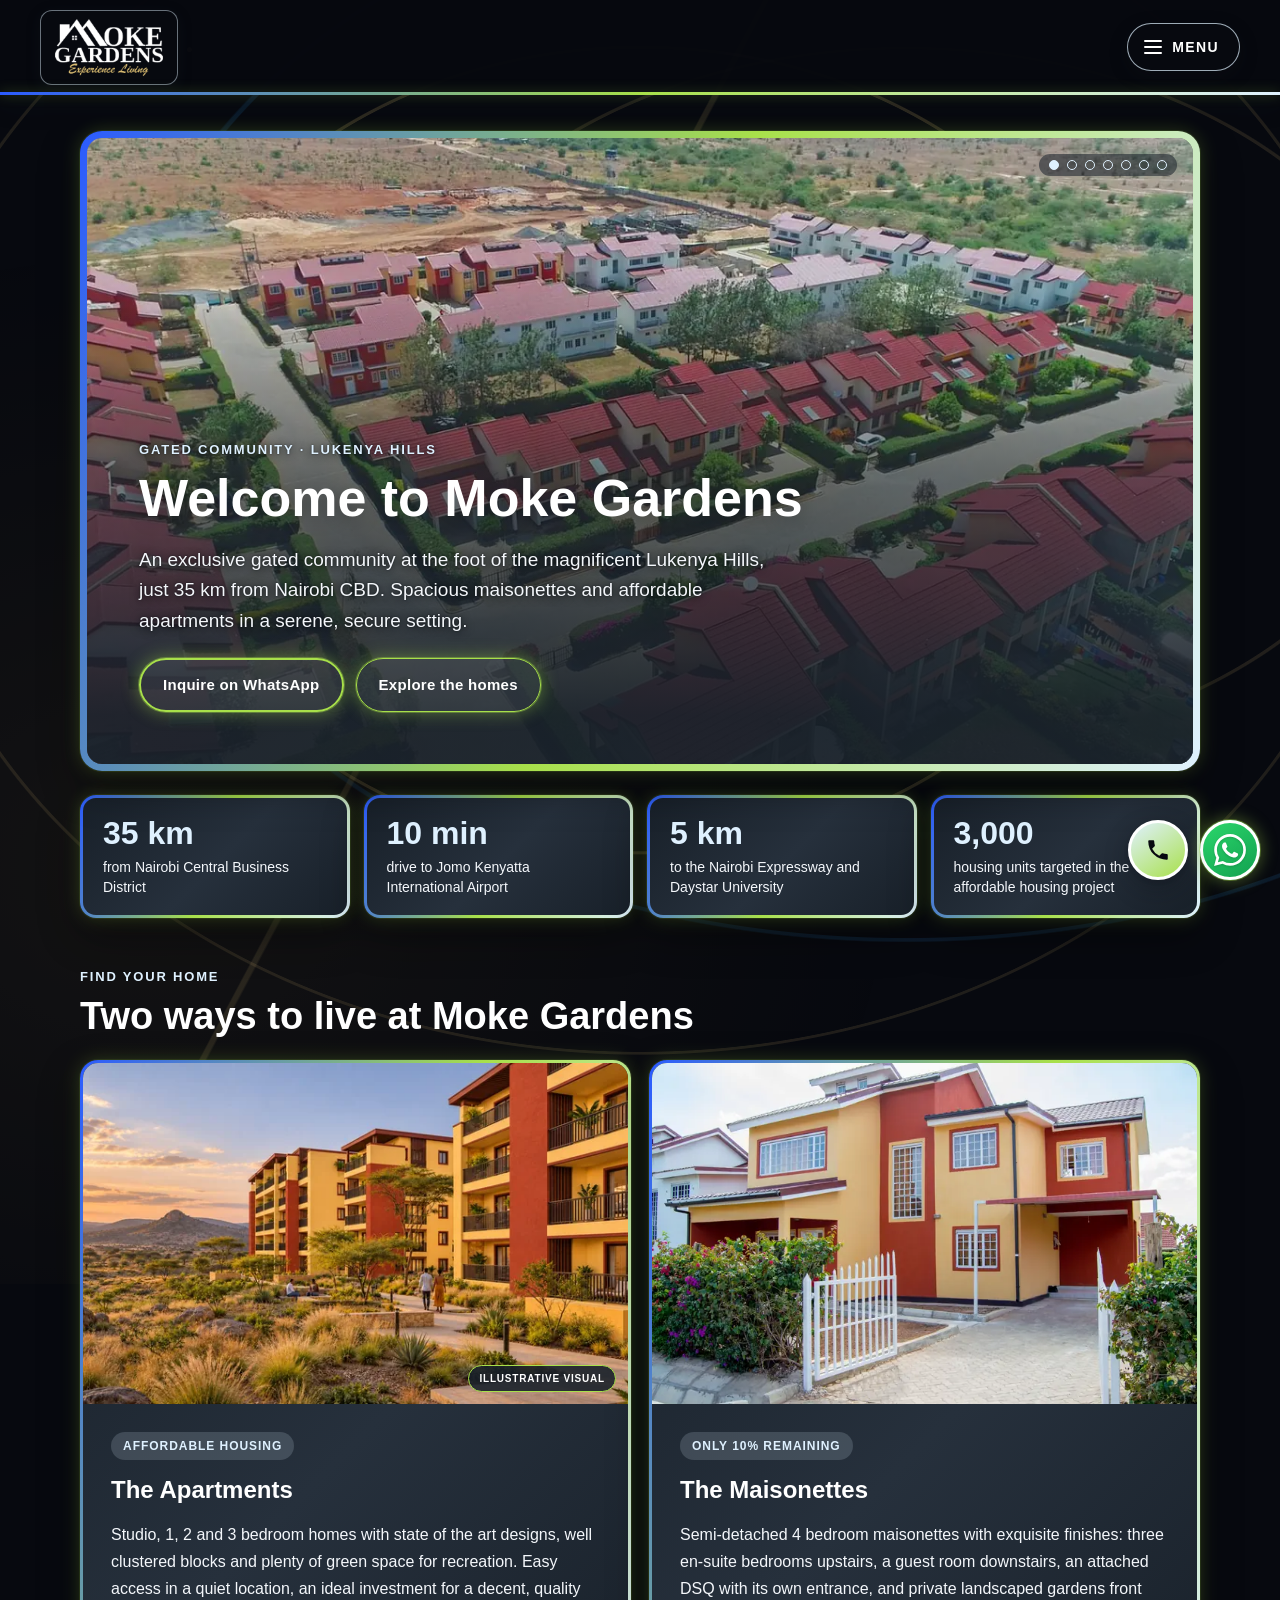
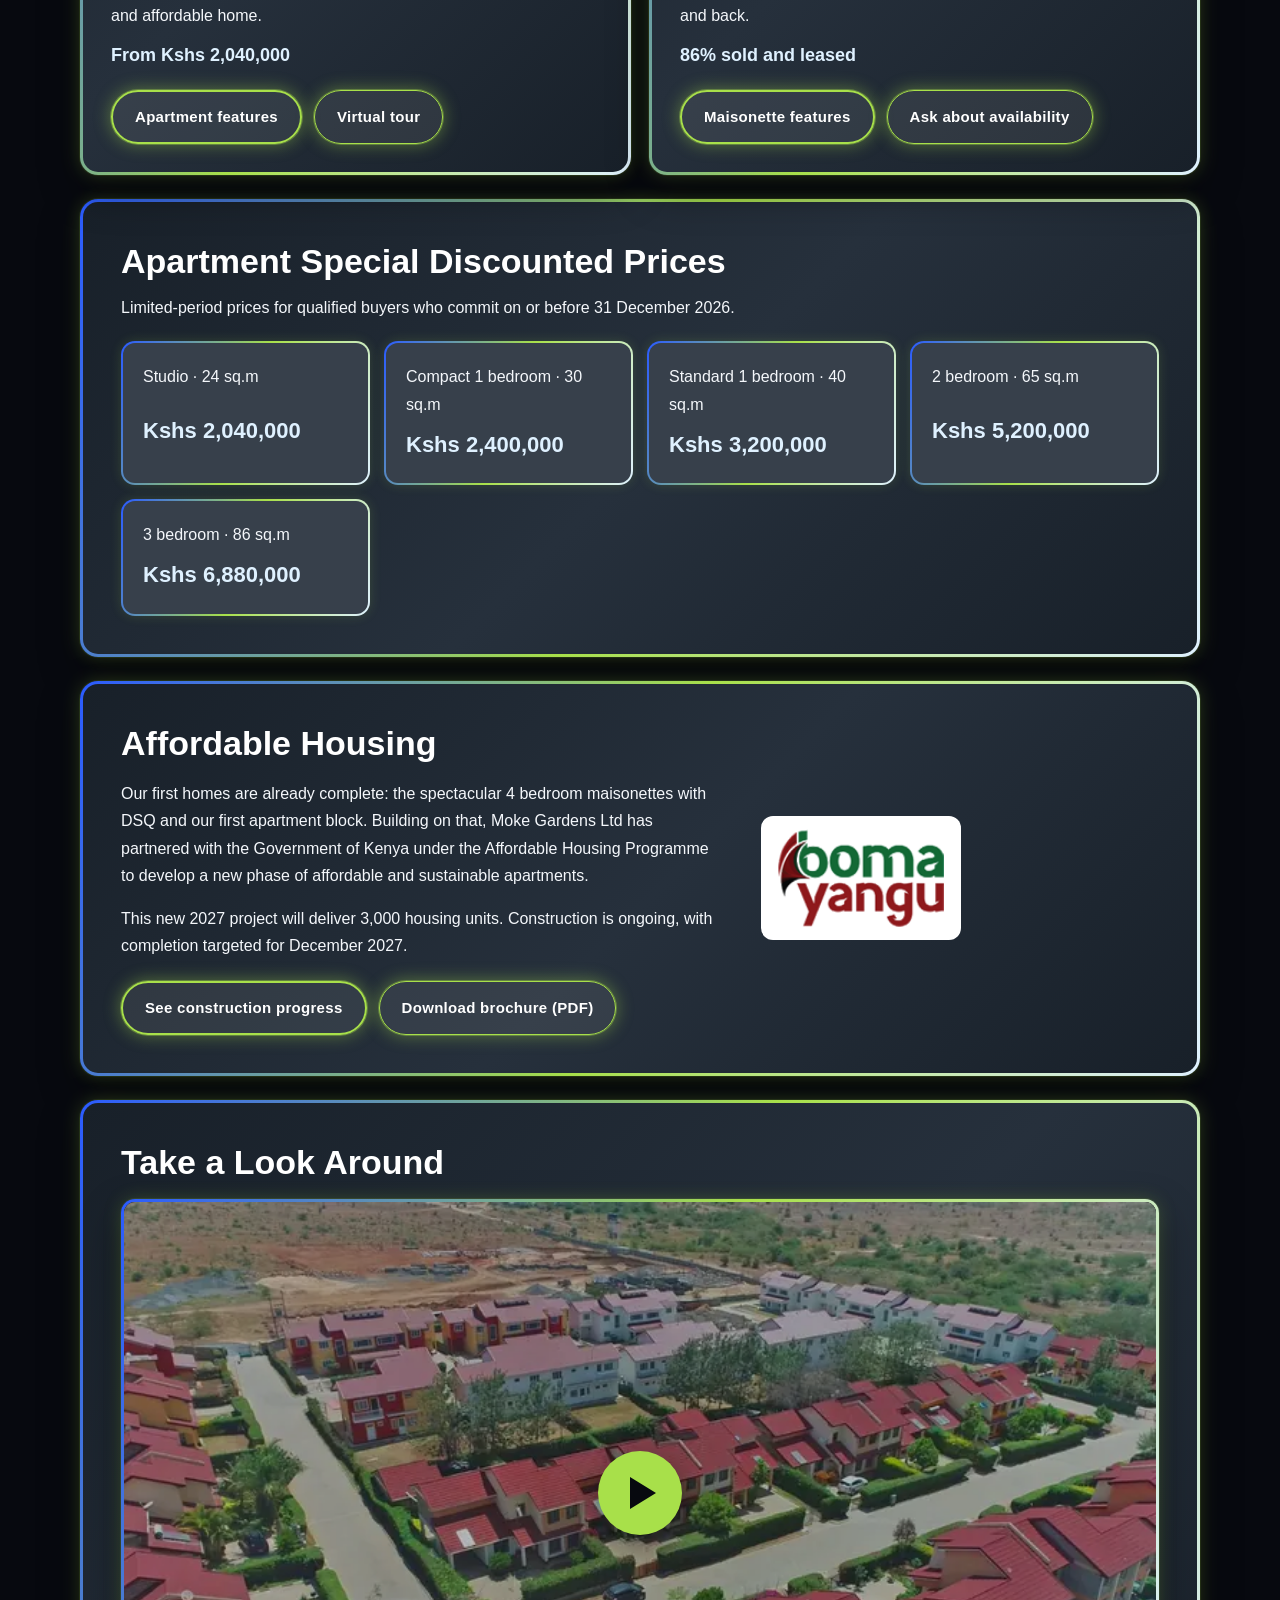
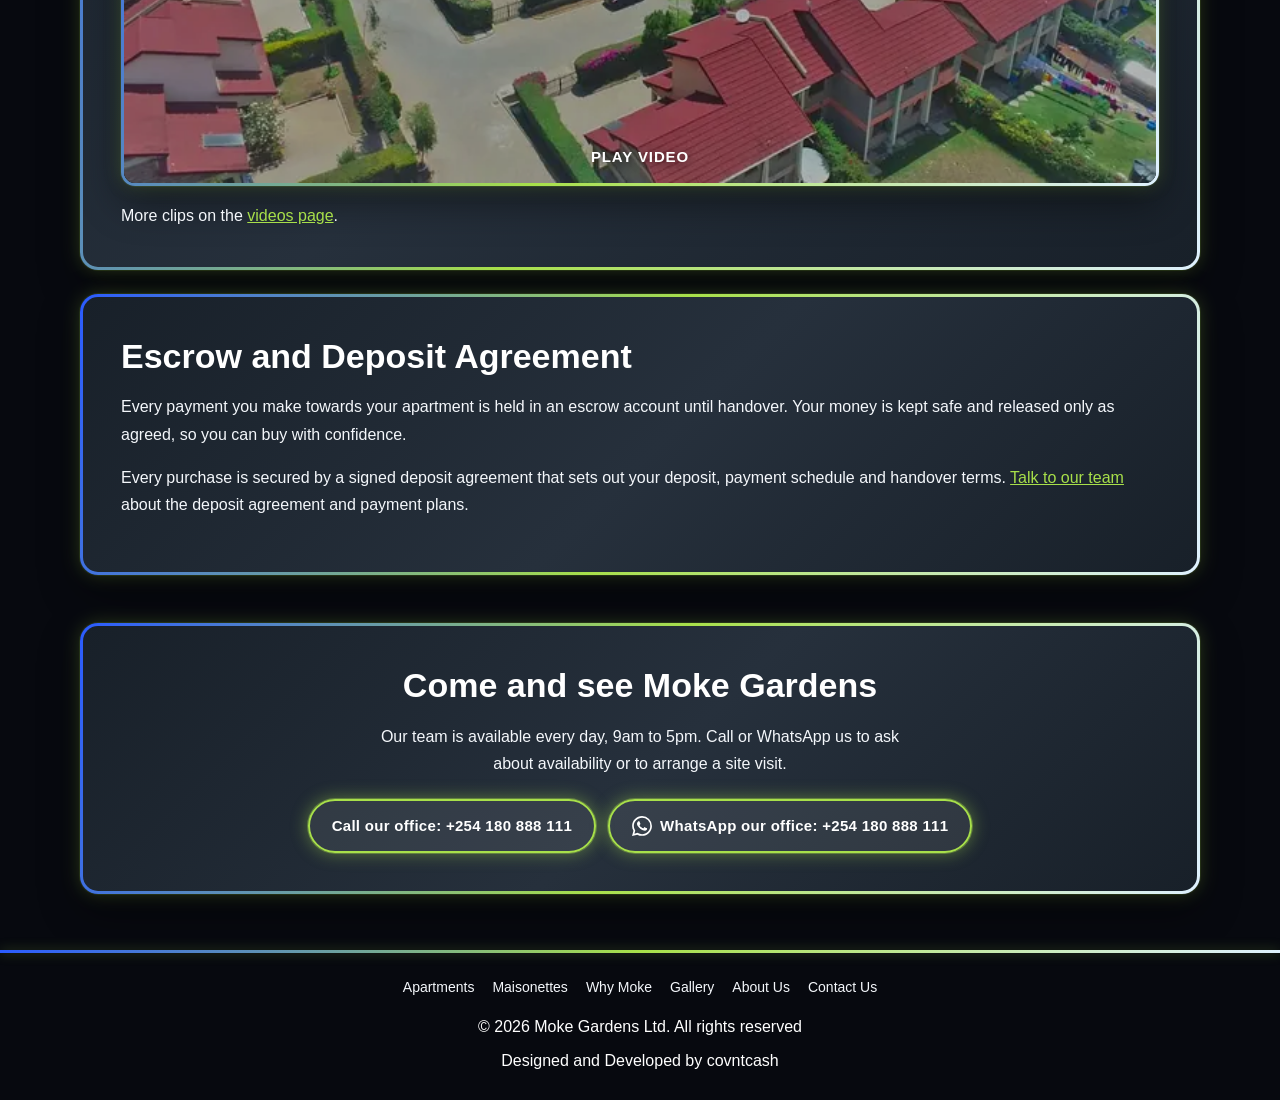
<file: index.html>
<!doctype html>
<html lang="en-GB">
<head>
    <meta charset="utf-8">
    <meta name="viewport" content="width=device-width, initial-scale=1">
    <title>Moke Gardens | Gated Community Homes near Nairobi, Lukenya Hills</title>
    <meta name="robots" content="noindex"><!-- css-playground is an experiment; keep it out of search results -->
    <link rel="icon" type="image/png" href="images/favicon.png">
    <link rel="apple-touch-icon" href="images/apple-touch-icon.png">
    <meta name="description" content="Moke Gardens is a gated community at the foot of the Lukenya Hills, 35 km from Nairobi CBD, offering 4 bedroom maisonettes and affordable studio to 3 bedroom apartments.">
    <link rel="canonical" href="https://shalbet2018-png.github.io/Css-playground/">
    <meta name="theme-color" content="#2779BE">

    <meta property="og:type" content="website">
    <meta property="og:site_name" content="Moke Gardens">
    <meta property="og:locale" content="en_GB">
    <meta property="og:title" content="Moke Gardens | Experience Living">
    <meta property="og:description" content="A gated community at the foot of the Lukenya Hills, 35 km from Nairobi CBD. Maisonettes and affordable apartments from Kshs 2,040,000.">
    <meta property="og:url" content="https://shalbet2018-png.github.io/Css-playground/">
    <meta property="og:image" content="https://shalbet2018-png.github.io/Css-playground/images/photos/2022-02-estate1.webp">
    <meta name="twitter:card" content="summary_large_image">

    <link rel="stylesheet" href="property-pages.css?v=20261106c">
    <link rel="preload" as="image" href="images/photos/2022-02-estate1.webp" imagesrcset="images/photos/thumbs/2022-02-estate1.webp 720w, images/photos/md/2022-02-estate1.webp 1200w, images/photos/2022-02-estate1.webp 1599w" imagesizes="(max-width: 1150px) 100vw, 1120px" fetchpriority="high">

    <script type="application/ld+json">
    {
        "@context": "https://schema.org",
        "@type": "RealEstateAgent",
        "name": "Moke Gardens",
        "url": "https://shalbet2018-png.github.io/Css-playground/",
        "logo": "https://shalbet2018-png.github.io/Css-playground/images/moke-logo.png",
        "image": "https://shalbet2018-png.github.io/Css-playground/images/photos/2022-02-estate1.webp",
        "description": "Gated community at the foot of the Lukenya Hills offering 4 bedroom maisonettes and affordable apartments.",
        "telephone": "+254180888111",
        "address": {
            "@type": "PostalAddress",
            "addressLocality": "Lukenya",
            "addressCountry": "KE"
        },
        "openingHours": "Mo-Su 09:00-17:00"
    }
    </script>
    <link rel="stylesheet" href="theme-neon.css?v=20261106a">
</head>
<body>
    <a class="skip-link" href="#main">Skip to content</a>
    <div class="site-shell">
        <header class="site-header">
            <div class="header-inner">
                <a class="brand" href="index.html" aria-label="Moke Gardens home">
                    <img src="images/moke-logo-light.png" alt="Moke Gardens – Experience Living" width="161" height="87">
                </a>
                <button class="nav-toggle" type="button" aria-expanded="false" aria-controls="site-nav"><span class="nav-toggle-icon" aria-hidden="true"></span><span class="nav-toggle-text">Menu</span></button>
                <nav class="site-nav" id="site-nav" aria-label="Main navigation">
                    <a href="index.html" aria-current="page">HOME</a>
                    <a href="apartments.html">APARTMENTS</a>
                    <a href="maisonette.html">MAISONETTES</a>
                    <a href="why-moke.html">WHY MOKE</a>
                    <details>
                        <summary>VIRTUAL TOUR</summary>
                        <div class="nav-dropdown">
                            <a href="1bed-virtual-tour.html">1 BEDROOM APARTMENT</a><a href="2bed-virtual-tour.html">2 BEDROOM APARTMENT</a>
                            <a href="3bed-virtual-tour.html">3 BEDROOM APARTMENT</a>
                        </div>
                    </details>
                    <details>
                        <summary>GALLERY</summary>
                        <div class="nav-dropdown">
                            <a href="construction-progress.html">CONSTRUCTION PROGRESS</a>
                            <a href="photo-gallery.html">PHOTOS</a>
                            <a href="videos.html">VIDEOS</a>
                        </div>
                    </details>
                    <a href="about-us.html">ABOUT US</a>
                    <a href="contact-us.html">CONTACT US</a>
                </nav>
            </div>
        </header>

        <main class="page-content" id="main">

            <!-- Hero -->
            <section class="hero hero--home" aria-labelledby="page-title">
                <div class="hero-slides" data-hero-slideshow>
                    <img class="hero-image hero-slide is-active" src="images/photos/2022-02-estate1.webp" srcset="images/photos/thumbs/2022-02-estate1.webp 720w, images/photos/md/2022-02-estate1.webp 1200w, images/photos/2022-02-estate1.webp 1599w" sizes="(max-width: 1150px) 100vw, 1120px" width="1599" height="899" alt="Aerial view of the Moke Gardens maisonettes" fetchpriority="high">
                    <img class="hero-image hero-slide" data-illustrative data-srcset="images/renders/thumbs/courtyard.webp?v=20261104e 600w, images/renders/md/courtyard.webp?v=20261104e 1000w, images/renders/courtyard.webp?v=20261104e 1468w" sizes="(max-width: 1150px) 100vw, 1120px" width="1468" height="887" alt="Illustrative visual: the vision for the new affordable apartment blocks at Moke Gardens" decoding="async">
                    <img class="hero-image hero-slide" data-srcset="images/photos/thumbs/2026-11-aerial-1.webp 720w, images/photos/md/2026-11-aerial-1.webp 1200w, images/photos/2026-11-aerial-1.webp 1600w" sizes="(max-width: 1150px) 100vw, 1120px" width="1600" height="899" alt="Aerial view of tree-lined maisonettes with red tiled roofs at Moke Gardens" decoding="async">
                    <span class="render-label hero-render-label">Illustrative visual &middot; new apartments</span>
                    <img class="hero-image hero-slide" data-srcset="images/photos/thumbs/2024-02-dji-0182-v.webp 720w, images/photos/md/2024-02-dji-0182-v.webp 1200w, images/photos/2024-02-dji-0182-v.webp 1920w" sizes="(max-width: 1150px) 100vw, 1120px" width="1920" height="1080" alt="Drone view over the Moke Gardens estate and gardens" decoding="async">
                    <img class="hero-image hero-slide" data-srcset="images/photos/thumbs/2022-02-house-18.webp 720w, images/photos/md/2022-02-house-18.webp 1200w, images/photos/2022-02-house-18.webp 1920w" sizes="(max-width: 1150px) 100vw, 1120px" width="1920" height="1277" alt="Bright Moke Gardens maisonette with landscaped garden" decoding="async">
                    <img class="hero-image hero-slide" data-srcset="images/photos/thumbs/2026-06-apartments-home.webp 720w, images/photos/md/2026-06-apartments-home.webp 1200w, images/photos/2026-06-apartments-home.webp 1920w" sizes="(max-width: 1150px) 100vw, 1120px" width="1920" height="1080" alt="Completed Moke Gardens apartment block with rooftop solar" decoding="async">
                    <img class="hero-image hero-slide" data-srcset="images/photos/thumbs/2026-11-aerial-2.webp 720w, images/photos/md/2026-11-aerial-2.webp 1200w, images/photos/2026-11-aerial-2.webp 1600w" sizes="(max-width: 1150px) 100vw, 1120px" width="1600" height="899" alt="Aerial view down a paved estate street lined with gardens and maisonettes" decoding="async">
                    <img class="hero-image hero-slide" data-srcset="images/photos/thumbs/2022-02-moke234.webp 720w, images/photos/md/2022-02-moke234.webp 1200w, images/photos/2022-02-moke234.webp 1920w" sizes="(max-width: 1150px) 100vw, 1120px" width="1920" height="1280" alt="Paved, tree-lined street between the maisonettes" decoding="async">
                    <img class="hero-image hero-slide" data-srcset="images/photos/thumbs/2022-02-house-171.webp 720w, images/photos/md/2022-02-house-171.webp 1200w, images/photos/2022-02-house-171.webp 1920w" sizes="(max-width: 1150px) 100vw, 1120px" width="1920" height="1277" alt="Furnished lounge inside a Moke Gardens home" decoding="async">
                </div>
                <div class="hero-dots" role="group" aria-label="Choose slide"><button type="button" aria-label="Show picture 1 of 7" aria-current="true"></button><button type="button" aria-label="Show picture 2 of 7"></button><button type="button" aria-label="Show picture 3 of 7"></button><button type="button" aria-label="Show picture 4 of 7"></button><button type="button" aria-label="Show picture 5 of 7"></button><button type="button" aria-label="Show picture 6 of 7"></button><button type="button" aria-label="Show picture 7 of 7"></button></div>
                <div class="hero-copy">
                    <p>Gated community · Lukenya Hills</p>
                    <h1 id="page-title">Welcome to Moke Gardens</h1>
                    <p class="hero-lead">An exclusive gated community at the foot of the magnificent Lukenya Hills, just 35 km from Nairobi CBD. Spacious maisonettes and affordable apartments in a serene, secure setting.</p>
                    <div class="btn-row">
                        <a class="btn btn-gold" href="https://wa.me/254180888111?text=Hello%20Moke%20Gardens%2C%20I%27d%20like%20to%20make%20an%20inquiry." target="_blank" rel="noopener">Inquire on WhatsApp</a>
                        <a class="btn" href="#homes">Explore the homes</a>
                    </div>
                </div>
            </section>

            <!-- Quick facts -->
            <section class="fact-grid reveal" aria-label="Location highlights">
                <div class="fact"><strong>35 km</strong><span>from Nairobi Central Business District</span></div>
                <div class="fact"><strong>10 min</strong><span>drive to Jomo Kenyatta International Airport</span></div>
                <div class="fact"><strong>5 km</strong><span>to the Nairobi Expressway and Daystar University</span></div>
                <div class="fact"><strong>3,000</strong><span>housing units targeted in the affordable housing project</span></div>
            </section>

            <!-- Homes -->
            <div class="section-head reveal" id="homes">
                <p>Find your home</p>
                <h2>Two ways to live at Moke Gardens</h2>
            </div>

            <div class="listing-grid">
                <article class="listing-card reveal">
                    <div class="render-figure"><img src="data:image/svg+xml,%3Csvg xmlns='http://www.w3.org/2000/svg' viewBox='0 0 1468 887'%3E%3C/svg%3E" data-lazy-src="images/renders/courtyard.webp?v=20261104e" data-lazy-srcset="images/renders/thumbs/courtyard.webp?v=20261104e 600w, images/renders/md/courtyard.webp?v=20261104e 1000w, images/renders/courtyard.webp?v=20261104e 1468w" sizes="(max-width: 900px) 100vw, 540px" width="1468" height="887" alt="Artist's impression of affordable apartment blocks at Moke Gardens" decoding="async"><span class="render-label">Illustrative visual</span></div>
                    <div class="listing-body">
                        <span class="listing-tag">Affordable housing</span>
                        <h3>The Apartments</h3>
                        <p>Studio, 1, 2 and 3 bedroom homes with state of the art designs, well clustered blocks and plenty of green space for recreation. Easy access in a quiet location, an ideal investment for a decent, quality and affordable home.</p>
                        <p class="listing-price">From Kshs 2,040,000</p>
                        <div class="btn-row">
                            <a class="btn btn-gold" href="apartments.html">Apartment features</a>
                            <a class="btn" href="2bed-virtual-tour.html">Virtual tour</a>
                        </div>
                    </div>
                </article>

                <article class="listing-card reveal">
                    <img src="data:image/svg+xml,%3Csvg xmlns='http://www.w3.org/2000/svg' viewBox='0 0 1920 1277'%3E%3C/svg%3E" data-lazy-src="images/photos/2022-02-house-18.webp" data-lazy-srcset="images/photos/thumbs/2022-02-house-18.webp 720w, images/photos/md/2022-02-house-18.webp 1200w, images/photos/2022-02-house-18.webp 1920w" sizes="(max-width: 900px) 100vw, 540px" width="1920" height="1277" alt="Moke Gardens maisonette with its private front garden" decoding="async">
                    <div class="listing-body">
                        <span class="listing-tag">Only 10% remaining</span>
                        <h3>The Maisonettes</h3>
                        <p>Semi-detached 4 bedroom maisonettes with exquisite finishes: three en-suite bedrooms upstairs, a guest room downstairs, an attached DSQ with its own entrance, and private landscaped gardens front and back.</p>
                        <p class="listing-price">86% sold and leased</p>
                        <div class="btn-row">
                            <a class="btn btn-gold" href="maisonette.html">Maisonette features</a>
                            <a class="btn" href="https://wa.me/254180888111?text=Hello%20Moke%20Gardens%2C%20is%20a%20maisonette%20still%20available%3F" target="_blank" rel="noopener">Ask about availability</a>
                        </div>
                    </div>
                </article>
            </div>

            <!-- Pricing -->
            <section class="content-card pricing reveal" aria-labelledby="pricing-title">
                <h2 id="pricing-title">Apartment Special Discounted Prices</h2>
                <p class="pricing-intro">Limited-period prices for qualified buyers who commit on or before 31 December 2026.</p>
                <div class="price-grid">
                    <div class="price-item"><span>Studio · 24 sq.m</span><strong>Kshs 2,040,000</strong></div>
                    <div class="price-item"><span>Compact 1 bedroom · 30 sq.m</span><strong>Kshs 2,400,000</strong></div>
                    <div class="price-item"><span>Standard 1 bedroom · 40 sq.m</span><strong>Kshs 3,200,000</strong></div>
                    <div class="price-item"><span>2 bedroom · 65 sq.m</span><strong>Kshs 5,200,000</strong></div>
                    <div class="price-item"><span>3 bedroom · 86 sq.m</span><strong>Kshs 6,880,000</strong></div>
                </div>
            </section>

            <!-- Affordable housing -->
            <section class="content-card reveal" aria-labelledby="ahp-title">
                <div class="split">
                    <div>
                        <h2 id="ahp-title">Affordable Housing</h2>
                        <p>Our first homes are already complete: the spectacular 4 bedroom maisonettes with DSQ and our first apartment block. Building on that, Moke Gardens Ltd has partnered with the Government of Kenya under the Affordable Housing Programme to develop a new phase of affordable and sustainable apartments.</p>
                        <p>This new 2027 project will deliver 3,000 housing units. Construction is ongoing, with completion targeted for December 2027.</p>
                        <div class="btn-row">
                            <a class="btn btn-gold" href="construction-progress.html">See construction progress</a>
                            <a class="btn" href="files/moke-gardens-brochure.pdf?v=20261124a" target="_blank" rel="noopener">Download brochure (PDF)</a>
                        </div>
                    </div>
                    <span class="partner-logo">
                        <img src="data:image/svg+xml,%3Csvg xmlns='http://www.w3.org/2000/svg' viewBox='0 0 153 91'%3E%3C/svg%3E" data-lazy-src="images/partners/boma-yangu.png" width="153" height="91" alt="Boma Yangu – Affordable Housing Programme">
                    </span>
                </div>
            </section>

            <!-- Video -->
            <section class="content-card reveal" aria-labelledby="video-title">
                <h2 id="video-title">Take a Look Around</h2>
                <div class="media-frame">
                    <button class="video-lite" type="button" data-youtube="x8S_i5KXcPo" aria-label="Play video: Moke Gardens video tour"><img src="data:image/svg+xml,%3Csvg xmlns='http://www.w3.org/2000/svg' viewBox='0 0 720 405'%3E%3C/svg%3E" data-lazy-src="images/photos/thumbs/2022-02-estate1.webp" width="720" height="405" alt="" decoding="async"><span class="video-play" aria-hidden="true"></span><span class="video-label">Play video</span></button>
                </div>
                <p class="media-note">More clips on the <a href="videos.html">videos page</a>.</p>
            </section>

            <!-- Escrow protection -->
            <section class="content-card reveal" aria-labelledby="escrow-title">
                <h2 id="escrow-title">Escrow and Deposit Agreement</h2>
                <p>Every payment you make towards your apartment is held in an escrow account until handover. Your money is kept safe and released only as agreed, so you can buy with confidence.</p>
                <p>Every purchase is secured by a signed deposit agreement that sets out your deposit, payment schedule and handover terms. <a href="contact-us.html">Talk to our team</a> about the deposit agreement and payment plans.</p>
            </section>

            <!-- Call to action -->
            <section class="content-card cta-band reveal" aria-labelledby="cta-title">
                <h2 id="cta-title">Come and see Moke Gardens</h2>
                <p>Our team is available every day, 9am to 5pm. Call or WhatsApp us to ask about availability or to arrange a site visit.</p>
                <div class="btn-row">
                    <a class="btn btn-gold" href="tel:+254180888111">Call our office: +254 180 888 111</a>
                    <a class="btn btn-whatsapp" href="https://wa.me/254180888111?text=Hello%20Moke%20Gardens%2C%20I%27d%20like%20to%20make%20an%20inquiry." target="_blank" rel="noopener"><svg viewBox="0 0 24 24" aria-hidden="true" focusable="false"><path fill="currentColor" d="M17.47 14.38c-.3-.15-1.76-.87-2.03-.97-.27-.1-.47-.15-.67.15-.2.3-.77.97-.94 1.16-.17.2-.35.22-.64.08-.3-.15-1.26-.47-2.39-1.48-.88-.79-1.48-1.76-1.65-2.06-.17-.3-.02-.46.13-.6.13-.14.3-.35.45-.52.15-.18.2-.3.3-.5.1-.2.05-.37-.03-.52-.07-.15-.67-1.61-.92-2.2-.24-.58-.49-.5-.67-.51h-.57c-.2 0-.52.07-.79.37-.27.3-1.04 1.02-1.04 2.48s1.07 2.88 1.21 3.07c.15.2 2.1 3.2 5.08 4.49.71.31 1.26.49 1.7.63.71.22 1.36.2 1.87.12.57-.09 1.76-.72 2-1.41.25-.7.25-1.29.18-1.41-.08-.13-.27-.2-.57-.35m-5.42 7.4h-.01a9.87 9.87 0 0 1-5.03-1.38l-.36-.21-3.74.98 1-3.65-.24-.37a9.86 9.86 0 0 1-1.51-5.26c0-5.45 4.44-9.88 9.89-9.88 2.64 0 5.12 1.03 6.99 2.9a9.82 9.82 0 0 1 2.89 6.99c0 5.45-4.44 9.88-9.89 9.88m8.41-18.3A11.82 11.82 0 0 0 12.05 0C5.5 0 .16 5.34.16 11.89c0 2.1.55 4.14 1.59 5.95L.06 24l6.3-1.65a11.88 11.88 0 0 0 5.68 1.45h.01c6.55 0 11.89-5.34 11.89-11.89a11.82 11.82 0 0 0-3.48-8.41Z"/></svg><span>WhatsApp our office: +254 180 888 111</span></a>
                </div>
            </section>
        </main>

        <footer class="site-footer">
            <nav aria-label="Footer">
                <a href="apartments.html">Apartments</a>
                <a href="maisonette.html">Maisonettes</a>
                <a href="why-moke.html">Why Moke</a>
                <a href="photo-gallery.html">Gallery</a>
                <a href="about-us.html">About Us</a>
                <a href="contact-us.html">Contact Us</a>
            </nav>
            <p>© <span data-year>2026</span> Moke Gardens Ltd. All rights reserved</p>
            <p>Designed and Developed by covntcash</p>
        </footer>
    </div>

    <div class="fab-stack">
        <a class="btn btn-whatsapp" href="https://wa.me/254180888111?text=Hello%20Moke%20Gardens%2C%20I%27d%20like%20to%20make%20an%20inquiry." target="_blank" rel="noopener"><svg viewBox="0 0 24 24" aria-hidden="true" focusable="false"><path fill="currentColor" d="M17.47 14.38c-.3-.15-1.76-.87-2.03-.97-.27-.1-.47-.15-.67.15-.2.3-.77.97-.94 1.16-.17.2-.35.22-.64.08-.3-.15-1.26-.47-2.39-1.48-.88-.79-1.48-1.76-1.65-2.06-.17-.3-.02-.46.13-.6.13-.14.3-.35.45-.52.15-.18.2-.3.3-.5.1-.2.05-.37-.03-.52-.07-.15-.67-1.61-.92-2.2-.24-.58-.49-.5-.67-.51h-.57c-.2 0-.52.07-.79.37-.27.3-1.04 1.02-1.04 2.48s1.07 2.88 1.21 3.07c.15.2 2.1 3.2 5.08 4.49.71.31 1.26.49 1.7.63.71.22 1.36.2 1.87.12.57-.09 1.76-.72 2-1.41.25-.7.25-1.29.18-1.41-.08-.13-.27-.2-.57-.35m-5.42 7.4h-.01a9.87 9.87 0 0 1-5.03-1.38l-.36-.21-3.74.98 1-3.65-.24-.37a9.86 9.86 0 0 1-1.51-5.26c0-5.45 4.44-9.88 9.89-9.88 2.64 0 5.12 1.03 6.99 2.9a9.82 9.82 0 0 1 2.89 6.99c0 5.45-4.44 9.88-9.89 9.88m8.41-18.3A11.82 11.82 0 0 0 12.05 0C5.5 0 .16 5.34.16 11.89c0 2.1.55 4.14 1.59 5.95L.06 24l6.3-1.65a11.88 11.88 0 0 0 5.68 1.45h.01c6.55 0 11.89-5.34 11.89-11.89a11.82 11.82 0 0 0-3.48-8.41Z"/></svg><span>WhatsApp our office</span></a>
        <a class="btn btn-gold call-fab" href="tel:+254180888111"><svg viewBox="0 0 24 24" aria-hidden="true" focusable="false"><path fill="currentColor" d="M6.6 10.8a15.1 15.1 0 0 0 6.6 6.6l2.2-2.2c.3-.3.7-.4 1-.2 1.1.4 2.3.6 3.6.6.6 0 1 .4 1 1V20c0 .6-.4 1-1 1A17 17 0 0 1 3 4c0-.6.4-1 1-1h3.5c.6 0 1 .4 1 1 0 1.3.2 2.5.6 3.6.1.3 0 .7-.2 1l-2.3 2.2Z"/></svg><span>Call our office: +254 180 888 111</span></a>
    </div>
    <script src="site.js?v=20261123a" defer></script>
</body>
</html>
</file>
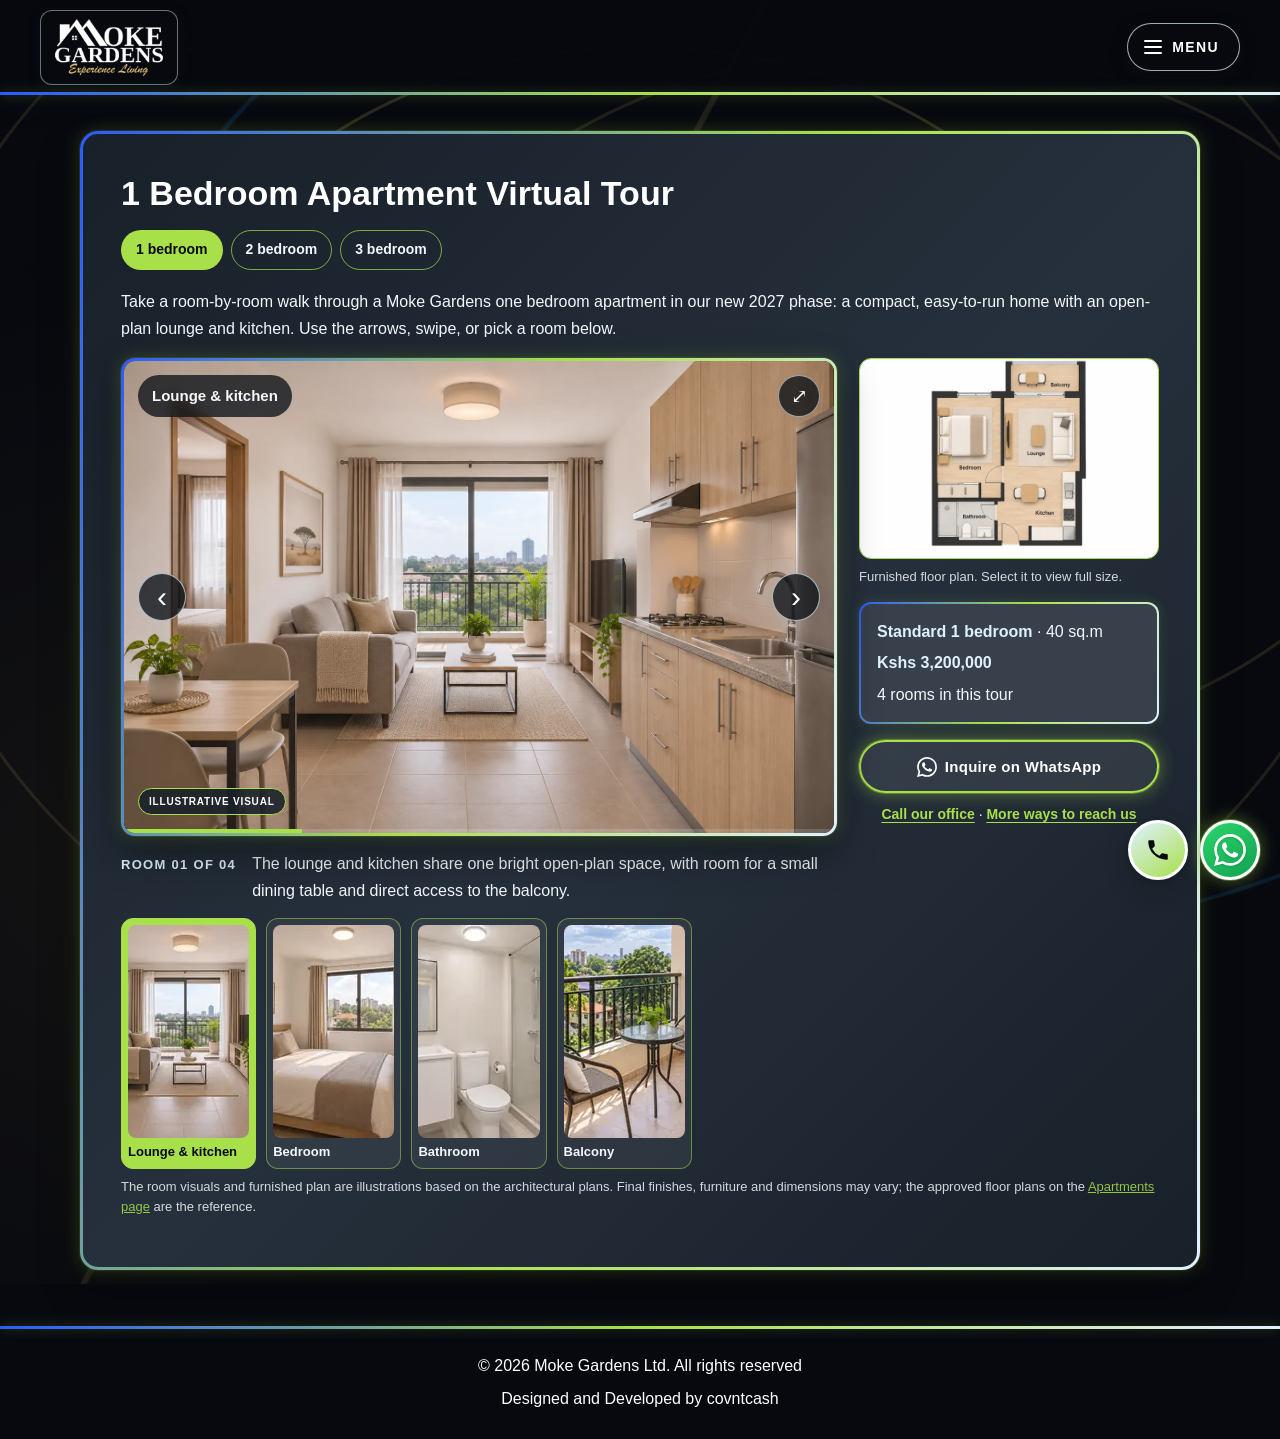
<file: 1bed-virtual-tour.html>
<!doctype html>
<html lang="en">
<head>
    <meta charset="utf-8">
    <meta name="viewport" content="width=device-width, initial-scale=1">
    <title>1 Bedroom Apartment Virtual Tour</title>
    <meta name="robots" content="noindex"><!-- css-playground is an experiment; keep it out of search results -->
    <meta name="description" content="Room-by-room virtual tour of the Moke Gardens one bedroom apartment, with a furnished floor plan.">
    <link rel="icon" type="image/png" href="images/favicon.png">
    <link rel="apple-touch-icon" href="images/apple-touch-icon.png">
    <link rel="stylesheet" href="property-pages.css?v=20261106c">
    <link rel="stylesheet" href="theme-neon.css?v=20261106a">
</head>
<body>
    <a class="skip-link" href="#main">Skip to content</a><div class="site-shell">
    <header class="site-header"><div class="header-inner">
        <a class="brand" href="index.html" aria-label="Moke Gardens home"><img src="images/moke-logo-light.png" alt="Moke Gardens – Experience Living" width="161" height="87"></a>
        <button class="nav-toggle" type="button" aria-expanded="false" aria-controls="site-nav"><span class="nav-toggle-icon" aria-hidden="true"></span><span class="nav-toggle-text">Menu</span></button>
                <nav class="site-nav" id="site-nav" aria-label="Main navigation">
            <a href="index.html">HOME</a><a href="apartments.html">APARTMENTS</a><a href="maisonette.html">MAISONETTES</a><a href="why-moke.html">WHY MOKE</a>
            <details><summary class="active">VIRTUAL TOUR</summary><div class="nav-dropdown"><a href="1bed-virtual-tour.html" aria-current="page">1 BEDROOM APARTMENT</a><a href="2bed-virtual-tour.html">2 BEDROOM APARTMENT</a><a href="3bed-virtual-tour.html">3 BEDROOM APARTMENT</a></div></details>
            <details><summary>GALLERY</summary><div class="nav-dropdown"><a href="construction-progress.html">CONSTRUCTION PROGRESS</a><a href="photo-gallery.html">PHOTOS</a><a href="videos.html">VIDEOS</a></div></details>
            <a href="about-us.html">ABOUT US</a><a href="contact-us.html">CONTACT US</a>
        </nav>
    </div></header>
    <main class="page-content" id="main">
        <section class="content-card" aria-labelledby="tour-title"><h2 id="tour-title">1 Bedroom Apartment Virtual Tour</h2>
            <nav class="tour-switch" aria-label="Choose an apartment tour"><a href="1bed-virtual-tour.html" aria-current="page">1 bedroom</a><a href="2bed-virtual-tour.html">2 bedroom</a><a href="3bed-virtual-tour.html">3 bedroom</a></nav>
            <p>Take a room-by-room walk through a Moke Gardens one bedroom apartment in our new 2027 phase: a compact, easy-to-run home with an open-plan lounge and kitchen. Use the arrows, swipe, or pick a room below.</p>
            <div class="tour-layout">
                <div class="room-tour" data-base="images/tour/1bed/" data-rooms='[{"id": "open-plan-lounge-kitchen", "title": "Lounge &amp; kitchen", "text": "The lounge and kitchen share one bright open-plan space, with room for a small dining table and direct access to the balcony."}, {"id": "bedroom", "title": "Bedroom", "text": "A quiet bedroom with a fitted wardrobe and space for a double bed and bedside tables."}, {"id": "bathroom", "title": "Bathroom", "text": "A practical bathroom with a walk-in shower, ceramic tiles and a vanity basin."}, {"id": "balcony", "title": "Balcony", "text": "A private balcony for morning coffee or evening air, with a tiled floor and metal railing."}]'>
                    <noscript><p>Please enable JavaScript to view the room-by-room tour. You can also see these rooms on the <a href="apartments.html">Apartments page</a>.</p></noscript>
                </div>
                <aside class="tour-aside" aria-label="Apartment details">
                    <figure><a href="images/plans/1-bed-furnished.webp?v=20261105a" data-lightbox="plan-1" data-caption="One bedroom apartment: furnished floor plan (illustrative)"><img src="images/plans/1-bed-furnished.webp?v=20261105a" width="1400" height="933" alt="Furnished floor plan of the one bedroom apartment showing the lounge & kitchen, bedroom, bathroom, balcony" decoding="async"></a><figcaption>Furnished floor plan. Select it to view full size.</figcaption></figure>
                    <ul class="tour-facts">
                        <li><strong>Standard 1 bedroom</strong> · 40 sq.m</li>
                        <li><strong>Kshs 3,200,000</strong></li>
                        <li>4 rooms in this tour</li>
                    </ul>
                    <div class="tour-booking">
                        <a class="btn btn-whatsapp tour-book" href="https://wa.me/254180888111?text=Hello%20Moke%20Gardens%2C%20I%27d%20like%20to%20inquire%20about%20the%20standard%201%20bedroom%20apartment%20%2840%20sq.m%2C%20Kshs%203%2C200%2C000%29.%20Please%20share%20more%20details." target="_blank" rel="noopener"><svg viewBox="0 0 24 24" aria-hidden="true" focusable="false"><path fill="currentColor" d="M17.47 14.38c-.3-.15-1.76-.87-2.03-.97-.27-.1-.47-.15-.67.15-.2.3-.77.97-.94 1.16-.17.2-.35.22-.64.08-.3-.15-1.26-.47-2.39-1.48-.88-.79-1.48-1.76-1.65-2.06-.17-.3-.02-.46.13-.6.13-.14.3-.35.45-.52.15-.18.2-.3.3-.5.1-.2.05-.37-.03-.52-.07-.15-.67-1.61-.92-2.2-.24-.58-.49-.5-.67-.51h-.57c-.2 0-.52.07-.79.37-.27.3-1.04 1.02-1.04 2.48s1.07 2.88 1.21 3.07c.15.2 2.1 3.2 5.08 4.49.71.31 1.26.49 1.7.63.71.22 1.36.2 1.87.12.57-.09 1.76-.72 2-1.41.25-.7.25-1.29.18-1.41-.08-.13-.27-.2-.57-.35m-5.42 7.4h-.01a9.87 9.87 0 0 1-5.03-1.38l-.36-.21-3.74.98 1-3.65-.24-.37a9.86 9.86 0 0 1-1.51-5.26c0-5.45 4.44-9.88 9.89-9.88 2.64 0 5.12 1.03 6.99 2.9a9.82 9.82 0 0 1 2.89 6.99c0 5.45-4.44 9.88-9.89 9.88m8.41-18.3A11.82 11.82 0 0 0 12.05 0C5.5 0 .16 5.34.16 11.89c0 2.1.55 4.14 1.59 5.95L.06 24l6.3-1.65a11.88 11.88 0 0 0 5.68 1.45h.01c6.55 0 11.89-5.34 11.89-11.89a11.82 11.82 0 0 0-3.48-8.41Z"/></svg><span>Inquire on WhatsApp</span></a>
                        <p class="tour-book-alt"><a href="tel:+254180888111">Call our office</a><span aria-hidden="true"> &middot; </span><a href="contact-us.html?unit=1-bedroom">More ways to reach us</a></p>
                    </div>
                </aside>
            </div>
            <p class="tour-note">The room visuals and furnished plan are illustrations based on the architectural plans. Final finishes, furniture and dimensions may vary; the approved floor plans on the <a href="apartments.html">Apartments page</a> are the reference.</p>
        </section>
    </main>
    <footer class="site-footer"><p>&copy; <span data-year>2026</span> Moke Gardens Ltd. All rights reserved</p><p>Designed and Developed by covntcash</p></footer>
</div>    <div class="fab-stack">
        <a class="btn btn-whatsapp" href="https://wa.me/254180888111?text=Hello%20Moke%20Gardens%2C%20I%27d%20like%20to%20make%20an%20inquiry." target="_blank" rel="noopener"><svg viewBox="0 0 24 24" aria-hidden="true" focusable="false"><path fill="currentColor" d="M17.47 14.38c-.3-.15-1.76-.87-2.03-.97-.27-.1-.47-.15-.67.15-.2.3-.77.97-.94 1.16-.17.2-.35.22-.64.08-.3-.15-1.26-.47-2.39-1.48-.88-.79-1.48-1.76-1.65-2.06-.17-.3-.02-.46.13-.6.13-.14.3-.35.45-.52.15-.18.2-.3.3-.5.1-.2.05-.37-.03-.52-.07-.15-.67-1.61-.92-2.2-.24-.58-.49-.5-.67-.51h-.57c-.2 0-.52.07-.79.37-.27.3-1.04 1.02-1.04 2.48s1.07 2.88 1.21 3.07c.15.2 2.1 3.2 5.08 4.49.71.31 1.26.49 1.7.63.71.22 1.36.2 1.87.12.57-.09 1.76-.72 2-1.41.25-.7.25-1.29.18-1.41-.08-.13-.27-.2-.57-.35m-5.42 7.4h-.01a9.87 9.87 0 0 1-5.03-1.38l-.36-.21-3.74.98 1-3.65-.24-.37a9.86 9.86 0 0 1-1.51-5.26c0-5.45 4.44-9.88 9.89-9.88 2.64 0 5.12 1.03 6.99 2.9a9.82 9.82 0 0 1 2.89 6.99c0 5.45-4.44 9.88-9.89 9.88m8.41-18.3A11.82 11.82 0 0 0 12.05 0C5.5 0 .16 5.34.16 11.89c0 2.1.55 4.14 1.59 5.95L.06 24l6.3-1.65a11.88 11.88 0 0 0 5.68 1.45h.01c6.55 0 11.89-5.34 11.89-11.89a11.82 11.82 0 0 0-3.48-8.41Z"/></svg><span>WhatsApp our office</span></a>
        <a class="btn btn-gold call-fab" href="tel:+254180888111"><svg viewBox="0 0 24 24" aria-hidden="true" focusable="false"><path fill="currentColor" d="M6.6 10.8a15.1 15.1 0 0 0 6.6 6.6l2.2-2.2c.3-.3.7-.4 1-.2 1.1.4 2.3.6 3.6.6.6 0 1 .4 1 1V20c0 .6-.4 1-1 1A17 17 0 0 1 3 4c0-.6.4-1 1-1h3.5c.6 0 1 .4 1 1 0 1.3.2 2.5.6 3.6.1.3 0 .7-.2 1l-2.3 2.2Z"/></svg><span>Call our office: +254 180 888 111</span></a>
    </div>
    <script src="site.js?v=20261123a" defer></script>
    <script src="room-tour.js?v=20261112a" defer></script>
</body>
</html>
</file>
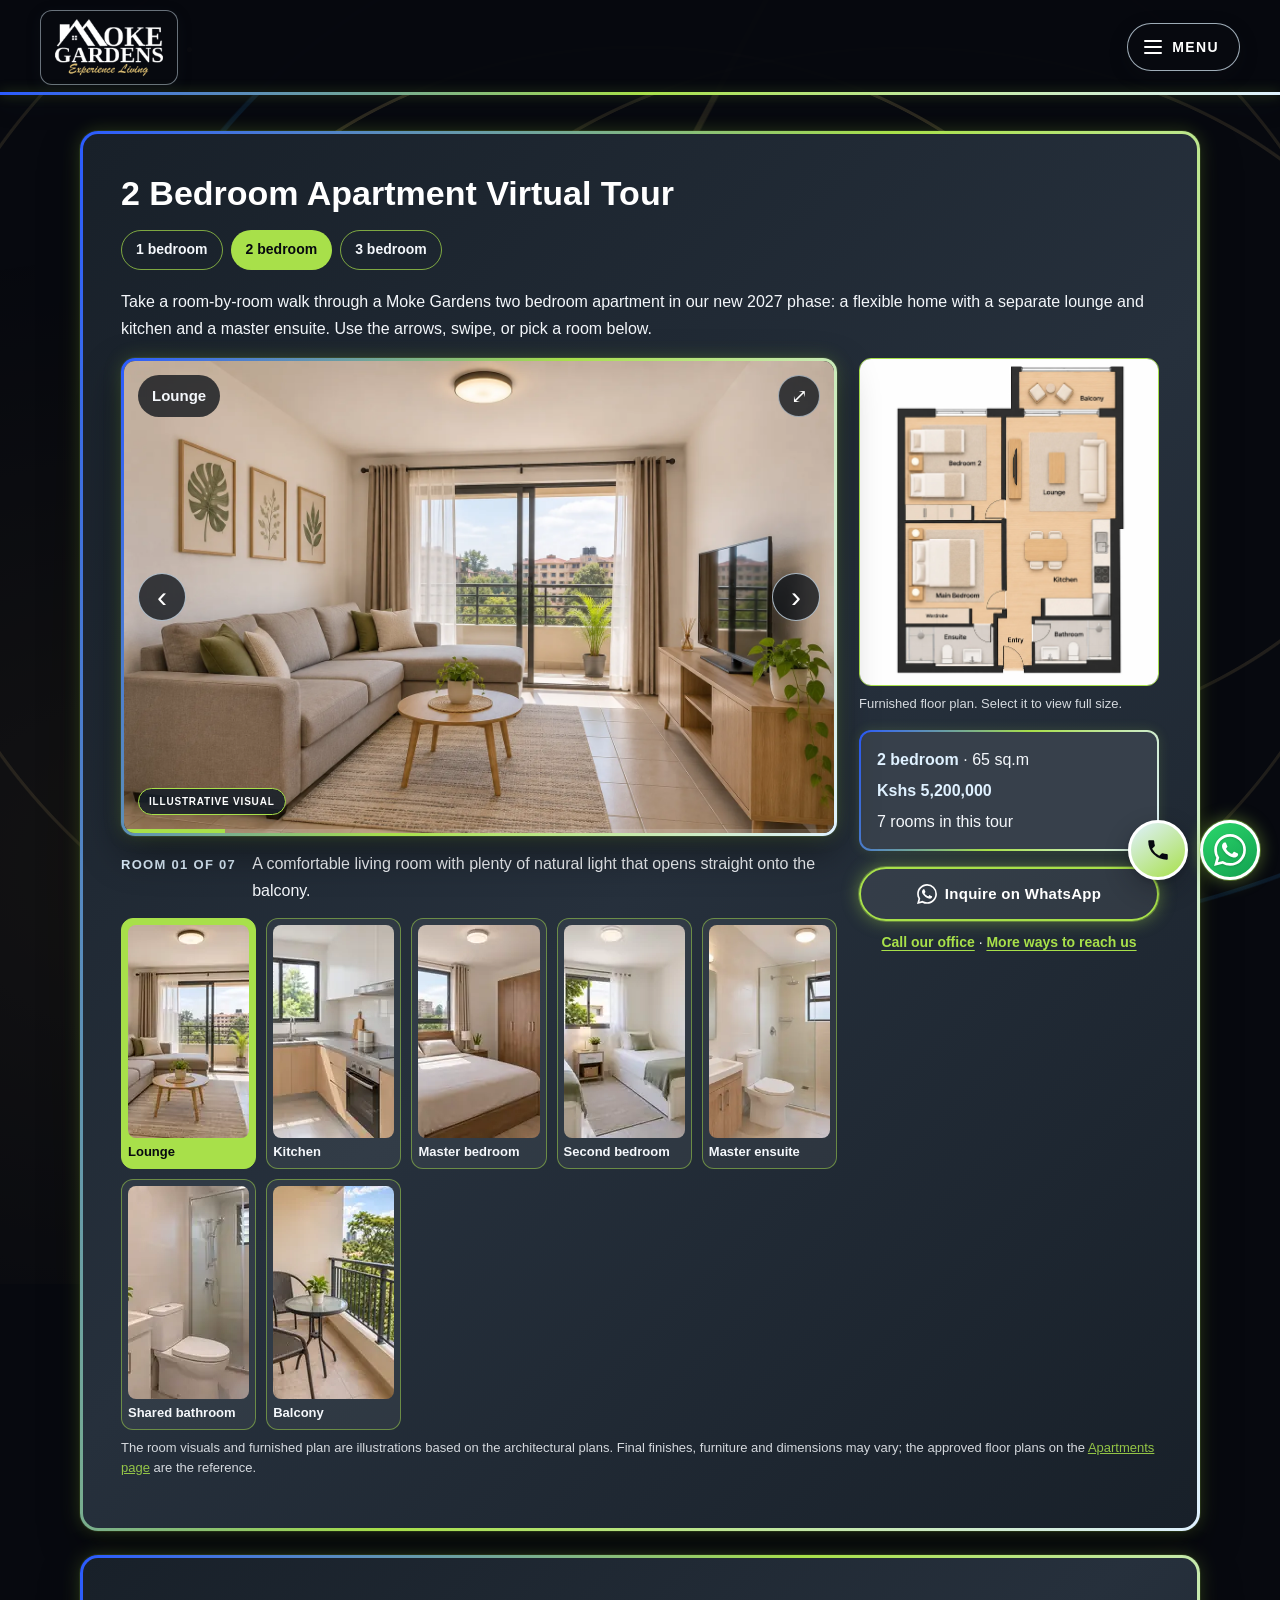
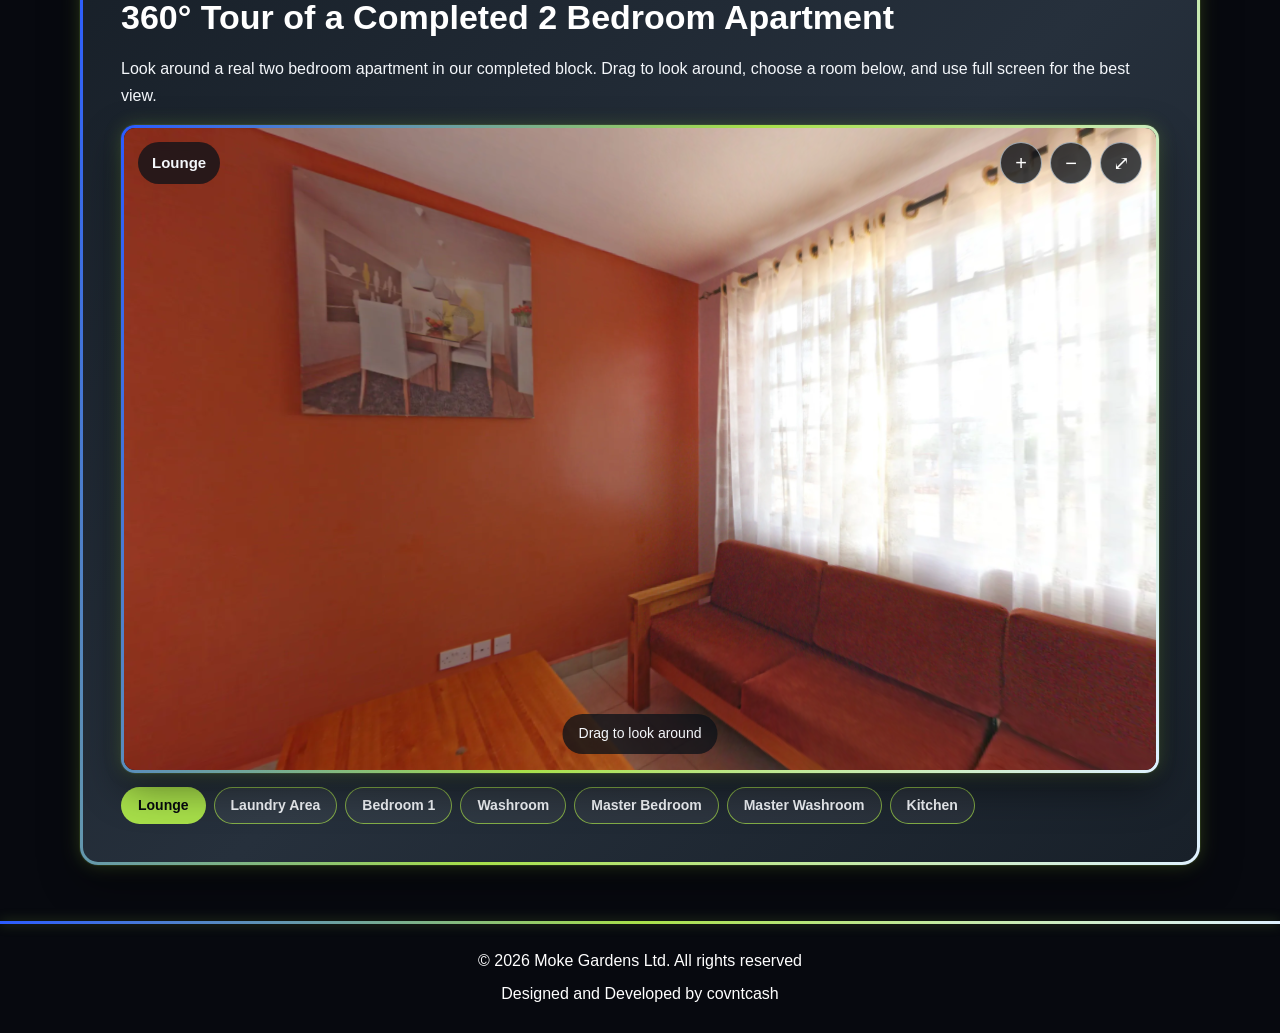
<file: 2bed-virtual-tour.html>
<!doctype html>
<html lang="en">
<head>
    <meta charset="utf-8">
    <meta name="viewport" content="width=device-width, initial-scale=1">
    <title>2 Bedroom Apartment Virtual Tour</title>
    <meta name="robots" content="noindex"><!-- css-playground is an experiment; keep it out of search results -->
    <meta name="description" content="Room-by-room virtual tour of the Moke Gardens two bedroom apartment, with a furnished floor plan.">
    <link rel="icon" type="image/png" href="images/favicon.png">
    <link rel="apple-touch-icon" href="images/apple-touch-icon.png">
    <link rel="stylesheet" href="property-pages.css?v=20261106c">
    <link rel="stylesheet" href="theme-neon.css?v=20261106a">
</head>
<body>
    <a class="skip-link" href="#main">Skip to content</a><div class="site-shell">
    <header class="site-header"><div class="header-inner">
        <a class="brand" href="index.html" aria-label="Moke Gardens home"><img src="images/moke-logo-light.png" alt="Moke Gardens – Experience Living" width="161" height="87"></a>
        <button class="nav-toggle" type="button" aria-expanded="false" aria-controls="site-nav"><span class="nav-toggle-icon" aria-hidden="true"></span><span class="nav-toggle-text">Menu</span></button>
                <nav class="site-nav" id="site-nav" aria-label="Main navigation">
            <a href="index.html">HOME</a><a href="apartments.html">APARTMENTS</a><a href="maisonette.html">MAISONETTES</a><a href="why-moke.html">WHY MOKE</a>
            <details><summary class="active">VIRTUAL TOUR</summary><div class="nav-dropdown"><a href="1bed-virtual-tour.html">1 BEDROOM APARTMENT</a><a href="2bed-virtual-tour.html" aria-current="page">2 BEDROOM APARTMENT</a><a href="3bed-virtual-tour.html">3 BEDROOM APARTMENT</a></div></details>
            <details><summary>GALLERY</summary><div class="nav-dropdown"><a href="construction-progress.html">CONSTRUCTION PROGRESS</a><a href="photo-gallery.html">PHOTOS</a><a href="videos.html">VIDEOS</a></div></details>
            <a href="about-us.html">ABOUT US</a><a href="contact-us.html">CONTACT US</a>
        </nav>
    </div></header>
    <main class="page-content" id="main">
        <section class="content-card" aria-labelledby="tour-title"><h2 id="tour-title">2 Bedroom Apartment Virtual Tour</h2>
            <nav class="tour-switch" aria-label="Choose an apartment tour"><a href="1bed-virtual-tour.html">1 bedroom</a><a href="2bed-virtual-tour.html" aria-current="page">2 bedroom</a><a href="3bed-virtual-tour.html">3 bedroom</a></nav>
            <p>Take a room-by-room walk through a Moke Gardens two bedroom apartment in our new 2027 phase: a flexible home with a separate lounge and kitchen and a master ensuite. Use the arrows, swipe, or pick a room below.</p>
            <div class="tour-layout">
                <div class="room-tour" data-base="images/tour/2bed/" data-rooms='[{"id": "lounge", "title": "Lounge", "text": "A comfortable living room with plenty of natural light that opens straight onto the balcony."}, {"id": "kitchen", "title": "Kitchen", "text": "A fitted kitchen with practical cabinets, tiled walls and space for everyday appliances."}, {"id": "main-bedroom", "title": "Master bedroom", "text": "The master bedroom has a built-in wardrobe and its own ensuite bathroom."}, {"id": "second-bedroom", "title": "Second bedroom", "text": "A flexible second bedroom, shown here with two single beds for children or guests."}, {"id": "ensuite-bathroom", "title": "Master ensuite", "text": "A private shower room for the master bedroom, finished with ceramic tiles and chrome fittings."}, {"id": "shared-bathroom", "title": "Shared bathroom", "text": "A shared bathroom with a shower, basin and toilet for family and guests."}, {"id": "balcony", "title": "Balcony", "text": "A private balcony with a tiled floor and metal railing, just off the lounge."}]'>
                    <noscript><p>Please enable JavaScript to view the room-by-room tour. You can also see these rooms on the <a href="apartments.html">Apartments page</a>.</p></noscript>
                </div>
                <aside class="tour-aside" aria-label="Apartment details">
                    <figure><a href="images/plans/2-bed-furnished.webp?v=20261105a" data-lightbox="plan-2" data-caption="Two bedroom apartment: furnished floor plan (illustrative)"><img src="images/plans/2-bed-furnished.webp?v=20261105a" width="1199" height="1312" alt="Furnished floor plan of the two bedroom apartment showing the lounge, kitchen, master bedroom, second bedroom, master ensuite, shared bathroom, balcony" decoding="async"></a><figcaption>Furnished floor plan. Select it to view full size.</figcaption></figure>
                    <ul class="tour-facts">
                        <li><strong>2 bedroom</strong> · 65 sq.m</li>
                        <li><strong>Kshs 5,200,000</strong></li>
                        <li>7 rooms in this tour</li>
                    </ul>
                    <div class="tour-booking">
                        <a class="btn btn-whatsapp tour-book" href="https://wa.me/254180888111?text=Hello%20Moke%20Gardens%2C%20I%27d%20like%20to%20inquire%20about%20the%202%20bedroom%20apartment%20%2865%20sq.m%2C%20Kshs%205%2C200%2C000%29.%20Please%20share%20more%20details." target="_blank" rel="noopener"><svg viewBox="0 0 24 24" aria-hidden="true" focusable="false"><path fill="currentColor" d="M17.47 14.38c-.3-.15-1.76-.87-2.03-.97-.27-.1-.47-.15-.67.15-.2.3-.77.97-.94 1.16-.17.2-.35.22-.64.08-.3-.15-1.26-.47-2.39-1.48-.88-.79-1.48-1.76-1.65-2.06-.17-.3-.02-.46.13-.6.13-.14.3-.35.45-.52.15-.18.2-.3.3-.5.1-.2.05-.37-.03-.52-.07-.15-.67-1.61-.92-2.2-.24-.58-.49-.5-.67-.51h-.57c-.2 0-.52.07-.79.37-.27.3-1.04 1.02-1.04 2.48s1.07 2.88 1.21 3.07c.15.2 2.1 3.2 5.08 4.49.71.31 1.26.49 1.7.63.71.22 1.36.2 1.87.12.57-.09 1.76-.72 2-1.41.25-.7.25-1.29.18-1.41-.08-.13-.27-.2-.57-.35m-5.42 7.4h-.01a9.87 9.87 0 0 1-5.03-1.38l-.36-.21-3.74.98 1-3.65-.24-.37a9.86 9.86 0 0 1-1.51-5.26c0-5.45 4.44-9.88 9.89-9.88 2.64 0 5.12 1.03 6.99 2.9a9.82 9.82 0 0 1 2.89 6.99c0 5.45-4.44 9.88-9.89 9.88m8.41-18.3A11.82 11.82 0 0 0 12.05 0C5.5 0 .16 5.34.16 11.89c0 2.1.55 4.14 1.59 5.95L.06 24l6.3-1.65a11.88 11.88 0 0 0 5.68 1.45h.01c6.55 0 11.89-5.34 11.89-11.89a11.82 11.82 0 0 0-3.48-8.41Z"/></svg><span>Inquire on WhatsApp</span></a>
                        <p class="tour-book-alt"><a href="tel:+254180888111">Call our office</a><span aria-hidden="true"> &middot; </span><a href="contact-us.html?unit=2-bedroom">More ways to reach us</a></p>
                    </div>
                </aside>
            </div>
            <p class="tour-note">The room visuals and furnished plan are illustrations based on the architectural plans. Final finishes, furniture and dimensions may vary; the approved floor plans on the <a href="apartments.html">Apartments page</a> are the reference.</p>
        </section>
        <section class="content-card" aria-labelledby="tour360-title"><h2 id="tour360-title">360° Tour of a Completed 2 Bedroom Apartment</h2>
            <p>Look around a real two bedroom apartment in our completed block. Drag to look around, choose a room below, and use full screen for the best view.</p>
            <div class="tour" data-base="virtual-tour/2bed-apartment/" data-rooms='[{"id": "lounge", "title": "Lounge"}, {"id": "laundry-area", "title": "Laundry Area"}, {"id": "bedroom-1", "title": "Bedroom 1"}, {"id": "washroom", "title": "Washroom"}, {"id": "master-bedroom", "title": "Master Bedroom"}, {"id": "master-washroom", "title": "Master Washroom"}, {"id": "kitchen", "title": "Kitchen"}]'>
                <noscript><p>Please enable JavaScript to view the 360° tour.</p></noscript>
            </div>
        </section>
    </main>
    <footer class="site-footer"><p>&copy; <span data-year>2026</span> Moke Gardens Ltd. All rights reserved</p><p>Designed and Developed by covntcash</p></footer>
</div>    <div class="fab-stack">
        <a class="btn btn-whatsapp" href="https://wa.me/254180888111?text=Hello%20Moke%20Gardens%2C%20I%27d%20like%20to%20make%20an%20inquiry." target="_blank" rel="noopener"><svg viewBox="0 0 24 24" aria-hidden="true" focusable="false"><path fill="currentColor" d="M17.47 14.38c-.3-.15-1.76-.87-2.03-.97-.27-.1-.47-.15-.67.15-.2.3-.77.97-.94 1.16-.17.2-.35.22-.64.08-.3-.15-1.26-.47-2.39-1.48-.88-.79-1.48-1.76-1.65-2.06-.17-.3-.02-.46.13-.6.13-.14.3-.35.45-.52.15-.18.2-.3.3-.5.1-.2.05-.37-.03-.52-.07-.15-.67-1.61-.92-2.2-.24-.58-.49-.5-.67-.51h-.57c-.2 0-.52.07-.79.37-.27.3-1.04 1.02-1.04 2.48s1.07 2.88 1.21 3.07c.15.2 2.1 3.2 5.08 4.49.71.31 1.26.49 1.7.63.71.22 1.36.2 1.87.12.57-.09 1.76-.72 2-1.41.25-.7.25-1.29.18-1.41-.08-.13-.27-.2-.57-.35m-5.42 7.4h-.01a9.87 9.87 0 0 1-5.03-1.38l-.36-.21-3.74.98 1-3.65-.24-.37a9.86 9.86 0 0 1-1.51-5.26c0-5.45 4.44-9.88 9.89-9.88 2.64 0 5.12 1.03 6.99 2.9a9.82 9.82 0 0 1 2.89 6.99c0 5.45-4.44 9.88-9.89 9.88m8.41-18.3A11.82 11.82 0 0 0 12.05 0C5.5 0 .16 5.34.16 11.89c0 2.1.55 4.14 1.59 5.95L.06 24l6.3-1.65a11.88 11.88 0 0 0 5.68 1.45h.01c6.55 0 11.89-5.34 11.89-11.89a11.82 11.82 0 0 0-3.48-8.41Z"/></svg><span>WhatsApp our office</span></a>
        <a class="btn btn-gold call-fab" href="tel:+254180888111"><svg viewBox="0 0 24 24" aria-hidden="true" focusable="false"><path fill="currentColor" d="M6.6 10.8a15.1 15.1 0 0 0 6.6 6.6l2.2-2.2c.3-.3.7-.4 1-.2 1.1.4 2.3.6 3.6.6.6 0 1 .4 1 1V20c0 .6-.4 1-1 1A17 17 0 0 1 3 4c0-.6.4-1 1-1h3.5c.6 0 1 .4 1 1 0 1.3.2 2.5.6 3.6.1.3 0 .7-.2 1l-2.3 2.2Z"/></svg><span>Call our office: +254 180 888 111</span></a>
    </div>
    <script src="site.js?v=20261123a" defer></script>
    <script src="room-tour.js?v=20261112a" defer></script>
    <script src="tour.js?v=20261106b" defer></script>
</body>
</html>
</file>
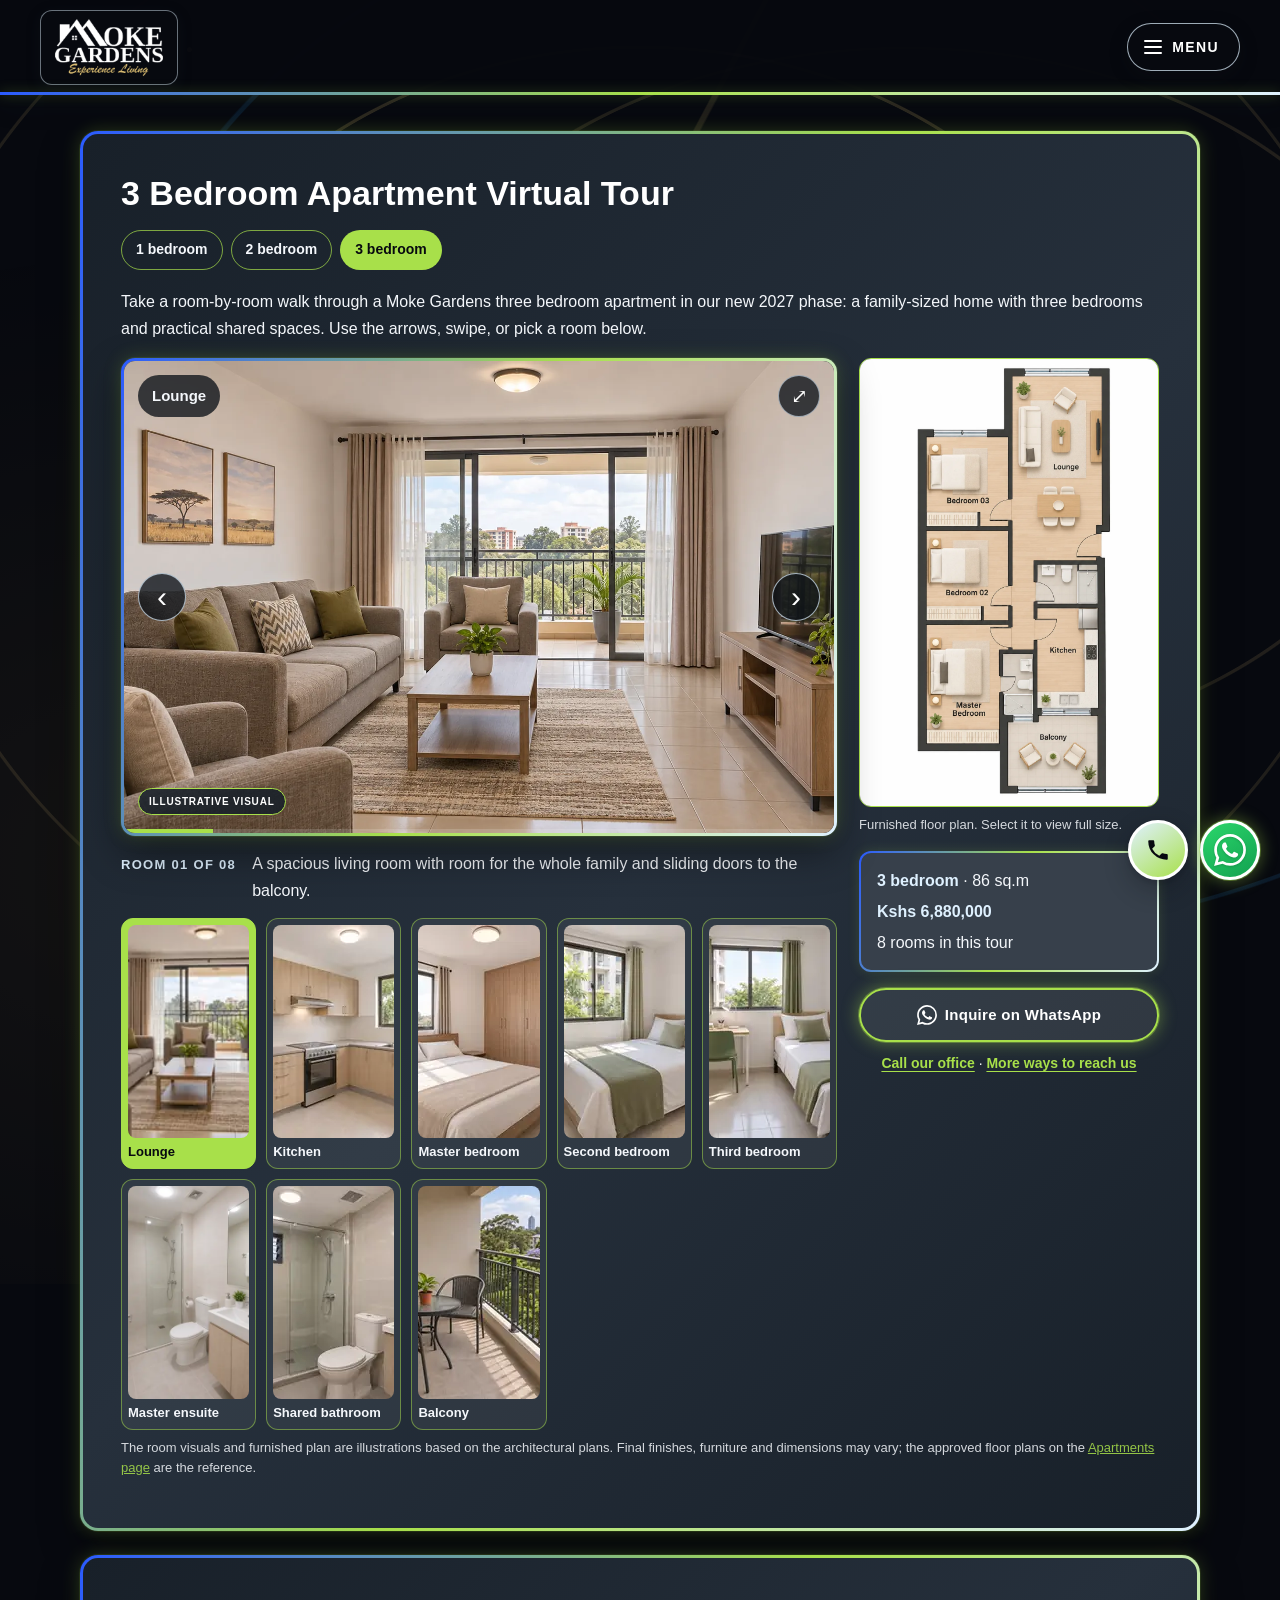
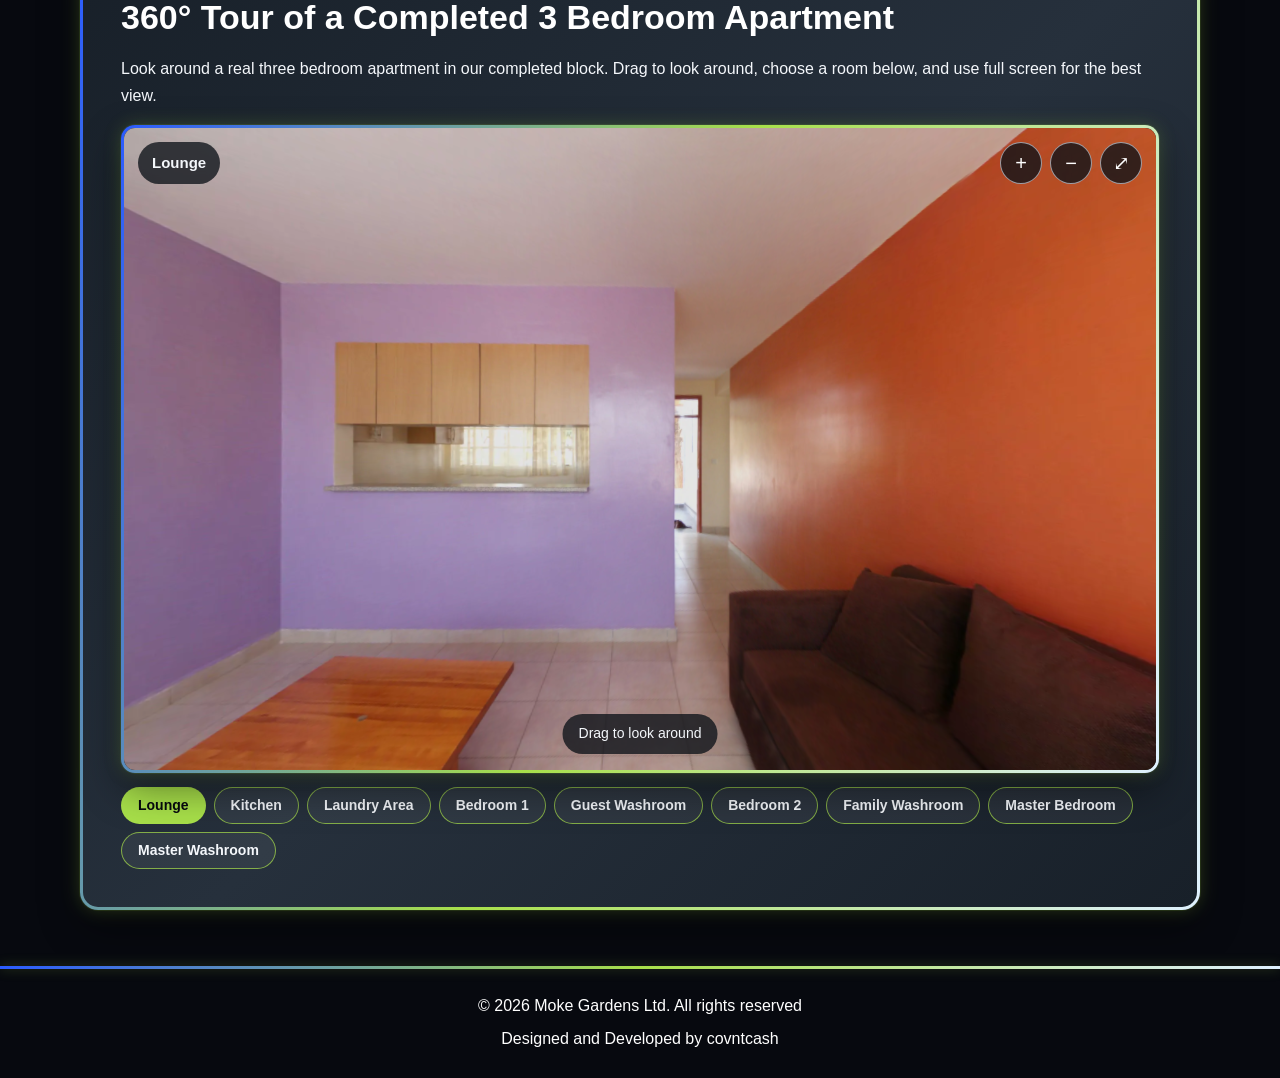
<file: 3bed-virtual-tour.html>
<!doctype html>
<html lang="en">
<head>
    <meta charset="utf-8">
    <meta name="viewport" content="width=device-width, initial-scale=1">
    <title>3 Bedroom Apartment Virtual Tour</title>
    <meta name="robots" content="noindex"><!-- css-playground is an experiment; keep it out of search results -->
    <meta name="description" content="Room-by-room virtual tour of the Moke Gardens three bedroom apartment, with a furnished floor plan.">
    <link rel="icon" type="image/png" href="images/favicon.png">
    <link rel="apple-touch-icon" href="images/apple-touch-icon.png">
    <link rel="stylesheet" href="property-pages.css?v=20261106c">
    <link rel="stylesheet" href="theme-neon.css?v=20261106a">
</head>
<body>
    <a class="skip-link" href="#main">Skip to content</a><div class="site-shell">
    <header class="site-header"><div class="header-inner">
        <a class="brand" href="index.html" aria-label="Moke Gardens home"><img src="images/moke-logo-light.png" alt="Moke Gardens – Experience Living" width="161" height="87"></a>
        <button class="nav-toggle" type="button" aria-expanded="false" aria-controls="site-nav"><span class="nav-toggle-icon" aria-hidden="true"></span><span class="nav-toggle-text">Menu</span></button>
                <nav class="site-nav" id="site-nav" aria-label="Main navigation">
            <a href="index.html">HOME</a><a href="apartments.html">APARTMENTS</a><a href="maisonette.html">MAISONETTES</a><a href="why-moke.html">WHY MOKE</a>
            <details><summary class="active">VIRTUAL TOUR</summary><div class="nav-dropdown"><a href="1bed-virtual-tour.html">1 BEDROOM APARTMENT</a><a href="2bed-virtual-tour.html">2 BEDROOM APARTMENT</a><a href="3bed-virtual-tour.html" aria-current="page">3 BEDROOM APARTMENT</a></div></details>
            <details><summary>GALLERY</summary><div class="nav-dropdown"><a href="construction-progress.html">CONSTRUCTION PROGRESS</a><a href="photo-gallery.html">PHOTOS</a><a href="videos.html">VIDEOS</a></div></details>
            <a href="about-us.html">ABOUT US</a><a href="contact-us.html">CONTACT US</a>
        </nav>
    </div></header>
    <main class="page-content" id="main">
        <section class="content-card" aria-labelledby="tour-title"><h2 id="tour-title">3 Bedroom Apartment Virtual Tour</h2>
            <nav class="tour-switch" aria-label="Choose an apartment tour"><a href="1bed-virtual-tour.html">1 bedroom</a><a href="2bed-virtual-tour.html">2 bedroom</a><a href="3bed-virtual-tour.html" aria-current="page">3 bedroom</a></nav>
            <p>Take a room-by-room walk through a Moke Gardens three bedroom apartment in our new 2027 phase: a family-sized home with three bedrooms and practical shared spaces. Use the arrows, swipe, or pick a room below.</p>
            <div class="tour-layout">
                <div class="room-tour" data-base="images/tour/3bed/" data-rooms='[{"id": "lounge", "title": "Lounge", "text": "A spacious living room with room for the whole family and sliding doors to the balcony."}, {"id": "kitchen", "title": "Kitchen", "text": "An L-shaped fitted kitchen with practical cabinets, ceramic finishes and space for standard appliances."}, {"id": "main-bedroom", "title": "Master bedroom", "text": "The master bedroom fits a double bed and wardrobe, with its own ensuite."}, {"id": "bedroom-02", "title": "Second bedroom", "text": "A second double bedroom with straightforward built-in storage."}, {"id": "bedroom-03", "title": "Third bedroom", "text": "A flexible third bedroom with a single bed and a study desk."}, {"id": "ensuite-bathroom", "title": "Master ensuite", "text": "A private shower room for the master bedroom with standard, easy-to-maintain fittings."}, {"id": "shared-bathroom", "title": "Shared bathroom", "text": "A durable family bathroom with a shower, toilet and basin."}, {"id": "balcony", "title": "Balcony", "text": "A private balcony with a tiled floor and metal railing."}]'>
                    <noscript><p>Please enable JavaScript to view the room-by-room tour. You can also see these rooms on the <a href="apartments.html">Apartments page</a>.</p></noscript>
                </div>
                <aside class="tour-aside" aria-label="Apartment details">
                    <figure><a href="images/plans/3-bed-furnished.webp?v=20261105a" data-lightbox="plan-3" data-caption="Three bedroom apartment: furnished floor plan (illustrative)"><img src="images/plans/3-bed-furnished.webp?v=20261105a" width="1024" height="1536" alt="Furnished floor plan of the three bedroom apartment showing the lounge, kitchen, master bedroom, second bedroom, third bedroom, master ensuite, shared bathroom, balcony" decoding="async"></a><figcaption>Furnished floor plan. Select it to view full size.</figcaption></figure>
                    <ul class="tour-facts">
                        <li><strong>3 bedroom</strong> · 86 sq.m</li>
                        <li><strong>Kshs 6,880,000</strong></li>
                        <li>8 rooms in this tour</li>
                    </ul>
                    <div class="tour-booking">
                        <a class="btn btn-whatsapp tour-book" href="https://wa.me/254180888111?text=Hello%20Moke%20Gardens%2C%20I%27d%20like%20to%20inquire%20about%20the%203%20bedroom%20apartment%20%2886%20sq.m%2C%20Kshs%206%2C880%2C000%29.%20Please%20share%20more%20details." target="_blank" rel="noopener"><svg viewBox="0 0 24 24" aria-hidden="true" focusable="false"><path fill="currentColor" d="M17.47 14.38c-.3-.15-1.76-.87-2.03-.97-.27-.1-.47-.15-.67.15-.2.3-.77.97-.94 1.16-.17.2-.35.22-.64.08-.3-.15-1.26-.47-2.39-1.48-.88-.79-1.48-1.76-1.65-2.06-.17-.3-.02-.46.13-.6.13-.14.3-.35.45-.52.15-.18.2-.3.3-.5.1-.2.05-.37-.03-.52-.07-.15-.67-1.61-.92-2.2-.24-.58-.49-.5-.67-.51h-.57c-.2 0-.52.07-.79.37-.27.3-1.04 1.02-1.04 2.48s1.07 2.88 1.21 3.07c.15.2 2.1 3.2 5.08 4.49.71.31 1.26.49 1.7.63.71.22 1.36.2 1.87.12.57-.09 1.76-.72 2-1.41.25-.7.25-1.29.18-1.41-.08-.13-.27-.2-.57-.35m-5.42 7.4h-.01a9.87 9.87 0 0 1-5.03-1.38l-.36-.21-3.74.98 1-3.65-.24-.37a9.86 9.86 0 0 1-1.51-5.26c0-5.45 4.44-9.88 9.89-9.88 2.64 0 5.12 1.03 6.99 2.9a9.82 9.82 0 0 1 2.89 6.99c0 5.45-4.44 9.88-9.89 9.88m8.41-18.3A11.82 11.82 0 0 0 12.05 0C5.5 0 .16 5.34.16 11.89c0 2.1.55 4.14 1.59 5.95L.06 24l6.3-1.65a11.88 11.88 0 0 0 5.68 1.45h.01c6.55 0 11.89-5.34 11.89-11.89a11.82 11.82 0 0 0-3.48-8.41Z"/></svg><span>Inquire on WhatsApp</span></a>
                        <p class="tour-book-alt"><a href="tel:+254180888111">Call our office</a><span aria-hidden="true"> &middot; </span><a href="contact-us.html?unit=3-bedroom">More ways to reach us</a></p>
                    </div>
                </aside>
            </div>
            <p class="tour-note">The room visuals and furnished plan are illustrations based on the architectural plans. Final finishes, furniture and dimensions may vary; the approved floor plans on the <a href="apartments.html">Apartments page</a> are the reference.</p>
        </section>
        <section class="content-card" aria-labelledby="tour360-title"><h2 id="tour360-title">360° Tour of a Completed 3 Bedroom Apartment</h2>
            <p>Look around a real three bedroom apartment in our completed block. Drag to look around, choose a room below, and use full screen for the best view.</p>
            <div class="tour" data-base="virtual-tour/3bed-apartment/" data-rooms='[{"id": "lounge", "title": "Lounge"}, {"id": "kitchen", "title": "Kitchen"}, {"id": "laundry-area", "title": "Laundry Area"}, {"id": "bedroom-1", "title": "Bedroom 1"}, {"id": "guest-washroom", "title": "Guest Washroom"}, {"id": "bedroom-2", "title": "Bedroom 2"}, {"id": "family-washroom", "title": "Family Washroom"}, {"id": "master-bedroom", "title": "Master Bedroom"}, {"id": "master-washroom", "title": "Master Washroom"}]'>
                <noscript><p>Please enable JavaScript to view the 360° tour.</p></noscript>
            </div>
        </section>
    </main>
    <footer class="site-footer"><p>&copy; <span data-year>2026</span> Moke Gardens Ltd. All rights reserved</p><p>Designed and Developed by covntcash</p></footer>
</div>    <div class="fab-stack">
        <a class="btn btn-whatsapp" href="https://wa.me/254180888111?text=Hello%20Moke%20Gardens%2C%20I%27d%20like%20to%20make%20an%20inquiry." target="_blank" rel="noopener"><svg viewBox="0 0 24 24" aria-hidden="true" focusable="false"><path fill="currentColor" d="M17.47 14.38c-.3-.15-1.76-.87-2.03-.97-.27-.1-.47-.15-.67.15-.2.3-.77.97-.94 1.16-.17.2-.35.22-.64.08-.3-.15-1.26-.47-2.39-1.48-.88-.79-1.48-1.76-1.65-2.06-.17-.3-.02-.46.13-.6.13-.14.3-.35.45-.52.15-.18.2-.3.3-.5.1-.2.05-.37-.03-.52-.07-.15-.67-1.61-.92-2.2-.24-.58-.49-.5-.67-.51h-.57c-.2 0-.52.07-.79.37-.27.3-1.04 1.02-1.04 2.48s1.07 2.88 1.21 3.07c.15.2 2.1 3.2 5.08 4.49.71.31 1.26.49 1.7.63.71.22 1.36.2 1.87.12.57-.09 1.76-.72 2-1.41.25-.7.25-1.29.18-1.41-.08-.13-.27-.2-.57-.35m-5.42 7.4h-.01a9.87 9.87 0 0 1-5.03-1.38l-.36-.21-3.74.98 1-3.65-.24-.37a9.86 9.86 0 0 1-1.51-5.26c0-5.45 4.44-9.88 9.89-9.88 2.64 0 5.12 1.03 6.99 2.9a9.82 9.82 0 0 1 2.89 6.99c0 5.45-4.44 9.88-9.89 9.88m8.41-18.3A11.82 11.82 0 0 0 12.05 0C5.5 0 .16 5.34.16 11.89c0 2.1.55 4.14 1.59 5.95L.06 24l6.3-1.65a11.88 11.88 0 0 0 5.68 1.45h.01c6.55 0 11.89-5.34 11.89-11.89a11.82 11.82 0 0 0-3.48-8.41Z"/></svg><span>WhatsApp our office</span></a>
        <a class="btn btn-gold call-fab" href="tel:+254180888111"><svg viewBox="0 0 24 24" aria-hidden="true" focusable="false"><path fill="currentColor" d="M6.6 10.8a15.1 15.1 0 0 0 6.6 6.6l2.2-2.2c.3-.3.7-.4 1-.2 1.1.4 2.3.6 3.6.6.6 0 1 .4 1 1V20c0 .6-.4 1-1 1A17 17 0 0 1 3 4c0-.6.4-1 1-1h3.5c.6 0 1 .4 1 1 0 1.3.2 2.5.6 3.6.1.3 0 .7-.2 1l-2.3 2.2Z"/></svg><span>Call our office: +254 180 888 111</span></a>
    </div>
    <script src="site.js?v=20261123a" defer></script>
    <script src="room-tour.js?v=20261112a" defer></script>
    <script src="tour.js?v=20261106b" defer></script>
</body>
</html>
</file>
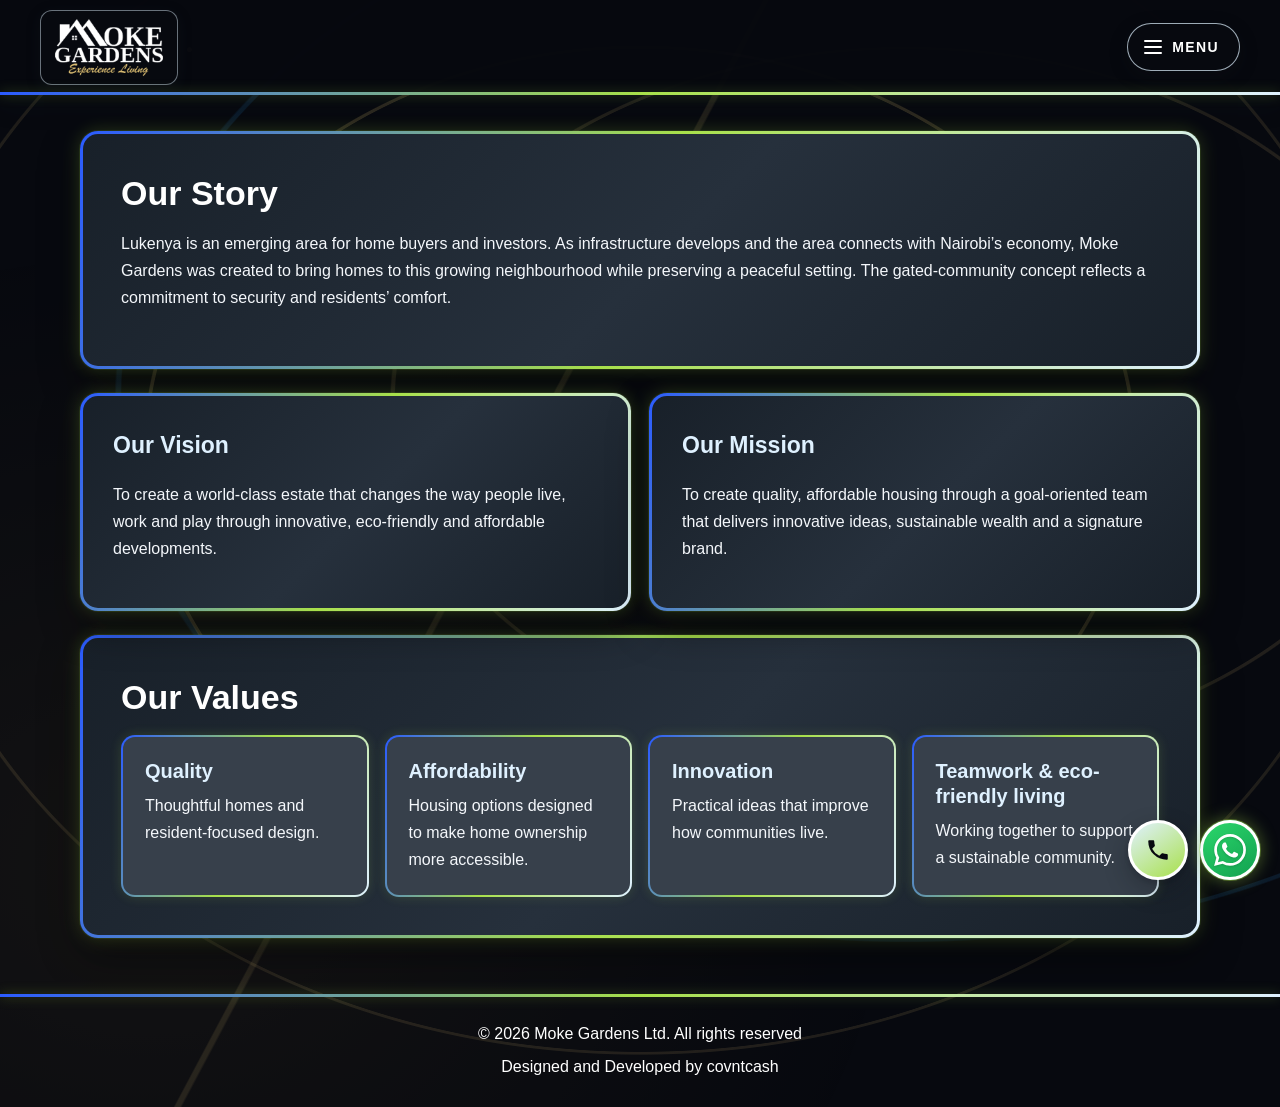
<file: about-us.html>
<!doctype html>
<html lang="en">
<head>
    <meta charset="utf-8">
    <meta name="viewport" content="width=device-width, initial-scale=1">
    <title>About Us | Moke Gardens</title>
    <meta name="robots" content="noindex"><!-- css-playground is an experiment; keep it out of search results -->
    <link rel="icon" type="image/png" href="images/favicon.png">
    <link rel="apple-touch-icon" href="images/apple-touch-icon.png">
    <link rel="stylesheet" href="property-pages.css?v=20261106c">
    <link rel="stylesheet" href="theme-neon.css?v=20261106a">
</head>
<body>
    <a class="skip-link" href="#main">Skip to content</a><div class="site-shell">
    <header class="site-header"><div class="header-inner">
        <a class="brand" href="index.html" aria-label="Moke Gardens home"><img src="images/moke-logo-light.png" alt="Moke Gardens – Experience Living" width="161" height="87"></a>
        <button class="nav-toggle" type="button" aria-expanded="false" aria-controls="site-nav"><span class="nav-toggle-icon" aria-hidden="true"></span><span class="nav-toggle-text">Menu</span></button>
                <nav class="site-nav" id="site-nav" aria-label="Main navigation">
            <a href="index.html">HOME</a><a href="apartments.html">APARTMENTS</a><a href="maisonette.html">MAISONETTES</a><a href="why-moke.html">WHY MOKE</a>
            <details><summary>VIRTUAL TOUR</summary><div class="nav-dropdown"><a href="1bed-virtual-tour.html">1 BEDROOM APARTMENT</a><a href="2bed-virtual-tour.html">2 BEDROOM APARTMENT</a><a href="3bed-virtual-tour.html">3 BEDROOM APARTMENT</a></div></details>
            <details><summary>GALLERY</summary><div class="nav-dropdown"><a href="construction-progress.html">CONSTRUCTION PROGRESS</a><a href="photo-gallery.html">PHOTOS</a><a href="videos.html">VIDEOS</a></div></details>
            <a href="about-us.html" aria-current="page">ABOUT US</a><a href="contact-us.html">CONTACT US</a>
        </nav>
    </div></header>
    <main class="page-content" id="main">
        <section class="content-card"><h2>Our Story</h2><p>Lukenya is an emerging area for home buyers and investors. As infrastructure develops and the area connects with Nairobi’s economy, Moke Gardens was created to bring homes to this growing neighbourhood while preserving a peaceful setting. The gated-community concept reflects a commitment to security and residents’ comfort.</p></section>
        <div class="feature-grid">
            <section class="feature-card"><h2>Our Vision</h2><p>To create a world-class estate that changes the way people live, work and play through innovative, eco-friendly and affordable developments.</p></section>
            <section class="feature-card"><h2>Our Mission</h2><p>To create quality, affordable housing through a goal-oriented team that delivers innovative ideas, sustainable wealth and a signature brand.</p></section>
        </div>
        <section class="content-card"><h2>Our Values</h2><div class="value-grid"><div class="value-card"><h3>Quality</h3><p>Thoughtful homes and resident-focused design.</p></div><div class="value-card"><h3>Affordability</h3><p>Housing options designed to make home ownership more accessible.</p></div><div class="value-card"><h3>Innovation</h3><p>Practical ideas that improve how communities live.</p></div><div class="value-card"><h3>Teamwork &amp; eco-friendly living</h3><p>Working together to support a sustainable community.</p></div></div></section>
    </main>
    <footer class="site-footer"><p>&copy; <span data-year>2026</span> Moke Gardens Ltd. All rights reserved</p><p>Designed and Developed by covntcash</p></footer>
</div>    <div class="fab-stack">
        <a class="btn btn-whatsapp" href="https://wa.me/254180888111?text=Hello%20Moke%20Gardens%2C%20I%27d%20like%20to%20make%20an%20inquiry." target="_blank" rel="noopener"><svg viewBox="0 0 24 24" aria-hidden="true" focusable="false"><path fill="currentColor" d="M17.47 14.38c-.3-.15-1.76-.87-2.03-.97-.27-.1-.47-.15-.67.15-.2.3-.77.97-.94 1.16-.17.2-.35.22-.64.08-.3-.15-1.26-.47-2.39-1.48-.88-.79-1.48-1.76-1.65-2.06-.17-.3-.02-.46.13-.6.13-.14.3-.35.45-.52.15-.18.2-.3.3-.5.1-.2.05-.37-.03-.52-.07-.15-.67-1.61-.92-2.2-.24-.58-.49-.5-.67-.51h-.57c-.2 0-.52.07-.79.37-.27.3-1.04 1.02-1.04 2.48s1.07 2.88 1.21 3.07c.15.2 2.1 3.2 5.08 4.49.71.31 1.26.49 1.7.63.71.22 1.36.2 1.87.12.57-.09 1.76-.72 2-1.41.25-.7.25-1.29.18-1.41-.08-.13-.27-.2-.57-.35m-5.42 7.4h-.01a9.87 9.87 0 0 1-5.03-1.38l-.36-.21-3.74.98 1-3.65-.24-.37a9.86 9.86 0 0 1-1.51-5.26c0-5.45 4.44-9.88 9.89-9.88 2.64 0 5.12 1.03 6.99 2.9a9.82 9.82 0 0 1 2.89 6.99c0 5.45-4.44 9.88-9.89 9.88m8.41-18.3A11.82 11.82 0 0 0 12.05 0C5.5 0 .16 5.34.16 11.89c0 2.1.55 4.14 1.59 5.95L.06 24l6.3-1.65a11.88 11.88 0 0 0 5.68 1.45h.01c6.55 0 11.89-5.34 11.89-11.89a11.82 11.82 0 0 0-3.48-8.41Z"/></svg><span>WhatsApp our office</span></a>
        <a class="btn btn-gold call-fab" href="tel:+254180888111"><svg viewBox="0 0 24 24" aria-hidden="true" focusable="false"><path fill="currentColor" d="M6.6 10.8a15.1 15.1 0 0 0 6.6 6.6l2.2-2.2c.3-.3.7-.4 1-.2 1.1.4 2.3.6 3.6.6.6 0 1 .4 1 1V20c0 .6-.4 1-1 1A17 17 0 0 1 3 4c0-.6.4-1 1-1h3.5c.6 0 1 .4 1 1 0 1.3.2 2.5.6 3.6.1.3 0 .7-.2 1l-2.3 2.2Z"/></svg><span>Call our office: +254 180 888 111</span></a>
    </div>
    <script src="site.js?v=20261123a" defer></script>
</body>
</html>
</file>
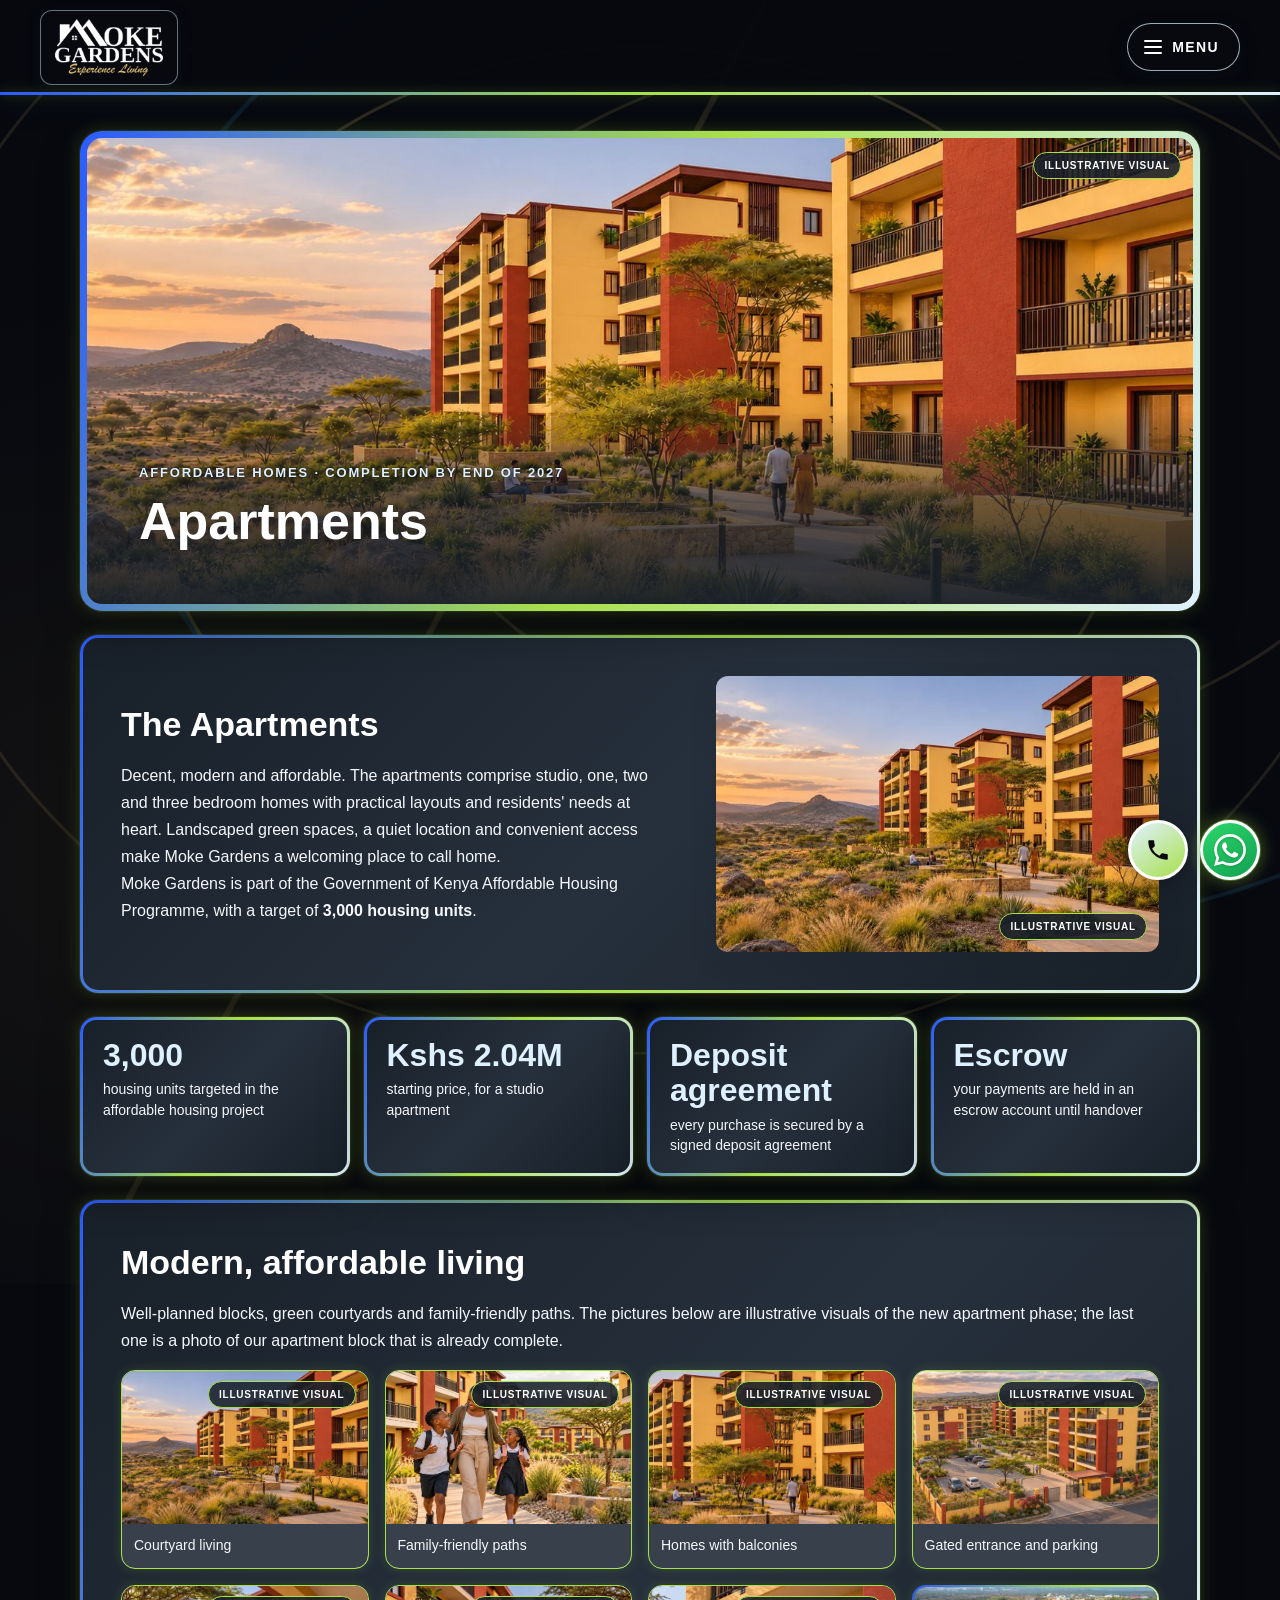
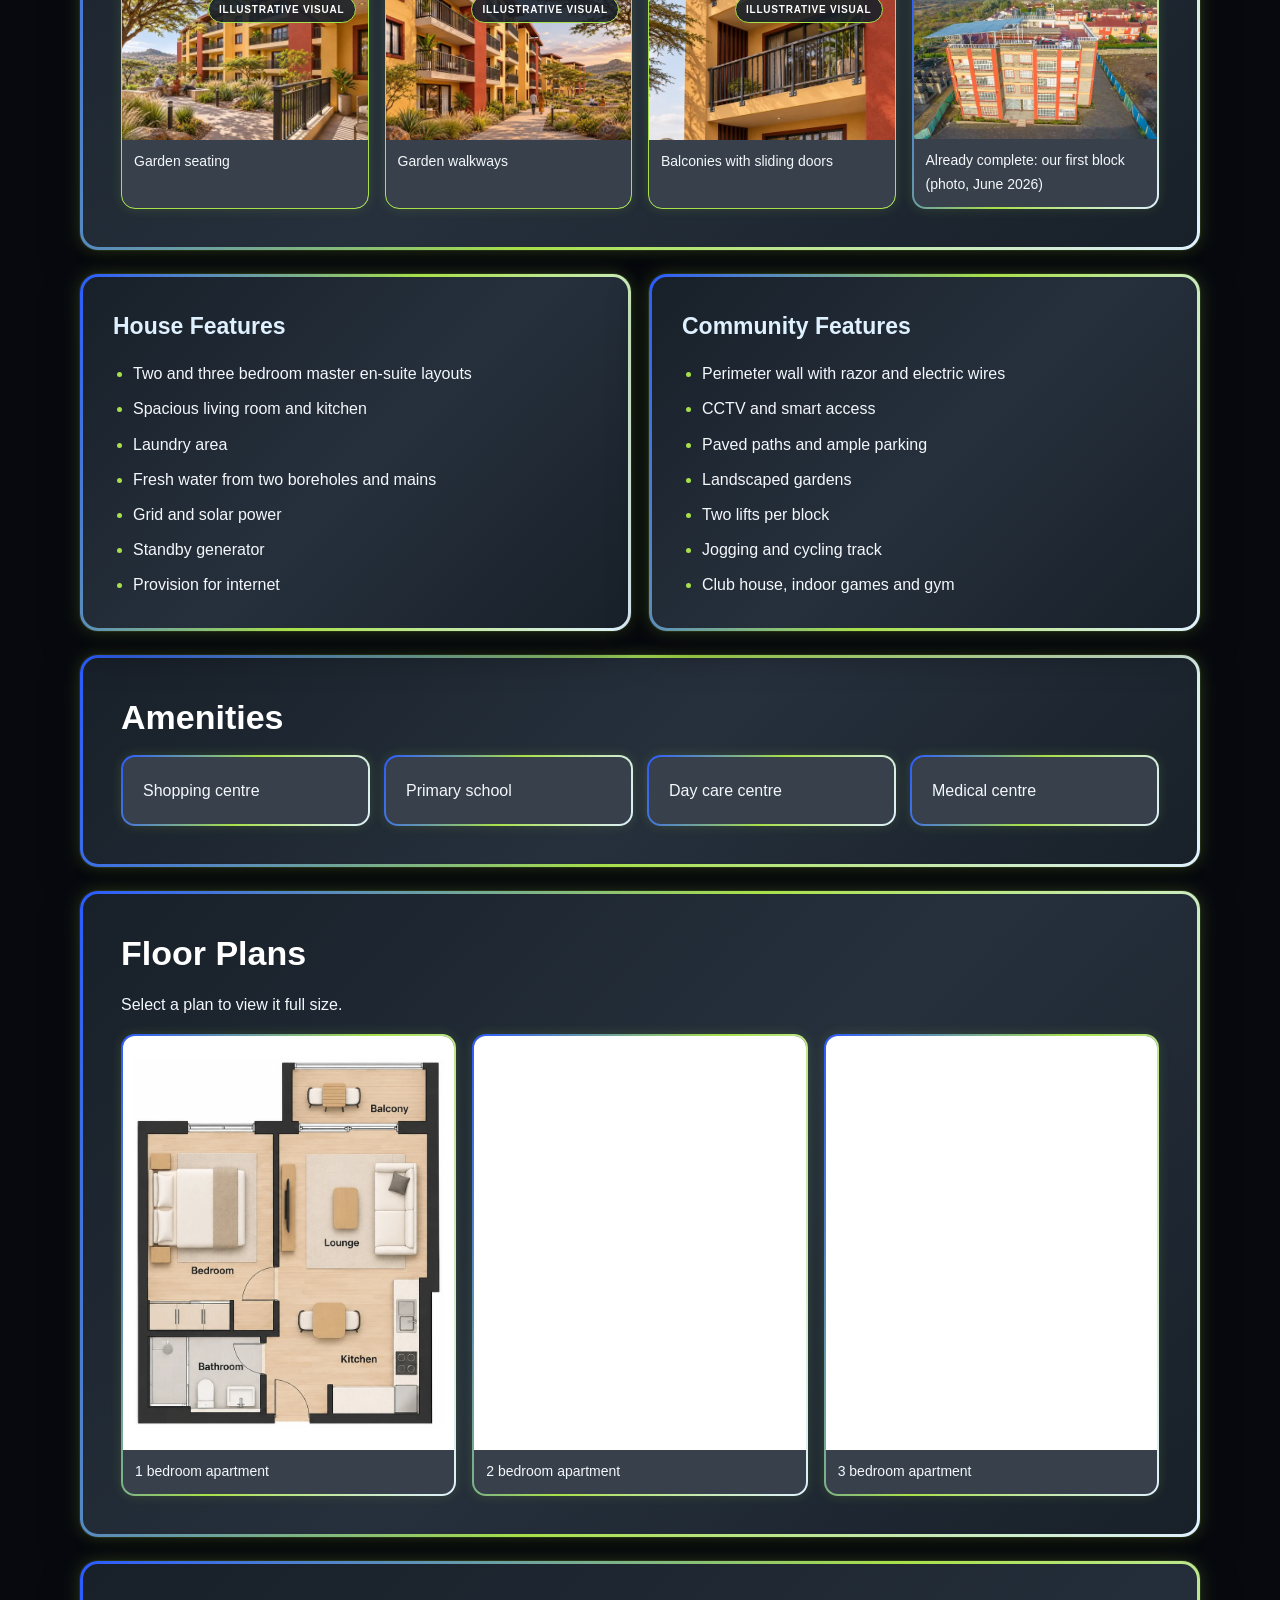
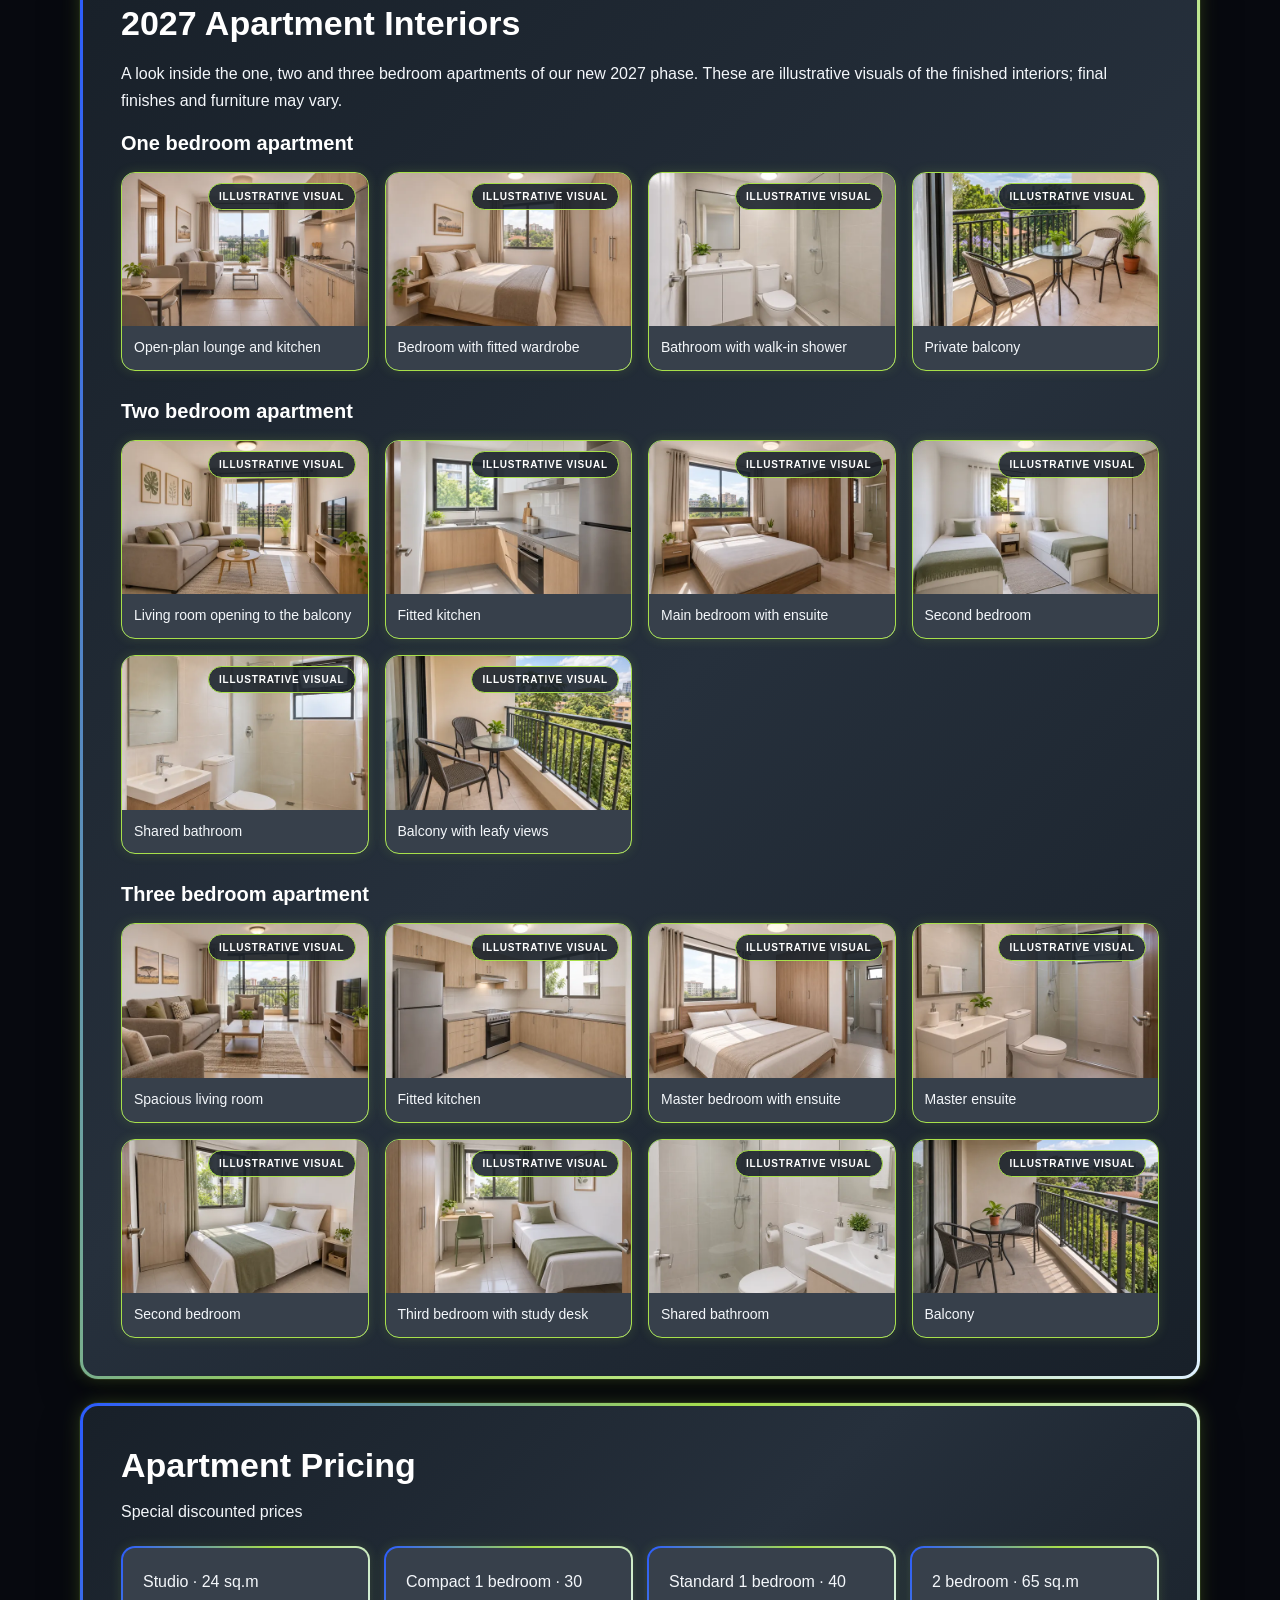
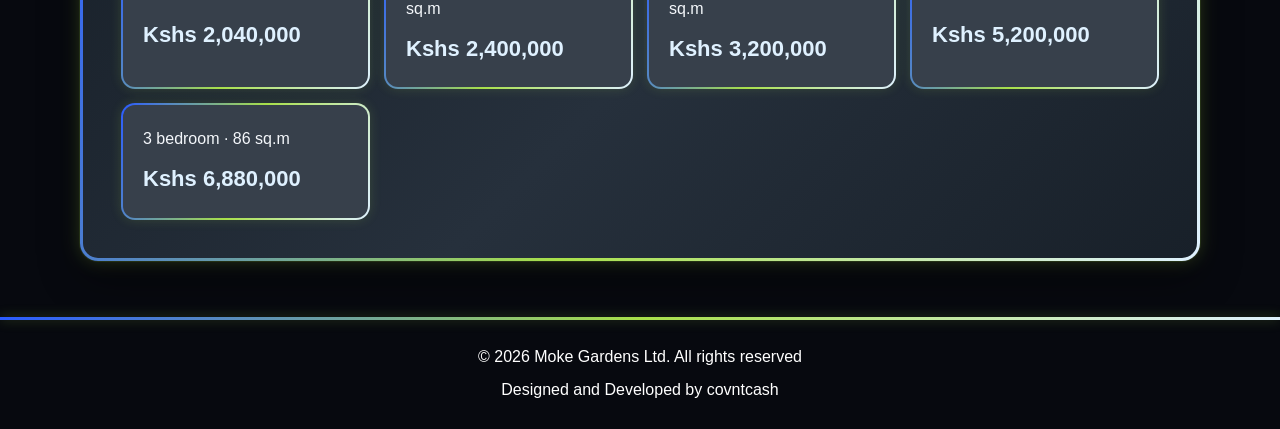
<file: apartments.html>
<!doctype html>
<html lang="en">
<head>
    <meta charset="utf-8">
    <meta name="viewport" content="width=device-width, initial-scale=1">
    <meta name="description" content="Explore Moke Gardens studio, one, two and three bedroom apartments, features and pricing.">
    <title>Apartments | Moke Gardens</title>
    <meta name="robots" content="noindex"><!-- css-playground is an experiment; keep it out of search results -->
    <link rel="icon" type="image/png" href="images/favicon.png">
    <link rel="apple-touch-icon" href="images/apple-touch-icon.png">
    <link rel="stylesheet" href="property-pages.css?v=20261106c">
    <link rel="preload" as="image" href="images/photos/2026-06-apartments-home.webp" imagesrcset="images/photos/thumbs/2026-06-apartments-home.webp 720w, images/photos/md/2026-06-apartments-home.webp 1200w, images/photos/2026-06-apartments-home.webp 1920w" imagesizes="(max-width: 1150px) 100vw, 1120px" fetchpriority="high">
    <link rel="stylesheet" href="theme-neon.css?v=20261106a">
</head>
<body>
    <a class="skip-link" href="#main">Skip to content</a>
    <div class="site-shell">
        <header class="site-header">
            <div class="header-inner">
                <a class="brand" href="index.html" aria-label="Moke Gardens home">
                    <img src="images/moke-logo-light.png" alt="Moke Gardens – Experience Living" width="161" height="87">
                </a>
                <button class="nav-toggle" type="button" aria-expanded="false" aria-controls="site-nav"><span class="nav-toggle-icon" aria-hidden="true"></span><span class="nav-toggle-text">Menu</span></button>
                <nav class="site-nav" id="site-nav" aria-label="Main navigation">
                    <a href="index.html">HOME</a>
                    <a href="apartments.html" aria-current="page">APARTMENTS</a>
                    <a href="maisonette.html">MAISONETTES</a>
                    <a href="why-moke.html">WHY MOKE</a>
                    <details>
                        <summary>VIRTUAL TOUR</summary>
                        <div class="nav-dropdown">
                            <a href="1bed-virtual-tour.html">1 BEDROOM APARTMENT</a><a href="2bed-virtual-tour.html">2 BEDROOM APARTMENT</a>
                            <a href="3bed-virtual-tour.html">3 BEDROOM APARTMENT</a>
                        </div>
                    </details>
                    <details>
                        <summary>GALLERY</summary>
                        <div class="nav-dropdown">
                            <a href="construction-progress.html">CONSTRUCTION PROGRESS</a>
                            <a href="photo-gallery.html">PHOTOS</a>
                            <a href="videos.html">VIDEOS</a>
                        </div>
                    </details>
                    <a href="about-us.html">ABOUT US</a>
                    <a href="contact-us.html">CONTACT US</a>
                </nav>
            </div>
        </header>

        <main class="page-content" id="main">
            <section class="hero" aria-labelledby="page-title">
                <img class="hero-image" src="images/renders/courtyard.webp?v=20261104e" srcset="images/renders/thumbs/courtyard.webp?v=20261104e 600w, images/renders/md/courtyard.webp?v=20261104e 1000w, images/renders/courtyard.webp?v=20261104e 1468w" sizes="(max-width: 1152px) 100vw, 1120px" width="1468" height="887" alt="Artist's impression of affordable apartment blocks around a landscaped courtyard at Moke Gardens" fetchpriority="high" decoding="async">
<span class="render-label">Illustrative visual</span>
                <div class="hero-copy">
                    <p>Affordable homes &middot; completion by end of 2027</p>
                    <h1 id="page-title">Apartments</h1>
                </div>
            </section>

            <section class="content-card intro">
<div>
<h2>The Apartments</h2>
<p>Decent, modern and affordable. The apartments comprise studio, one, two and three bedroom homes with practical layouts and residents' needs at heart. Landscaped green spaces, a quiet location and convenient access make Moke Gardens a welcoming place to call home.</p>
<p>Moke Gardens is part of the Government of Kenya Affordable Housing Programme, with a target of <strong>3,000 housing units</strong>.</p>
</div>
<figure class="render-figure">
<img src="data:image/svg+xml,%3Csvg xmlns='http://www.w3.org/2000/svg' viewBox='0 0 1415 887'%3E%3C/svg%3E" data-lazy-src="images/renders/neighbourhood.webp?v=20261104e" data-lazy-srcset="images/renders/thumbs/neighbourhood.webp?v=20261104e 600w, images/renders/md/neighbourhood.webp?v=20261104e 1000w, images/renders/neighbourhood.webp?v=20261104e 1468w" sizes="(max-width: 900px) 100vw, 480px" width="1415" height="887" alt="Artist's impression of the new apartment blocks in the Lukenya landscape" decoding="async">
<span class="render-label">Illustrative visual</span>
</figure>
</section>

<section class="fact-grid" aria-label="Affordable housing highlights">
<div class="fact"><strong>3,000</strong><span>housing units targeted in the affordable housing project</span></div>
<div class="fact"><strong>Kshs 2.04M</strong><span>starting price, for a studio apartment</span></div>
<div class="fact"><strong>Deposit agreement</strong><span>every purchase is secured by a signed deposit agreement</span></div>
<div class="fact"><strong>Escrow</strong><span>your payments are held in an escrow account until handover</span></div>
</section>

<section class="content-card reveal" aria-labelledby="look-title">
<h2 id="look-title">Modern, affordable living</h2>
<p>Well-planned blocks, green courtyards and family-friendly paths. The pictures below are illustrative visuals of the new apartment phase; the last one is a photo of our apartment block that is already complete.</p>
<div class="gallery-grid">
<figure class="render-figure"><a href="images/renders/courtyard.webp?v=20261104e" data-lightbox="apartments" data-caption="Courtyard and apartment blocks (illustrative visual)"><img src="data:image/svg+xml,%3Csvg xmlns='http://www.w3.org/2000/svg' viewBox='0 0 600 363'%3E%3C/svg%3E" data-lazy-src="images/renders/thumbs/courtyard.webp?v=20261104e" alt="Courtyard and apartment blocks, illustrative visual" width="600" height="363" decoding="async"></a><span class="render-label">Illustrative visual</span><figcaption>Courtyard living</figcaption></figure>
<figure class="render-figure"><a href="images/renders/family-walk.webp?v=20261104e" data-lightbox="apartments" data-caption="Safe, family-friendly paths (illustrative visual)"><img src="data:image/svg+xml,%3Csvg xmlns='http://www.w3.org/2000/svg' viewBox='0 0 600 391'%3E%3C/svg%3E" data-lazy-src="images/renders/thumbs/family-walk.webp?v=20261104e" alt="A family walking home past the apartments, illustrative visual" width="600" height="391" decoding="async"></a><span class="render-label">Illustrative visual</span><figcaption>Family-friendly paths</figcaption></figure>
<figure class="render-figure"><a href="images/renders/cover-block.webp?v=20261104e" data-lightbox="apartments" data-caption="Apartment block with balconies (illustrative visual)"><img src="data:image/svg+xml,%3Csvg xmlns='http://www.w3.org/2000/svg' viewBox='0 0 507 600'%3E%3C/svg%3E" data-lazy-src="images/renders/thumbs/cover-block.webp?v=20261104e" alt="Apartment block with balconies and landscaped walkway, illustrative visual" width="507" height="600" decoding="async"></a><span class="render-label">Illustrative visual</span><figcaption>Homes with balconies</figcaption></figure>
<figure class="render-figure"><a href="images/renders/estate-entrance.webp?v=20261104e" data-lightbox="apartments" data-caption="Gated entrance, parking and landscaped grounds (illustrative visual)"><img src="data:image/svg+xml,%3Csvg xmlns='http://www.w3.org/2000/svg' viewBox='0 0 600 338'%3E%3C/svg%3E" data-lazy-src="images/renders/thumbs/estate-entrance.webp?v=20261104e" alt="Apartment blocks with a gated entrance, parking and landscaped grounds, illustrative visual" width="600" height="338" decoding="async"></a><span class="render-label">Illustrative visual</span><figcaption>Gated entrance and parking</figcaption></figure>
<figure class="render-figure"><a href="images/renders/garden-courtyard.webp?v=20261104e" data-lightbox="apartments" data-caption="Garden seating between the blocks (illustrative visual)"><img src="data:image/svg+xml,%3Csvg xmlns='http://www.w3.org/2000/svg' viewBox='0 0 600 338'%3E%3C/svg%3E" data-lazy-src="images/renders/thumbs/garden-courtyard.webp?v=20261104e" alt="Neighbours chatting on garden seating beside the apartment blocks, illustrative visual" width="600" height="338" decoding="async"></a><span class="render-label">Illustrative visual</span><figcaption>Garden seating</figcaption></figure>
<figure class="render-figure"><a href="images/renders/garden-walk.webp?v=20261104e" data-lightbox="apartments" data-caption="Evening walk through the gardens (illustrative visual)"><img src="data:image/svg+xml,%3Csvg xmlns='http://www.w3.org/2000/svg' viewBox='0 0 600 338'%3E%3C/svg%3E" data-lazy-src="images/renders/thumbs/garden-walk.webp?v=20261104e" alt="A couple walking along a garden path beside the apartment blocks at sunset, illustrative visual" width="600" height="338" decoding="async"></a><span class="render-label">Illustrative visual</span><figcaption>Garden walkways</figcaption></figure>
<figure class="render-figure"><a href="images/renders/balcony-homes.webp?v=20261104e" data-lightbox="apartments" data-caption="Balconies with sliding doors (illustrative visual)"><img src="data:image/svg+xml,%3Csvg xmlns='http://www.w3.org/2000/svg' viewBox='0 0 600 900'%3E%3C/svg%3E" data-lazy-src="images/renders/thumbs/balcony-homes.webp?v=20261104e" alt="Close-up of apartment balconies with sliding glass doors and plants, illustrative visual" width="600" height="900" decoding="async"></a><span class="render-label">Illustrative visual</span><figcaption>Balconies with sliding doors</figcaption></figure>
<figure><a href="images/photos/2026-06-apartments-home.webp" data-lightbox="apartments" data-caption="Our completed apartment block, June 2026 (photo)"><img src="data:image/svg+xml,%3Csvg xmlns='http://www.w3.org/2000/svg' viewBox='0 0 720 405'%3E%3C/svg%3E" data-lazy-src="images/photos/thumbs/2026-06-apartments-home.webp" alt="Completed Moke Gardens apartment block with rooftop solar, June 2026" width="720" height="405" decoding="async"></a><figcaption>Already complete: our first block (photo, June 2026)</figcaption></figure>
</div>
</section>

            <div class="feature-grid">
                <section class="feature-card">
                    <h2>House Features</h2>
                    <ul>
                        <li>Two and three bedroom master en-suite layouts</li>
                        <li>Spacious living room and kitchen</li>
                        <li>Laundry area</li>
                        <li>Fresh water from two boreholes and mains</li>
                        <li>Grid and solar power</li>
                        <li>Standby generator</li>
                        <li>Provision for internet</li>
                    </ul>
                </section>
                <section class="feature-card">
                    <h2>Community Features</h2>
                    <ul>
                        <li>Perimeter wall with razor and electric wires</li>
                        <li>CCTV and smart access</li>
                        <li>Paved paths and ample parking</li>
                        <li>Landscaped gardens</li>
                        <li>Two lifts per block</li>
                        <li>Jogging and cycling track</li>
                        <li>Club house, indoor games and gym</li>
                    </ul>
                </section>
            </div>

            <section class="content-card">
                <h2>Amenities</h2>
                <div class="price-grid">
                    <div class="price-item">Shopping centre</div>
                    <div class="price-item">Primary school</div>
                    <div class="price-item">Day care centre</div>
                    <div class="price-item">Medical centre</div>
                </div>
            </section>

            <section class="content-card reveal" aria-labelledby="plans-title">
                <h2 id="plans-title">Floor Plans</h2>
                <p>Select a plan to view it full size.</p>
                <div class="gallery-grid plan-grid">
                <figure><a href="images/plans/1-bed-apartment.webp?v=20261104e" data-lightbox="plans" data-caption="1 bedroom apartment"><img src="data:image/svg+xml,%3Csvg xmlns='http://www.w3.org/2000/svg' viewBox='0 0 818 972'%3E%3C/svg%3E" data-lazy-src="images/plans/1-bed-apartment.webp?v=20261104e" alt="1 bedroom apartment" width="818" height="972" decoding="async"></a><figcaption>1 bedroom apartment</figcaption></figure>
                <figure><a href="images/plans/2-bed-apartment.webp?v=20261104e" data-lightbox="plans" data-caption="2 bedroom apartment"><img src="data:image/svg+xml,%3Csvg xmlns='http://www.w3.org/2000/svg' viewBox='0 0 934 1257'%3E%3C/svg%3E" data-lazy-src="images/plans/2-bed-apartment.webp?v=20261104e" alt="2 bedroom apartment" width="934" height="1257" decoding="async"></a><figcaption>2 bedroom apartment</figcaption></figure>
                <figure><a href="images/plans/3-bed-apartment.webp?v=20261104e" data-lightbox="plans" data-caption="3 bedroom apartment"><img src="data:image/svg+xml,%3Csvg xmlns='http://www.w3.org/2000/svg' viewBox='0 0 646 1400'%3E%3C/svg%3E" data-lazy-src="images/plans/3-bed-apartment.webp?v=20261104e" alt="3 bedroom apartment" width="646" height="1400" decoding="async"></a><figcaption>3 bedroom apartment</figcaption></figure>
                </div>
            </section>

            <section class="content-card reveal" id="interiors" aria-labelledby="interiors-title">
                <h2 id="interiors-title">2027 Apartment Interiors</h2>
                <p>A look inside the one, two and three bedroom apartments of our new 2027 phase. These are illustrative visuals of the finished interiors; final finishes and furniture may vary.</p>
                <h3>One bedroom apartment</h3>
                <div class="gallery-grid interior-grid">
                    <figure class="render-figure"><a href="images/interiors/1bed-living.webp?v=20261104e" data-lightbox="apt-interiors" data-caption="One bedroom apartment: Open-plan lounge and kitchen (illustrative visual)"><img src="data:image/svg+xml,%3Csvg xmlns='http://www.w3.org/2000/svg' viewBox='0 0 600 400'%3E%3C/svg%3E" data-lazy-src="images/interiors/thumbs/1bed-living.webp?v=20261104e" alt="One bedroom apartment: open-plan lounge and kitchen, illustrative visual" width="600" height="400" decoding="async"></a><span class="render-label">Illustrative visual</span><figcaption>Open-plan lounge and kitchen</figcaption></figure>
                    <figure class="render-figure"><a href="images/interiors/1bed-bedroom.webp?v=20261104e" data-lightbox="apt-interiors" data-caption="One bedroom apartment: Bedroom with fitted wardrobe (illustrative visual)"><img src="data:image/svg+xml,%3Csvg xmlns='http://www.w3.org/2000/svg' viewBox='0 0 600 400'%3E%3C/svg%3E" data-lazy-src="images/interiors/thumbs/1bed-bedroom.webp?v=20261104e" alt="One bedroom apartment: bedroom with fitted wardrobe, illustrative visual" width="600" height="400" decoding="async"></a><span class="render-label">Illustrative visual</span><figcaption>Bedroom with fitted wardrobe</figcaption></figure>
                    <figure class="render-figure"><a href="images/interiors/1bed-bathroom.webp?v=20261104e" data-lightbox="apt-interiors" data-caption="One bedroom apartment: Bathroom with walk-in shower (illustrative visual)"><img src="data:image/svg+xml,%3Csvg xmlns='http://www.w3.org/2000/svg' viewBox='0 0 600 400'%3E%3C/svg%3E" data-lazy-src="images/interiors/thumbs/1bed-bathroom.webp?v=20261104e" alt="One bedroom apartment: bathroom with walk-in shower, illustrative visual" width="600" height="400" decoding="async"></a><span class="render-label">Illustrative visual</span><figcaption>Bathroom with walk-in shower</figcaption></figure>
                    <figure class="render-figure"><a href="images/interiors/1bed-balcony.webp?v=20261104e" data-lightbox="apt-interiors" data-caption="One bedroom apartment: Private balcony (illustrative visual)"><img src="data:image/svg+xml,%3Csvg xmlns='http://www.w3.org/2000/svg' viewBox='0 0 600 400'%3E%3C/svg%3E" data-lazy-src="images/interiors/thumbs/1bed-balcony.webp?v=20261104e" alt="One bedroom apartment: private balcony, illustrative visual" width="600" height="400" decoding="async"></a><span class="render-label">Illustrative visual</span><figcaption>Private balcony</figcaption></figure>
                </div>
                <h3>Two bedroom apartment</h3>
                <div class="gallery-grid interior-grid">
                    <figure class="render-figure"><a href="images/interiors/2bed-living.webp?v=20261104e" data-lightbox="apt-interiors" data-caption="Two bedroom apartment: Living room opening to the balcony (illustrative visual)"><img src="data:image/svg+xml,%3Csvg xmlns='http://www.w3.org/2000/svg' viewBox='0 0 600 400'%3E%3C/svg%3E" data-lazy-src="images/interiors/thumbs/2bed-living.webp?v=20261104e" alt="Two bedroom apartment: living room opening to the balcony, illustrative visual" width="600" height="400" decoding="async"></a><span class="render-label">Illustrative visual</span><figcaption>Living room opening to the balcony</figcaption></figure>
                    <figure class="render-figure"><a href="images/interiors/2bed-kitchen.webp?v=20261104e" data-lightbox="apt-interiors" data-caption="Two bedroom apartment: Fitted kitchen (illustrative visual)"><img src="data:image/svg+xml,%3Csvg xmlns='http://www.w3.org/2000/svg' viewBox='0 0 600 400'%3E%3C/svg%3E" data-lazy-src="images/interiors/thumbs/2bed-kitchen.webp?v=20261104e" alt="Two bedroom apartment: fitted kitchen, illustrative visual" width="600" height="400" decoding="async"></a><span class="render-label">Illustrative visual</span><figcaption>Fitted kitchen</figcaption></figure>
                    <figure class="render-figure"><a href="images/interiors/2bed-main-bedroom.webp?v=20261104e" data-lightbox="apt-interiors" data-caption="Two bedroom apartment: Main bedroom with ensuite (illustrative visual)"><img src="data:image/svg+xml,%3Csvg xmlns='http://www.w3.org/2000/svg' viewBox='0 0 600 400'%3E%3C/svg%3E" data-lazy-src="images/interiors/thumbs/2bed-main-bedroom.webp?v=20261104e" alt="Two bedroom apartment: main bedroom with ensuite, illustrative visual" width="600" height="400" decoding="async"></a><span class="render-label">Illustrative visual</span><figcaption>Main bedroom with ensuite</figcaption></figure>
                    <figure class="render-figure"><a href="images/interiors/2bed-second-bedroom.webp?v=20261104e" data-lightbox="apt-interiors" data-caption="Two bedroom apartment: Second bedroom (illustrative visual)"><img src="data:image/svg+xml,%3Csvg xmlns='http://www.w3.org/2000/svg' viewBox='0 0 600 400'%3E%3C/svg%3E" data-lazy-src="images/interiors/thumbs/2bed-second-bedroom.webp?v=20261104e" alt="Two bedroom apartment: second bedroom, illustrative visual" width="600" height="400" decoding="async"></a><span class="render-label">Illustrative visual</span><figcaption>Second bedroom</figcaption></figure>
                    <figure class="render-figure"><a href="images/interiors/2bed-bathroom.webp?v=20261104e" data-lightbox="apt-interiors" data-caption="Two bedroom apartment: Shared bathroom (illustrative visual)"><img src="data:image/svg+xml,%3Csvg xmlns='http://www.w3.org/2000/svg' viewBox='0 0 600 657'%3E%3C/svg%3E" data-lazy-src="images/interiors/thumbs/2bed-bathroom.webp?v=20261104e" alt="Two bedroom apartment: shared bathroom, illustrative visual" width="600" height="657" decoding="async"></a><span class="render-label">Illustrative visual</span><figcaption>Shared bathroom</figcaption></figure>
                    <figure class="render-figure"><a href="images/interiors/2bed-balcony.webp?v=20261104e" data-lightbox="apt-interiors" data-caption="Two bedroom apartment: Balcony with leafy views (illustrative visual)"><img src="data:image/svg+xml,%3Csvg xmlns='http://www.w3.org/2000/svg' viewBox='0 0 600 400'%3E%3C/svg%3E" data-lazy-src="images/interiors/thumbs/2bed-balcony.webp?v=20261104e" alt="Two bedroom apartment: balcony with leafy views, illustrative visual" width="600" height="400" decoding="async"></a><span class="render-label">Illustrative visual</span><figcaption>Balcony with leafy views</figcaption></figure>
                </div>
                <h3>Three bedroom apartment</h3>
                <div class="gallery-grid interior-grid">
                    <figure class="render-figure"><a href="images/interiors/3bed-living.webp?v=20261104e" data-lightbox="apt-interiors" data-caption="Three bedroom apartment: Spacious living room (illustrative visual)"><img src="data:image/svg+xml,%3Csvg xmlns='http://www.w3.org/2000/svg' viewBox='0 0 600 338'%3E%3C/svg%3E" data-lazy-src="images/interiors/thumbs/3bed-living.webp?v=20261104e" alt="Three bedroom apartment: spacious living room, illustrative visual" width="600" height="338" decoding="async"></a><span class="render-label">Illustrative visual</span><figcaption>Spacious living room</figcaption></figure>
                    <figure class="render-figure"><a href="images/interiors/3bed-kitchen.webp?v=20261104e" data-lightbox="apt-interiors" data-caption="Three bedroom apartment: Fitted kitchen (illustrative visual)"><img src="data:image/svg+xml,%3Csvg xmlns='http://www.w3.org/2000/svg' viewBox='0 0 600 400'%3E%3C/svg%3E" data-lazy-src="images/interiors/thumbs/3bed-kitchen.webp?v=20261104e" alt="Three bedroom apartment: fitted kitchen, illustrative visual" width="600" height="400" decoding="async"></a><span class="render-label">Illustrative visual</span><figcaption>Fitted kitchen</figcaption></figure>
                    <figure class="render-figure"><a href="images/interiors/3bed-master-bedroom.webp?v=20261104e" data-lightbox="apt-interiors" data-caption="Three bedroom apartment: Master bedroom with ensuite (illustrative visual)"><img src="data:image/svg+xml,%3Csvg xmlns='http://www.w3.org/2000/svg' viewBox='0 0 600 400'%3E%3C/svg%3E" data-lazy-src="images/interiors/thumbs/3bed-master-bedroom.webp?v=20261104e" alt="Three bedroom apartment: master bedroom with ensuite, illustrative visual" width="600" height="400" decoding="async"></a><span class="render-label">Illustrative visual</span><figcaption>Master bedroom with ensuite</figcaption></figure>
                    <figure class="render-figure"><a href="images/interiors/3bed-ensuite.webp?v=20261104e" data-lightbox="apt-interiors" data-caption="Three bedroom apartment: Master ensuite (illustrative visual)"><img src="data:image/svg+xml,%3Csvg xmlns='http://www.w3.org/2000/svg' viewBox='0 0 600 400'%3E%3C/svg%3E" data-lazy-src="images/interiors/thumbs/3bed-ensuite.webp?v=20261104e" alt="Three bedroom apartment: master ensuite, illustrative visual" width="600" height="400" decoding="async"></a><span class="render-label">Illustrative visual</span><figcaption>Master ensuite</figcaption></figure>
                    <figure class="render-figure"><a href="images/interiors/3bed-second-bedroom.webp?v=20261104e" data-lightbox="apt-interiors" data-caption="Three bedroom apartment: Second bedroom (illustrative visual)"><img src="data:image/svg+xml,%3Csvg xmlns='http://www.w3.org/2000/svg' viewBox='0 0 600 400'%3E%3C/svg%3E" data-lazy-src="images/interiors/thumbs/3bed-second-bedroom.webp?v=20261104e" alt="Three bedroom apartment: second bedroom, illustrative visual" width="600" height="400" decoding="async"></a><span class="render-label">Illustrative visual</span><figcaption>Second bedroom</figcaption></figure>
                    <figure class="render-figure"><a href="images/interiors/3bed-third-bedroom.webp?v=20261104e" data-lightbox="apt-interiors" data-caption="Three bedroom apartment: Third bedroom with study desk (illustrative visual)"><img src="data:image/svg+xml,%3Csvg xmlns='http://www.w3.org/2000/svg' viewBox='0 0 600 400'%3E%3C/svg%3E" data-lazy-src="images/interiors/thumbs/3bed-third-bedroom.webp?v=20261104e" alt="Three bedroom apartment: third bedroom with study desk, illustrative visual" width="600" height="400" decoding="async"></a><span class="render-label">Illustrative visual</span><figcaption>Third bedroom with study desk</figcaption></figure>
                    <figure class="render-figure"><a href="images/interiors/3bed-bathroom.webp?v=20261104e" data-lightbox="apt-interiors" data-caption="Three bedroom apartment: Shared bathroom (illustrative visual)"><img src="data:image/svg+xml,%3Csvg xmlns='http://www.w3.org/2000/svg' viewBox='0 0 600 900'%3E%3C/svg%3E" data-lazy-src="images/interiors/thumbs/3bed-bathroom.webp?v=20261104e" alt="Three bedroom apartment: shared bathroom, illustrative visual" width="600" height="900" decoding="async"></a><span class="render-label">Illustrative visual</span><figcaption>Shared bathroom</figcaption></figure>
                    <figure class="render-figure"><a href="images/interiors/3bed-balcony.webp?v=20261104e" data-lightbox="apt-interiors" data-caption="Three bedroom apartment: Balcony (illustrative visual)"><img src="data:image/svg+xml,%3Csvg xmlns='http://www.w3.org/2000/svg' viewBox='0 0 600 400'%3E%3C/svg%3E" data-lazy-src="images/interiors/thumbs/3bed-balcony.webp?v=20261104e" alt="Three bedroom apartment: balcony, illustrative visual" width="600" height="400" decoding="async"></a><span class="render-label">Illustrative visual</span><figcaption>Balcony</figcaption></figure>
                </div>
            </section>

            <section class="content-card pricing">
                <h2>Apartment Pricing</h2>
                <p class="pricing-intro">Special discounted prices</p>
                <div class="price-grid">
                    <div class="price-item"><span>Studio · 24 sq.m</span><strong>Kshs 2,040,000</strong></div>
                    <div class="price-item"><span>Compact 1 bedroom · 30 sq.m</span><strong>Kshs 2,400,000</strong></div>
                    <div class="price-item"><span>Standard 1 bedroom · 40 sq.m</span><strong>Kshs 3,200,000</strong></div>
                    <div class="price-item"><span>2 bedroom · 65 sq.m</span><strong>Kshs 5,200,000</strong></div>
                    <div class="price-item"><span>3 bedroom · 86 sq.m</span><strong>Kshs 6,880,000</strong></div>
                </div>
            </section>
        </main>

        <footer class="site-footer">
            <p>&copy; <span data-year>2026</span> Moke Gardens Ltd. All rights reserved</p>
            <p>Designed and Developed by covntcash</p>
        </footer>
    </div>
    <div class="fab-stack">
        <a class="btn btn-whatsapp" href="https://wa.me/254180888111?text=Hello%20Moke%20Gardens%2C%20I%27d%20like%20to%20make%20an%20inquiry." target="_blank" rel="noopener"><svg viewBox="0 0 24 24" aria-hidden="true" focusable="false"><path fill="currentColor" d="M17.47 14.38c-.3-.15-1.76-.87-2.03-.97-.27-.1-.47-.15-.67.15-.2.3-.77.97-.94 1.16-.17.2-.35.22-.64.08-.3-.15-1.26-.47-2.39-1.48-.88-.79-1.48-1.76-1.65-2.06-.17-.3-.02-.46.13-.6.13-.14.3-.35.45-.52.15-.18.2-.3.3-.5.1-.2.05-.37-.03-.52-.07-.15-.67-1.61-.92-2.2-.24-.58-.49-.5-.67-.51h-.57c-.2 0-.52.07-.79.37-.27.3-1.04 1.02-1.04 2.48s1.07 2.88 1.21 3.07c.15.2 2.1 3.2 5.08 4.49.71.31 1.26.49 1.7.63.71.22 1.36.2 1.87.12.57-.09 1.76-.72 2-1.41.25-.7.25-1.29.18-1.41-.08-.13-.27-.2-.57-.35m-5.42 7.4h-.01a9.87 9.87 0 0 1-5.03-1.38l-.36-.21-3.74.98 1-3.65-.24-.37a9.86 9.86 0 0 1-1.51-5.26c0-5.45 4.44-9.88 9.89-9.88 2.64 0 5.12 1.03 6.99 2.9a9.82 9.82 0 0 1 2.89 6.99c0 5.45-4.44 9.88-9.89 9.88m8.41-18.3A11.82 11.82 0 0 0 12.05 0C5.5 0 .16 5.34.16 11.89c0 2.1.55 4.14 1.59 5.95L.06 24l6.3-1.65a11.88 11.88 0 0 0 5.68 1.45h.01c6.55 0 11.89-5.34 11.89-11.89a11.82 11.82 0 0 0-3.48-8.41Z"/></svg><span>WhatsApp our office</span></a>
        <a class="btn btn-gold call-fab" href="tel:+254180888111"><svg viewBox="0 0 24 24" aria-hidden="true" focusable="false"><path fill="currentColor" d="M6.6 10.8a15.1 15.1 0 0 0 6.6 6.6l2.2-2.2c.3-.3.7-.4 1-.2 1.1.4 2.3.6 3.6.6.6 0 1 .4 1 1V20c0 .6-.4 1-1 1A17 17 0 0 1 3 4c0-.6.4-1 1-1h3.5c.6 0 1 .4 1 1 0 1.3.2 2.5.6 3.6.1.3 0 .7-.2 1l-2.3 2.2Z"/></svg><span>Call our office: +254 180 888 111</span></a>
    </div>
    <script src="site.js?v=20261123a" defer></script>
</body>
</html>
</file>
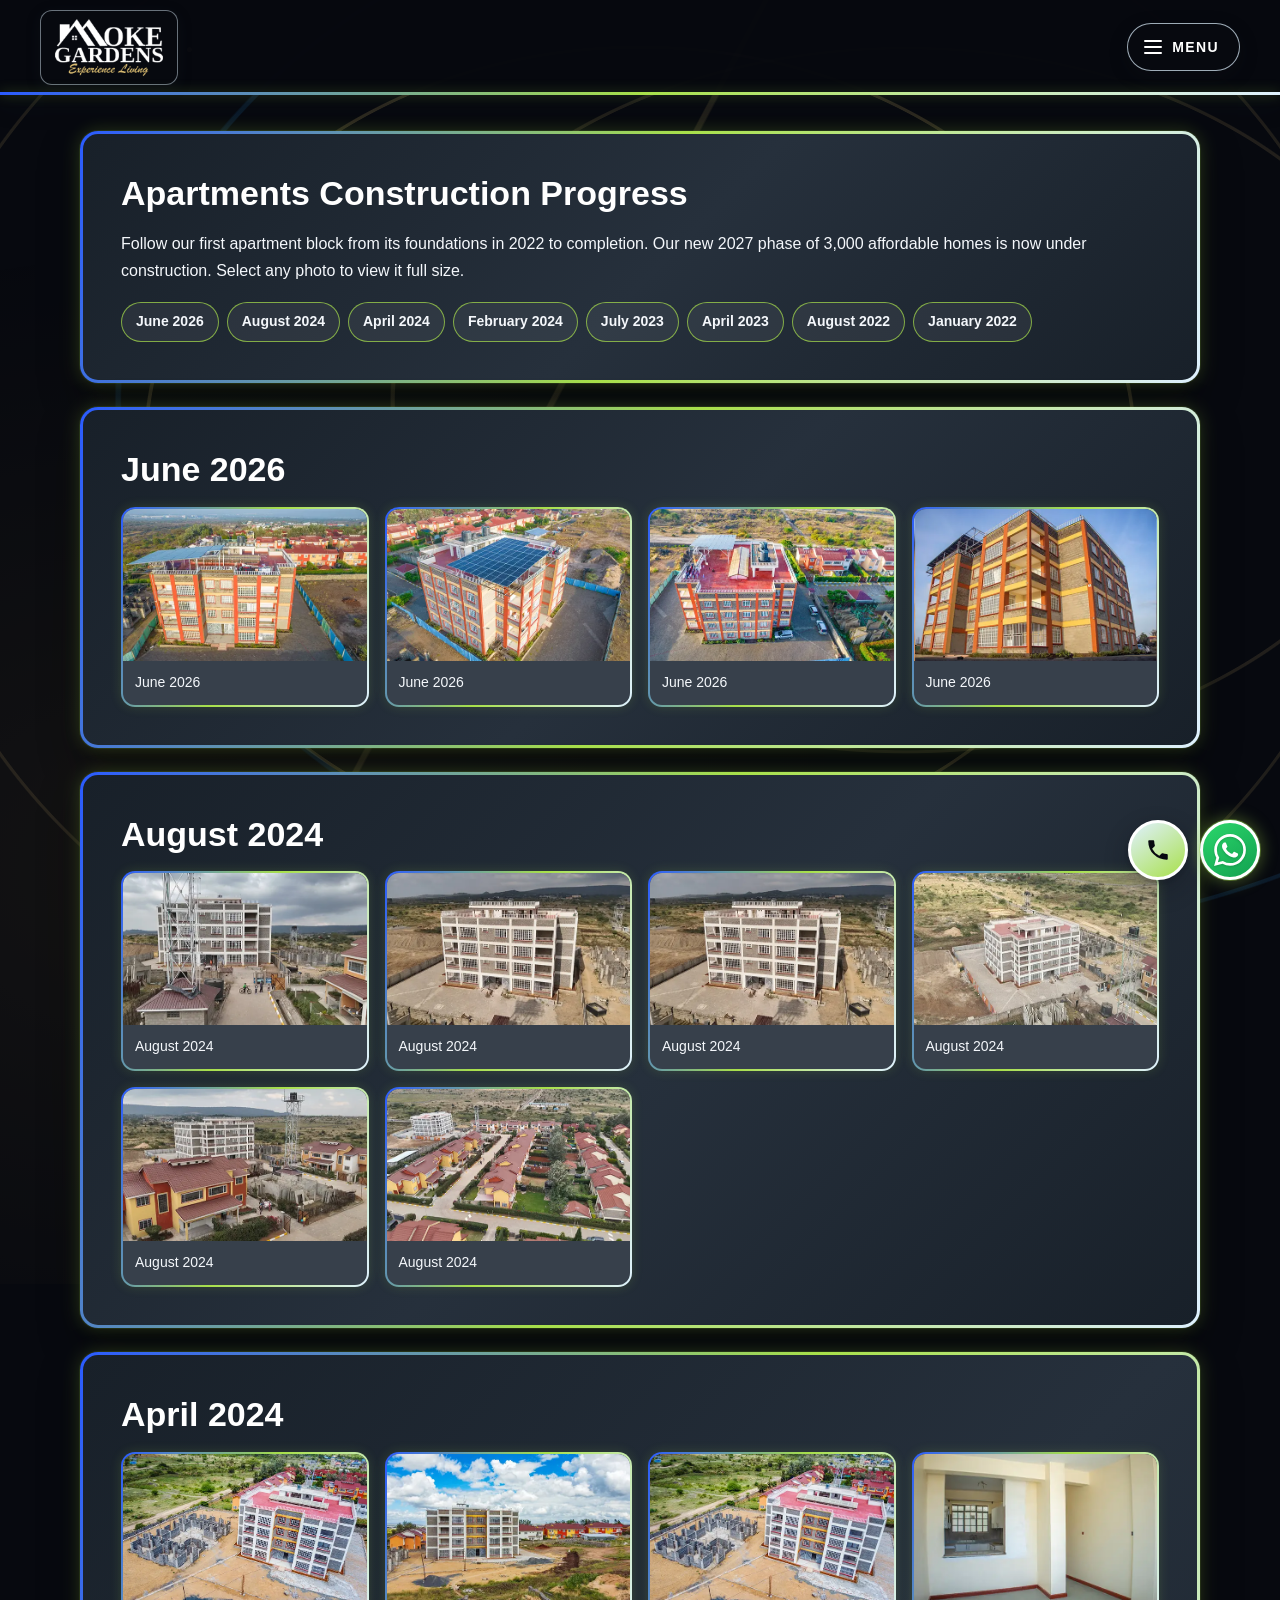
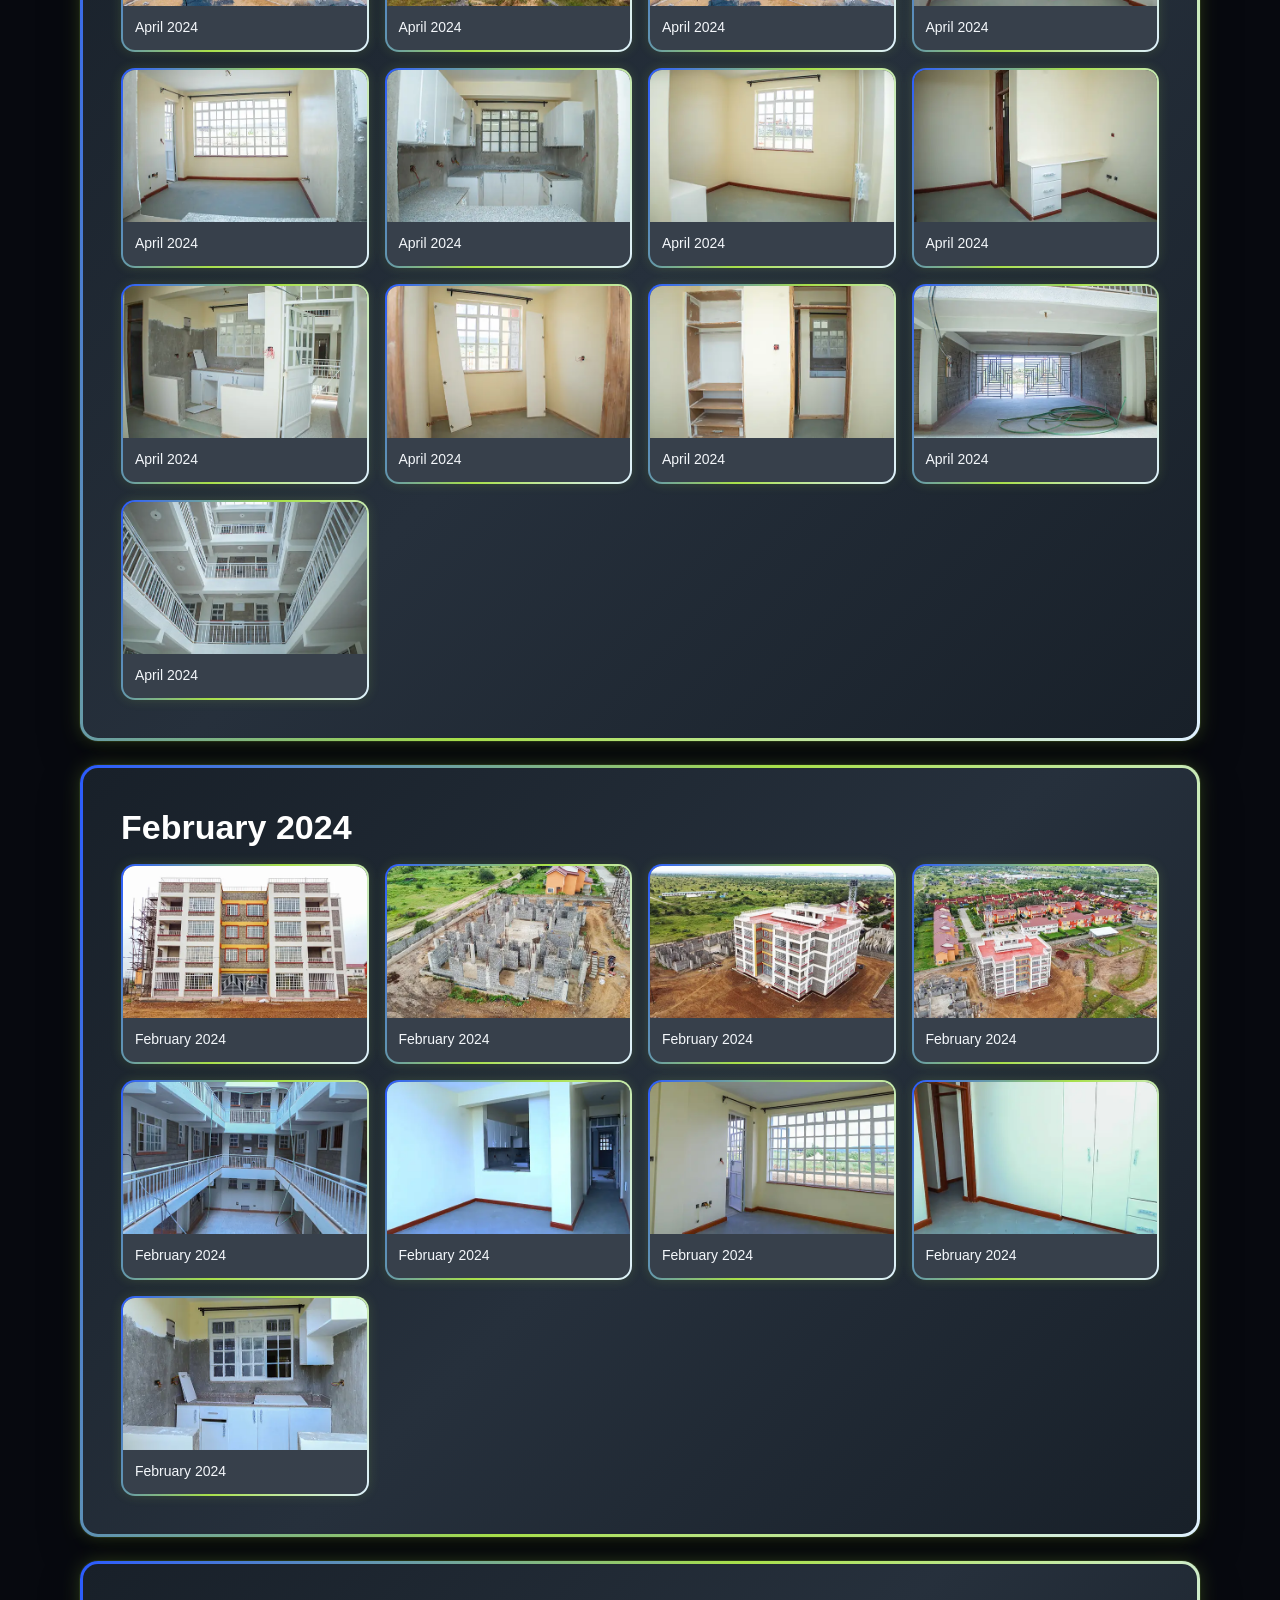
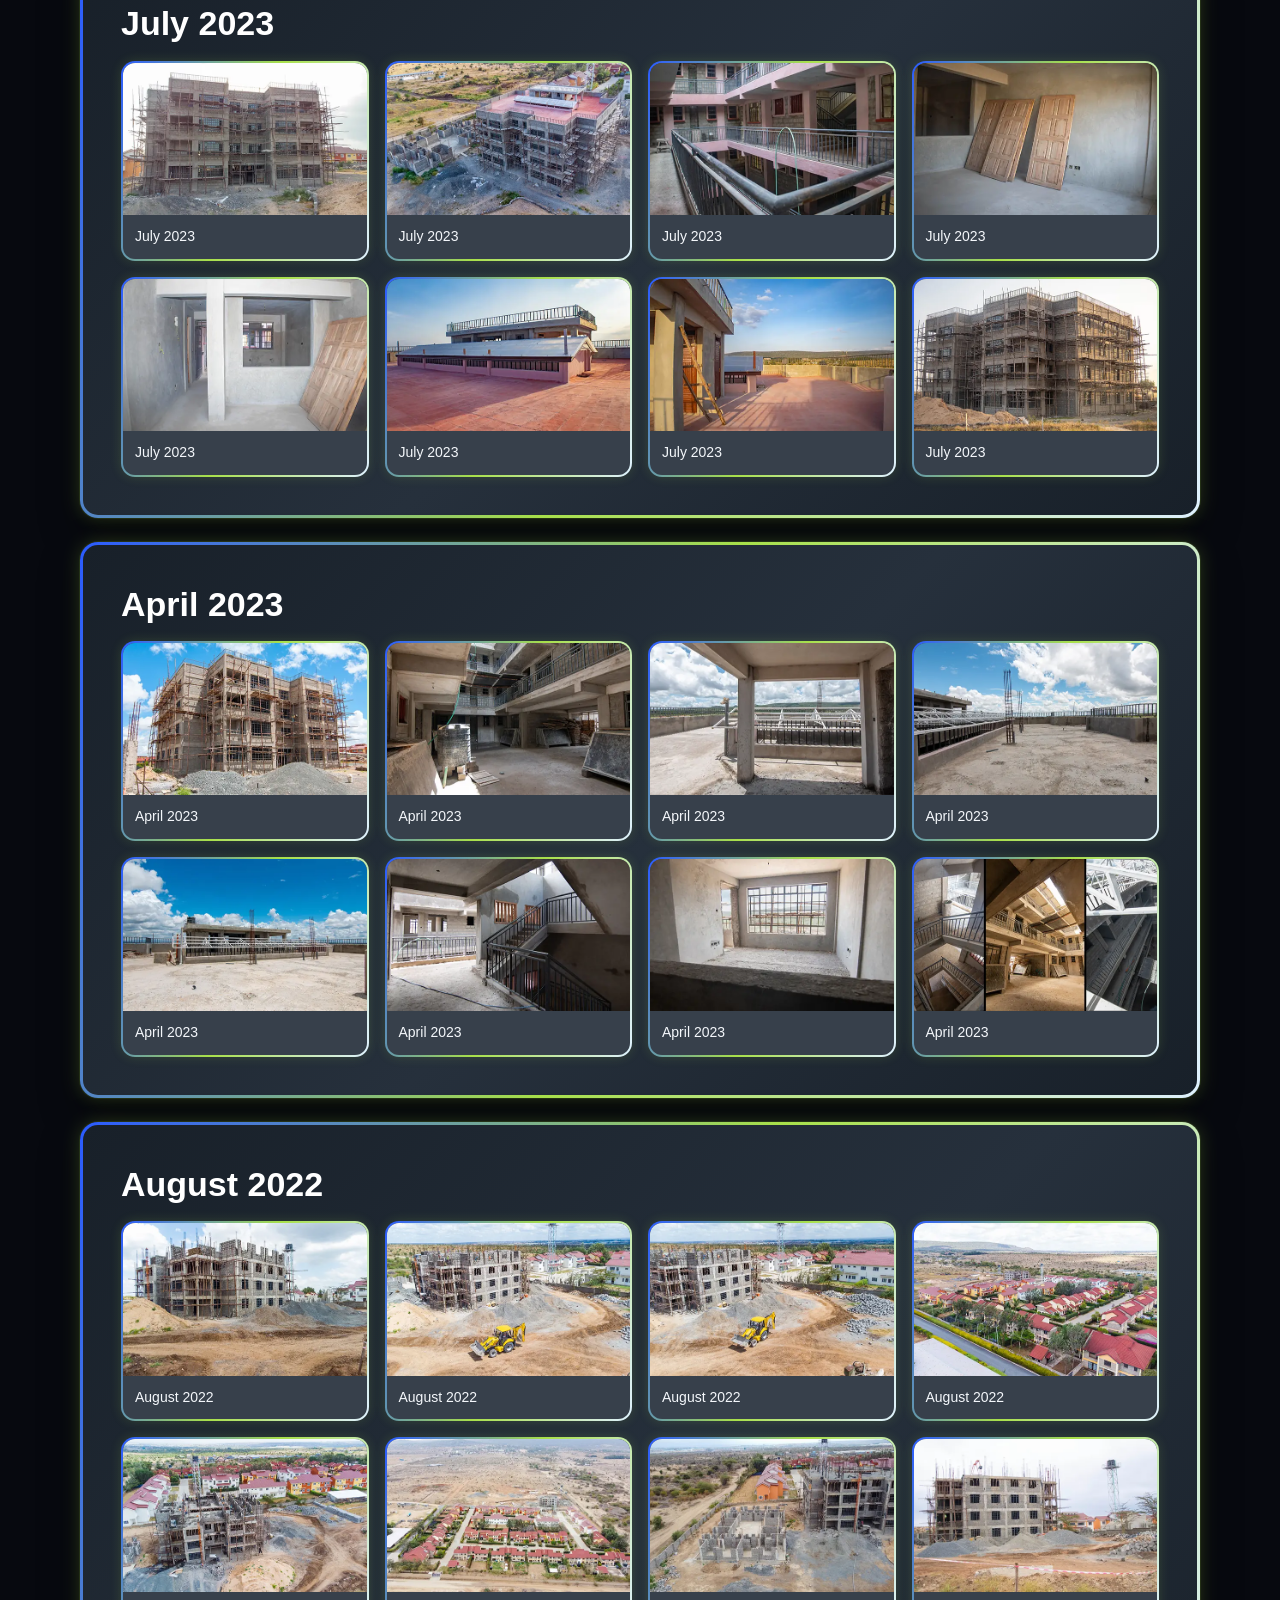
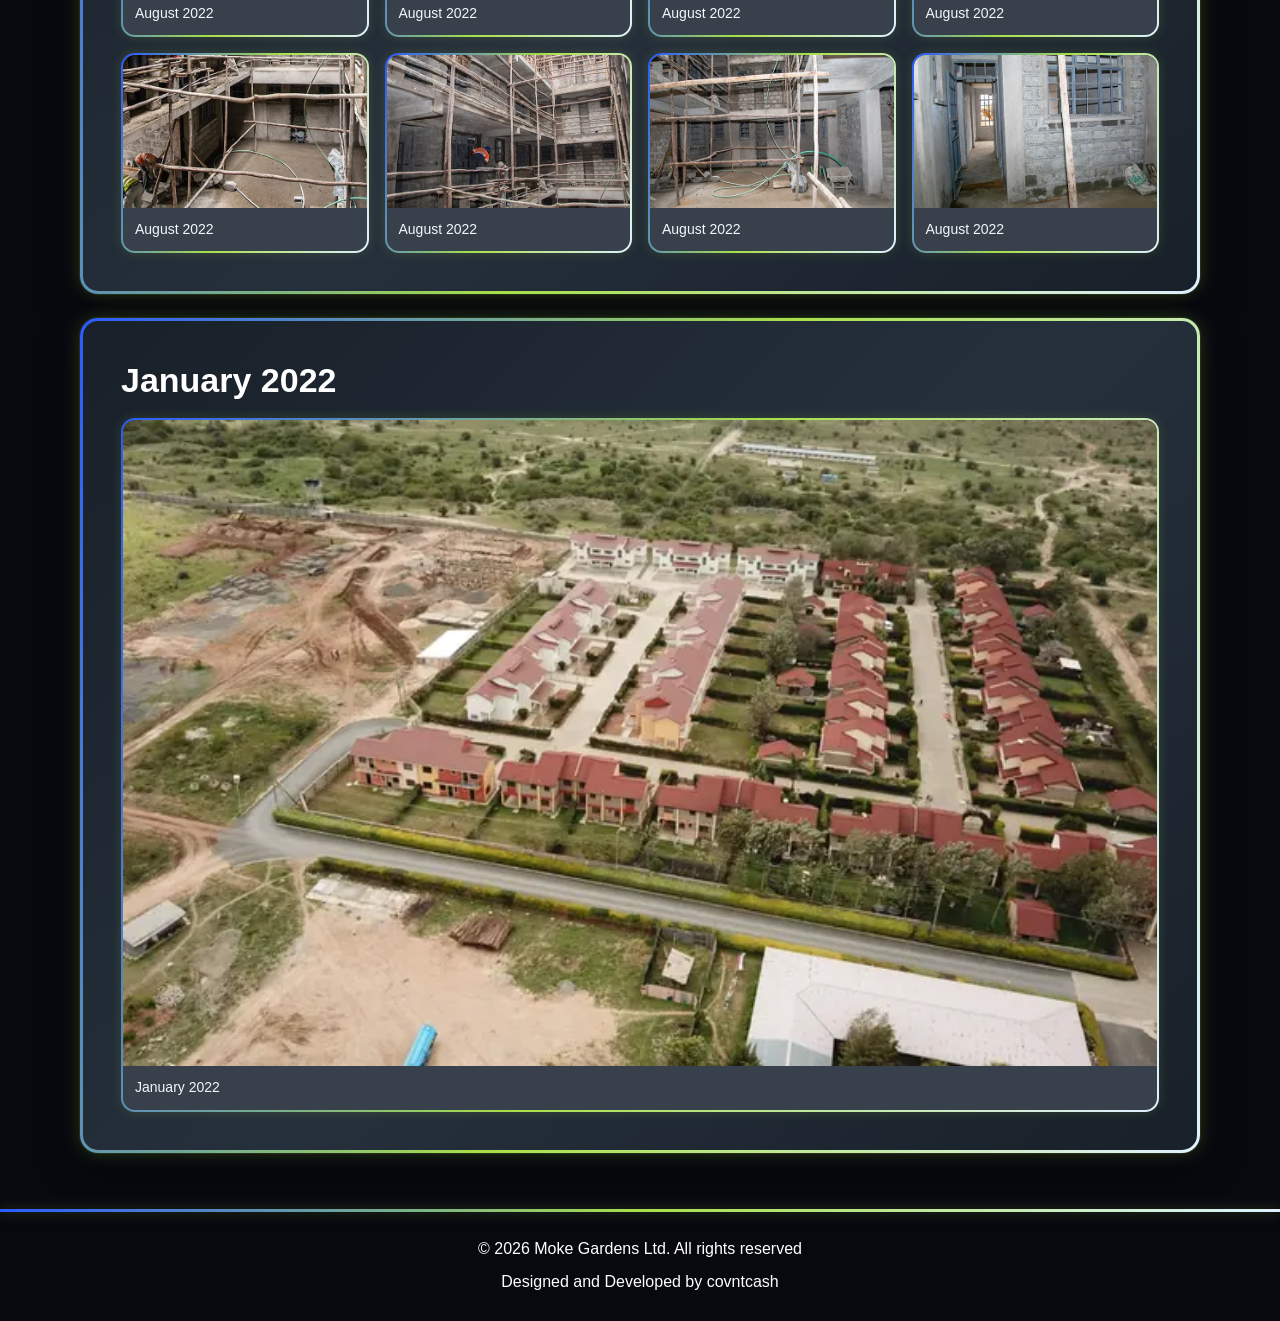
<file: construction-progress.html>
<!doctype html>
<html lang="en">
<head>
    <meta charset="utf-8">
    <meta name="viewport" content="width=device-width, initial-scale=1">
    <title>Apartments Construction Progress | Moke Gardens</title>
    <meta name="robots" content="noindex"><!-- css-playground is an experiment; keep it out of search results -->
    <link rel="icon" type="image/png" href="images/favicon.png">
    <link rel="apple-touch-icon" href="images/apple-touch-icon.png">
    <link rel="stylesheet" href="property-pages.css?v=20261106c">
    <link rel="stylesheet" href="theme-neon.css?v=20261106a">
</head>
<body>
    <a class="skip-link" href="#main">Skip to content</a><div class="site-shell">
    <header class="site-header"><div class="header-inner">
        <a class="brand" href="index.html" aria-label="Moke Gardens home"><img src="images/moke-logo-light.png" alt="Moke Gardens – Experience Living" width="161" height="87"></a>
        <button class="nav-toggle" type="button" aria-expanded="false" aria-controls="site-nav"><span class="nav-toggle-icon" aria-hidden="true"></span><span class="nav-toggle-text">Menu</span></button>
                <nav class="site-nav" id="site-nav" aria-label="Main navigation">
            <a href="index.html">HOME</a><a href="apartments.html">APARTMENTS</a><a href="maisonette.html">MAISONETTES</a><a href="why-moke.html">WHY MOKE</a>
            <details><summary>VIRTUAL TOUR</summary><div class="nav-dropdown"><a href="1bed-virtual-tour.html">1 BEDROOM APARTMENT</a><a href="2bed-virtual-tour.html">2 BEDROOM APARTMENT</a><a href="3bed-virtual-tour.html">3 BEDROOM APARTMENT</a></div></details>
            <details><summary class="active">GALLERY</summary><div class="nav-dropdown"><a href="construction-progress.html" aria-current="page">CONSTRUCTION PROGRESS</a><a href="photo-gallery.html">PHOTOS</a><a href="videos.html">VIDEOS</a></div></details>
            <a href="about-us.html">ABOUT US</a><a href="contact-us.html">CONTACT US</a>
        </nav>
    </div></header>
    <main class="page-content" id="main">
        <section class="content-card">
            <h2>Apartments Construction Progress</h2>
            <p>Follow our first apartment block from its foundations in 2022 to completion. Our new 2027 phase of 3,000 affordable homes is now under construction. Select any photo to view it full size.</p>
            <nav class="jump-links" aria-label="Jump to section"><a href="#jun-2026">June 2026</a><a href="#aug-2024">August 2024</a><a href="#apr-2024">April 2024</a><a href="#feb-2024">February 2024</a><a href="#jul-2023">July 2023</a><a href="#apr-2023">April 2023</a><a href="#aug-2022">August 2022</a><a href="#jan-2022">January 2022</a></nav>
        </section>
        <section class="content-card reveal" id="jun-2026" aria-labelledby="jun-2026-title">
            <h2 id="jun-2026-title">June 2026</h2>
            <div class="gallery-grid">
                <figure><a href="images/photos/2026-06-4.webp" data-lightbox="jun-2026" data-caption="June 2026"><img src="data:image/svg+xml,%3Csvg xmlns='http://www.w3.org/2000/svg' viewBox='0 0 631 354'%3E%3C/svg%3E" data-lazy-src="images/photos/thumbs/2026-06-4.webp" alt="Construction progress, June 2026" width="631" height="354" decoding="async"></a><figcaption>June 2026</figcaption></figure>
                <figure><a href="images/photos/2026-06-5-1.webp" data-lightbox="jun-2026" data-caption="June 2026"><img src="data:image/svg+xml,%3Csvg xmlns='http://www.w3.org/2000/svg' viewBox='0 0 631 354'%3E%3C/svg%3E" data-lazy-src="images/photos/thumbs/2026-06-5-1.webp" alt="Construction progress, June 2026" width="631" height="354" decoding="async"></a><figcaption>June 2026</figcaption></figure>
                <figure><a href="images/photos/2026-06-6-1.webp" data-lightbox="jun-2026" data-caption="June 2026"><img src="data:image/svg+xml,%3Csvg xmlns='http://www.w3.org/2000/svg' viewBox='0 0 631 354'%3E%3C/svg%3E" data-lazy-src="images/photos/thumbs/2026-06-6-1.webp" alt="Construction progress, June 2026" width="631" height="354" decoding="async"></a><figcaption>June 2026</figcaption></figure>
                <figure><a href="images/photos/2026-06-8.webp" data-lightbox="jun-2026" data-caption="June 2026"><img src="data:image/svg+xml,%3Csvg xmlns='http://www.w3.org/2000/svg' viewBox='0 0 536 354'%3E%3C/svg%3E" data-lazy-src="images/photos/thumbs/2026-06-8.webp" alt="Construction progress, June 2026" width="536" height="354" decoding="async"></a><figcaption>June 2026</figcaption></figure>
            </div>
        </section>
        <section class="content-card reveal" id="aug-2024" aria-labelledby="aug-2024-title">
            <h2 id="aug-2024-title">August 2024</h2>
            <div class="gallery-grid">
                <figure><a href="images/photos/2024-08-1.webp" data-lightbox="aug-2024" data-caption="August 2024"><img src="data:image/svg+xml,%3Csvg xmlns='http://www.w3.org/2000/svg' viewBox='0 0 631 354'%3E%3C/svg%3E" data-lazy-src="images/photos/thumbs/2024-08-1.webp" alt="Construction progress, August 2024" width="631" height="354" decoding="async"></a><figcaption>August 2024</figcaption></figure>
                <figure><a href="images/photos/2024-08-2.webp" data-lightbox="aug-2024" data-caption="August 2024"><img src="data:image/svg+xml,%3Csvg xmlns='http://www.w3.org/2000/svg' viewBox='0 0 631 354'%3E%3C/svg%3E" data-lazy-src="images/photos/thumbs/2024-08-2.webp" alt="Construction progress, August 2024" width="631" height="354" decoding="async"></a><figcaption>August 2024</figcaption></figure>
                <figure><a href="images/photos/2024-08-3.webp" data-lightbox="aug-2024" data-caption="August 2024"><img src="data:image/svg+xml,%3Csvg xmlns='http://www.w3.org/2000/svg' viewBox='0 0 631 354'%3E%3C/svg%3E" data-lazy-src="images/photos/thumbs/2024-08-3.webp" alt="Construction progress, August 2024" width="631" height="354" decoding="async"></a><figcaption>August 2024</figcaption></figure>
                <figure><a href="images/photos/2024-08-4.webp" data-lightbox="aug-2024" data-caption="August 2024"><img src="data:image/svg+xml,%3Csvg xmlns='http://www.w3.org/2000/svg' viewBox='0 0 631 354'%3E%3C/svg%3E" data-lazy-src="images/photos/thumbs/2024-08-4.webp" alt="Construction progress, August 2024" width="631" height="354" decoding="async"></a><figcaption>August 2024</figcaption></figure>
                <figure><a href="images/photos/2024-08-5.webp" data-lightbox="aug-2024" data-caption="August 2024"><img src="data:image/svg+xml,%3Csvg xmlns='http://www.w3.org/2000/svg' viewBox='0 0 631 354'%3E%3C/svg%3E" data-lazy-src="images/photos/thumbs/2024-08-5.webp" alt="Construction progress, August 2024" width="631" height="354" decoding="async"></a><figcaption>August 2024</figcaption></figure>
                <figure><a href="images/photos/2024-08-6.webp" data-lightbox="aug-2024" data-caption="August 2024"><img src="data:image/svg+xml,%3Csvg xmlns='http://www.w3.org/2000/svg' viewBox='0 0 631 354'%3E%3C/svg%3E" data-lazy-src="images/photos/thumbs/2024-08-6.webp" alt="Construction progress, August 2024" width="631" height="354" decoding="async"></a><figcaption>August 2024</figcaption></figure>
            </div>
        </section>
        <section class="content-card reveal" id="apr-2024" aria-labelledby="apr-2024-title">
            <h2 id="apr-2024-title">April 2024</h2>
            <div class="gallery-grid">
                <figure><a href="images/photos/2024-04-1-1.webp" data-lightbox="apr-2024" data-caption="April 2024"><img src="data:image/svg+xml,%3Csvg xmlns='http://www.w3.org/2000/svg' viewBox='0 0 720 405'%3E%3C/svg%3E" data-lazy-src="images/photos/thumbs/2024-04-1-1.webp" alt="Construction progress, April 2024" width="720" height="405" decoding="async"></a><figcaption>April 2024</figcaption></figure>
                <figure><a href="images/photos/2024-04-2.webp" data-lightbox="apr-2024" data-caption="April 2024"><img src="data:image/svg+xml,%3Csvg xmlns='http://www.w3.org/2000/svg' viewBox='0 0 631 354'%3E%3C/svg%3E" data-lazy-src="images/photos/thumbs/2024-04-2.webp" alt="Construction progress, April 2024" width="631" height="354" decoding="async"></a><figcaption>April 2024</figcaption></figure>
                <figure><a href="images/photos/2024-04-3.webp" data-lightbox="apr-2024" data-caption="April 2024"><img src="data:image/svg+xml,%3Csvg xmlns='http://www.w3.org/2000/svg' viewBox='0 0 631 354'%3E%3C/svg%3E" data-lazy-src="images/photos/thumbs/2024-04-3.webp" alt="Construction progress, April 2024" width="631" height="354" decoding="async"></a><figcaption>April 2024</figcaption></figure>
                <figure><a href="images/photos/2024-04-4.webp" data-lightbox="apr-2024" data-caption="April 2024"><img src="data:image/svg+xml,%3Csvg xmlns='http://www.w3.org/2000/svg' viewBox='0 0 631 354'%3E%3C/svg%3E" data-lazy-src="images/photos/thumbs/2024-04-4.webp" alt="Construction progress, April 2024" width="631" height="354" decoding="async"></a><figcaption>April 2024</figcaption></figure>
                <figure><a href="images/photos/2024-04-5.webp" data-lightbox="apr-2024" data-caption="April 2024"><img src="data:image/svg+xml,%3Csvg xmlns='http://www.w3.org/2000/svg' viewBox='0 0 631 354'%3E%3C/svg%3E" data-lazy-src="images/photos/thumbs/2024-04-5.webp" alt="Construction progress, April 2024" width="631" height="354" decoding="async"></a><figcaption>April 2024</figcaption></figure>
                <figure><a href="images/photos/2024-04-6.webp" data-lightbox="apr-2024" data-caption="April 2024"><img src="data:image/svg+xml,%3Csvg xmlns='http://www.w3.org/2000/svg' viewBox='0 0 631 354'%3E%3C/svg%3E" data-lazy-src="images/photos/thumbs/2024-04-6.webp" alt="Construction progress, April 2024" width="631" height="354" decoding="async"></a><figcaption>April 2024</figcaption></figure>
                <figure><a href="images/photos/2024-04-7.webp" data-lightbox="apr-2024" data-caption="April 2024"><img src="data:image/svg+xml,%3Csvg xmlns='http://www.w3.org/2000/svg' viewBox='0 0 631 354'%3E%3C/svg%3E" data-lazy-src="images/photos/thumbs/2024-04-7.webp" alt="Construction progress, April 2024" width="631" height="354" decoding="async"></a><figcaption>April 2024</figcaption></figure>
                <figure><a href="images/photos/2024-04-8.webp" data-lightbox="apr-2024" data-caption="April 2024"><img src="data:image/svg+xml,%3Csvg xmlns='http://www.w3.org/2000/svg' viewBox='0 0 631 354'%3E%3C/svg%3E" data-lazy-src="images/photos/thumbs/2024-04-8.webp" alt="Construction progress, April 2024" width="631" height="354" decoding="async"></a><figcaption>April 2024</figcaption></figure>
                <figure><a href="images/photos/2024-04-9.webp" data-lightbox="apr-2024" data-caption="April 2024"><img src="data:image/svg+xml,%3Csvg xmlns='http://www.w3.org/2000/svg' viewBox='0 0 631 354'%3E%3C/svg%3E" data-lazy-src="images/photos/thumbs/2024-04-9.webp" alt="Construction progress, April 2024" width="631" height="354" decoding="async"></a><figcaption>April 2024</figcaption></figure>
                <figure><a href="images/photos/2024-04-10.webp" data-lightbox="apr-2024" data-caption="April 2024"><img src="data:image/svg+xml,%3Csvg xmlns='http://www.w3.org/2000/svg' viewBox='0 0 631 354'%3E%3C/svg%3E" data-lazy-src="images/photos/thumbs/2024-04-10.webp" alt="Construction progress, April 2024" width="631" height="354" decoding="async"></a><figcaption>April 2024</figcaption></figure>
                <figure><a href="images/photos/2024-04-11.webp" data-lightbox="apr-2024" data-caption="April 2024"><img src="data:image/svg+xml,%3Csvg xmlns='http://www.w3.org/2000/svg' viewBox='0 0 631 354'%3E%3C/svg%3E" data-lazy-src="images/photos/thumbs/2024-04-11.webp" alt="Construction progress, April 2024" width="631" height="354" decoding="async"></a><figcaption>April 2024</figcaption></figure>
                <figure><a href="images/photos/2024-04-12.webp" data-lightbox="apr-2024" data-caption="April 2024"><img src="data:image/svg+xml,%3Csvg xmlns='http://www.w3.org/2000/svg' viewBox='0 0 631 354'%3E%3C/svg%3E" data-lazy-src="images/photos/thumbs/2024-04-12.webp" alt="Construction progress, April 2024" width="631" height="354" decoding="async"></a><figcaption>April 2024</figcaption></figure>
                <figure><a href="images/photos/2024-04-13.webp" data-lightbox="apr-2024" data-caption="April 2024"><img src="data:image/svg+xml,%3Csvg xmlns='http://www.w3.org/2000/svg' viewBox='0 0 631 354'%3E%3C/svg%3E" data-lazy-src="images/photos/thumbs/2024-04-13.webp" alt="Construction progress, April 2024" width="631" height="354" decoding="async"></a><figcaption>April 2024</figcaption></figure>
            </div>
        </section>
        <section class="content-card reveal" id="feb-2024" aria-labelledby="feb-2024-title">
            <h2 id="feb-2024-title">February 2024</h2>
            <div class="gallery-grid">
                <figure><a href="images/photos/2024-02-1.webp" data-lightbox="feb-2024" data-caption="February 2024"><img src="data:image/svg+xml,%3Csvg xmlns='http://www.w3.org/2000/svg' viewBox='0 0 631 354'%3E%3C/svg%3E" data-lazy-src="images/photos/thumbs/2024-02-1.webp" alt="Construction progress, February 2024" width="631" height="354" decoding="async"></a><figcaption>February 2024</figcaption></figure>
                <figure><a href="images/photos/2024-02-2.webp" data-lightbox="feb-2024" data-caption="February 2024"><img src="data:image/svg+xml,%3Csvg xmlns='http://www.w3.org/2000/svg' viewBox='0 0 631 354'%3E%3C/svg%3E" data-lazy-src="images/photos/thumbs/2024-02-2.webp" alt="Construction progress, February 2024" width="631" height="354" decoding="async"></a><figcaption>February 2024</figcaption></figure>
                <figure><a href="images/photos/2024-02-3.webp" data-lightbox="feb-2024" data-caption="February 2024"><img src="data:image/svg+xml,%3Csvg xmlns='http://www.w3.org/2000/svg' viewBox='0 0 631 354'%3E%3C/svg%3E" data-lazy-src="images/photos/thumbs/2024-02-3.webp" alt="Construction progress, February 2024" width="631" height="354" decoding="async"></a><figcaption>February 2024</figcaption></figure>
                <figure><a href="images/photos/2024-02-4.webp" data-lightbox="feb-2024" data-caption="February 2024"><img src="data:image/svg+xml,%3Csvg xmlns='http://www.w3.org/2000/svg' viewBox='0 0 631 354'%3E%3C/svg%3E" data-lazy-src="images/photos/thumbs/2024-02-4.webp" alt="Construction progress, February 2024" width="631" height="354" decoding="async"></a><figcaption>February 2024</figcaption></figure>
                <figure><a href="images/photos/2024-02-5.webp" data-lightbox="feb-2024" data-caption="February 2024"><img src="data:image/svg+xml,%3Csvg xmlns='http://www.w3.org/2000/svg' viewBox='0 0 631 354'%3E%3C/svg%3E" data-lazy-src="images/photos/thumbs/2024-02-5.webp" alt="Construction progress, February 2024" width="631" height="354" decoding="async"></a><figcaption>February 2024</figcaption></figure>
                <figure><a href="images/photos/2024-02-6.webp" data-lightbox="feb-2024" data-caption="February 2024"><img src="data:image/svg+xml,%3Csvg xmlns='http://www.w3.org/2000/svg' viewBox='0 0 631 354'%3E%3C/svg%3E" data-lazy-src="images/photos/thumbs/2024-02-6.webp" alt="Construction progress, February 2024" width="631" height="354" decoding="async"></a><figcaption>February 2024</figcaption></figure>
                <figure><a href="images/photos/2024-02-7.webp" data-lightbox="feb-2024" data-caption="February 2024"><img src="data:image/svg+xml,%3Csvg xmlns='http://www.w3.org/2000/svg' viewBox='0 0 631 354'%3E%3C/svg%3E" data-lazy-src="images/photos/thumbs/2024-02-7.webp" alt="Construction progress, February 2024" width="631" height="354" decoding="async"></a><figcaption>February 2024</figcaption></figure>
                <figure><a href="images/photos/2024-02-8.webp" data-lightbox="feb-2024" data-caption="February 2024"><img src="data:image/svg+xml,%3Csvg xmlns='http://www.w3.org/2000/svg' viewBox='0 0 631 354'%3E%3C/svg%3E" data-lazy-src="images/photos/thumbs/2024-02-8.webp" alt="Construction progress, February 2024" width="631" height="354" decoding="async"></a><figcaption>February 2024</figcaption></figure>
                <figure><a href="images/photos/2024-02-9.webp" data-lightbox="feb-2024" data-caption="February 2024"><img src="data:image/svg+xml,%3Csvg xmlns='http://www.w3.org/2000/svg' viewBox='0 0 631 354'%3E%3C/svg%3E" data-lazy-src="images/photos/thumbs/2024-02-9.webp" alt="Construction progress, February 2024" width="631" height="354" decoding="async"></a><figcaption>February 2024</figcaption></figure>
            </div>
        </section>
        <section class="content-card reveal" id="jul-2023" aria-labelledby="jul-2023-title">
            <h2 id="jul-2023-title">July 2023</h2>
            <div class="gallery-grid">
                <figure><a href="images/photos/2023-07-1.webp" data-lightbox="jul-2023" data-caption="July 2023"><img src="data:image/svg+xml,%3Csvg xmlns='http://www.w3.org/2000/svg' viewBox='0 0 631 354'%3E%3C/svg%3E" data-lazy-src="images/photos/thumbs/2023-07-1.webp" alt="Construction progress, July 2023" width="631" height="354" decoding="async"></a><figcaption>July 2023</figcaption></figure>
                <figure><a href="images/photos/2023-07-2.webp" data-lightbox="jul-2023" data-caption="July 2023"><img src="data:image/svg+xml,%3Csvg xmlns='http://www.w3.org/2000/svg' viewBox='0 0 631 354'%3E%3C/svg%3E" data-lazy-src="images/photos/thumbs/2023-07-2.webp" alt="Construction progress, July 2023" width="631" height="354" decoding="async"></a><figcaption>July 2023</figcaption></figure>
                <figure><a href="images/photos/2023-07-3.webp" data-lightbox="jul-2023" data-caption="July 2023"><img src="data:image/svg+xml,%3Csvg xmlns='http://www.w3.org/2000/svg' viewBox='0 0 631 354'%3E%3C/svg%3E" data-lazy-src="images/photos/thumbs/2023-07-3.webp" alt="Construction progress, July 2023" width="631" height="354" decoding="async"></a><figcaption>July 2023</figcaption></figure>
                <figure><a href="images/photos/2023-07-4.webp" data-lightbox="jul-2023" data-caption="July 2023"><img src="data:image/svg+xml,%3Csvg xmlns='http://www.w3.org/2000/svg' viewBox='0 0 631 354'%3E%3C/svg%3E" data-lazy-src="images/photos/thumbs/2023-07-4.webp" alt="Construction progress, July 2023" width="631" height="354" decoding="async"></a><figcaption>July 2023</figcaption></figure>
                <figure><a href="images/photos/2023-07-5.webp" data-lightbox="jul-2023" data-caption="July 2023"><img src="data:image/svg+xml,%3Csvg xmlns='http://www.w3.org/2000/svg' viewBox='0 0 631 354'%3E%3C/svg%3E" data-lazy-src="images/photos/thumbs/2023-07-5.webp" alt="Construction progress, July 2023" width="631" height="354" decoding="async"></a><figcaption>July 2023</figcaption></figure>
                <figure><a href="images/photos/2023-07-6.webp" data-lightbox="jul-2023" data-caption="July 2023"><img src="data:image/svg+xml,%3Csvg xmlns='http://www.w3.org/2000/svg' viewBox='0 0 631 354'%3E%3C/svg%3E" data-lazy-src="images/photos/thumbs/2023-07-6.webp" alt="Construction progress, July 2023" width="631" height="354" decoding="async"></a><figcaption>July 2023</figcaption></figure>
                <figure><a href="images/photos/2023-07-7.webp" data-lightbox="jul-2023" data-caption="July 2023"><img src="data:image/svg+xml,%3Csvg xmlns='http://www.w3.org/2000/svg' viewBox='0 0 631 354'%3E%3C/svg%3E" data-lazy-src="images/photos/thumbs/2023-07-7.webp" alt="Construction progress, July 2023" width="631" height="354" decoding="async"></a><figcaption>July 2023</figcaption></figure>
                <figure><a href="images/photos/2023-07-8.webp" data-lightbox="jul-2023" data-caption="July 2023"><img src="data:image/svg+xml,%3Csvg xmlns='http://www.w3.org/2000/svg' viewBox='0 0 631 354'%3E%3C/svg%3E" data-lazy-src="images/photos/thumbs/2023-07-8.webp" alt="Construction progress, July 2023" width="631" height="354" decoding="async"></a><figcaption>July 2023</figcaption></figure>
            </div>
        </section>
        <section class="content-card reveal" id="apr-2023" aria-labelledby="apr-2023-title">
            <h2 id="apr-2023-title">April 2023</h2>
            <div class="gallery-grid">
                <figure><a href="images/photos/2023-04-1.webp" data-lightbox="apr-2023" data-caption="April 2023"><img src="data:image/svg+xml,%3Csvg xmlns='http://www.w3.org/2000/svg' viewBox='0 0 631 354'%3E%3C/svg%3E" data-lazy-src="images/photos/thumbs/2023-04-1.webp" alt="Construction progress, April 2023" width="631" height="354" decoding="async"></a><figcaption>April 2023</figcaption></figure>
                <figure><a href="images/photos/2023-04-2.webp" data-lightbox="apr-2023" data-caption="April 2023"><img src="data:image/svg+xml,%3Csvg xmlns='http://www.w3.org/2000/svg' viewBox='0 0 631 354'%3E%3C/svg%3E" data-lazy-src="images/photos/thumbs/2023-04-2.webp" alt="Construction progress, April 2023" width="631" height="354" decoding="async"></a><figcaption>April 2023</figcaption></figure>
                <figure><a href="images/photos/2023-04-3.webp" data-lightbox="apr-2023" data-caption="April 2023"><img src="data:image/svg+xml,%3Csvg xmlns='http://www.w3.org/2000/svg' viewBox='0 0 631 354'%3E%3C/svg%3E" data-lazy-src="images/photos/thumbs/2023-04-3.webp" alt="Construction progress, April 2023" width="631" height="354" decoding="async"></a><figcaption>April 2023</figcaption></figure>
                <figure><a href="images/photos/2023-04-4.webp" data-lightbox="apr-2023" data-caption="April 2023"><img src="data:image/svg+xml,%3Csvg xmlns='http://www.w3.org/2000/svg' viewBox='0 0 631 354'%3E%3C/svg%3E" data-lazy-src="images/photos/thumbs/2023-04-4.webp" alt="Construction progress, April 2023" width="631" height="354" decoding="async"></a><figcaption>April 2023</figcaption></figure>
                <figure><a href="images/photos/2023-04-5.webp" data-lightbox="apr-2023" data-caption="April 2023"><img src="data:image/svg+xml,%3Csvg xmlns='http://www.w3.org/2000/svg' viewBox='0 0 631 354'%3E%3C/svg%3E" data-lazy-src="images/photos/thumbs/2023-04-5.webp" alt="Construction progress, April 2023" width="631" height="354" decoding="async"></a><figcaption>April 2023</figcaption></figure>
                <figure><a href="images/photos/2023-04-6.webp" data-lightbox="apr-2023" data-caption="April 2023"><img src="data:image/svg+xml,%3Csvg xmlns='http://www.w3.org/2000/svg' viewBox='0 0 631 354'%3E%3C/svg%3E" data-lazy-src="images/photos/thumbs/2023-04-6.webp" alt="Construction progress, April 2023" width="631" height="354" decoding="async"></a><figcaption>April 2023</figcaption></figure>
                <figure><a href="images/photos/2023-04-7.webp" data-lightbox="apr-2023" data-caption="April 2023"><img src="data:image/svg+xml,%3Csvg xmlns='http://www.w3.org/2000/svg' viewBox='0 0 631 354'%3E%3C/svg%3E" data-lazy-src="images/photos/thumbs/2023-04-7.webp" alt="Construction progress, April 2023" width="631" height="354" decoding="async"></a><figcaption>April 2023</figcaption></figure>
                <figure><a href="images/photos/2023-04-8.webp" data-lightbox="apr-2023" data-caption="April 2023"><img src="data:image/svg+xml,%3Csvg xmlns='http://www.w3.org/2000/svg' viewBox='0 0 631 354'%3E%3C/svg%3E" data-lazy-src="images/photos/thumbs/2023-04-8.webp" alt="Construction progress, April 2023" width="631" height="354" decoding="async"></a><figcaption>April 2023</figcaption></figure>
            </div>
        </section>
        <section class="content-card reveal" id="aug-2022" aria-labelledby="aug-2022-title">
            <h2 id="aug-2022-title">August 2022</h2>
            <div class="gallery-grid">
                <figure><a href="images/photos/2022-08-1.webp" data-lightbox="aug-2022" data-caption="August 2022"><img src="data:image/svg+xml,%3Csvg xmlns='http://www.w3.org/2000/svg' viewBox='0 0 631 354'%3E%3C/svg%3E" data-lazy-src="images/photos/thumbs/2022-08-1.webp" alt="Construction progress, August 2022" width="631" height="354" decoding="async"></a><figcaption>August 2022</figcaption></figure>
                <figure><a href="images/photos/2022-08-2.webp" data-lightbox="aug-2022" data-caption="August 2022"><img src="data:image/svg+xml,%3Csvg xmlns='http://www.w3.org/2000/svg' viewBox='0 0 631 354'%3E%3C/svg%3E" data-lazy-src="images/photos/thumbs/2022-08-2.webp" alt="Construction progress, August 2022" width="631" height="354" decoding="async"></a><figcaption>August 2022</figcaption></figure>
                <figure><a href="images/photos/2022-08-3.webp" data-lightbox="aug-2022" data-caption="August 2022"><img src="data:image/svg+xml,%3Csvg xmlns='http://www.w3.org/2000/svg' viewBox='0 0 631 354'%3E%3C/svg%3E" data-lazy-src="images/photos/thumbs/2022-08-3.webp" alt="Construction progress, August 2022" width="631" height="354" decoding="async"></a><figcaption>August 2022</figcaption></figure>
                <figure><a href="images/photos/2022-08-4.webp" data-lightbox="aug-2022" data-caption="August 2022"><img src="data:image/svg+xml,%3Csvg xmlns='http://www.w3.org/2000/svg' viewBox='0 0 631 354'%3E%3C/svg%3E" data-lazy-src="images/photos/thumbs/2022-08-4.webp" alt="Construction progress, August 2022" width="631" height="354" decoding="async"></a><figcaption>August 2022</figcaption></figure>
                <figure><a href="images/photos/2022-08-5.webp" data-lightbox="aug-2022" data-caption="August 2022"><img src="data:image/svg+xml,%3Csvg xmlns='http://www.w3.org/2000/svg' viewBox='0 0 631 354'%3E%3C/svg%3E" data-lazy-src="images/photos/thumbs/2022-08-5.webp" alt="Construction progress, August 2022" width="631" height="354" decoding="async"></a><figcaption>August 2022</figcaption></figure>
                <figure><a href="images/photos/2022-08-6.webp" data-lightbox="aug-2022" data-caption="August 2022"><img src="data:image/svg+xml,%3Csvg xmlns='http://www.w3.org/2000/svg' viewBox='0 0 631 354'%3E%3C/svg%3E" data-lazy-src="images/photos/thumbs/2022-08-6.webp" alt="Construction progress, August 2022" width="631" height="354" decoding="async"></a><figcaption>August 2022</figcaption></figure>
                <figure><a href="images/photos/2022-08-7.webp" data-lightbox="aug-2022" data-caption="August 2022"><img src="data:image/svg+xml,%3Csvg xmlns='http://www.w3.org/2000/svg' viewBox='0 0 631 354'%3E%3C/svg%3E" data-lazy-src="images/photos/thumbs/2022-08-7.webp" alt="Construction progress, August 2022" width="631" height="354" decoding="async"></a><figcaption>August 2022</figcaption></figure>
                <figure><a href="images/photos/2022-08-8.webp" data-lightbox="aug-2022" data-caption="August 2022"><img src="data:image/svg+xml,%3Csvg xmlns='http://www.w3.org/2000/svg' viewBox='0 0 631 354'%3E%3C/svg%3E" data-lazy-src="images/photos/thumbs/2022-08-8.webp" alt="Construction progress, August 2022" width="631" height="354" decoding="async"></a><figcaption>August 2022</figcaption></figure>
                <figure><a href="images/photos/2022-08-9.webp" data-lightbox="aug-2022" data-caption="August 2022"><img src="data:image/svg+xml,%3Csvg xmlns='http://www.w3.org/2000/svg' viewBox='0 0 631 354'%3E%3C/svg%3E" data-lazy-src="images/photos/thumbs/2022-08-9.webp" alt="Construction progress, August 2022" width="631" height="354" decoding="async"></a><figcaption>August 2022</figcaption></figure>
                <figure><a href="images/photos/2022-08-10.webp" data-lightbox="aug-2022" data-caption="August 2022"><img src="data:image/svg+xml,%3Csvg xmlns='http://www.w3.org/2000/svg' viewBox='0 0 631 354'%3E%3C/svg%3E" data-lazy-src="images/photos/thumbs/2022-08-10.webp" alt="Construction progress, August 2022" width="631" height="354" decoding="async"></a><figcaption>August 2022</figcaption></figure>
                <figure><a href="images/photos/2022-08-11.webp" data-lightbox="aug-2022" data-caption="August 2022"><img src="data:image/svg+xml,%3Csvg xmlns='http://www.w3.org/2000/svg' viewBox='0 0 631 354'%3E%3C/svg%3E" data-lazy-src="images/photos/thumbs/2022-08-11.webp" alt="Construction progress, August 2022" width="631" height="354" decoding="async"></a><figcaption>August 2022</figcaption></figure>
                <figure><a href="images/photos/2022-08-12.webp" data-lightbox="aug-2022" data-caption="August 2022"><img src="data:image/svg+xml,%3Csvg xmlns='http://www.w3.org/2000/svg' viewBox='0 0 631 354'%3E%3C/svg%3E" data-lazy-src="images/photos/thumbs/2022-08-12.webp" alt="Construction progress, August 2022" width="631" height="354" decoding="async"></a><figcaption>August 2022</figcaption></figure>
            </div>
        </section>
        <section class="content-card reveal" id="jan-2022" aria-labelledby="jan-2022-title">
            <h2 id="jan-2022-title">January 2022</h2>
            <div class="gallery-grid">
                <figure><a href="images/photos/2022-01-whatsapp-image-2022-01-21-at-18-40-28.webp" data-lightbox="jan-2022" data-caption="January 2022"><img src="data:image/svg+xml,%3Csvg xmlns='http://www.w3.org/2000/svg' viewBox='0 0 720 405'%3E%3C/svg%3E" data-lazy-src="images/photos/thumbs/2022-01-whatsapp-image-2022-01-21-at-18-40-28.webp" alt="Construction progress, January 2022" width="720" height="405" decoding="async"></a><figcaption>January 2022</figcaption></figure>
            </div>
        </section>
    </main>
    <footer class="site-footer"><p>&copy; <span data-year>2026</span> Moke Gardens Ltd. All rights reserved</p><p>Designed and Developed by covntcash</p></footer>
</div>    <div class="fab-stack">
        <a class="btn btn-whatsapp" href="https://wa.me/254180888111?text=Hello%20Moke%20Gardens%2C%20I%27d%20like%20to%20make%20an%20inquiry." target="_blank" rel="noopener"><svg viewBox="0 0 24 24" aria-hidden="true" focusable="false"><path fill="currentColor" d="M17.47 14.38c-.3-.15-1.76-.87-2.03-.97-.27-.1-.47-.15-.67.15-.2.3-.77.97-.94 1.16-.17.2-.35.22-.64.08-.3-.15-1.26-.47-2.39-1.48-.88-.79-1.48-1.76-1.65-2.06-.17-.3-.02-.46.13-.6.13-.14.3-.35.45-.52.15-.18.2-.3.3-.5.1-.2.05-.37-.03-.52-.07-.15-.67-1.61-.92-2.2-.24-.58-.49-.5-.67-.51h-.57c-.2 0-.52.07-.79.37-.27.3-1.04 1.02-1.04 2.48s1.07 2.88 1.21 3.07c.15.2 2.1 3.2 5.08 4.49.71.31 1.26.49 1.7.63.71.22 1.36.2 1.87.12.57-.09 1.76-.72 2-1.41.25-.7.25-1.29.18-1.41-.08-.13-.27-.2-.57-.35m-5.42 7.4h-.01a9.87 9.87 0 0 1-5.03-1.38l-.36-.21-3.74.98 1-3.65-.24-.37a9.86 9.86 0 0 1-1.51-5.26c0-5.45 4.44-9.88 9.89-9.88 2.64 0 5.12 1.03 6.99 2.9a9.82 9.82 0 0 1 2.89 6.99c0 5.45-4.44 9.88-9.89 9.88m8.41-18.3A11.82 11.82 0 0 0 12.05 0C5.5 0 .16 5.34.16 11.89c0 2.1.55 4.14 1.59 5.95L.06 24l6.3-1.65a11.88 11.88 0 0 0 5.68 1.45h.01c6.55 0 11.89-5.34 11.89-11.89a11.82 11.82 0 0 0-3.48-8.41Z"/></svg><span>WhatsApp our office</span></a>
        <a class="btn btn-gold call-fab" href="tel:+254180888111"><svg viewBox="0 0 24 24" aria-hidden="true" focusable="false"><path fill="currentColor" d="M6.6 10.8a15.1 15.1 0 0 0 6.6 6.6l2.2-2.2c.3-.3.7-.4 1-.2 1.1.4 2.3.6 3.6.6.6 0 1 .4 1 1V20c0 .6-.4 1-1 1A17 17 0 0 1 3 4c0-.6.4-1 1-1h3.5c.6 0 1 .4 1 1 0 1.3.2 2.5.6 3.6.1.3 0 .7-.2 1l-2.3 2.2Z"/></svg><span>Call our office: +254 180 888 111</span></a>
    </div>
    <script src="site.js?v=20261123a" defer></script>
</body>
</html>
</file>
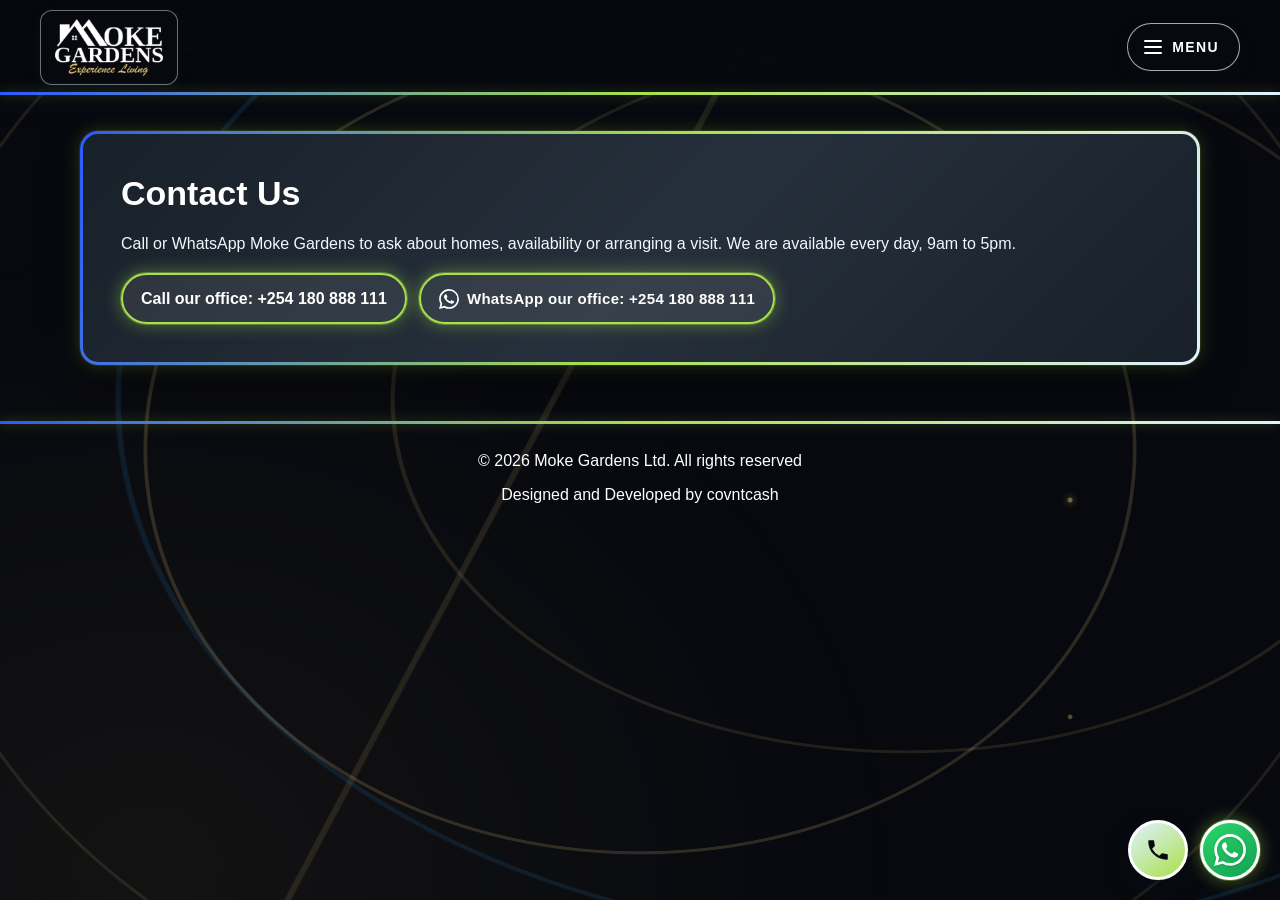
<file: contact-us.html>
<!doctype html>
<html lang="en">
<head>
    <meta charset="utf-8">
    <meta name="viewport" content="width=device-width, initial-scale=1">
    <title>Contact Us | Moke Gardens</title>
    <meta name="robots" content="noindex"><!-- css-playground is an experiment; keep it out of search results -->
    <link rel="icon" type="image/png" href="images/favicon.png">
    <link rel="apple-touch-icon" href="images/apple-touch-icon.png">
    <link rel="stylesheet" href="property-pages.css?v=20261106c">
    <link rel="stylesheet" href="theme-neon.css?v=20261106a">
</head>
<body>
    <a class="skip-link" href="#main">Skip to content</a><div class="site-shell">
    <header class="site-header"><div class="header-inner">
        <a class="brand" href="index.html" aria-label="Moke Gardens home"><img src="images/moke-logo-light.png" alt="Moke Gardens – Experience Living" width="161" height="87"></a>
        <button class="nav-toggle" type="button" aria-expanded="false" aria-controls="site-nav"><span class="nav-toggle-icon" aria-hidden="true"></span><span class="nav-toggle-text">Menu</span></button>
                <nav class="site-nav" id="site-nav" aria-label="Main navigation">
            <a href="index.html">HOME</a><a href="apartments.html">APARTMENTS</a><a href="maisonette.html">MAISONETTES</a><a href="why-moke.html">WHY MOKE</a>
            <details><summary>VIRTUAL TOUR</summary><div class="nav-dropdown"><a href="1bed-virtual-tour.html">1 BEDROOM APARTMENT</a><a href="2bed-virtual-tour.html">2 BEDROOM APARTMENT</a><a href="3bed-virtual-tour.html">3 BEDROOM APARTMENT</a></div></details>
            <details><summary>GALLERY</summary><div class="nav-dropdown"><a href="construction-progress.html">CONSTRUCTION PROGRESS</a><a href="photo-gallery.html">PHOTOS</a><a href="videos.html">VIDEOS</a></div></details>
            <a href="about-us.html">ABOUT US</a><a href="contact-us.html" aria-current="page">CONTACT US</a>
        </nav>
    </div></header>
    <main class="page-content" id="main">
        <section class="content-card"><h2>Contact Us</h2><p>Call or WhatsApp Moke Gardens to ask about homes, availability or arranging a visit. We are available every day, 9am to 5pm.</p>
            <p class="booking-note" data-booking-note hidden></p>
            <div class="contact-links">
                <a href="tel:+254180888111">Call our office: +254 180 888 111</a>
                <a class="btn btn-whatsapp" href="https://wa.me/254180888111?text=Hello%20Moke%20Gardens%2C%20I%27d%20like%20to%20make%20an%20inquiry." target="_blank" rel="noopener"><svg viewBox="0 0 24 24" aria-hidden="true" focusable="false"><path fill="currentColor" d="M17.47 14.38c-.3-.15-1.76-.87-2.03-.97-.27-.1-.47-.15-.67.15-.2.3-.77.97-.94 1.16-.17.2-.35.22-.64.08-.3-.15-1.26-.47-2.39-1.48-.88-.79-1.48-1.76-1.65-2.06-.17-.3-.02-.46.13-.6.13-.14.3-.35.45-.52.15-.18.2-.3.3-.5.1-.2.05-.37-.03-.52-.07-.15-.67-1.61-.92-2.2-.24-.58-.49-.5-.67-.51h-.57c-.2 0-.52.07-.79.37-.27.3-1.04 1.02-1.04 2.48s1.07 2.88 1.21 3.07c.15.2 2.1 3.2 5.08 4.49.71.31 1.26.49 1.7.63.71.22 1.36.2 1.87.12.57-.09 1.76-.72 2-1.41.25-.7.25-1.29.18-1.41-.08-.13-.27-.2-.57-.35m-5.42 7.4h-.01a9.87 9.87 0 0 1-5.03-1.38l-.36-.21-3.74.98 1-3.65-.24-.37a9.86 9.86 0 0 1-1.51-5.26c0-5.45 4.44-9.88 9.89-9.88 2.64 0 5.12 1.03 6.99 2.9a9.82 9.82 0 0 1 2.89 6.99c0 5.45-4.44 9.88-9.89 9.88m8.41-18.3A11.82 11.82 0 0 0 12.05 0C5.5 0 .16 5.34.16 11.89c0 2.1.55 4.14 1.59 5.95L.06 24l6.3-1.65a11.88 11.88 0 0 0 5.68 1.45h.01c6.55 0 11.89-5.34 11.89-11.89a11.82 11.82 0 0 0-3.48-8.41Z"/></svg><span>WhatsApp our office: +254 180 888 111</span></a>
            </div>
        </section>
    </main>
    <footer class="site-footer"><p>&copy; <span data-year>2026</span> Moke Gardens Ltd. All rights reserved</p><p>Designed and Developed by covntcash</p></footer>
</div>    <div class="fab-stack">
        <a class="btn btn-whatsapp" href="https://wa.me/254180888111?text=Hello%20Moke%20Gardens%2C%20I%27d%20like%20to%20make%20an%20inquiry." target="_blank" rel="noopener"><svg viewBox="0 0 24 24" aria-hidden="true" focusable="false"><path fill="currentColor" d="M17.47 14.38c-.3-.15-1.76-.87-2.03-.97-.27-.1-.47-.15-.67.15-.2.3-.77.97-.94 1.16-.17.2-.35.22-.64.08-.3-.15-1.26-.47-2.39-1.48-.88-.79-1.48-1.76-1.65-2.06-.17-.3-.02-.46.13-.6.13-.14.3-.35.45-.52.15-.18.2-.3.3-.5.1-.2.05-.37-.03-.52-.07-.15-.67-1.61-.92-2.2-.24-.58-.49-.5-.67-.51h-.57c-.2 0-.52.07-.79.37-.27.3-1.04 1.02-1.04 2.48s1.07 2.88 1.21 3.07c.15.2 2.1 3.2 5.08 4.49.71.31 1.26.49 1.7.63.71.22 1.36.2 1.87.12.57-.09 1.76-.72 2-1.41.25-.7.25-1.29.18-1.41-.08-.13-.27-.2-.57-.35m-5.42 7.4h-.01a9.87 9.87 0 0 1-5.03-1.38l-.36-.21-3.74.98 1-3.65-.24-.37a9.86 9.86 0 0 1-1.51-5.26c0-5.45 4.44-9.88 9.89-9.88 2.64 0 5.12 1.03 6.99 2.9a9.82 9.82 0 0 1 2.89 6.99c0 5.45-4.44 9.88-9.89 9.88m8.41-18.3A11.82 11.82 0 0 0 12.05 0C5.5 0 .16 5.34.16 11.89c0 2.1.55 4.14 1.59 5.95L.06 24l6.3-1.65a11.88 11.88 0 0 0 5.68 1.45h.01c6.55 0 11.89-5.34 11.89-11.89a11.82 11.82 0 0 0-3.48-8.41Z"/></svg><span>WhatsApp our office</span></a>
        <a class="btn btn-gold call-fab" href="tel:+254180888111"><svg viewBox="0 0 24 24" aria-hidden="true" focusable="false"><path fill="currentColor" d="M6.6 10.8a15.1 15.1 0 0 0 6.6 6.6l2.2-2.2c.3-.3.7-.4 1-.2 1.1.4 2.3.6 3.6.6.6 0 1 .4 1 1V20c0 .6-.4 1-1 1A17 17 0 0 1 3 4c0-.6.4-1 1-1h3.5c.6 0 1 .4 1 1 0 1.3.2 2.5.6 3.6.1.3 0 .7-.2 1l-2.3 2.2Z"/></svg><span>Call our office: +254 180 888 111</span></a>
    </div>
    <script src="site.js?v=20261123a" defer></script>
</body>
</html>
</file>
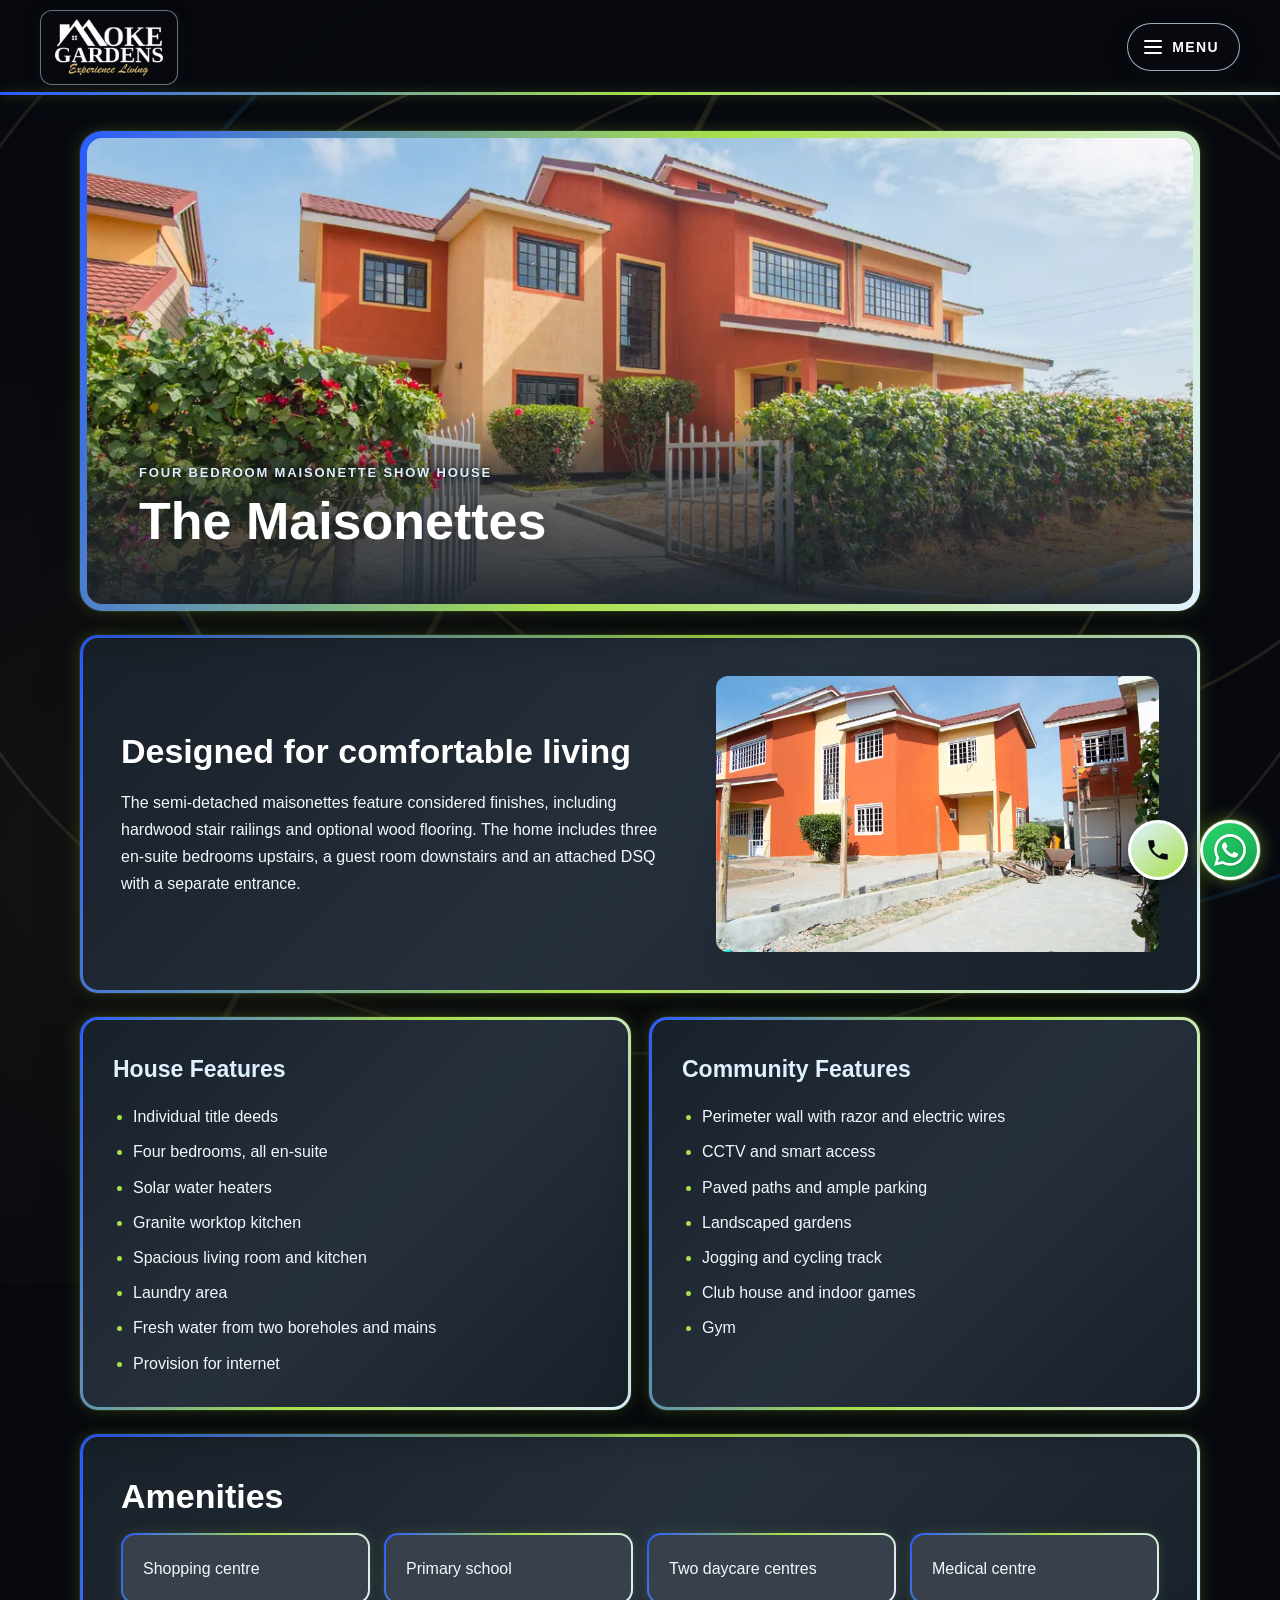
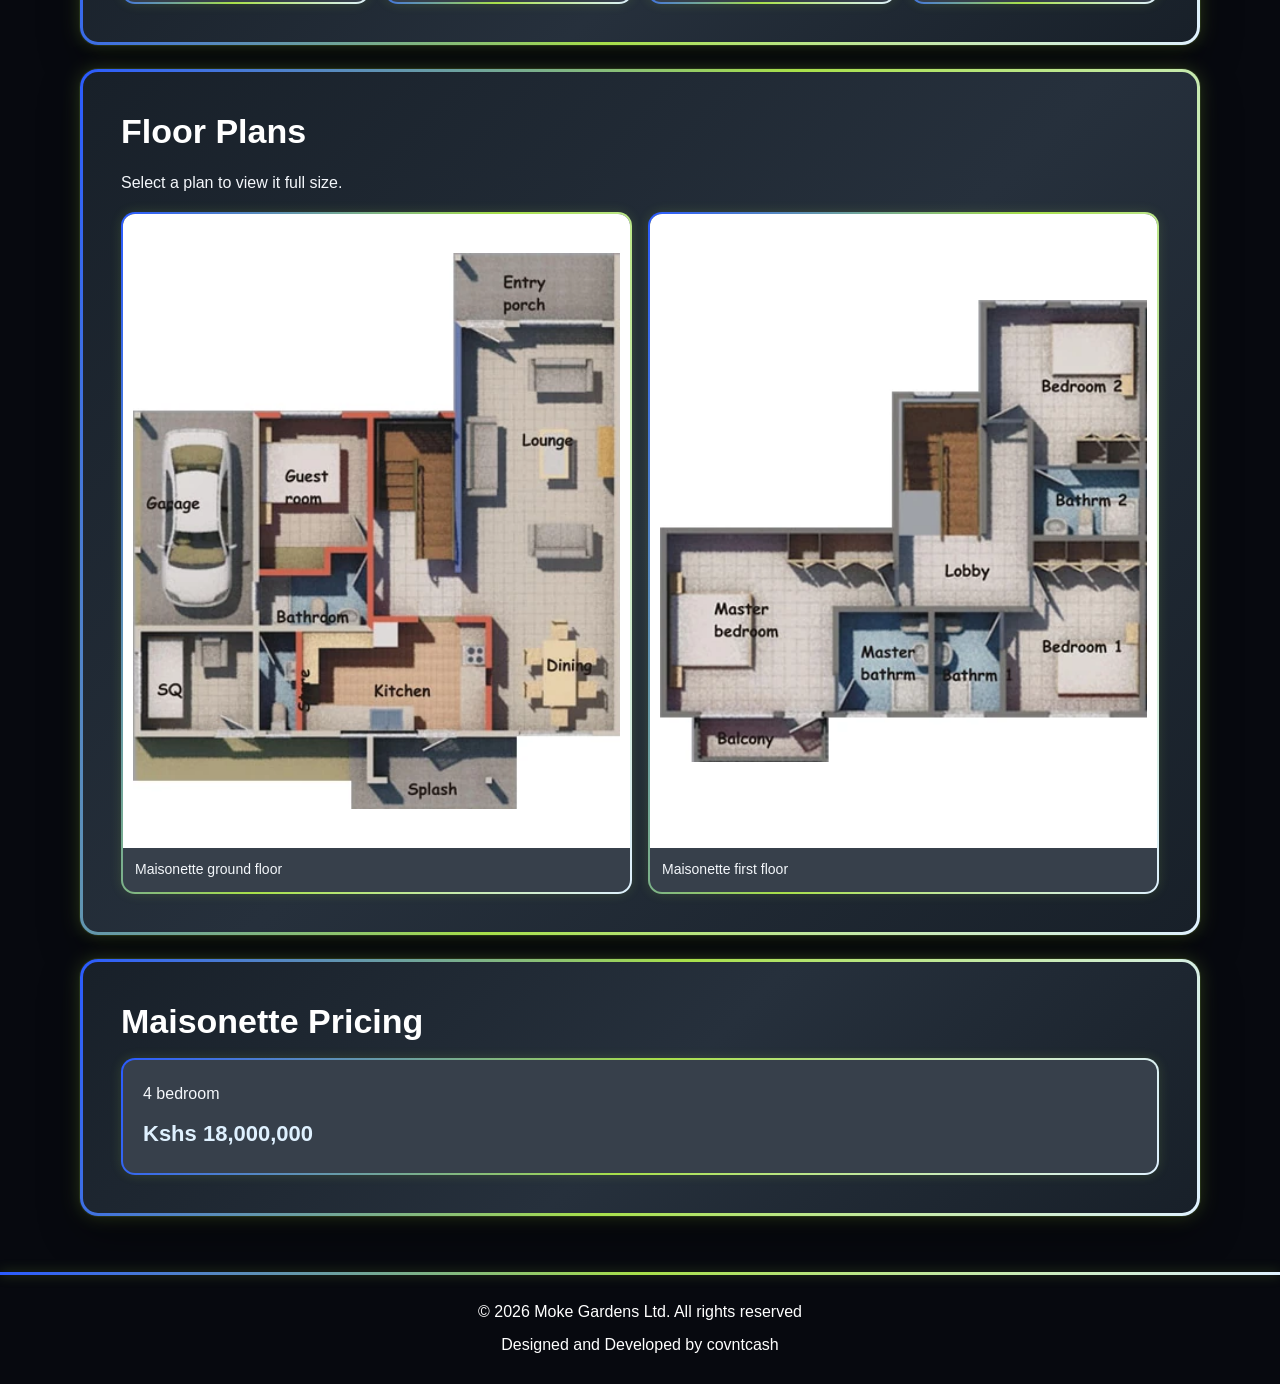
<file: maisonette.html>
<!doctype html>
<html lang="en">
<head>
    <meta charset="utf-8">
    <meta name="viewport" content="width=device-width, initial-scale=1">
    <meta name="description" content="Explore Moke Gardens four bedroom maisonettes, features and current pricing.">
    <title>Maisonettes | Moke Gardens</title>
    <meta name="robots" content="noindex"><!-- css-playground is an experiment; keep it out of search results -->
    <link rel="icon" type="image/png" href="images/favicon.png">
    <link rel="apple-touch-icon" href="images/apple-touch-icon.png">
    <link rel="stylesheet" href="property-pages.css?v=20261106c">
    <link rel="preload" as="image" href="images/photos/2022-02-moke23.webp" imagesrcset="images/photos/thumbs/2022-02-moke23.webp 720w, images/photos/md/2022-02-moke23.webp 1200w, images/photos/2022-02-moke23.webp 1920w" imagesizes="(max-width: 1150px) 100vw, 1120px" fetchpriority="high">
    <link rel="stylesheet" href="theme-neon.css?v=20261106a">
</head>
<body>
    <a class="skip-link" href="#main">Skip to content</a>
    <div class="site-shell">
        <header class="site-header">
            <div class="header-inner">
                <a class="brand" href="index.html" aria-label="Moke Gardens home">
                    <img src="images/moke-logo-light.png" alt="Moke Gardens – Experience Living" width="161" height="87">
                </a>
                <button class="nav-toggle" type="button" aria-expanded="false" aria-controls="site-nav"><span class="nav-toggle-icon" aria-hidden="true"></span><span class="nav-toggle-text">Menu</span></button>
                <nav class="site-nav" id="site-nav" aria-label="Main navigation">
                    <a href="index.html">HOME</a>
                    <a href="apartments.html">APARTMENTS</a>
                    <a href="maisonette.html" aria-current="page">MAISONETTES</a>
                    <a href="why-moke.html">WHY MOKE</a>
                    <details>
                        <summary>VIRTUAL TOUR</summary>
                        <div class="nav-dropdown">
                            <a href="1bed-virtual-tour.html">1 BEDROOM APARTMENT</a><a href="2bed-virtual-tour.html">2 BEDROOM APARTMENT</a>
                            <a href="3bed-virtual-tour.html">3 BEDROOM APARTMENT</a>
                        </div>
                    </details>
                    <details>
                        <summary>GALLERY</summary>
                        <div class="nav-dropdown">
                            <a href="construction-progress.html">CONSTRUCTION PROGRESS</a>
                            <a href="photo-gallery.html">PHOTOS</a>
                            <a href="videos.html">VIDEOS</a>
                        </div>
                    </details>
                    <a href="about-us.html">ABOUT US</a>
                    <a href="contact-us.html">CONTACT US</a>
                </nav>
            </div>
        </header>

        <main class="page-content" id="main">
            <section class="hero" aria-labelledby="page-title">
                <img class="hero-image" src="images/photos/2022-02-moke23.webp" srcset="images/photos/thumbs/2022-02-moke23.webp 720w, images/photos/md/2022-02-moke23.webp 1200w, images/photos/2022-02-moke23.webp 1920w" sizes="(max-width: 1150px) 100vw, 1120px" width="1920" height="1071" fetchpriority="high" alt="Moke Gardens maisonette show house">
                <div class="hero-copy">
                    <p>Four bedroom maisonette show house</p>
                    <h1 id="page-title">The Maisonettes</h1>
                </div>
            </section>

            <section class="content-card intro">
                <div>
                    <h2>Designed for comfortable living</h2>
                    <p>The semi-detached maisonettes feature considered finishes, including hardwood stair railings and optional wood flooring. The home includes three en-suite bedrooms upstairs, a guest room downstairs and an attached DSQ with a separate entrance.</p>
                </div>
                <img src="data:image/svg+xml,%3Csvg xmlns='http://www.w3.org/2000/svg' viewBox='0 0 1920 1277'%3E%3C/svg%3E" data-lazy-src="images/photos/2022-02-house-21.webp" data-lazy-srcset="images/photos/thumbs/2022-02-house-21.webp 720w, images/photos/md/2022-02-house-21.webp 1200w, images/photos/2022-02-house-21.webp 1920w" sizes="(max-width: 900px) 100vw, 540px" width="1920" height="1277" alt="Semi-detached Moke Gardens maisonettes" decoding="async">
            </section>

            <div class="feature-grid">
                <section class="feature-card">
                    <h2>House Features</h2>
                    <ul>
                        <li>Individual title deeds</li>
                        <li>Four bedrooms, all en-suite</li>
                        <li>Solar water heaters</li>
                        <li>Granite worktop kitchen</li>
                        <li>Spacious living room and kitchen</li>
                        <li>Laundry area</li>
                        <li>Fresh water from two boreholes and mains</li>
                        <li>Provision for internet</li>
                    </ul>
                </section>
                <section class="feature-card">
                    <h2>Community Features</h2>
                    <ul>
                        <li>Perimeter wall with razor and electric wires</li>
                        <li>CCTV and smart access</li>
                        <li>Paved paths and ample parking</li>
                        <li>Landscaped gardens</li>
                        <li>Jogging and cycling track</li>
                        <li>Club house and indoor games</li>
                        <li>Gym</li>
                    </ul>
                </section>
            </div>

            <section class="content-card">
                <h2>Amenities</h2>
                <div class="price-grid">
                    <div class="price-item">Shopping centre</div>
                    <div class="price-item">Primary school</div>
                    <div class="price-item">Two daycare centres</div>
                    <div class="price-item">Medical centre</div>
                </div>
            </section>

            <section class="content-card reveal" aria-labelledby="plans-title">
                <h2 id="plans-title">Floor Plans</h2>
                <p>Select a plan to view it full size.</p>
                <div class="gallery-grid plan-grid">
                <figure><a href="images/plans/maisonette-ground-floor.webp?v=20261104e" data-lightbox="plans" data-caption="Maisonette ground floor"><img src="data:image/svg+xml,%3Csvg xmlns='http://www.w3.org/2000/svg' viewBox='0 0 415 473'%3E%3C/svg%3E" data-lazy-src="images/plans/maisonette-ground-floor.webp?v=20261104e" alt="Maisonette ground floor" width="415" height="473" decoding="async"></a><figcaption>Maisonette ground floor</figcaption></figure>
                <figure><a href="images/plans/maisonette-first-floor.webp?v=20261104e" data-lightbox="plans" data-caption="Maisonette first floor"><img src="data:image/svg+xml,%3Csvg xmlns='http://www.w3.org/2000/svg' viewBox='0 0 416 394'%3E%3C/svg%3E" data-lazy-src="images/plans/maisonette-first-floor.webp?v=20261104e" alt="Maisonette first floor" width="416" height="394" decoding="async"></a><figcaption>Maisonette first floor</figcaption></figure>
                </div>
            </section>

            <section class="content-card pricing">
                <h2>Maisonette Pricing</h2>
                <div class="price-grid">
                    <div class="price-item"><span>4 bedroom</span><strong>Kshs 18,000,000</strong></div>
                </div>
            </section>
        </main>

        <footer class="site-footer">
            <p>&copy; <span data-year>2026</span> Moke Gardens Ltd. All rights reserved</p>
            <p>Designed and Developed by covntcash</p>
        </footer>
    </div>
    <div class="fab-stack">
        <a class="btn btn-whatsapp" href="https://wa.me/254180888111?text=Hello%20Moke%20Gardens%2C%20I%27d%20like%20to%20make%20an%20inquiry." target="_blank" rel="noopener"><svg viewBox="0 0 24 24" aria-hidden="true" focusable="false"><path fill="currentColor" d="M17.47 14.38c-.3-.15-1.76-.87-2.03-.97-.27-.1-.47-.15-.67.15-.2.3-.77.97-.94 1.16-.17.2-.35.22-.64.08-.3-.15-1.26-.47-2.39-1.48-.88-.79-1.48-1.76-1.65-2.06-.17-.3-.02-.46.13-.6.13-.14.3-.35.45-.52.15-.18.2-.3.3-.5.1-.2.05-.37-.03-.52-.07-.15-.67-1.61-.92-2.2-.24-.58-.49-.5-.67-.51h-.57c-.2 0-.52.07-.79.37-.27.3-1.04 1.02-1.04 2.48s1.07 2.88 1.21 3.07c.15.2 2.1 3.2 5.08 4.49.71.31 1.26.49 1.7.63.71.22 1.36.2 1.87.12.57-.09 1.76-.72 2-1.41.25-.7.25-1.29.18-1.41-.08-.13-.27-.2-.57-.35m-5.42 7.4h-.01a9.87 9.87 0 0 1-5.03-1.38l-.36-.21-3.74.98 1-3.65-.24-.37a9.86 9.86 0 0 1-1.51-5.26c0-5.45 4.44-9.88 9.89-9.88 2.64 0 5.12 1.03 6.99 2.9a9.82 9.82 0 0 1 2.89 6.99c0 5.45-4.44 9.88-9.89 9.88m8.41-18.3A11.82 11.82 0 0 0 12.05 0C5.5 0 .16 5.34.16 11.89c0 2.1.55 4.14 1.59 5.95L.06 24l6.3-1.65a11.88 11.88 0 0 0 5.68 1.45h.01c6.55 0 11.89-5.34 11.89-11.89a11.82 11.82 0 0 0-3.48-8.41Z"/></svg><span>WhatsApp our office</span></a>
        <a class="btn btn-gold call-fab" href="tel:+254180888111"><svg viewBox="0 0 24 24" aria-hidden="true" focusable="false"><path fill="currentColor" d="M6.6 10.8a15.1 15.1 0 0 0 6.6 6.6l2.2-2.2c.3-.3.7-.4 1-.2 1.1.4 2.3.6 3.6.6.6 0 1 .4 1 1V20c0 .6-.4 1-1 1A17 17 0 0 1 3 4c0-.6.4-1 1-1h3.5c.6 0 1 .4 1 1 0 1.3.2 2.5.6 3.6.1.3 0 .7-.2 1l-2.3 2.2Z"/></svg><span>Call our office: +254 180 888 111</span></a>
    </div>
    <script src="site.js?v=20261123a" defer></script>
</body>
</html>
</file>
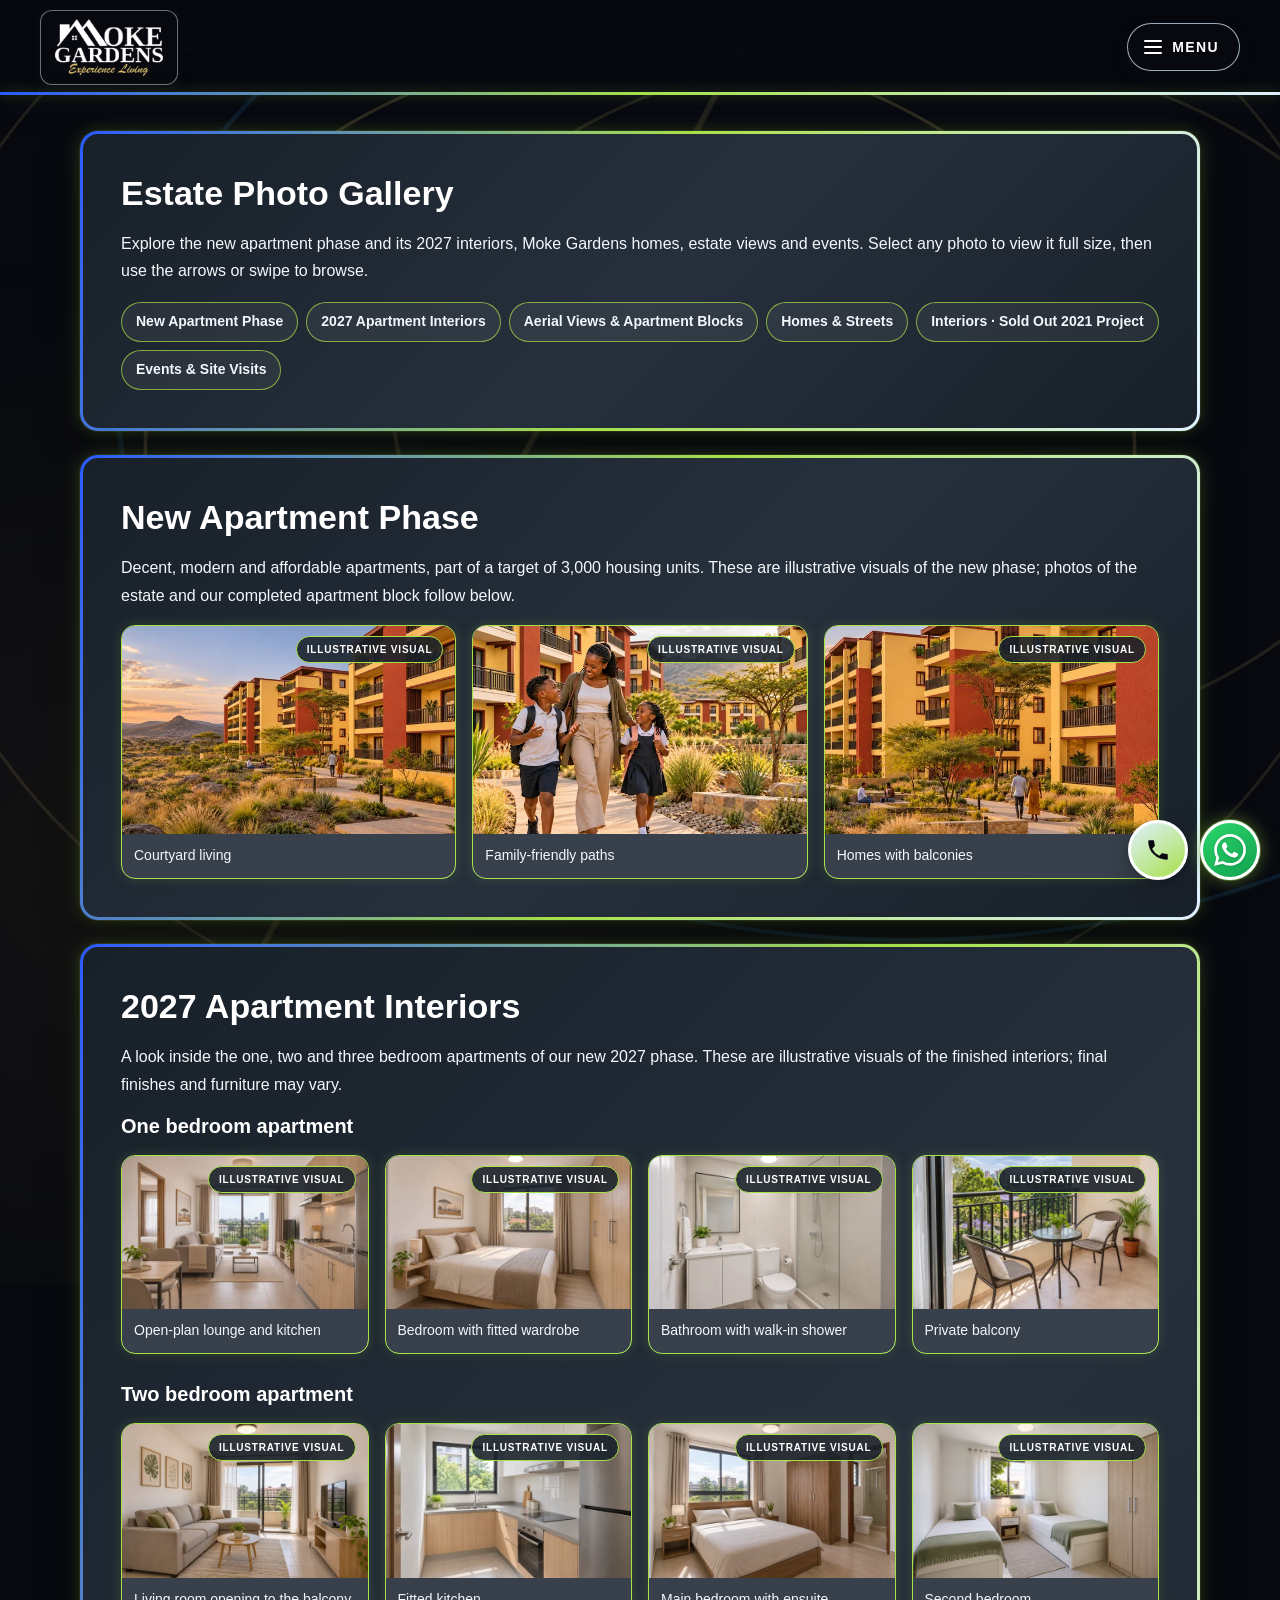
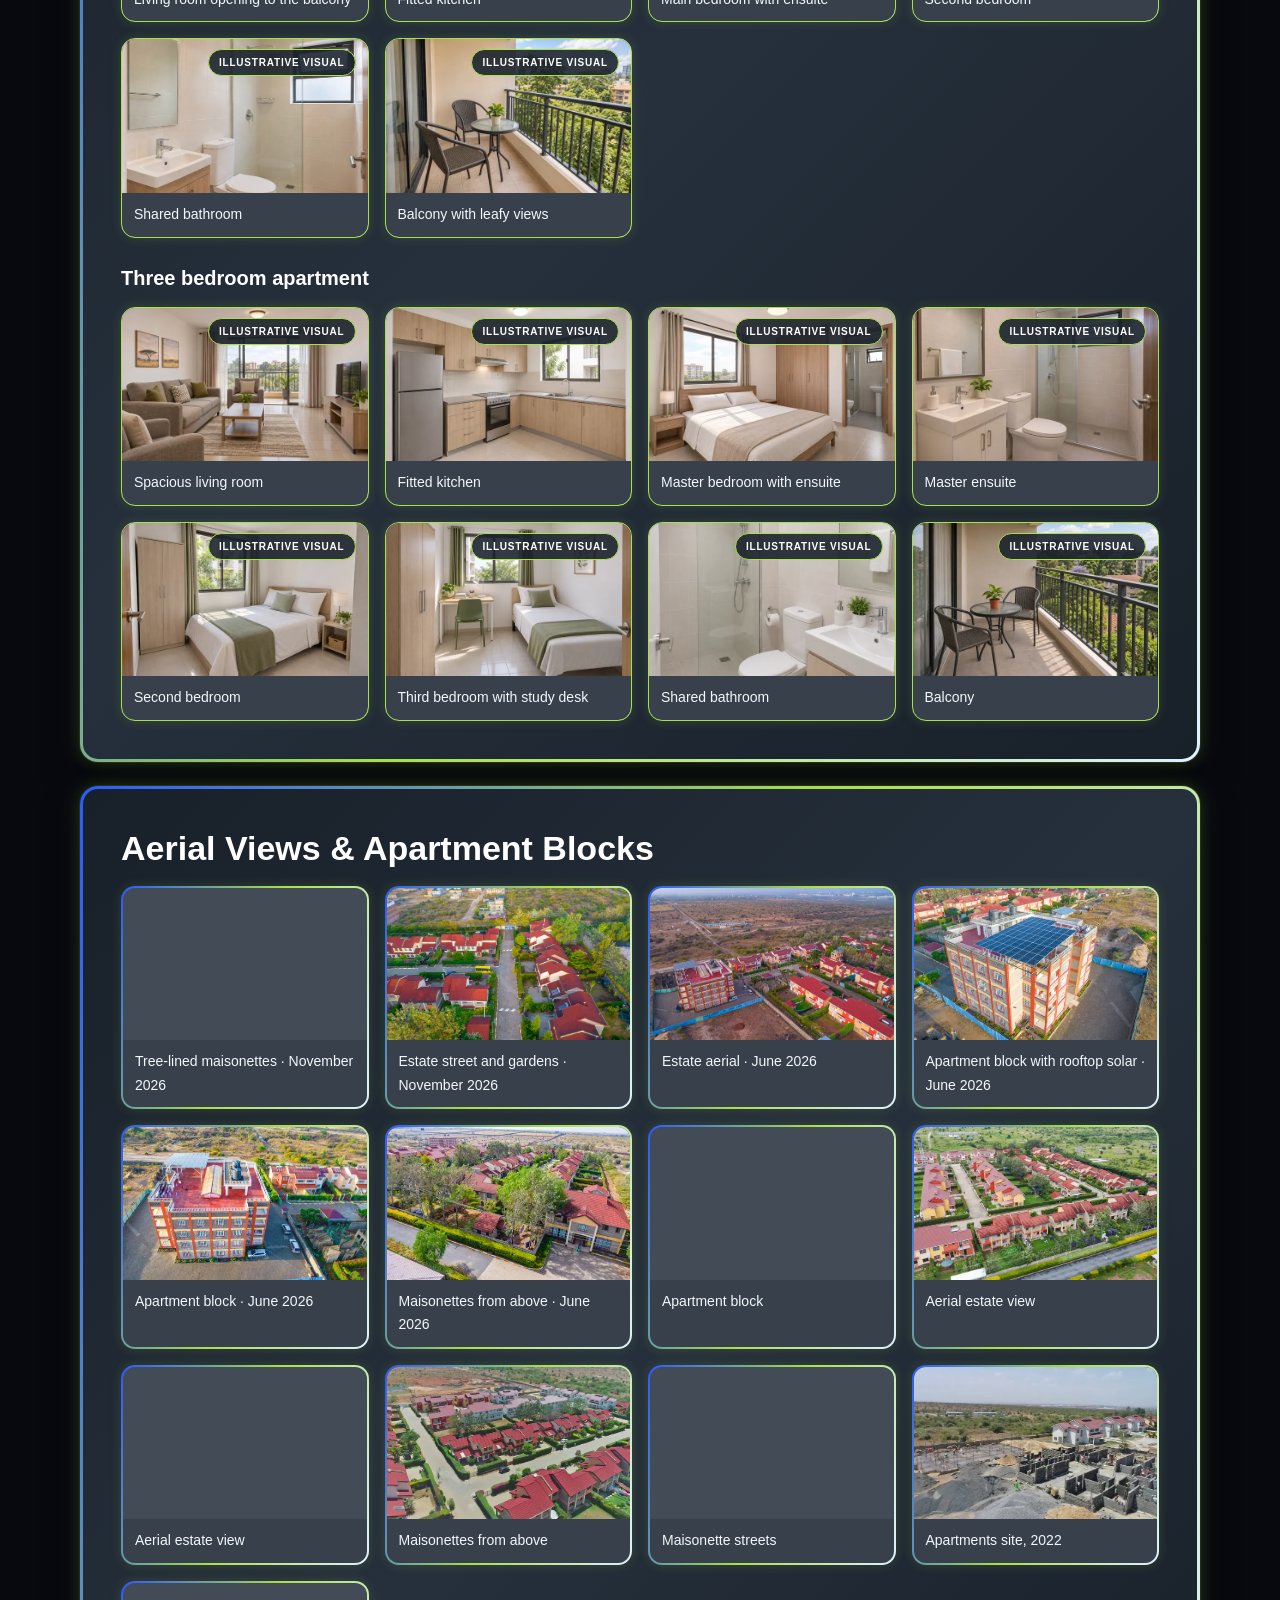
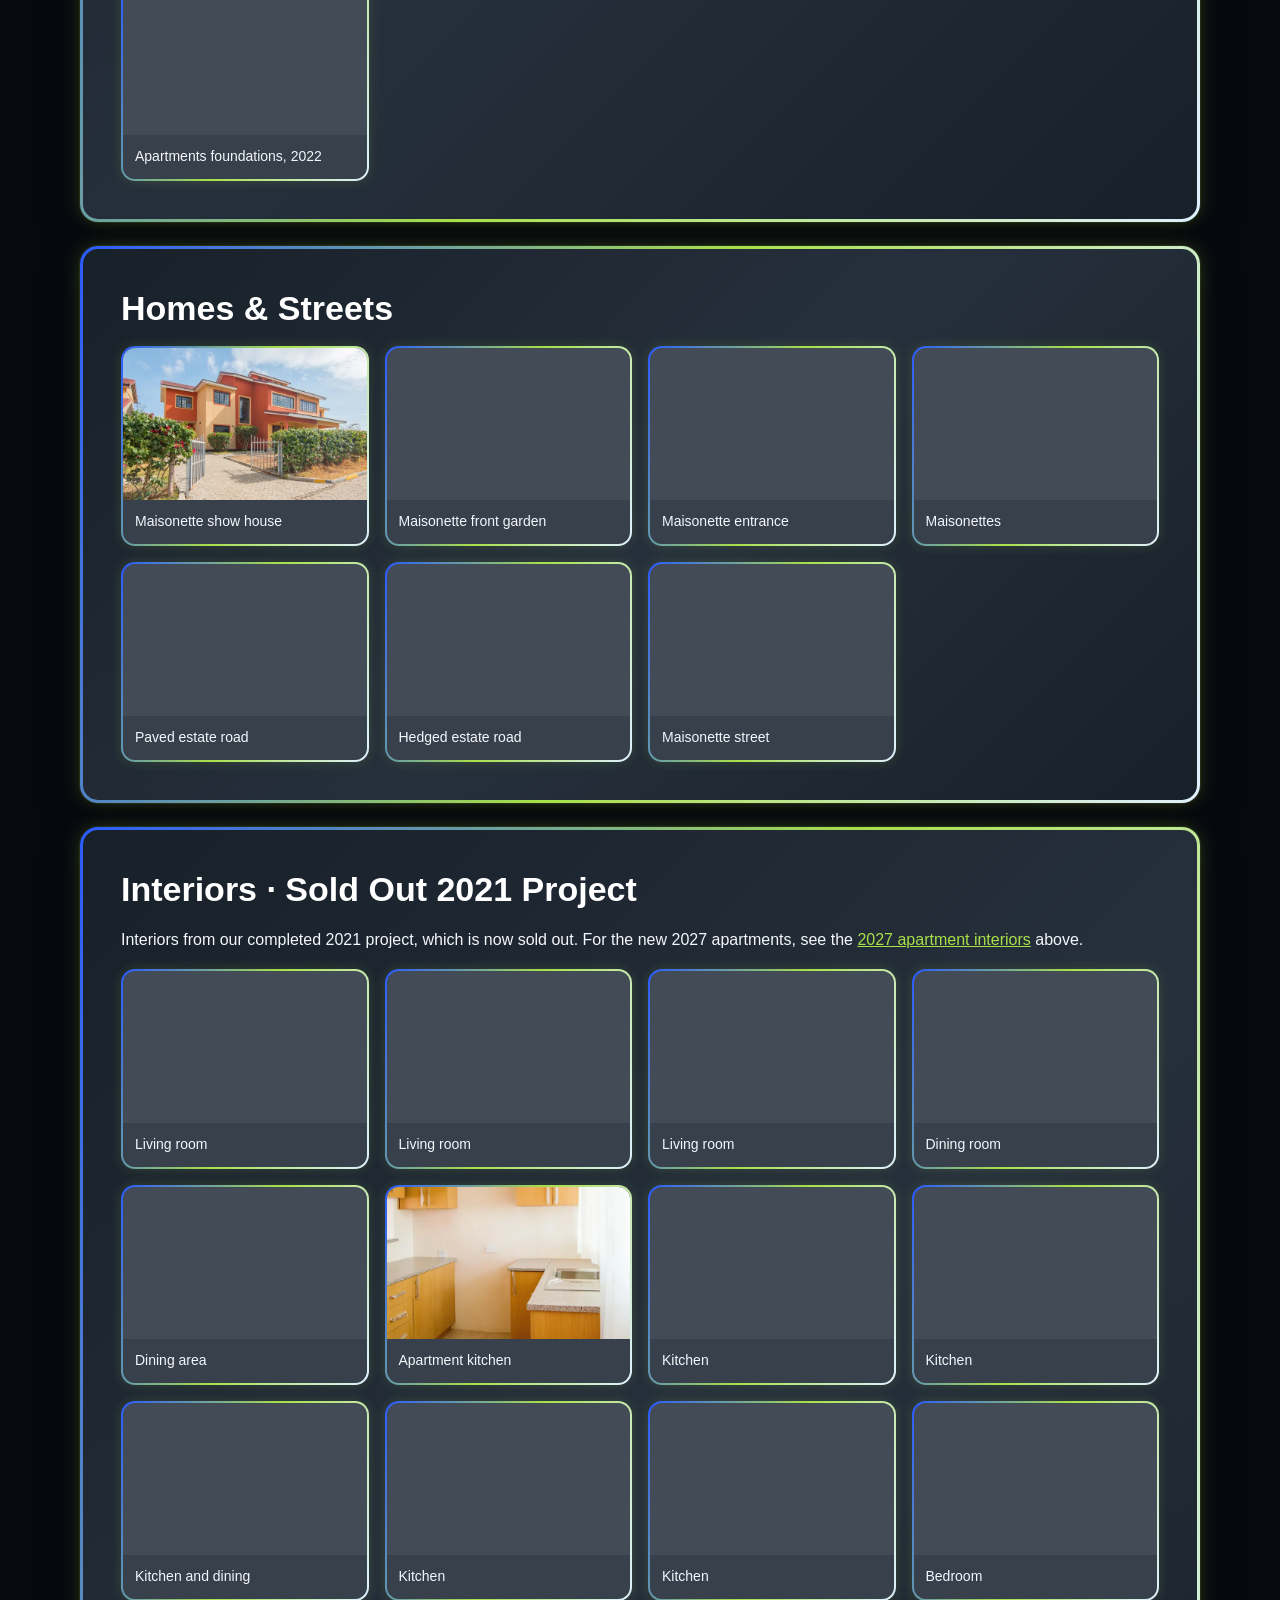
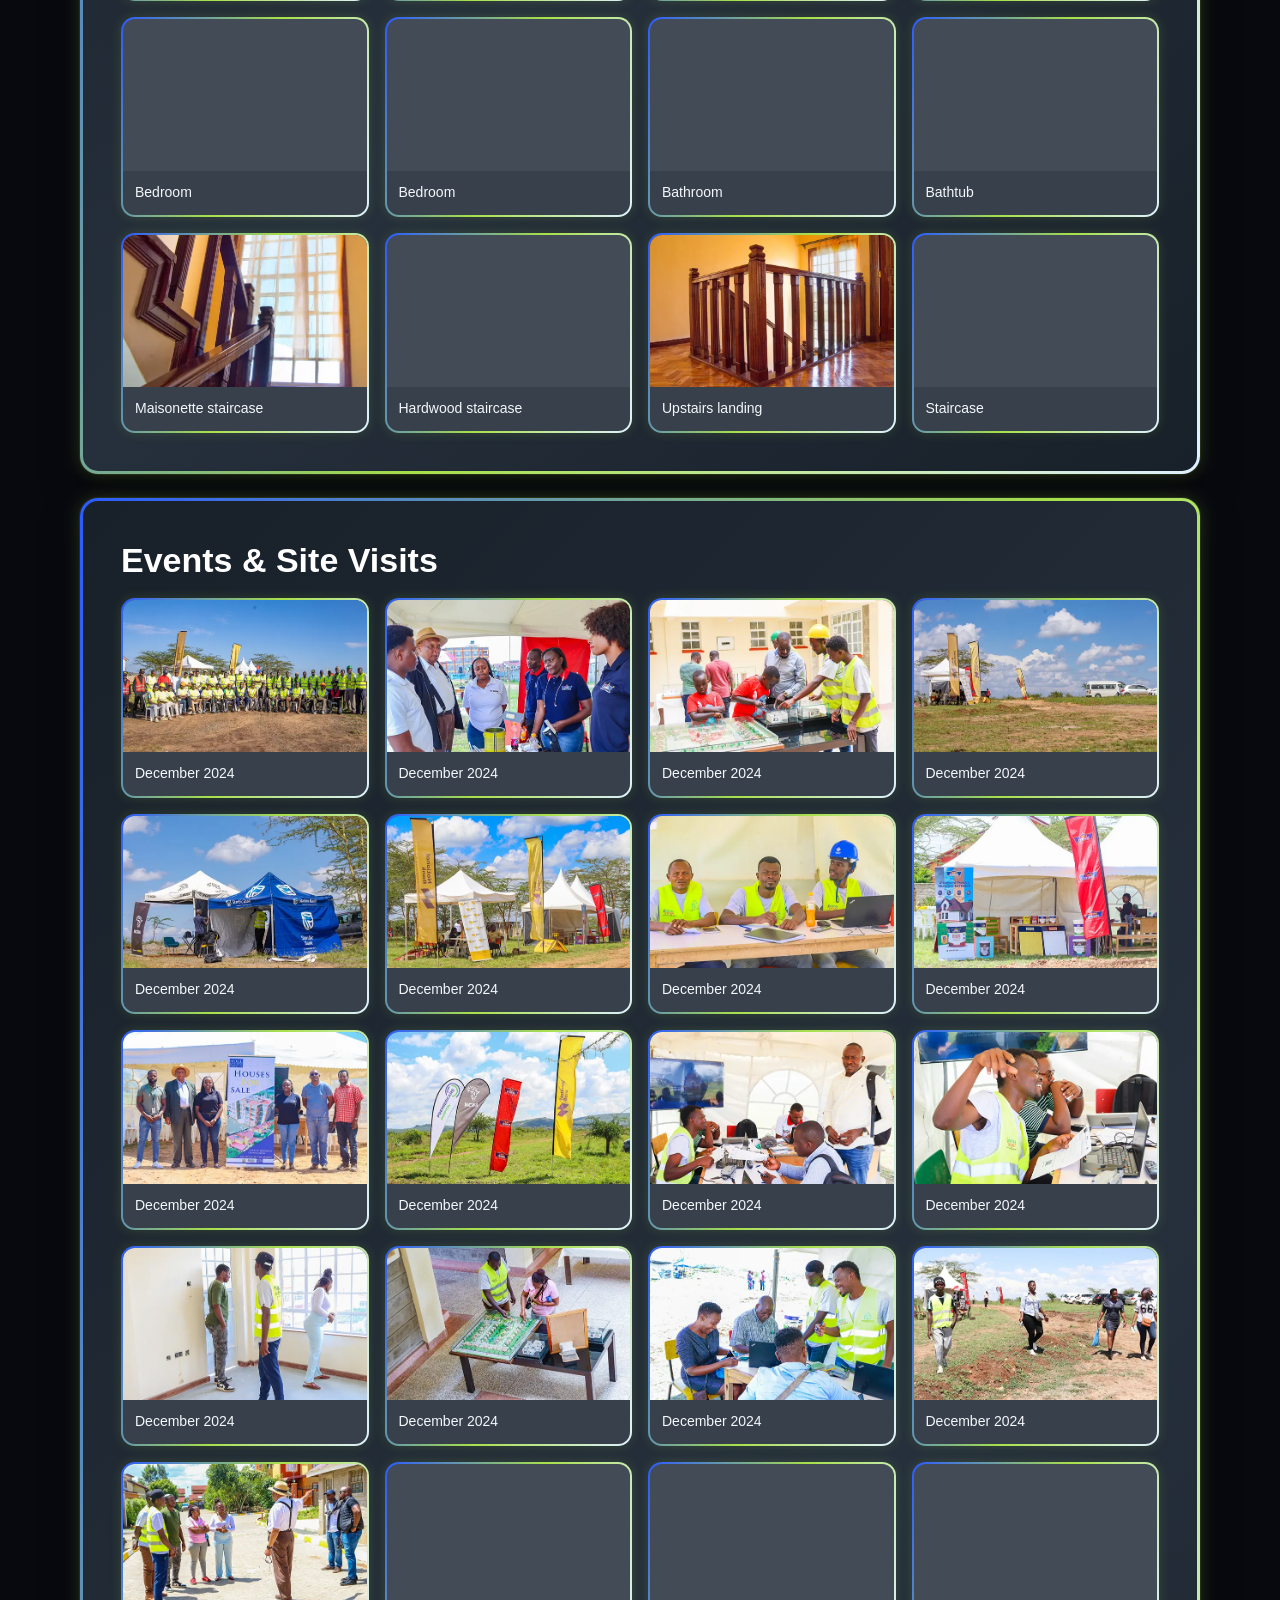
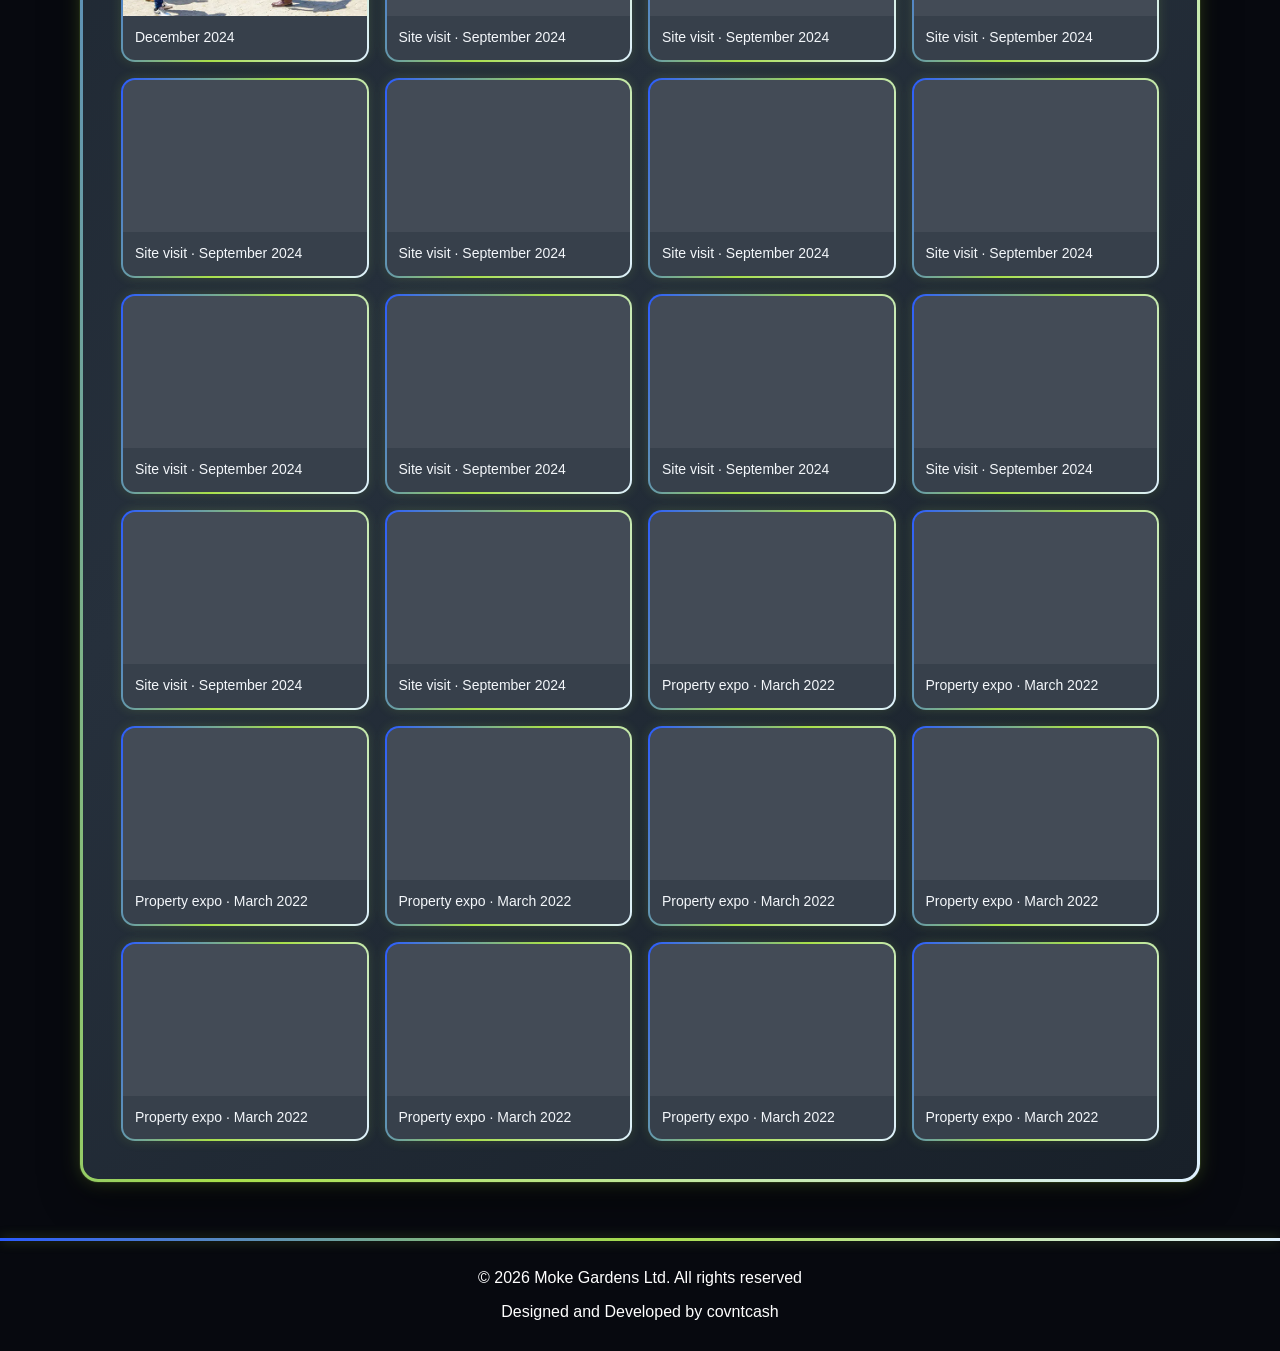
<file: photo-gallery.html>
<!doctype html>
<html lang="en">
<head>
    <meta charset="utf-8">
    <meta name="viewport" content="width=device-width, initial-scale=1">
    <title>Photo Gallery | Moke Gardens</title>
    <meta name="robots" content="noindex"><!-- css-playground is an experiment; keep it out of search results -->
    <link rel="icon" type="image/png" href="images/favicon.png">
    <link rel="apple-touch-icon" href="images/apple-touch-icon.png">
    <link rel="stylesheet" href="property-pages.css?v=20261106c">
    <link rel="stylesheet" href="theme-neon.css?v=20261106a">
</head>
<body>
    <a class="skip-link" href="#main">Skip to content</a><div class="site-shell">
    <header class="site-header"><div class="header-inner">
        <a class="brand" href="index.html" aria-label="Moke Gardens home"><img src="images/moke-logo-light.png" alt="Moke Gardens – Experience Living" width="161" height="87"></a>
        <button class="nav-toggle" type="button" aria-expanded="false" aria-controls="site-nav"><span class="nav-toggle-icon" aria-hidden="true"></span><span class="nav-toggle-text">Menu</span></button>
                <nav class="site-nav" id="site-nav" aria-label="Main navigation">
            <a href="index.html">HOME</a><a href="apartments.html">APARTMENTS</a><a href="maisonette.html">MAISONETTES</a><a href="why-moke.html">WHY MOKE</a>
            <details><summary>VIRTUAL TOUR</summary><div class="nav-dropdown"><a href="1bed-virtual-tour.html">1 BEDROOM APARTMENT</a><a href="2bed-virtual-tour.html">2 BEDROOM APARTMENT</a><a href="3bed-virtual-tour.html">3 BEDROOM APARTMENT</a></div></details>
            <details><summary class="active">GALLERY</summary><div class="nav-dropdown"><a href="construction-progress.html">CONSTRUCTION PROGRESS</a><a href="photo-gallery.html" aria-current="page">PHOTOS</a><a href="videos.html">VIDEOS</a></div></details>
            <a href="about-us.html">ABOUT US</a><a href="contact-us.html">CONTACT US</a>
        </nav>
    </div></header>
    <main class="page-content" id="main">
        <section class="content-card">
            <h2>Estate Photo Gallery</h2>
            <p>Explore the new apartment phase and its 2027 interiors, Moke Gardens homes, estate views and events. Select any photo to view it full size, then use the arrows or swipe to browse.</p>
            <nav class="jump-links" aria-label="Jump to section"><a href="#new-phase">New Apartment Phase</a><a href="#interiors-2027">2027 Apartment Interiors</a><a href="#aerial">Aerial Views &amp; Apartment Blocks</a><a href="#homes">Homes &amp; Streets</a><a href="#interiors">Interiors &middot; Sold Out 2021 Project</a><a href="#events">Events &amp; Site Visits</a></nav>
        </section>
        <section class="content-card reveal" id="new-phase" aria-labelledby="new-phase-title">
            <h2 id="new-phase-title">New Apartment Phase</h2>
            <p>Decent, modern and affordable apartments, part of a target of 3,000 housing units. These are illustrative visuals of the new phase; photos of the estate and our completed apartment block follow below.</p>
            <div class="gallery-grid">
                <figure class="render-figure"><a href="images/renders/courtyard.webp?v=20261104e" data-lightbox="newphase" data-caption="Courtyard living (illustrative visual)"><img src="data:image/svg+xml,%3Csvg xmlns='http://www.w3.org/2000/svg' viewBox='0 0 600 363'%3E%3C/svg%3E" data-lazy-src="images/renders/thumbs/courtyard.webp?v=20261104e" alt="Courtyard living, illustrative visual" width="600" height="363" decoding="async"></a><span class="render-label">Illustrative visual</span><figcaption>Courtyard living</figcaption></figure>
                <figure class="render-figure"><a href="images/renders/family-walk.webp?v=20261104e" data-lightbox="newphase" data-caption="Family-friendly paths (illustrative visual)"><img src="data:image/svg+xml,%3Csvg xmlns='http://www.w3.org/2000/svg' viewBox='0 0 600 391'%3E%3C/svg%3E" data-lazy-src="images/renders/thumbs/family-walk.webp?v=20261104e" alt="Family-friendly paths, illustrative visual" width="600" height="391" decoding="async"></a><span class="render-label">Illustrative visual</span><figcaption>Family-friendly paths</figcaption></figure>
                <figure class="render-figure"><a href="images/renders/cover-block.webp?v=20261104e" data-lightbox="newphase" data-caption="Homes with balconies (illustrative visual)"><img src="data:image/svg+xml,%3Csvg xmlns='http://www.w3.org/2000/svg' viewBox='0 0 507 600'%3E%3C/svg%3E" data-lazy-src="images/renders/thumbs/cover-block.webp?v=20261104e" alt="Homes with balconies, illustrative visual" width="507" height="600" decoding="async"></a><span class="render-label">Illustrative visual</span><figcaption>Homes with balconies</figcaption></figure>            </div>
        </section>
        <section class="content-card reveal" id="interiors-2027" aria-labelledby="interiors-2027-title">
            <h2 id="interiors-2027-title">2027 Apartment Interiors</h2>
            <p>A look inside the one, two and three bedroom apartments of our new 2027 phase. These are illustrative visuals of the finished interiors; final finishes and furniture may vary.</p>
            <h3>One bedroom apartment</h3>
            <div class="gallery-grid interior-grid">
                <figure class="render-figure"><a href="images/interiors/1bed-living.webp?v=20261104e" data-lightbox="interiors2027" data-caption="One bedroom apartment: Open-plan lounge and kitchen (illustrative visual)"><img src="data:image/svg+xml,%3Csvg xmlns='http://www.w3.org/2000/svg' viewBox='0 0 600 400'%3E%3C/svg%3E" data-lazy-src="images/interiors/thumbs/1bed-living.webp?v=20261104e" alt="One bedroom apartment: open-plan lounge and kitchen, illustrative visual" width="600" height="400" decoding="async"></a><span class="render-label">Illustrative visual</span><figcaption>Open-plan lounge and kitchen</figcaption></figure>
                <figure class="render-figure"><a href="images/interiors/1bed-bedroom.webp?v=20261104e" data-lightbox="interiors2027" data-caption="One bedroom apartment: Bedroom with fitted wardrobe (illustrative visual)"><img src="data:image/svg+xml,%3Csvg xmlns='http://www.w3.org/2000/svg' viewBox='0 0 600 400'%3E%3C/svg%3E" data-lazy-src="images/interiors/thumbs/1bed-bedroom.webp?v=20261104e" alt="One bedroom apartment: bedroom with fitted wardrobe, illustrative visual" width="600" height="400" decoding="async"></a><span class="render-label">Illustrative visual</span><figcaption>Bedroom with fitted wardrobe</figcaption></figure>
                <figure class="render-figure"><a href="images/interiors/1bed-bathroom.webp?v=20261104e" data-lightbox="interiors2027" data-caption="One bedroom apartment: Bathroom with walk-in shower (illustrative visual)"><img src="data:image/svg+xml,%3Csvg xmlns='http://www.w3.org/2000/svg' viewBox='0 0 600 400'%3E%3C/svg%3E" data-lazy-src="images/interiors/thumbs/1bed-bathroom.webp?v=20261104e" alt="One bedroom apartment: bathroom with walk-in shower, illustrative visual" width="600" height="400" decoding="async"></a><span class="render-label">Illustrative visual</span><figcaption>Bathroom with walk-in shower</figcaption></figure>
                <figure class="render-figure"><a href="images/interiors/1bed-balcony.webp?v=20261104e" data-lightbox="interiors2027" data-caption="One bedroom apartment: Private balcony (illustrative visual)"><img src="data:image/svg+xml,%3Csvg xmlns='http://www.w3.org/2000/svg' viewBox='0 0 600 400'%3E%3C/svg%3E" data-lazy-src="images/interiors/thumbs/1bed-balcony.webp?v=20261104e" alt="One bedroom apartment: private balcony, illustrative visual" width="600" height="400" decoding="async"></a><span class="render-label">Illustrative visual</span><figcaption>Private balcony</figcaption></figure>
            </div>
            <h3>Two bedroom apartment</h3>
            <div class="gallery-grid interior-grid">
                <figure class="render-figure"><a href="images/interiors/2bed-living.webp?v=20261104e" data-lightbox="interiors2027" data-caption="Two bedroom apartment: Living room opening to the balcony (illustrative visual)"><img src="data:image/svg+xml,%3Csvg xmlns='http://www.w3.org/2000/svg' viewBox='0 0 600 400'%3E%3C/svg%3E" data-lazy-src="images/interiors/thumbs/2bed-living.webp?v=20261104e" alt="Two bedroom apartment: living room opening to the balcony, illustrative visual" width="600" height="400" decoding="async"></a><span class="render-label">Illustrative visual</span><figcaption>Living room opening to the balcony</figcaption></figure>
                <figure class="render-figure"><a href="images/interiors/2bed-kitchen.webp?v=20261104e" data-lightbox="interiors2027" data-caption="Two bedroom apartment: Fitted kitchen (illustrative visual)"><img src="data:image/svg+xml,%3Csvg xmlns='http://www.w3.org/2000/svg' viewBox='0 0 600 400'%3E%3C/svg%3E" data-lazy-src="images/interiors/thumbs/2bed-kitchen.webp?v=20261104e" alt="Two bedroom apartment: fitted kitchen, illustrative visual" width="600" height="400" decoding="async"></a><span class="render-label">Illustrative visual</span><figcaption>Fitted kitchen</figcaption></figure>
                <figure class="render-figure"><a href="images/interiors/2bed-main-bedroom.webp?v=20261104e" data-lightbox="interiors2027" data-caption="Two bedroom apartment: Main bedroom with ensuite (illustrative visual)"><img src="data:image/svg+xml,%3Csvg xmlns='http://www.w3.org/2000/svg' viewBox='0 0 600 400'%3E%3C/svg%3E" data-lazy-src="images/interiors/thumbs/2bed-main-bedroom.webp?v=20261104e" alt="Two bedroom apartment: main bedroom with ensuite, illustrative visual" width="600" height="400" decoding="async"></a><span class="render-label">Illustrative visual</span><figcaption>Main bedroom with ensuite</figcaption></figure>
                <figure class="render-figure"><a href="images/interiors/2bed-second-bedroom.webp?v=20261104e" data-lightbox="interiors2027" data-caption="Two bedroom apartment: Second bedroom (illustrative visual)"><img src="data:image/svg+xml,%3Csvg xmlns='http://www.w3.org/2000/svg' viewBox='0 0 600 400'%3E%3C/svg%3E" data-lazy-src="images/interiors/thumbs/2bed-second-bedroom.webp?v=20261104e" alt="Two bedroom apartment: second bedroom, illustrative visual" width="600" height="400" decoding="async"></a><span class="render-label">Illustrative visual</span><figcaption>Second bedroom</figcaption></figure>
                <figure class="render-figure"><a href="images/interiors/2bed-bathroom.webp?v=20261104e" data-lightbox="interiors2027" data-caption="Two bedroom apartment: Shared bathroom (illustrative visual)"><img src="data:image/svg+xml,%3Csvg xmlns='http://www.w3.org/2000/svg' viewBox='0 0 600 657'%3E%3C/svg%3E" data-lazy-src="images/interiors/thumbs/2bed-bathroom.webp?v=20261104e" alt="Two bedroom apartment: shared bathroom, illustrative visual" width="600" height="657" decoding="async"></a><span class="render-label">Illustrative visual</span><figcaption>Shared bathroom</figcaption></figure>
                <figure class="render-figure"><a href="images/interiors/2bed-balcony.webp?v=20261104e" data-lightbox="interiors2027" data-caption="Two bedroom apartment: Balcony with leafy views (illustrative visual)"><img src="data:image/svg+xml,%3Csvg xmlns='http://www.w3.org/2000/svg' viewBox='0 0 600 400'%3E%3C/svg%3E" data-lazy-src="images/interiors/thumbs/2bed-balcony.webp?v=20261104e" alt="Two bedroom apartment: balcony with leafy views, illustrative visual" width="600" height="400" decoding="async"></a><span class="render-label">Illustrative visual</span><figcaption>Balcony with leafy views</figcaption></figure>
            </div>
            <h3>Three bedroom apartment</h3>
            <div class="gallery-grid interior-grid">
                <figure class="render-figure"><a href="images/interiors/3bed-living.webp?v=20261104e" data-lightbox="interiors2027" data-caption="Three bedroom apartment: Spacious living room (illustrative visual)"><img src="data:image/svg+xml,%3Csvg xmlns='http://www.w3.org/2000/svg' viewBox='0 0 600 338'%3E%3C/svg%3E" data-lazy-src="images/interiors/thumbs/3bed-living.webp?v=20261104e" alt="Three bedroom apartment: spacious living room, illustrative visual" width="600" height="338" decoding="async"></a><span class="render-label">Illustrative visual</span><figcaption>Spacious living room</figcaption></figure>
                <figure class="render-figure"><a href="images/interiors/3bed-kitchen.webp?v=20261104e" data-lightbox="interiors2027" data-caption="Three bedroom apartment: Fitted kitchen (illustrative visual)"><img src="data:image/svg+xml,%3Csvg xmlns='http://www.w3.org/2000/svg' viewBox='0 0 600 400'%3E%3C/svg%3E" data-lazy-src="images/interiors/thumbs/3bed-kitchen.webp?v=20261104e" alt="Three bedroom apartment: fitted kitchen, illustrative visual" width="600" height="400" decoding="async"></a><span class="render-label">Illustrative visual</span><figcaption>Fitted kitchen</figcaption></figure>
                <figure class="render-figure"><a href="images/interiors/3bed-master-bedroom.webp?v=20261104e" data-lightbox="interiors2027" data-caption="Three bedroom apartment: Master bedroom with ensuite (illustrative visual)"><img src="data:image/svg+xml,%3Csvg xmlns='http://www.w3.org/2000/svg' viewBox='0 0 600 400'%3E%3C/svg%3E" data-lazy-src="images/interiors/thumbs/3bed-master-bedroom.webp?v=20261104e" alt="Three bedroom apartment: master bedroom with ensuite, illustrative visual" width="600" height="400" decoding="async"></a><span class="render-label">Illustrative visual</span><figcaption>Master bedroom with ensuite</figcaption></figure>
                <figure class="render-figure"><a href="images/interiors/3bed-ensuite.webp?v=20261104e" data-lightbox="interiors2027" data-caption="Three bedroom apartment: Master ensuite (illustrative visual)"><img src="data:image/svg+xml,%3Csvg xmlns='http://www.w3.org/2000/svg' viewBox='0 0 600 400'%3E%3C/svg%3E" data-lazy-src="images/interiors/thumbs/3bed-ensuite.webp?v=20261104e" alt="Three bedroom apartment: master ensuite, illustrative visual" width="600" height="400" decoding="async"></a><span class="render-label">Illustrative visual</span><figcaption>Master ensuite</figcaption></figure>
                <figure class="render-figure"><a href="images/interiors/3bed-second-bedroom.webp?v=20261104e" data-lightbox="interiors2027" data-caption="Three bedroom apartment: Second bedroom (illustrative visual)"><img src="data:image/svg+xml,%3Csvg xmlns='http://www.w3.org/2000/svg' viewBox='0 0 600 400'%3E%3C/svg%3E" data-lazy-src="images/interiors/thumbs/3bed-second-bedroom.webp?v=20261104e" alt="Three bedroom apartment: second bedroom, illustrative visual" width="600" height="400" decoding="async"></a><span class="render-label">Illustrative visual</span><figcaption>Second bedroom</figcaption></figure>
                <figure class="render-figure"><a href="images/interiors/3bed-third-bedroom.webp?v=20261104e" data-lightbox="interiors2027" data-caption="Three bedroom apartment: Third bedroom with study desk (illustrative visual)"><img src="data:image/svg+xml,%3Csvg xmlns='http://www.w3.org/2000/svg' viewBox='0 0 600 400'%3E%3C/svg%3E" data-lazy-src="images/interiors/thumbs/3bed-third-bedroom.webp?v=20261104e" alt="Three bedroom apartment: third bedroom with study desk, illustrative visual" width="600" height="400" decoding="async"></a><span class="render-label">Illustrative visual</span><figcaption>Third bedroom with study desk</figcaption></figure>
                <figure class="render-figure"><a href="images/interiors/3bed-bathroom.webp?v=20261104e" data-lightbox="interiors2027" data-caption="Three bedroom apartment: Shared bathroom (illustrative visual)"><img src="data:image/svg+xml,%3Csvg xmlns='http://www.w3.org/2000/svg' viewBox='0 0 600 900'%3E%3C/svg%3E" data-lazy-src="images/interiors/thumbs/3bed-bathroom.webp?v=20261104e" alt="Three bedroom apartment: shared bathroom, illustrative visual" width="600" height="900" decoding="async"></a><span class="render-label">Illustrative visual</span><figcaption>Shared bathroom</figcaption></figure>
                <figure class="render-figure"><a href="images/interiors/3bed-balcony.webp?v=20261104e" data-lightbox="interiors2027" data-caption="Three bedroom apartment: Balcony (illustrative visual)"><img src="data:image/svg+xml,%3Csvg xmlns='http://www.w3.org/2000/svg' viewBox='0 0 600 400'%3E%3C/svg%3E" data-lazy-src="images/interiors/thumbs/3bed-balcony.webp?v=20261104e" alt="Three bedroom apartment: balcony, illustrative visual" width="600" height="400" decoding="async"></a><span class="render-label">Illustrative visual</span><figcaption>Balcony</figcaption></figure>
            </div>
        </section>
        <section class="content-card reveal" id="aerial" aria-labelledby="aerial-title">
            <h2 id="aerial-title">Aerial Views &amp; Apartment Blocks</h2>
            <div class="gallery-grid">
                <figure><a href="images/photos/2026-11-aerial-1.webp" data-lightbox="aerial" data-caption="Tree-lined maisonettes from above · November 2026"><img src="data:image/svg+xml,%3Csvg xmlns='http://www.w3.org/2000/svg' viewBox='0 0 720 405'%3E%3C/svg%3E" data-lazy-src="images/photos/thumbs/2026-11-aerial-1.webp" alt="Tree-lined maisonettes with red tiled roofs, from above" width="720" height="405" decoding="async"></a><figcaption>Tree-lined maisonettes · November 2026</figcaption></figure>
                <figure><a href="images/photos/2026-11-aerial-2.webp" data-lightbox="aerial" data-caption="Estate street and gardens from above · November 2026"><img src="data:image/svg+xml,%3Csvg xmlns='http://www.w3.org/2000/svg' viewBox='0 0 720 405'%3E%3C/svg%3E" data-lazy-src="images/photos/thumbs/2026-11-aerial-2.webp" alt="Paved estate street lined with gardens and maisonettes, from above" width="720" height="405" decoding="async"></a><figcaption>Estate street and gardens · November 2026</figcaption></figure>
                <figure><a href="images/photos/2026-06-3.webp" data-lightbox="aerial" data-caption="Estate aerial · June 2026"><img src="data:image/svg+xml,%3Csvg xmlns='http://www.w3.org/2000/svg' viewBox='0 0 631 354'%3E%3C/svg%3E" data-lazy-src="images/photos/thumbs/2026-06-3.webp" alt="Estate aerial · June 2026" width="631" height="354" decoding="async"></a><figcaption>Estate aerial · June 2026</figcaption></figure>
                <figure><a href="images/photos/2026-06-5.webp" data-lightbox="aerial" data-caption="Apartment block with rooftop solar · June 2026"><img src="data:image/svg+xml,%3Csvg xmlns='http://www.w3.org/2000/svg' viewBox='0 0 631 354'%3E%3C/svg%3E" data-lazy-src="images/photos/thumbs/2026-06-5.webp" alt="Apartment block with rooftop solar · June 2026" width="631" height="354" decoding="async"></a><figcaption>Apartment block with rooftop solar · June 2026</figcaption></figure>
                <figure><a href="images/photos/2026-06-6.webp" data-lightbox="aerial" data-caption="Apartment block · June 2026"><img src="data:image/svg+xml,%3Csvg xmlns='http://www.w3.org/2000/svg' viewBox='0 0 631 354'%3E%3C/svg%3E" data-lazy-src="images/photos/thumbs/2026-06-6.webp" alt="Apartment block · June 2026" width="631" height="354" decoding="async"></a><figcaption>Apartment block · June 2026</figcaption></figure>
                <figure><a href="images/photos/2026-06-7.webp" data-lightbox="aerial" data-caption="Maisonettes from above · June 2026"><img src="data:image/svg+xml,%3Csvg xmlns='http://www.w3.org/2000/svg' viewBox='0 0 631 354'%3E%3C/svg%3E" data-lazy-src="images/photos/thumbs/2026-06-7.webp" alt="Maisonettes from above · June 2026" width="631" height="354" decoding="async"></a><figcaption>Maisonettes from above · June 2026</figcaption></figure>
                <figure><a href="images/photos/2026-06-apartments-home.webp" data-lightbox="aerial" data-caption="Apartment block"><img src="data:image/svg+xml,%3Csvg xmlns='http://www.w3.org/2000/svg' viewBox='0 0 720 405'%3E%3C/svg%3E" data-lazy-src="images/photos/thumbs/2026-06-apartments-home.webp" alt="Apartment block" width="720" height="405" decoding="async"></a><figcaption>Apartment block</figcaption></figure>
                <figure><a href="images/photos/2024-02-dji-0182-v.webp" data-lightbox="aerial" data-caption="Aerial estate view"><img src="data:image/svg+xml,%3Csvg xmlns='http://www.w3.org/2000/svg' viewBox='0 0 720 405'%3E%3C/svg%3E" data-lazy-src="images/photos/thumbs/2024-02-dji-0182-v.webp" alt="Aerial estate view" width="720" height="405" decoding="async"></a><figcaption>Aerial estate view</figcaption></figure>
                <figure><a href="images/photos/2024-02-dji-0185.webp" data-lightbox="aerial" data-caption="Aerial estate view"><img src="data:image/svg+xml,%3Csvg xmlns='http://www.w3.org/2000/svg' viewBox='0 0 720 405'%3E%3C/svg%3E" data-lazy-src="images/photos/thumbs/2024-02-dji-0185.webp" alt="Aerial estate view" width="720" height="405" decoding="async"></a><figcaption>Aerial estate view</figcaption></figure>
                <figure><a href="images/photos/2022-02-estate1.webp" data-lightbox="aerial" data-caption="Maisonettes from above"><img src="data:image/svg+xml,%3Csvg xmlns='http://www.w3.org/2000/svg' viewBox='0 0 720 405'%3E%3C/svg%3E" data-lazy-src="images/photos/thumbs/2022-02-estate1.webp" alt="Maisonettes from above" width="720" height="405" decoding="async"></a><figcaption>Maisonettes from above</figcaption></figure>
                <figure><a href="images/photos/2022-02-maisonettes21.webp" data-lightbox="aerial" data-caption="Maisonette streets"><img src="data:image/svg+xml,%3Csvg xmlns='http://www.w3.org/2000/svg' viewBox='0 0 720 405'%3E%3C/svg%3E" data-lazy-src="images/photos/thumbs/2022-02-maisonettes21.webp" alt="Maisonette streets" width="720" height="405" decoding="async"></a><figcaption>Maisonette streets</figcaption></figure>
                <figure><a href="images/photos/2022-02-apartments11.webp" data-lightbox="aerial" data-caption="Apartments site, 2022"><img src="data:image/svg+xml,%3Csvg xmlns='http://www.w3.org/2000/svg' viewBox='0 0 720 405'%3E%3C/svg%3E" data-lazy-src="images/photos/thumbs/2022-02-apartments11.webp" alt="Apartments site, 2022" width="720" height="405" decoding="async"></a><figcaption>Apartments site, 2022</figcaption></figure>
                <figure><a href="images/photos/2022-02-apartments21.webp" data-lightbox="aerial" data-caption="Apartments foundations, 2022"><img src="data:image/svg+xml,%3Csvg xmlns='http://www.w3.org/2000/svg' viewBox='0 0 720 405'%3E%3C/svg%3E" data-lazy-src="images/photos/thumbs/2022-02-apartments21.webp" alt="Apartments foundations, 2022" width="720" height="405" decoding="async"></a><figcaption>Apartments foundations, 2022</figcaption></figure>
            </div>
        </section>
        <section class="content-card reveal" id="homes" aria-labelledby="homes-title">
            <h2 id="homes-title">Homes &amp; Streets</h2>
            <div class="gallery-grid">
                <figure><a href="images/photos/2022-02-moke23.webp" data-lightbox="homes" data-caption="Maisonette show house"><img src="data:image/svg+xml,%3Csvg xmlns='http://www.w3.org/2000/svg' viewBox='0 0 720 402'%3E%3C/svg%3E" data-lazy-src="images/photos/thumbs/2022-02-moke23.webp" alt="Maisonette show house" width="720" height="402" decoding="async"></a><figcaption>Maisonette show house</figcaption></figure>
                <figure><a href="images/photos/2022-02-house-18.webp" data-lightbox="homes" data-caption="Maisonette front garden"><img src="data:image/svg+xml,%3Csvg xmlns='http://www.w3.org/2000/svg' viewBox='0 0 720 479'%3E%3C/svg%3E" data-lazy-src="images/photos/thumbs/2022-02-house-18.webp" alt="Maisonette front garden" width="720" height="479" decoding="async"></a><figcaption>Maisonette front garden</figcaption></figure>
                <figure><a href="images/photos/2022-02-house-19.webp" data-lightbox="homes" data-caption="Maisonette entrance"><img src="data:image/svg+xml,%3Csvg xmlns='http://www.w3.org/2000/svg' viewBox='0 0 720 479'%3E%3C/svg%3E" data-lazy-src="images/photos/thumbs/2022-02-house-19.webp" alt="Maisonette entrance" width="720" height="479" decoding="async"></a><figcaption>Maisonette entrance</figcaption></figure>
                <figure><a href="images/photos/2022-02-house-21.webp" data-lightbox="homes" data-caption="Maisonettes"><img src="data:image/svg+xml,%3Csvg xmlns='http://www.w3.org/2000/svg' viewBox='0 0 720 479'%3E%3C/svg%3E" data-lazy-src="images/photos/thumbs/2022-02-house-21.webp" alt="Maisonettes" width="720" height="479" decoding="async"></a><figcaption>Maisonettes</figcaption></figure>
                <figure><a href="images/photos/2022-02-moke234.webp" data-lightbox="homes" data-caption="Paved estate road"><img src="data:image/svg+xml,%3Csvg xmlns='http://www.w3.org/2000/svg' viewBox='0 0 720 480'%3E%3C/svg%3E" data-lazy-src="images/photos/thumbs/2022-02-moke234.webp" alt="Paved estate road" width="720" height="480" decoding="async"></a><figcaption>Paved estate road</figcaption></figure>
                <figure><a href="images/photos/2022-02-house-23.webp" data-lightbox="homes" data-caption="Hedged estate road"><img src="data:image/svg+xml,%3Csvg xmlns='http://www.w3.org/2000/svg' viewBox='0 0 720 479'%3E%3C/svg%3E" data-lazy-src="images/photos/thumbs/2022-02-house-23.webp" alt="Hedged estate road" width="720" height="479" decoding="async"></a><figcaption>Hedged estate road</figcaption></figure>
                <figure><a href="images/photos/2024-02-img-9467.webp" data-lightbox="homes" data-caption="Maisonette street"><img src="data:image/svg+xml,%3Csvg xmlns='http://www.w3.org/2000/svg' viewBox='0 0 720 480'%3E%3C/svg%3E" data-lazy-src="images/photos/thumbs/2024-02-img-9467.webp" alt="Maisonette street" width="720" height="480" decoding="async"></a><figcaption>Maisonette street</figcaption></figure>
            </div>
        </section>
        <section class="content-card reveal" id="interiors" aria-labelledby="interiors-title">
            <h2 id="interiors-title">Interiors &middot; Sold Out 2021 Project</h2>
            <p>Interiors from our completed 2021 project, which is now sold out. For the new 2027 apartments, see the <a href="#interiors-2027">2027 apartment interiors</a> above.</p>
            <div class="gallery-grid">
                <figure><a href="images/photos/2024-02-img-9417.webp" data-lightbox="interiors" data-caption="Living room"><img src="data:image/svg+xml,%3Csvg xmlns='http://www.w3.org/2000/svg' viewBox='0 0 720 580'%3E%3C/svg%3E" data-lazy-src="images/photos/thumbs/2024-02-img-9417.webp" alt="Living room" width="720" height="580" decoding="async"></a><figcaption>Living room</figcaption></figure>
                <figure><a href="images/photos/2022-02-house-171.webp" data-lightbox="interiors" data-caption="Living room"><img src="data:image/svg+xml,%3Csvg xmlns='http://www.w3.org/2000/svg' viewBox='0 0 720 479'%3E%3C/svg%3E" data-lazy-src="images/photos/thumbs/2022-02-house-171.webp" alt="Living room" width="720" height="479" decoding="async"></a><figcaption>Living room</figcaption></figure>
                <figure><a href="images/photos/2024-02-img-9448.webp" data-lightbox="interiors" data-caption="Living room"><img src="data:image/svg+xml,%3Csvg xmlns='http://www.w3.org/2000/svg' viewBox='0 0 720 480'%3E%3C/svg%3E" data-lazy-src="images/photos/thumbs/2024-02-img-9448.webp" alt="Living room" width="720" height="480" decoding="async"></a><figcaption>Living room</figcaption></figure>
                <figure><a href="images/photos/2022-02-house-151.webp" data-lightbox="interiors" data-caption="Dining room"><img src="data:image/svg+xml,%3Csvg xmlns='http://www.w3.org/2000/svg' viewBox='0 0 720 479'%3E%3C/svg%3E" data-lazy-src="images/photos/thumbs/2022-02-house-151.webp" alt="Dining room" width="720" height="479" decoding="async"></a><figcaption>Dining room</figcaption></figure>
                <figure><a href="images/photos/2024-02-img-9436.webp" data-lightbox="interiors" data-caption="Dining area"><img src="data:image/svg+xml,%3Csvg xmlns='http://www.w3.org/2000/svg' viewBox='0 0 720 480'%3E%3C/svg%3E" data-lazy-src="images/photos/thumbs/2024-02-img-9436.webp" alt="Dining area" width="720" height="480" decoding="async"></a><figcaption>Dining area</figcaption></figure>
                <figure><a href="images/photos/2022-02-kitchen-apartments-1-2-1.webp" data-lightbox="interiors" data-caption="Apartment kitchen"><img src="data:image/svg+xml,%3Csvg xmlns='http://www.w3.org/2000/svg' viewBox='0 0 606 720'%3E%3C/svg%3E" data-lazy-src="images/photos/thumbs/2022-02-kitchen-apartments-1-2-1.webp" alt="Apartment kitchen" width="606" height="720" decoding="async"></a><figcaption>Apartment kitchen</figcaption></figure>
                <figure><a href="images/photos/2022-02-house-10.webp" data-lightbox="interiors" data-caption="Kitchen"><img src="data:image/svg+xml,%3Csvg xmlns='http://www.w3.org/2000/svg' viewBox='0 0 720 479'%3E%3C/svg%3E" data-lazy-src="images/photos/thumbs/2022-02-house-10.webp" alt="Kitchen" width="720" height="479" decoding="async"></a><figcaption>Kitchen</figcaption></figure>
                <figure><a href="images/photos/2022-02-house-11.webp" data-lightbox="interiors" data-caption="Kitchen"><img src="data:image/svg+xml,%3Csvg xmlns='http://www.w3.org/2000/svg' viewBox='0 0 720 516'%3E%3C/svg%3E" data-lazy-src="images/photos/thumbs/2022-02-house-11.webp" alt="Kitchen" width="720" height="516" decoding="async"></a><figcaption>Kitchen</figcaption></figure>
                <figure><a href="images/photos/2022-02-house-9.webp" data-lightbox="interiors" data-caption="Kitchen and dining"><img src="data:image/svg+xml,%3Csvg xmlns='http://www.w3.org/2000/svg' viewBox='0 0 720 451'%3E%3C/svg%3E" data-lazy-src="images/photos/thumbs/2022-02-house-9.webp" alt="Kitchen and dining" width="720" height="451" decoding="async"></a><figcaption>Kitchen and dining</figcaption></figure>
                <figure><a href="images/photos/2022-02-house-25.webp" data-lightbox="interiors" data-caption="Kitchen"><img src="data:image/svg+xml,%3Csvg xmlns='http://www.w3.org/2000/svg' viewBox='0 0 720 504'%3E%3C/svg%3E" data-lazy-src="images/photos/thumbs/2022-02-house-25.webp" alt="Kitchen" width="720" height="504" decoding="async"></a><figcaption>Kitchen</figcaption></figure>
                <figure><a href="images/photos/2024-02-img-9334.webp" data-lightbox="interiors" data-caption="Kitchen"><img src="data:image/svg+xml,%3Csvg xmlns='http://www.w3.org/2000/svg' viewBox='0 0 720 480'%3E%3C/svg%3E" data-lazy-src="images/photos/thumbs/2024-02-img-9334.webp" alt="Kitchen" width="720" height="480" decoding="async"></a><figcaption>Kitchen</figcaption></figure>
                <figure><a href="images/photos/2022-02-house-4.webp" data-lightbox="interiors" data-caption="Bedroom"><img src="data:image/svg+xml,%3Csvg xmlns='http://www.w3.org/2000/svg' viewBox='0 0 720 479'%3E%3C/svg%3E" data-lazy-src="images/photos/thumbs/2022-02-house-4.webp" alt="Bedroom" width="720" height="479" decoding="async"></a><figcaption>Bedroom</figcaption></figure>
                <figure><a href="images/photos/2022-02-house-24.webp" data-lightbox="interiors" data-caption="Bedroom"><img src="data:image/svg+xml,%3Csvg xmlns='http://www.w3.org/2000/svg' viewBox='0 0 720 479'%3E%3C/svg%3E" data-lazy-src="images/photos/thumbs/2022-02-house-24.webp" alt="Bedroom" width="720" height="479" decoding="async"></a><figcaption>Bedroom</figcaption></figure>
                <figure><a href="images/photos/2024-02-img-9424.webp" data-lightbox="interiors" data-caption="Bedroom"><img src="data:image/svg+xml,%3Csvg xmlns='http://www.w3.org/2000/svg' viewBox='0 0 720 480'%3E%3C/svg%3E" data-lazy-src="images/photos/thumbs/2024-02-img-9424.webp" alt="Bedroom" width="720" height="480" decoding="async"></a><figcaption>Bedroom</figcaption></figure>
                <figure><a href="images/photos/2022-02-house-1.webp" data-lightbox="interiors" data-caption="Bathroom"><img src="data:image/svg+xml,%3Csvg xmlns='http://www.w3.org/2000/svg' viewBox='0 0 720 479'%3E%3C/svg%3E" data-lazy-src="images/photos/thumbs/2022-02-house-1.webp" alt="Bathroom" width="720" height="479" decoding="async"></a><figcaption>Bathroom</figcaption></figure>
                <figure><a href="images/photos/2022-02-house-3.webp" data-lightbox="interiors" data-caption="Bathtub"><img src="data:image/svg+xml,%3Csvg xmlns='http://www.w3.org/2000/svg' viewBox='0 0 720 479'%3E%3C/svg%3E" data-lazy-src="images/photos/thumbs/2022-02-house-3.webp" alt="Bathtub" width="720" height="479" decoding="async"></a><figcaption>Bathtub</figcaption></figure>
                <figure><a href="images/photos/2022-02-stairs-maisonette-5.webp" data-lightbox="interiors" data-caption="Maisonette staircase"><img src="data:image/svg+xml,%3Csvg xmlns='http://www.w3.org/2000/svg' viewBox='0 0 497 720'%3E%3C/svg%3E" data-lazy-src="images/photos/thumbs/2022-02-stairs-maisonette-5.webp" alt="Maisonette staircase" width="497" height="720" decoding="async"></a><figcaption>Maisonette staircase</figcaption></figure>
                <figure><a href="images/photos/2022-02-house-51.webp" data-lightbox="interiors" data-caption="Hardwood staircase"><img src="data:image/svg+xml,%3Csvg xmlns='http://www.w3.org/2000/svg' viewBox='0 0 720 479'%3E%3C/svg%3E" data-lazy-src="images/photos/thumbs/2022-02-house-51.webp" alt="Hardwood staircase" width="720" height="479" decoding="async"></a><figcaption>Hardwood staircase</figcaption></figure>
                <figure><a href="images/photos/2022-02-house-81.webp" data-lightbox="interiors" data-caption="Upstairs landing"><img src="data:image/svg+xml,%3Csvg xmlns='http://www.w3.org/2000/svg' viewBox='0 0 720 479'%3E%3C/svg%3E" data-lazy-src="images/photos/thumbs/2022-02-house-81.webp" alt="Upstairs landing" width="720" height="479" decoding="async"></a><figcaption>Upstairs landing</figcaption></figure>
                <figure><a href="images/photos/2024-02-img-9422.webp" data-lightbox="interiors" data-caption="Staircase"><img src="data:image/svg+xml,%3Csvg xmlns='http://www.w3.org/2000/svg' viewBox='0 0 720 480'%3E%3C/svg%3E" data-lazy-src="images/photos/thumbs/2024-02-img-9422.webp" alt="Staircase" width="720" height="480" decoding="async"></a><figcaption>Staircase</figcaption></figure>
            </div>
        </section>
        <section class="content-card reveal" id="events" aria-labelledby="events-title">
            <h2 id="events-title">Events &amp; Site Visits</h2>
            <div class="gallery-grid">
                <figure><a href="images/photos/2024-12-1.webp" data-lightbox="events" data-caption="December 2024"><img src="data:image/svg+xml,%3Csvg xmlns='http://www.w3.org/2000/svg' viewBox='0 0 631 354'%3E%3C/svg%3E" data-lazy-src="images/photos/thumbs/2024-12-1.webp" alt="December 2024" width="631" height="354" decoding="async"></a><figcaption>December 2024</figcaption></figure>
                <figure><a href="images/photos/2024-12-2.webp" data-lightbox="events" data-caption="December 2024"><img src="data:image/svg+xml,%3Csvg xmlns='http://www.w3.org/2000/svg' viewBox='0 0 631 354'%3E%3C/svg%3E" data-lazy-src="images/photos/thumbs/2024-12-2.webp" alt="December 2024" width="631" height="354" decoding="async"></a><figcaption>December 2024</figcaption></figure>
                <figure><a href="images/photos/2024-12-3.webp" data-lightbox="events" data-caption="December 2024"><img src="data:image/svg+xml,%3Csvg xmlns='http://www.w3.org/2000/svg' viewBox='0 0 631 354'%3E%3C/svg%3E" data-lazy-src="images/photos/thumbs/2024-12-3.webp" alt="December 2024" width="631" height="354" decoding="async"></a><figcaption>December 2024</figcaption></figure>
                <figure><a href="images/photos/2024-12-4.webp" data-lightbox="events" data-caption="December 2024"><img src="data:image/svg+xml,%3Csvg xmlns='http://www.w3.org/2000/svg' viewBox='0 0 631 354'%3E%3C/svg%3E" data-lazy-src="images/photos/thumbs/2024-12-4.webp" alt="December 2024" width="631" height="354" decoding="async"></a><figcaption>December 2024</figcaption></figure>
                <figure><a href="images/photos/2024-12-5.webp" data-lightbox="events" data-caption="December 2024"><img src="data:image/svg+xml,%3Csvg xmlns='http://www.w3.org/2000/svg' viewBox='0 0 631 354'%3E%3C/svg%3E" data-lazy-src="images/photos/thumbs/2024-12-5.webp" alt="December 2024" width="631" height="354" decoding="async"></a><figcaption>December 2024</figcaption></figure>
                <figure><a href="images/photos/2024-12-6.webp" data-lightbox="events" data-caption="December 2024"><img src="data:image/svg+xml,%3Csvg xmlns='http://www.w3.org/2000/svg' viewBox='0 0 631 354'%3E%3C/svg%3E" data-lazy-src="images/photos/thumbs/2024-12-6.webp" alt="December 2024" width="631" height="354" decoding="async"></a><figcaption>December 2024</figcaption></figure>
                <figure><a href="images/photos/2024-12-7.webp" data-lightbox="events" data-caption="December 2024"><img src="data:image/svg+xml,%3Csvg xmlns='http://www.w3.org/2000/svg' viewBox='0 0 631 354'%3E%3C/svg%3E" data-lazy-src="images/photos/thumbs/2024-12-7.webp" alt="December 2024" width="631" height="354" decoding="async"></a><figcaption>December 2024</figcaption></figure>
                <figure><a href="images/photos/2024-12-8.webp" data-lightbox="events" data-caption="December 2024"><img src="data:image/svg+xml,%3Csvg xmlns='http://www.w3.org/2000/svg' viewBox='0 0 631 354'%3E%3C/svg%3E" data-lazy-src="images/photos/thumbs/2024-12-8.webp" alt="December 2024" width="631" height="354" decoding="async"></a><figcaption>December 2024</figcaption></figure>
                <figure><a href="images/photos/2024-12-9.webp" data-lightbox="events" data-caption="December 2024"><img src="data:image/svg+xml,%3Csvg xmlns='http://www.w3.org/2000/svg' viewBox='0 0 631 354'%3E%3C/svg%3E" data-lazy-src="images/photos/thumbs/2024-12-9.webp" alt="December 2024" width="631" height="354" decoding="async"></a><figcaption>December 2024</figcaption></figure>
                <figure><a href="images/photos/2024-12-10.webp" data-lightbox="events" data-caption="December 2024"><img src="data:image/svg+xml,%3Csvg xmlns='http://www.w3.org/2000/svg' viewBox='0 0 631 354'%3E%3C/svg%3E" data-lazy-src="images/photos/thumbs/2024-12-10.webp" alt="December 2024" width="631" height="354" decoding="async"></a><figcaption>December 2024</figcaption></figure>
                <figure><a href="images/photos/2024-12-11.webp" data-lightbox="events" data-caption="December 2024"><img src="data:image/svg+xml,%3Csvg xmlns='http://www.w3.org/2000/svg' viewBox='0 0 631 354'%3E%3C/svg%3E" data-lazy-src="images/photos/thumbs/2024-12-11.webp" alt="December 2024" width="631" height="354" decoding="async"></a><figcaption>December 2024</figcaption></figure>
                <figure><a href="images/photos/2024-12-12.webp" data-lightbox="events" data-caption="December 2024"><img src="data:image/svg+xml,%3Csvg xmlns='http://www.w3.org/2000/svg' viewBox='0 0 631 354'%3E%3C/svg%3E" data-lazy-src="images/photos/thumbs/2024-12-12.webp" alt="December 2024" width="631" height="354" decoding="async"></a><figcaption>December 2024</figcaption></figure>
                <figure><a href="images/photos/2024-12-13.webp" data-lightbox="events" data-caption="December 2024"><img src="data:image/svg+xml,%3Csvg xmlns='http://www.w3.org/2000/svg' viewBox='0 0 631 354'%3E%3C/svg%3E" data-lazy-src="images/photos/thumbs/2024-12-13.webp" alt="December 2024" width="631" height="354" decoding="async"></a><figcaption>December 2024</figcaption></figure>
                <figure><a href="images/photos/2024-12-14.webp" data-lightbox="events" data-caption="December 2024"><img src="data:image/svg+xml,%3Csvg xmlns='http://www.w3.org/2000/svg' viewBox='0 0 631 354'%3E%3C/svg%3E" data-lazy-src="images/photos/thumbs/2024-12-14.webp" alt="December 2024" width="631" height="354" decoding="async"></a><figcaption>December 2024</figcaption></figure>
                <figure><a href="images/photos/2024-12-15.webp" data-lightbox="events" data-caption="December 2024"><img src="data:image/svg+xml,%3Csvg xmlns='http://www.w3.org/2000/svg' viewBox='0 0 631 354'%3E%3C/svg%3E" data-lazy-src="images/photos/thumbs/2024-12-15.webp" alt="December 2024" width="631" height="354" decoding="async"></a><figcaption>December 2024</figcaption></figure>
                <figure><a href="images/photos/2024-12-16.webp" data-lightbox="events" data-caption="December 2024"><img src="data:image/svg+xml,%3Csvg xmlns='http://www.w3.org/2000/svg' viewBox='0 0 631 354'%3E%3C/svg%3E" data-lazy-src="images/photos/thumbs/2024-12-16.webp" alt="December 2024" width="631" height="354" decoding="async"></a><figcaption>December 2024</figcaption></figure>
                <figure><a href="images/photos/2024-12-17.webp" data-lightbox="events" data-caption="December 2024"><img src="data:image/svg+xml,%3Csvg xmlns='http://www.w3.org/2000/svg' viewBox='0 0 631 354'%3E%3C/svg%3E" data-lazy-src="images/photos/thumbs/2024-12-17.webp" alt="December 2024" width="631" height="354" decoding="async"></a><figcaption>December 2024</figcaption></figure>
                <figure><a href="images/photos/2024-09-sept24-1.webp" data-lightbox="events" data-caption="Site visit · September 2024"><img src="data:image/svg+xml,%3Csvg xmlns='http://www.w3.org/2000/svg' viewBox='0 0 720 480'%3E%3C/svg%3E" data-lazy-src="images/photos/thumbs/2024-09-sept24-1.webp" alt="Site visit · September 2024" width="720" height="480" decoding="async"></a><figcaption>Site visit · September 2024</figcaption></figure>
                <figure><a href="images/photos/2024-09-sept24-2.webp" data-lightbox="events" data-caption="Site visit · September 2024"><img src="data:image/svg+xml,%3Csvg xmlns='http://www.w3.org/2000/svg' viewBox='0 0 720 480'%3E%3C/svg%3E" data-lazy-src="images/photos/thumbs/2024-09-sept24-2.webp" alt="Site visit · September 2024" width="720" height="480" decoding="async"></a><figcaption>Site visit · September 2024</figcaption></figure>
                <figure><a href="images/photos/2024-09-sept24-3.webp" data-lightbox="events" data-caption="Site visit · September 2024"><img src="data:image/svg+xml,%3Csvg xmlns='http://www.w3.org/2000/svg' viewBox='0 0 720 480'%3E%3C/svg%3E" data-lazy-src="images/photos/thumbs/2024-09-sept24-3.webp" alt="Site visit · September 2024" width="720" height="480" decoding="async"></a><figcaption>Site visit · September 2024</figcaption></figure>
                <figure><a href="images/photos/2024-09-sept24-4.webp" data-lightbox="events" data-caption="Site visit · September 2024"><img src="data:image/svg+xml,%3Csvg xmlns='http://www.w3.org/2000/svg' viewBox='0 0 720 480'%3E%3C/svg%3E" data-lazy-src="images/photos/thumbs/2024-09-sept24-4.webp" alt="Site visit · September 2024" width="720" height="480" decoding="async"></a><figcaption>Site visit · September 2024</figcaption></figure>
                <figure><a href="images/photos/2024-09-sept24-5.webp" data-lightbox="events" data-caption="Site visit · September 2024"><img src="data:image/svg+xml,%3Csvg xmlns='http://www.w3.org/2000/svg' viewBox='0 0 720 480'%3E%3C/svg%3E" data-lazy-src="images/photos/thumbs/2024-09-sept24-5.webp" alt="Site visit · September 2024" width="720" height="480" decoding="async"></a><figcaption>Site visit · September 2024</figcaption></figure>
                <figure><a href="images/photos/2024-09-sept24-6.webp" data-lightbox="events" data-caption="Site visit · September 2024"><img src="data:image/svg+xml,%3Csvg xmlns='http://www.w3.org/2000/svg' viewBox='0 0 720 480'%3E%3C/svg%3E" data-lazy-src="images/photos/thumbs/2024-09-sept24-6.webp" alt="Site visit · September 2024" width="720" height="480" decoding="async"></a><figcaption>Site visit · September 2024</figcaption></figure>
                <figure><a href="images/photos/2024-09-sept24-7.webp" data-lightbox="events" data-caption="Site visit · September 2024"><img src="data:image/svg+xml,%3Csvg xmlns='http://www.w3.org/2000/svg' viewBox='0 0 720 480'%3E%3C/svg%3E" data-lazy-src="images/photos/thumbs/2024-09-sept24-7.webp" alt="Site visit · September 2024" width="720" height="480" decoding="async"></a><figcaption>Site visit · September 2024</figcaption></figure>
                <figure><a href="images/photos/2024-09-sept24-8.webp" data-lightbox="events" data-caption="Site visit · September 2024"><img src="data:image/svg+xml,%3Csvg xmlns='http://www.w3.org/2000/svg' viewBox='0 0 720 480'%3E%3C/svg%3E" data-lazy-src="images/photos/thumbs/2024-09-sept24-8.webp" alt="Site visit · September 2024" width="720" height="480" decoding="async"></a><figcaption>Site visit · September 2024</figcaption></figure>
                <figure><a href="images/photos/2024-09-sept24-9.webp" data-lightbox="events" data-caption="Site visit · September 2024"><img src="data:image/svg+xml,%3Csvg xmlns='http://www.w3.org/2000/svg' viewBox='0 0 720 480'%3E%3C/svg%3E" data-lazy-src="images/photos/thumbs/2024-09-sept24-9.webp" alt="Site visit · September 2024" width="720" height="480" decoding="async"></a><figcaption>Site visit · September 2024</figcaption></figure>
                <figure><a href="images/photos/2024-09-sept24-10.webp" data-lightbox="events" data-caption="Site visit · September 2024"><img src="data:image/svg+xml,%3Csvg xmlns='http://www.w3.org/2000/svg' viewBox='0 0 720 480'%3E%3C/svg%3E" data-lazy-src="images/photos/thumbs/2024-09-sept24-10.webp" alt="Site visit · September 2024" width="720" height="480" decoding="async"></a><figcaption>Site visit · September 2024</figcaption></figure>
                <figure><a href="images/photos/2024-09-sept24-11.webp" data-lightbox="events" data-caption="Site visit · September 2024"><img src="data:image/svg+xml,%3Csvg xmlns='http://www.w3.org/2000/svg' viewBox='0 0 720 480'%3E%3C/svg%3E" data-lazy-src="images/photos/thumbs/2024-09-sept24-11.webp" alt="Site visit · September 2024" width="720" height="480" decoding="async"></a><figcaption>Site visit · September 2024</figcaption></figure>
                <figure><a href="images/photos/2024-09-sept24-12.webp" data-lightbox="events" data-caption="Site visit · September 2024"><img src="data:image/svg+xml,%3Csvg xmlns='http://www.w3.org/2000/svg' viewBox='0 0 720 480'%3E%3C/svg%3E" data-lazy-src="images/photos/thumbs/2024-09-sept24-12.webp" alt="Site visit · September 2024" width="720" height="480" decoding="async"></a><figcaption>Site visit · September 2024</figcaption></figure>
                <figure><a href="images/photos/2024-09-sept24-13.webp" data-lightbox="events" data-caption="Site visit · September 2024"><img src="data:image/svg+xml,%3Csvg xmlns='http://www.w3.org/2000/svg' viewBox='0 0 720 480'%3E%3C/svg%3E" data-lazy-src="images/photos/thumbs/2024-09-sept24-13.webp" alt="Site visit · September 2024" width="720" height="480" decoding="async"></a><figcaption>Site visit · September 2024</figcaption></figure>
                <figure><a href="images/photos/2022-03-reality-exo-2022-7-of-50-1.webp" data-lightbox="events" data-caption="Property expo · March 2022"><img src="data:image/svg+xml,%3Csvg xmlns='http://www.w3.org/2000/svg' viewBox='0 0 702 467'%3E%3C/svg%3E" data-lazy-src="images/photos/thumbs/2022-03-reality-exo-2022-7-of-50-1.webp" alt="Property expo · March 2022" width="702" height="467" decoding="async"></a><figcaption>Property expo · March 2022</figcaption></figure>
                <figure><a href="images/photos/2022-03-reality-exo-2022-9-of-50.webp" data-lightbox="events" data-caption="Property expo · March 2022"><img src="data:image/svg+xml,%3Csvg xmlns='http://www.w3.org/2000/svg' viewBox='0 0 702 467'%3E%3C/svg%3E" data-lazy-src="images/photos/thumbs/2022-03-reality-exo-2022-9-of-50.webp" alt="Property expo · March 2022" width="702" height="467" decoding="async"></a><figcaption>Property expo · March 2022</figcaption></figure>
                <figure><a href="images/photos/2022-03-reality-exo-2022-11-of-50.webp" data-lightbox="events" data-caption="Property expo · March 2022"><img src="data:image/svg+xml,%3Csvg xmlns='http://www.w3.org/2000/svg' viewBox='0 0 720 479'%3E%3C/svg%3E" data-lazy-src="images/photos/thumbs/2022-03-reality-exo-2022-11-of-50.webp" alt="Property expo · March 2022" width="720" height="479" decoding="async"></a><figcaption>Property expo · March 2022</figcaption></figure>
                <figure><a href="images/photos/2022-03-reality-exo-2022-20-of-50.webp" data-lightbox="events" data-caption="Property expo · March 2022"><img src="data:image/svg+xml,%3Csvg xmlns='http://www.w3.org/2000/svg' viewBox='0 0 720 479'%3E%3C/svg%3E" data-lazy-src="images/photos/thumbs/2022-03-reality-exo-2022-20-of-50.webp" alt="Property expo · March 2022" width="720" height="479" decoding="async"></a><figcaption>Property expo · March 2022</figcaption></figure>
                <figure><a href="images/photos/2022-03-reality-exo-2022-21-of-50.webp" data-lightbox="events" data-caption="Property expo · March 2022"><img src="data:image/svg+xml,%3Csvg xmlns='http://www.w3.org/2000/svg' viewBox='0 0 720 479'%3E%3C/svg%3E" data-lazy-src="images/photos/thumbs/2022-03-reality-exo-2022-21-of-50.webp" alt="Property expo · March 2022" width="720" height="479" decoding="async"></a><figcaption>Property expo · March 2022</figcaption></figure>
                <figure><a href="images/photos/2022-03-reality-exo-2022-25-of-50.webp" data-lightbox="events" data-caption="Property expo · March 2022"><img src="data:image/svg+xml,%3Csvg xmlns='http://www.w3.org/2000/svg' viewBox='0 0 720 479'%3E%3C/svg%3E" data-lazy-src="images/photos/thumbs/2022-03-reality-exo-2022-25-of-50.webp" alt="Property expo · March 2022" width="720" height="479" decoding="async"></a><figcaption>Property expo · March 2022</figcaption></figure>
                <figure><a href="images/photos/2022-03-reality-exo-2022-29-of-50.webp" data-lightbox="events" data-caption="Property expo · March 2022"><img src="data:image/svg+xml,%3Csvg xmlns='http://www.w3.org/2000/svg' viewBox='0 0 720 479'%3E%3C/svg%3E" data-lazy-src="images/photos/thumbs/2022-03-reality-exo-2022-29-of-50.webp" alt="Property expo · March 2022" width="720" height="479" decoding="async"></a><figcaption>Property expo · March 2022</figcaption></figure>
                <figure><a href="images/photos/2022-03-reality-exo-2022-41-of-50.webp" data-lightbox="events" data-caption="Property expo · March 2022"><img src="data:image/svg+xml,%3Csvg xmlns='http://www.w3.org/2000/svg' viewBox='0 0 710 472'%3E%3C/svg%3E" data-lazy-src="images/photos/thumbs/2022-03-reality-exo-2022-41-of-50.webp" alt="Property expo · March 2022" width="710" height="472" decoding="async"></a><figcaption>Property expo · March 2022</figcaption></figure>
                <figure><a href="images/photos/2022-03-reality-exo-2022-48-of-50.webp" data-lightbox="events" data-caption="Property expo · March 2022"><img src="data:image/svg+xml,%3Csvg xmlns='http://www.w3.org/2000/svg' viewBox='0 0 720 479'%3E%3C/svg%3E" data-lazy-src="images/photos/thumbs/2022-03-reality-exo-2022-48-of-50.webp" alt="Property expo · March 2022" width="720" height="479" decoding="async"></a><figcaption>Property expo · March 2022</figcaption></figure>
                <figure><a href="images/photos/2022-03-reality-exo-2022-50-of-50.webp" data-lightbox="events" data-caption="Property expo · March 2022"><img src="data:image/svg+xml,%3Csvg xmlns='http://www.w3.org/2000/svg' viewBox='0 0 720 479'%3E%3C/svg%3E" data-lazy-src="images/photos/thumbs/2022-03-reality-exo-2022-50-of-50.webp" alt="Property expo · March 2022" width="720" height="479" decoding="async"></a><figcaption>Property expo · March 2022</figcaption></figure>
            </div>
        </section>
    </main>
    <footer class="site-footer"><p>&copy; <span data-year>2026</span> Moke Gardens Ltd. All rights reserved</p><p>Designed and Developed by covntcash</p></footer>
</div>    <div class="fab-stack">
        <a class="btn btn-whatsapp" href="https://wa.me/254180888111?text=Hello%20Moke%20Gardens%2C%20I%27d%20like%20to%20make%20an%20inquiry." target="_blank" rel="noopener"><svg viewBox="0 0 24 24" aria-hidden="true" focusable="false"><path fill="currentColor" d="M17.47 14.38c-.3-.15-1.76-.87-2.03-.97-.27-.1-.47-.15-.67.15-.2.3-.77.97-.94 1.16-.17.2-.35.22-.64.08-.3-.15-1.26-.47-2.39-1.48-.88-.79-1.48-1.76-1.65-2.06-.17-.3-.02-.46.13-.6.13-.14.3-.35.45-.52.15-.18.2-.3.3-.5.1-.2.05-.37-.03-.52-.07-.15-.67-1.61-.92-2.2-.24-.58-.49-.5-.67-.51h-.57c-.2 0-.52.07-.79.37-.27.3-1.04 1.02-1.04 2.48s1.07 2.88 1.21 3.07c.15.2 2.1 3.2 5.08 4.49.71.31 1.26.49 1.7.63.71.22 1.36.2 1.87.12.57-.09 1.76-.72 2-1.41.25-.7.25-1.29.18-1.41-.08-.13-.27-.2-.57-.35m-5.42 7.4h-.01a9.87 9.87 0 0 1-5.03-1.38l-.36-.21-3.74.98 1-3.65-.24-.37a9.86 9.86 0 0 1-1.51-5.26c0-5.45 4.44-9.88 9.89-9.88 2.64 0 5.12 1.03 6.99 2.9a9.82 9.82 0 0 1 2.89 6.99c0 5.45-4.44 9.88-9.89 9.88m8.41-18.3A11.82 11.82 0 0 0 12.05 0C5.5 0 .16 5.34.16 11.89c0 2.1.55 4.14 1.59 5.95L.06 24l6.3-1.65a11.88 11.88 0 0 0 5.68 1.45h.01c6.55 0 11.89-5.34 11.89-11.89a11.82 11.82 0 0 0-3.48-8.41Z"/></svg><span>WhatsApp our office</span></a>
        <a class="btn btn-gold call-fab" href="tel:+254180888111"><svg viewBox="0 0 24 24" aria-hidden="true" focusable="false"><path fill="currentColor" d="M6.6 10.8a15.1 15.1 0 0 0 6.6 6.6l2.2-2.2c.3-.3.7-.4 1-.2 1.1.4 2.3.6 3.6.6.6 0 1 .4 1 1V20c0 .6-.4 1-1 1A17 17 0 0 1 3 4c0-.6.4-1 1-1h3.5c.6 0 1 .4 1 1 0 1.3.2 2.5.6 3.6.1.3 0 .7-.2 1l-2.3 2.2Z"/></svg><span>Call our office: +254 180 888 111</span></a>
    </div>
    <script src="site.js?v=20261123a" defer></script>
</body>
</html>
</file>
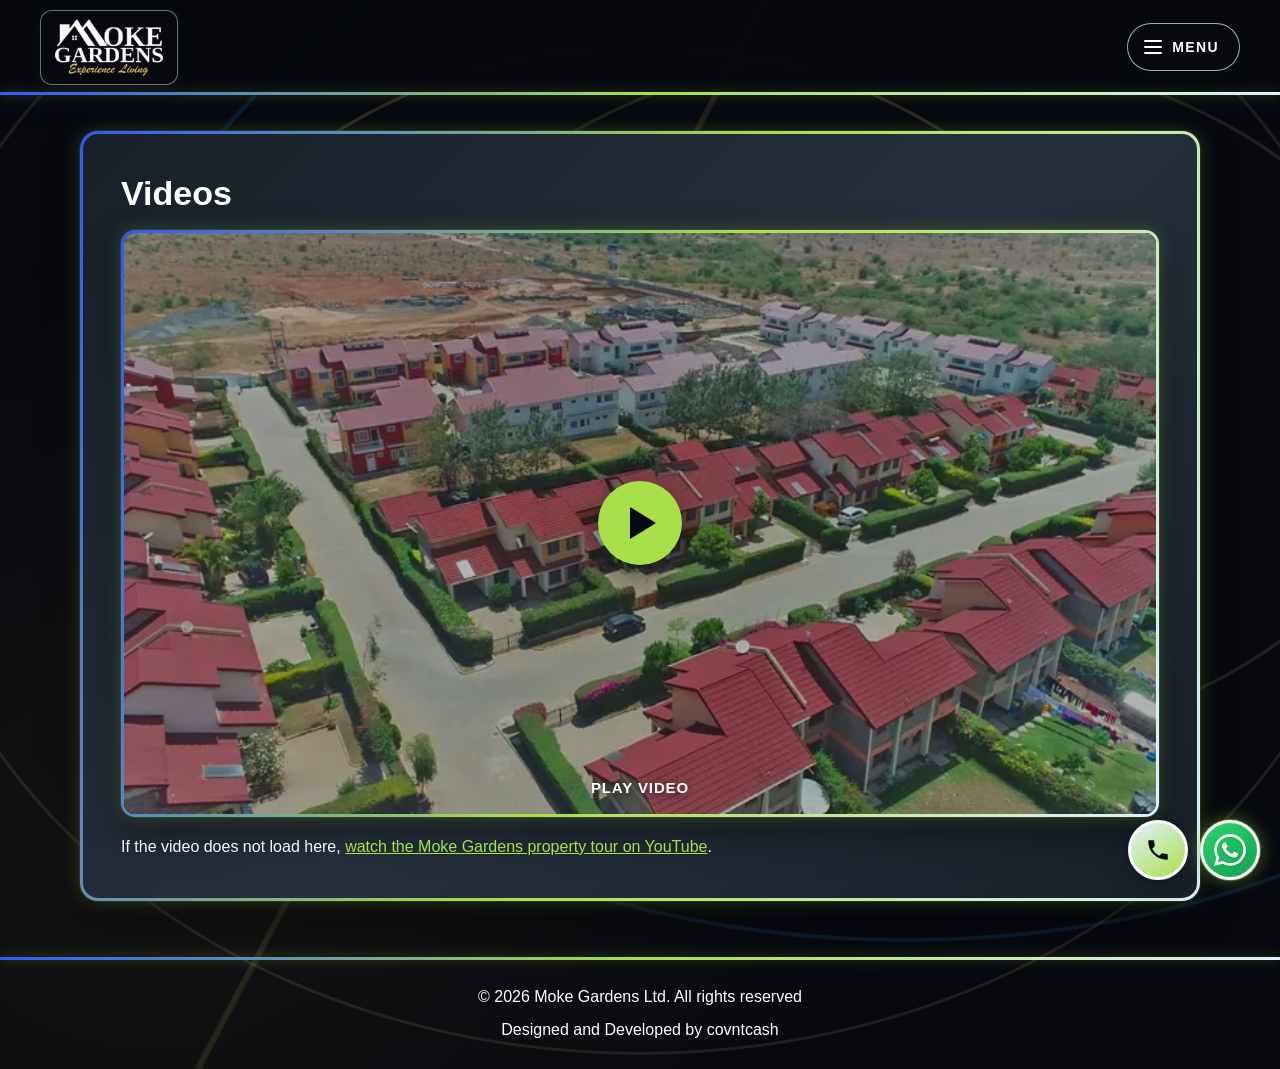
<file: videos.html>
<!doctype html>
<html lang="en">
<head>
    <meta charset="utf-8">
    <meta name="viewport" content="width=device-width, initial-scale=1">
    <title>Videos | Moke Gardens</title>
    <meta name="robots" content="noindex"><!-- css-playground is an experiment; keep it out of search results -->
    <link rel="icon" type="image/png" href="images/favicon.png">
    <link rel="apple-touch-icon" href="images/apple-touch-icon.png">
    <link rel="stylesheet" href="property-pages.css?v=20261106c">
    <link rel="stylesheet" href="theme-neon.css?v=20261106a">
</head>
<body>
    <a class="skip-link" href="#main">Skip to content</a><div class="site-shell">
    <header class="site-header"><div class="header-inner">
        <a class="brand" href="index.html" aria-label="Moke Gardens home"><img src="images/moke-logo-light.png" alt="Moke Gardens – Experience Living" width="161" height="87"></a>
        <button class="nav-toggle" type="button" aria-expanded="false" aria-controls="site-nav"><span class="nav-toggle-icon" aria-hidden="true"></span><span class="nav-toggle-text">Menu</span></button>
                <nav class="site-nav" id="site-nav" aria-label="Main navigation">
            <a href="index.html">HOME</a><a href="apartments.html">APARTMENTS</a><a href="maisonette.html">MAISONETTES</a><a href="why-moke.html">WHY MOKE</a>
            <details><summary>VIRTUAL TOUR</summary><div class="nav-dropdown"><a href="1bed-virtual-tour.html">1 BEDROOM APARTMENT</a><a href="2bed-virtual-tour.html">2 BEDROOM APARTMENT</a><a href="3bed-virtual-tour.html">3 BEDROOM APARTMENT</a></div></details>
            <details><summary class="active">GALLERY</summary><div class="nav-dropdown"><a href="construction-progress.html">CONSTRUCTION PROGRESS</a><a href="photo-gallery.html">PHOTOS</a><a href="videos.html" aria-current="page">VIDEOS</a></div></details>
            <a href="about-us.html">ABOUT US</a><a href="contact-us.html">CONTACT US</a>
        </nav>
    </div></header>
    <main class="page-content" id="main">
        <section class="content-card"><h2>Videos</h2>
            <div class="media-frame"><button class="video-lite" type="button" data-youtube="x8S_i5KXcPo" aria-label="Play video: Moke Gardens property tour video"><img src="images/photos/thumbs/2022-02-estate1.webp" width="720" height="405" alt="" decoding="async"><span class="video-play" aria-hidden="true"></span><span class="video-label">Play video</span></button></div>
            <p class="media-note">If the video does not load here, <a href="https://youtu.be/x8S_i5KXcPo" target="_blank" rel="noopener noreferrer">watch the Moke Gardens property tour on YouTube</a>.</p>
        </section>
    </main>
    <footer class="site-footer"><p>&copy; <span data-year>2026</span> Moke Gardens Ltd. All rights reserved</p><p>Designed and Developed by covntcash</p></footer>
</div>    <div class="fab-stack">
        <a class="btn btn-whatsapp" href="https://wa.me/254180888111?text=Hello%20Moke%20Gardens%2C%20I%27d%20like%20to%20make%20an%20inquiry." target="_blank" rel="noopener"><svg viewBox="0 0 24 24" aria-hidden="true" focusable="false"><path fill="currentColor" d="M17.47 14.38c-.3-.15-1.76-.87-2.03-.97-.27-.1-.47-.15-.67.15-.2.3-.77.97-.94 1.16-.17.2-.35.22-.64.08-.3-.15-1.26-.47-2.39-1.48-.88-.79-1.48-1.76-1.65-2.06-.17-.3-.02-.46.13-.6.13-.14.3-.35.45-.52.15-.18.2-.3.3-.5.1-.2.05-.37-.03-.52-.07-.15-.67-1.61-.92-2.2-.24-.58-.49-.5-.67-.51h-.57c-.2 0-.52.07-.79.37-.27.3-1.04 1.02-1.04 2.48s1.07 2.88 1.21 3.07c.15.2 2.1 3.2 5.08 4.49.71.31 1.26.49 1.7.63.71.22 1.36.2 1.87.12.57-.09 1.76-.72 2-1.41.25-.7.25-1.29.18-1.41-.08-.13-.27-.2-.57-.35m-5.42 7.4h-.01a9.87 9.87 0 0 1-5.03-1.38l-.36-.21-3.74.98 1-3.65-.24-.37a9.86 9.86 0 0 1-1.51-5.26c0-5.45 4.44-9.88 9.89-9.88 2.64 0 5.12 1.03 6.99 2.9a9.82 9.82 0 0 1 2.89 6.99c0 5.45-4.44 9.88-9.89 9.88m8.41-18.3A11.82 11.82 0 0 0 12.05 0C5.5 0 .16 5.34.16 11.89c0 2.1.55 4.14 1.59 5.95L.06 24l6.3-1.65a11.88 11.88 0 0 0 5.68 1.45h.01c6.55 0 11.89-5.34 11.89-11.89a11.82 11.82 0 0 0-3.48-8.41Z"/></svg><span>WhatsApp our office</span></a>
        <a class="btn btn-gold call-fab" href="tel:+254180888111"><svg viewBox="0 0 24 24" aria-hidden="true" focusable="false"><path fill="currentColor" d="M6.6 10.8a15.1 15.1 0 0 0 6.6 6.6l2.2-2.2c.3-.3.7-.4 1-.2 1.1.4 2.3.6 3.6.6.6 0 1 .4 1 1V20c0 .6-.4 1-1 1A17 17 0 0 1 3 4c0-.6.4-1 1-1h3.5c.6 0 1 .4 1 1 0 1.3.2 2.5.6 3.6.1.3 0 .7-.2 1l-2.3 2.2Z"/></svg><span>Call our office: +254 180 888 111</span></a>
    </div>
    <script src="site.js?v=20261123a" defer></script>
</body>
</html>
</file>
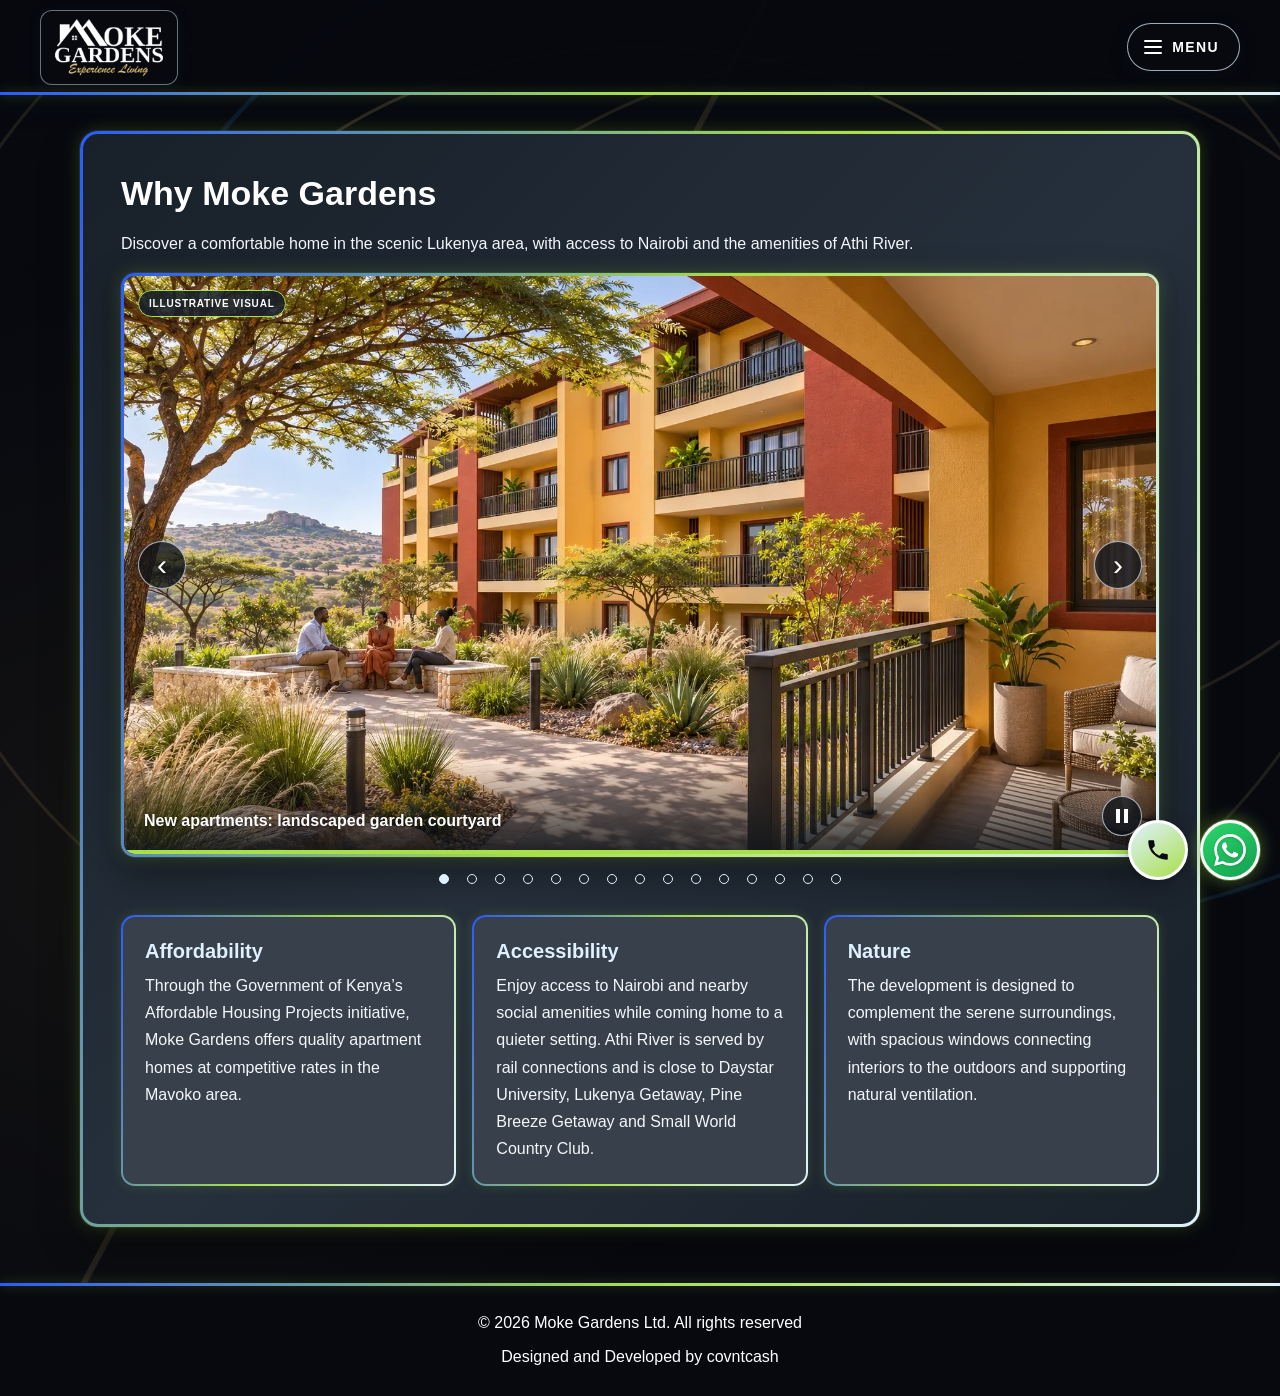
<file: why-moke.html>
<!doctype html>
<html lang="en">
<head>
    <meta charset="utf-8">
    <meta name="viewport" content="width=device-width, initial-scale=1">
    <title>Why Moke Gardens</title>
    <meta name="robots" content="noindex"><!-- css-playground is an experiment; keep it out of search results -->
    <link rel="icon" type="image/png" href="images/favicon.png">
    <link rel="apple-touch-icon" href="images/apple-touch-icon.png">
    <link rel="stylesheet" href="property-pages.css?v=20261106c">
    <link rel="stylesheet" href="theme-neon.css?v=20261106a">
</head>
<body>
    <a class="skip-link" href="#main">Skip to content</a><div class="site-shell">
    <header class="site-header"><div class="header-inner">
        <a class="brand" href="index.html" aria-label="Moke Gardens home"><img src="images/moke-logo-light.png" alt="Moke Gardens – Experience Living" width="161" height="87"></a>
        <button class="nav-toggle" type="button" aria-expanded="false" aria-controls="site-nav"><span class="nav-toggle-icon" aria-hidden="true"></span><span class="nav-toggle-text">Menu</span></button>
                <nav class="site-nav" id="site-nav" aria-label="Main navigation">
            <a href="index.html">HOME</a><a href="apartments.html">APARTMENTS</a><a href="maisonette.html">MAISONETTES</a><a href="why-moke.html" aria-current="page">WHY MOKE</a>
            <details><summary>VIRTUAL TOUR</summary><div class="nav-dropdown"><a href="1bed-virtual-tour.html">1 BEDROOM APARTMENT</a><a href="2bed-virtual-tour.html">2 BEDROOM APARTMENT</a><a href="3bed-virtual-tour.html">3 BEDROOM APARTMENT</a></div></details>
            <details><summary>GALLERY</summary><div class="nav-dropdown"><a href="construction-progress.html">CONSTRUCTION PROGRESS</a><a href="photo-gallery.html">PHOTOS</a><a href="videos.html">VIDEOS</a></div></details>
            <a href="about-us.html">ABOUT US</a><a href="contact-us.html">CONTACT US</a>
        </nav>
    </div></header>
    <main class="page-content" id="main">
        <section class="content-card"><h2>Why Moke Gardens</h2><p>Discover a comfortable home in the scenic Lukenya area, with access to Nairobi and the amenities of Athi River.</p>
            <section class="showcase" data-showcase aria-roledescription="carousel" aria-label="Moke Gardens highlights">
                <div class="showcase-stage">
                    <div class="showcase-track">
                    <figure class="showcase-slide is-active" data-illustrative role="group" aria-roledescription="slide" aria-label="1 of 15"><img src="images/renders/garden-courtyard.webp?v=20261104e" srcset="images/renders/thumbs/garden-courtyard.webp?v=20261104e 600w, images/renders/md/garden-courtyard.webp?v=20261104e 1000w, images/renders/garden-courtyard.webp?v=20261104e 1672w" sizes="(max-width: 1150px) 100vw, 1060px" width="1672" height="941" alt="Landscaped garden courtyard between the new apartment blocks" decoding="async"><figcaption>New apartments: landscaped garden courtyard</figcaption></figure>
                    <figure class="showcase-slide" data-illustrative role="group" aria-roledescription="slide" aria-label="2 of 15" aria-hidden="true"><img data-srcset="images/interiors/thumbs/2bed-living.webp?v=20261104e 600w, images/interiors/md/2bed-living.webp?v=20261104e 1000w, images/interiors/2bed-living.webp?v=20261104e 1536w" sizes="(max-width: 1150px) 100vw, 1060px" width="1536" height="1024" alt="Bright two bedroom living room with a sofa and doors to the balcony" decoding="async"><figcaption>Two bedroom apartment: living room opening to the balcony</figcaption></figure>
                    <figure class="showcase-slide" data-illustrative role="group" aria-roledescription="slide" aria-label="3 of 15" aria-hidden="true"><img data-srcset="images/renders/thumbs/estate-entrance.webp?v=20261104e 600w, images/renders/md/estate-entrance.webp?v=20261104e 1000w, images/renders/estate-entrance.webp?v=20261104e 1672w" sizes="(max-width: 1150px) 100vw, 1060px" width="1672" height="941" alt="Gated entrance and parking in front of the new apartment blocks" decoding="async"><figcaption>New apartments: estate entrance and parking</figcaption></figure>
                    <figure class="showcase-slide" data-illustrative role="group" aria-roledescription="slide" aria-label="4 of 15" aria-hidden="true"><img data-srcset="images/interiors/thumbs/3bed-kitchen.webp?v=20261104e 600w, images/interiors/md/3bed-kitchen.webp?v=20261104e 1000w, images/interiors/3bed-kitchen.webp?v=20261104e 1536w" sizes="(max-width: 1150px) 100vw, 1060px" width="1536" height="1024" alt="Fitted kitchen with wood-finish cabinets, cooker and fridge" decoding="async"><figcaption>Three bedroom apartment: fitted kitchen</figcaption></figure>
                    <figure class="showcase-slide" role="group" aria-roledescription="slide" aria-label="5 of 15" aria-hidden="true"><img data-srcset="images/photos/thumbs/2022-02-moke23.webp 720w, images/photos/md/2022-02-moke23.webp 1200w, images/photos/2022-02-moke23.webp 1920w" sizes="(max-width: 1150px) 100vw, 1060px" width="1920" height="1071" alt="Two-storey maisonette show house with a landscaped front garden" decoding="async"><figcaption>Maisonette show house</figcaption></figure>
                    <figure class="showcase-slide" data-illustrative role="group" aria-roledescription="slide" aria-label="6 of 15" aria-hidden="true"><img data-srcset="images/renders/thumbs/neighbourhood.webp?v=20261104e 600w, images/renders/md/neighbourhood.webp?v=20261104e 1000w, images/renders/neighbourhood.webp?v=20261104e 1415w" sizes="(max-width: 1150px) 100vw, 1060px" width="1415" height="887" alt="New apartment blocks among acacia trees with hills behind at sunset" decoding="async"><figcaption>New apartments set in the Lukenya landscape</figcaption></figure>
                    <figure class="showcase-slide" data-illustrative role="group" aria-roledescription="slide" aria-label="7 of 15" aria-hidden="true"><img data-srcset="images/interiors/thumbs/1bed-living.webp?v=20261104e 600w, images/interiors/md/1bed-living.webp?v=20261104e 1000w, images/interiors/1bed-living.webp?v=20261104e 1536w" sizes="(max-width: 1150px) 100vw, 1060px" width="1536" height="1024" alt="Open-plan lounge and kitchen in a one bedroom apartment" decoding="async"><figcaption>One bedroom apartment: open-plan lounge and kitchen</figcaption></figure>
                    <figure class="showcase-slide" data-illustrative role="group" aria-roledescription="slide" aria-label="8 of 15" aria-hidden="true"><img data-srcset="images/renders/thumbs/family-walk.webp?v=20261104e 600w, images/renders/md/family-walk.webp?v=20261104e 1000w, images/renders/family-walk.webp?v=20261104e 1536w" sizes="(max-width: 1150px) 100vw, 1060px" width="1536" height="1002" alt="A family walking along a garden path beside the apartments" decoding="async"><figcaption>New apartments: family-friendly paths</figcaption></figure>
                    <figure class="showcase-slide" data-illustrative role="group" aria-roledescription="slide" aria-label="9 of 15" aria-hidden="true"><img data-srcset="images/interiors/thumbs/2bed-main-bedroom.webp?v=20261104e 600w, images/interiors/md/2bed-main-bedroom.webp?v=20261104e 1000w, images/interiors/2bed-main-bedroom.webp?v=20261104e 1536w" sizes="(max-width: 1150px) 100vw, 1060px" width="1536" height="1024" alt="Main bedroom with a double bed, wardrobe and ensuite door" decoding="async"><figcaption>Two bedroom apartment: main bedroom with ensuite</figcaption></figure>
                    <figure class="showcase-slide" role="group" aria-roledescription="slide" aria-label="10 of 15" aria-hidden="true"><img data-srcset="images/photos/thumbs/2022-02-house-19.webp 720w, images/photos/2022-02-house-19.webp 1920w" sizes="(max-width: 1150px) 100vw, 1060px" width="1920" height="1277" alt="Maisonette entrance with a white gate and flowering shrubs" decoding="async"><figcaption>Maisonette entrance</figcaption></figure>
                    <figure class="showcase-slide" data-illustrative role="group" aria-roledescription="slide" aria-label="11 of 15" aria-hidden="true"><img data-srcset="images/interiors/thumbs/3bed-living.webp?v=20261104e 600w, images/interiors/md/3bed-living.webp?v=20261104e 1000w, images/interiors/3bed-living.webp?v=20261104e 1600w" sizes="(max-width: 1150px) 100vw, 1060px" width="1600" height="900" alt="Spacious three bedroom living room opening to the balcony" decoding="async"><figcaption>Three bedroom apartment: spacious living room</figcaption></figure>
                    <figure class="showcase-slide" data-illustrative role="group" aria-roledescription="slide" aria-label="12 of 15" aria-hidden="true"><img data-srcset="images/renders/thumbs/garden-walk.webp?v=20261104e 600w, images/renders/md/garden-walk.webp?v=20261104e 1000w, images/renders/garden-walk.webp?v=20261104e 1672w" sizes="(max-width: 1150px) 100vw, 1060px" width="1672" height="941" alt="Garden walkway lined with plants beside the apartment balconies" decoding="async"><figcaption>New apartments: garden walk</figcaption></figure>
                    <figure class="showcase-slide" data-illustrative role="group" aria-roledescription="slide" aria-label="13 of 15" aria-hidden="true"><img data-srcset="images/interiors/thumbs/2bed-balcony.webp?v=20261104e 600w, images/interiors/md/2bed-balcony.webp?v=20261104e 1000w, images/interiors/2bed-balcony.webp?v=20261104e 1536w" sizes="(max-width: 1150px) 100vw, 1060px" width="1536" height="1024" alt="Private balcony with a bistro table and leafy views" decoding="async"><figcaption>Two bedroom apartment: balcony with leafy views</figcaption></figure>
                    <figure class="showcase-slide" role="group" aria-roledescription="slide" aria-label="14 of 15" aria-hidden="true"><img data-srcset="images/photos/thumbs/2024-02-img-9467.webp 720w, images/photos/2024-02-img-9467.webp 1920w" sizes="(max-width: 1150px) 100vw, 1060px" width="1920" height="1280" alt="Maisonettes behind neat green hedges along an estate street" decoding="async"><figcaption>Maisonette street</figcaption></figure>
                    <figure class="showcase-slide" data-illustrative role="group" aria-roledescription="slide" aria-label="15 of 15" aria-hidden="true"><img data-srcset="images/interiors/thumbs/3bed-master-bedroom.webp?v=20261104e 600w, images/interiors/md/3bed-master-bedroom.webp?v=20261104e 1000w, images/interiors/3bed-master-bedroom.webp?v=20261104e 1536w" sizes="(max-width: 1150px) 100vw, 1060px" width="1536" height="1024" alt="Master bedroom with a double bed and ensuite bathroom" decoding="async"><figcaption>Three bedroom apartment: master bedroom with ensuite</figcaption></figure>
                    </div>
                    <span class="render-label showcase-render-label" aria-hidden="true">Illustrative visual</span>
                    <button type="button" class="showcase-arrow is-prev" aria-label="Previous slide">&lsaquo;</button>
                    <button type="button" class="showcase-arrow is-next" aria-label="Next slide">&rsaquo;</button>
                    <button type="button" class="showcase-toggle" aria-label="Pause slideshow"><span aria-hidden="true"></span></button>
                    <div class="showcase-progress" aria-hidden="true"><span></span></div>
                </div>
                <div class="showcase-dots" role="group" aria-label="Choose a slide"></div>
                <p class="showcase-status" aria-live="polite"></p>
            </section>
            <div class="value-grid">
                <article class="value-card"><h3>Affordability</h3><p>Through the Government of Kenya’s Affordable Housing Projects initiative, Moke Gardens offers quality apartment homes at competitive rates in the Mavoko area.</p></article>
                <article class="value-card"><h3>Accessibility</h3><p>Enjoy access to Nairobi and nearby social amenities while coming home to a quieter setting. Athi River is served by rail connections and is close to Daystar University, Lukenya Getaway, Pine Breeze Getaway and Small World Country Club.</p></article>
                <article class="value-card"><h3>Nature</h3><p>The development is designed to complement the serene surroundings, with spacious windows connecting interiors to the outdoors and supporting natural ventilation.</p></article>
            </div>
        </section>
    </main>
    <footer class="site-footer"><p>&copy; <span data-year>2026</span> Moke Gardens Ltd. All rights reserved</p><p>Designed and Developed by covntcash</p></footer>
</div>    <div class="fab-stack">
        <a class="btn btn-whatsapp" href="https://wa.me/254180888111?text=Hello%20Moke%20Gardens%2C%20I%27d%20like%20to%20make%20an%20inquiry." target="_blank" rel="noopener"><svg viewBox="0 0 24 24" aria-hidden="true" focusable="false"><path fill="currentColor" d="M17.47 14.38c-.3-.15-1.76-.87-2.03-.97-.27-.1-.47-.15-.67.15-.2.3-.77.97-.94 1.16-.17.2-.35.22-.64.08-.3-.15-1.26-.47-2.39-1.48-.88-.79-1.48-1.76-1.65-2.06-.17-.3-.02-.46.13-.6.13-.14.3-.35.45-.52.15-.18.2-.3.3-.5.1-.2.05-.37-.03-.52-.07-.15-.67-1.61-.92-2.2-.24-.58-.49-.5-.67-.51h-.57c-.2 0-.52.07-.79.37-.27.3-1.04 1.02-1.04 2.48s1.07 2.88 1.21 3.07c.15.2 2.1 3.2 5.08 4.49.71.31 1.26.49 1.7.63.71.22 1.36.2 1.87.12.57-.09 1.76-.72 2-1.41.25-.7.25-1.29.18-1.41-.08-.13-.27-.2-.57-.35m-5.42 7.4h-.01a9.87 9.87 0 0 1-5.03-1.38l-.36-.21-3.74.98 1-3.65-.24-.37a9.86 9.86 0 0 1-1.51-5.26c0-5.45 4.44-9.88 9.89-9.88 2.64 0 5.12 1.03 6.99 2.9a9.82 9.82 0 0 1 2.89 6.99c0 5.45-4.44 9.88-9.89 9.88m8.41-18.3A11.82 11.82 0 0 0 12.05 0C5.5 0 .16 5.34.16 11.89c0 2.1.55 4.14 1.59 5.95L.06 24l6.3-1.65a11.88 11.88 0 0 0 5.68 1.45h.01c6.55 0 11.89-5.34 11.89-11.89a11.82 11.82 0 0 0-3.48-8.41Z"/></svg><span>WhatsApp our office</span></a>
        <a class="btn btn-gold call-fab" href="tel:+254180888111"><svg viewBox="0 0 24 24" aria-hidden="true" focusable="false"><path fill="currentColor" d="M6.6 10.8a15.1 15.1 0 0 0 6.6 6.6l2.2-2.2c.3-.3.7-.4 1-.2 1.1.4 2.3.6 3.6.6.6 0 1 .4 1 1V20c0 .6-.4 1-1 1A17 17 0 0 1 3 4c0-.6.4-1 1-1h3.5c.6 0 1 .4 1 1 0 1.3.2 2.5.6 3.6.1.3 0 .7-.2 1l-2.3 2.2Z"/></svg><span>Call our office: +254 180 888 111</span></a>
    </div>
    <script src="site.js?v=20261123a" defer></script>
</body>
</html>
</file>
<file: property-pages.css>
:root {
    color-scheme: light;
    --moke-blue: #2779BE;
    --moke-navy: #21448E;
    --moke-deep-navy: #17345C;
    --moke-gold: #D6A84F;
    --moke-light-gold: #E8C878;
    --moke-text: #243247;
    --moke-muted: #5D6B7B;
    --moke-white: #F4F7FB;
    /* Surface palette (navy family). Gold accents and the page background stay as they are. */
    --surface-1: #17345C;
    --surface-2: #214875;
    --surface-hover: #0F2747;
    --stage: #0C1E38;
    --shade-rgb: 23, 52, 92;
    --shade-deep-rgb: 12, 30, 56;
    --ink-rgb: 8, 20, 38;
    /* Accent colours as RGB triplets, for translucent uses */
    --gold-rgb: 214, 168, 79;
    --light-gold-rgb: 232, 200, 120;
    --glow-rgb: 255, 220, 145;
    --moke-blue-rgb: 39, 121, 190;
}

* {
    box-sizing: border-box;
}

html {
    scroll-behavior: smooth;
}

body {
    position: relative;
    isolation: isolate;
    min-width: 320px;
    margin: 0;
    background: var(--moke-blue);
    color: var(--moke-text);
    font: 16px/1.7 Arial, Helvetica, sans-serif;
}

body::before,
body::after {
    position: fixed;
    inset: -30vmax;
    z-index: 0;
    pointer-events: none;
    content: "";
    opacity: 0.5;
    mix-blend-mode: screen;
}

body::before {
    background:
        radial-gradient(ellipse at center, transparent 0 34%, rgba(232, 200, 120, 0.34) 34.06% 34.24%, transparent 34.32% 51%, rgba(232, 200, 120, 0.22) 51.06% 51.22%, transparent 51.3%),
        radial-gradient(circle at 28% 26%, rgba(255, 220, 145, 0.8) 0 2px, transparent 3px),
        radial-gradient(circle at 71% 66%, rgba(255, 220, 145, 0.65) 0 1.5px, transparent 3px);
    animation: moke-background-orbit 72s linear infinite;
}

body::after {
    background:
        linear-gradient(118deg, transparent 46%, rgba(232, 200, 120, 0.24) 46.06% 46.22%, transparent 46.3%),
        radial-gradient(ellipse at 63% 47%, transparent 0 28%, rgba(232, 200, 120, 0.24) 28.06% 28.22%, transparent 28.3% 43%, rgba(39, 121, 190, 0.32) 43.08% 43.28%, transparent 43.4%),
        radial-gradient(circle at 71% 53%, rgba(255, 220, 145, 0.85) 0 2px, rgba(214, 168, 79, 0.2) 3px, transparent 9px),
        radial-gradient(ellipse at 26% 75%, rgba(214, 168, 79, 0.12), transparent 35%);
    animation: moke-background-drift 54s ease-in-out infinite alternate;
}

@keyframes moke-background-orbit {
    from { transform: rotate(0deg) translate3d(-1%, 0, 0); }
    to { transform: rotate(360deg) translate3d(1%, 0, 0); }
}

@keyframes moke-background-drift {
    from { transform: rotate(-8deg) translate3d(-2%, 1%, 0); }
    to { transform: rotate(8deg) translate3d(2%, -1%, 0); }
}

.site-shell {
    position: relative;
    z-index: 1;
    min-height: 100vh;
}

.site-header {
    position: sticky;
    top: 0;
    z-index: 5;
    border-bottom: 1px solid rgba(var(--light-gold-rgb), 0.55);
    background: rgba(var(--moke-blue-rgb), 0.96);
    box-shadow: 0 8px 28px rgba(var(--shade-rgb), 0.14);
    backdrop-filter: blur(12px);
}

.header-inner {
    display: flex;
    width: min(1200px, calc(100% - 40px));
    min-height: 76px;
    padding: 10px 0;
    align-items: center;
    justify-content: space-between;
    gap: 24px;
    margin: 0 auto;
}

.brand {
    display: inline-flex;
    flex: 0 0 auto;
    align-items: center;
}

.brand {
    padding: 6px 12px;
    border-radius: 12px;
    background: var(--moke-blue);
    border: 1px solid rgba(var(--light-gold-rgb), 0.45);
    box-shadow: 0 4px 14px rgba(var(--shade-rgb), 0.25);
}

.brand img {
    display: block;
    width: 112px;
    height: auto;
}

.site-nav {
    display: flex;
    flex-wrap: wrap;
    justify-content: flex-end;
    gap: 8px;
}

.site-nav a,
.site-nav summary {
    border-radius: 999px;
    padding: 9px 14px;
    color: var(--moke-white);
    font-size: 13px;
    font-weight: 700;
    letter-spacing: 0.06em;
    text-decoration: none;
    transition: background-color 180ms ease, color 180ms ease, transform 180ms ease;
}

.site-nav details {
    position: relative;
}

.site-nav summary {
    display: block;
    cursor: pointer;
    list-style: none;
}

.site-nav summary::-webkit-details-marker {
    display: none;
}

.site-nav summary::after {
    content: " ▾";
    color: var(--moke-light-gold);
}

.site-nav a:hover,
.site-nav a:focus-visible,
.site-nav a[aria-current="page"],
.site-nav details[open] > summary,
.site-nav summary.active {
    background: var(--moke-deep-navy);
    color: #FFFFFF;
}

.site-nav a:hover,
.site-nav details:hover > summary {
    transform: translateY(-2px);
}

.nav-dropdown {
    position: absolute;
    top: calc(100% + 8px);
    left: 0;
    z-index: 6;
    display: grid;
    min-width: 230px;
    gap: 4px;
    padding: 8px;
    border: 1px solid var(--moke-gold);
    border-radius: 14px;
    background: var(--moke-deep-navy);
    box-shadow: 0 16px 34px rgba(var(--shade-rgb), 0.3);
}

.nav-dropdown a {
    border-radius: 8px;
    white-space: nowrap;
}

.nav-dropdown a:hover {
    background: rgba(var(--gold-rgb), 0.18);
}

.page-content {
    width: min(1120px, calc(100% - 32px));
    margin: 36px auto 56px;
}

.hero {
    position: relative;
    display: grid;
    min-height: clamp(280px, 45vw, 480px);
    overflow: hidden;
    align-items: end;
    border: 7px solid transparent;
    border-radius: 22px;
    background:
        linear-gradient(135deg, rgba(var(--shade-rgb), 0.15), rgba(var(--shade-rgb), 0.82)) padding-box,
        linear-gradient(110deg, var(--moke-blue), var(--moke-gold), var(--moke-blue), var(--moke-light-gold), var(--moke-blue)) border-box;
    background-size: 100% 100%, 300% 300%;
    box-shadow: 0 18px 44px rgba(var(--shade-rgb), 0.24);
    animation: moke-hero-border 6s linear infinite;
}

.hero-image {
    position: absolute;
    inset: 0;
    width: 100%;
    height: 100%;
    object-fit: cover;
}

.hero-copy {
    position: relative;
    z-index: 1;
    padding: clamp(24px, 5vw, 52px);
    color: #FFFFFF;
    background: linear-gradient(0deg, rgba(var(--shade-rgb), 0.9), transparent);
}

.hero-copy p {
    margin: 0 0 8px;
    color: var(--moke-light-gold);
    font-size: 13px;
    font-weight: 700;
    letter-spacing: 0.14em;
    text-transform: uppercase;
}

.hero-copy h1 {
    margin: 0;
    color: #FFFFFF;
    font-size: clamp(30px, 5vw, 52px);
    line-height: 1.15;
    text-shadow: 0 3px 18px rgba(0, 0, 0, 0.28);
}

.content-card {
    margin-top: 24px;
    padding: clamp(22px, 4vw, 38px);
    border: 2px solid var(--moke-gold);
    border-radius: 18px;
    background: linear-gradient(135deg, var(--surface-1) 0%, var(--surface-2) 52%, var(--surface-1) 100%);
    color: var(--moke-white);
    box-shadow: 0 16px 40px rgba(var(--shade-rgb), 0.18);
}

.content-card h2,
.content-card h3 {
    margin: 0 0 16px;
    color: #FFFFFF;
    line-height: 1.25;
}

.content-card h2 {
    font-size: clamp(24px, 3vw, 34px);
}

.content-card h3 {
    font-size: 20px;
}

.content-card p {
    color: var(--moke-white);
}

.content-card a {
    color: var(--moke-light-gold);
}

.intro {
    display: grid;
    grid-template-columns: minmax(0, 1fr) minmax(240px, 0.8fr);
    align-items: center;
    gap: clamp(20px, 4vw, 42px);
}

.intro p {
    margin: 0;
    color: var(--moke-white);
}

.intro img {
    display: block;
    width: 100%;
    aspect-ratio: 16 / 10;
    border-radius: 12px;
    object-fit: cover;
    box-shadow: 0 10px 24px rgba(var(--shade-rgb), 0.18);
}

.feature-grid {
    display: grid;
    grid-template-columns: repeat(2, minmax(0, 1fr));
    gap: 18px;
    margin-top: 24px;
}

.feature-card {
    padding: clamp(20px, 3vw, 30px);
    border: 1px solid rgba(var(--gold-rgb), 0.68);
    border-radius: 18px;
    background: linear-gradient(145deg, var(--surface-1), var(--surface-2));
    box-shadow: 0 14px 30px rgba(var(--shade-rgb), 0.18);
}

.feature-card h2 {
    margin: 0 0 14px;
    color: var(--moke-light-gold);
    font-size: 23px;
}

.feature-card p {
    color: var(--moke-white);
}

.feature-card ul {
    display: grid;
    gap: 8px;
    margin: 0;
    padding-left: 20px;
    color: var(--moke-white);
}

.feature-card li::marker {
    color: var(--moke-gold);
}

.pricing {
    background: linear-gradient(145deg, var(--surface-1), var(--surface-2));
}

.pricing h2 {
    color: #FFFFFF;
}

.pricing-intro {
    margin: -4px 0 20px;
    color: var(--moke-white);
}

.price-grid {
    display: grid;
    grid-template-columns: repeat(auto-fit, minmax(210px, 1fr));
    gap: 14px;
}

.price-item {
    display: grid;
    gap: 8px;
    padding: 20px;
    border: 1px solid var(--moke-gold);
    border-radius: 14px;
    background: rgba(255, 255, 255, 0.08);
    color: var(--moke-white);
}

.price-item strong {
    color: var(--moke-light-gold);
    font-size: 22px;
}

.site-footer {
    padding: 26px 16px;
    border-top: 1px solid rgba(var(--light-gold-rgb), 0.55);
    color: #FFFFFF;
    text-align: center;
}

.site-footer p {
    margin: 0;
}

.value-grid,
.gallery-grid {
    display: grid;
    grid-template-columns: repeat(auto-fit, minmax(220px, 1fr));
    gap: 16px;
}

.value-card {
    padding: 22px;
    border: 1px solid var(--moke-gold);
    border-radius: 14px;
    background: rgba(255, 255, 255, 0.08);
}

.value-card h2,
.value-card h3 {
    margin: 0 0 8px;
    color: var(--moke-light-gold);
}

.value-card p {
    margin: 0;
    color: var(--moke-white);
}

.gallery-grid figure {
    overflow: hidden;
    margin: 0;
    border: 1px solid var(--moke-gold);
    border-radius: 14px;
    background: rgba(255, 255, 255, 0.08);
}

.gallery-grid a {
    display: block;
}

.gallery-grid img {
    display: block;
    width: 100%;
    aspect-ratio: 16 / 10;
    object-fit: cover;
    transition: transform 260ms ease;
}

.gallery-grid a:hover img,
.gallery-grid a:focus-visible img {
    transform: scale(1.04);
}

.gallery-grid figcaption {
    padding: 10px 12px;
    color: var(--moke-white);
    font-size: 14px;
}

.media-frame {
    overflow: hidden;
    border: 1px solid var(--moke-gold);
    border-radius: 14px;
    background: var(--stage);
    box-shadow: 0 12px 32px rgba(0, 0, 0, 0.22);
}

.media-frame iframe {
    display: block;
    width: 100%;
    aspect-ratio: 16 / 9;
    border: 0;
}

.virtual-tour-frame iframe {
    width: 100%;
    height: min(75vh, 700px);
    min-height: 420px;
    aspect-ratio: auto;
}

.media-note {
    margin: 16px 0 0;
    color: var(--moke-white);
}

.contact-links {
    display: flex;
    flex-wrap: wrap;
    gap: 12px;
}

.contact-links a {
    display: inline-flex;
    align-items: center;
    justify-content: center;
    min-height: 48px;
    padding: 10px 18px;
    border: 1px solid var(--moke-gold);
    border-radius: 999px;
    background: rgba(255, 255, 255, 0.08);
    color: var(--moke-white);
    font-weight: 700;
    text-decoration: none;
}

.contact-links a:hover,
.contact-links a:focus-visible {
    background: var(--moke-gold);
    color: var(--moke-deep-navy);
}

@keyframes moke-hero-border {
    from { background-position: 0 0, 0% 50%; }
    to { background-position: 0 0, 100% 50%; }
}

@media (hover: hover) and (prefers-reduced-motion: no-preference) {
    .content-card,
    .feature-card,
    .price-item {
        transition: transform 240ms ease, box-shadow 240ms ease;
    }

    .feature-card:hover,
    .price-item:hover {
        transform: translateY(-4px);
        box-shadow: 0 20px 42px rgba(var(--shade-rgb), 0.26);
    }
}

@media (max-width: 700px) {
    .header-inner {
        width: min(100% - 24px, 560px);
        min-height: 68px;
        gap: 12px;
    }

    .brand img {
        width: 92px;
    }

    .site-nav {
        gap: 2px;
    }

    .site-nav a {
        padding: 8px 9px;
        font-size: 11px;
    }

    .page-content {
        width: calc(100% - 20px);
        margin-top: 20px;
    }

    .intro,
    .feature-grid {
        grid-template-columns: 1fr;
    }

    .virtual-tour-frame iframe {
        height: 65vh;
        min-height: 360px;
    }
}

@media (prefers-reduced-motion: reduce) {
    *,
    *::before,
    *::after {
        scroll-behavior: auto !important;
        animation-duration: 0.01ms !important;
        animation-iteration-count: 1 !important;
        transition-duration: 0.01ms !important;
    }
}

/* ===== Shared upgrade components ===== */

.skip-link {
    position: absolute;
    left: 12px;
    top: -60px;
    z-index: 20;
    padding: 10px 16px;
    border-radius: 999px;
    background: var(--moke-gold);
    color: var(--moke-deep-navy);
    font-weight: 700;
    text-decoration: none;
}

.skip-link:focus {
    top: 12px;
}

/* Site menu: pages open from the top-right Menu button on every screen size */
.header-inner {
    position: relative;
}

.nav-toggle {
    display: inline-flex;
    flex: 0 0 auto;
    align-items: center;
    gap: 10px;
    height: 48px;
    padding: 0 20px 0 16px;
    border: 1px solid rgba(var(--light-gold-rgb), 0.7);
    border-radius: 999px;
    background: var(--moke-deep-navy);
    color: #FFFFFF;
    font: 700 14px/1 Arial, Helvetica, sans-serif;
    letter-spacing: 0.1em;
    text-transform: uppercase;
    cursor: pointer;
    box-shadow: 0 6px 18px rgba(var(--shade-deep-rgb), 0.25);
    transition: background-color 180ms ease, color 180ms ease, border-color 180ms ease;
}

.nav-toggle:hover,
.nav-toggle:focus-visible {
    border-color: var(--moke-gold);
    background: var(--surface-hover);
}

.nav-toggle[aria-expanded="true"] {
    border-color: var(--moke-gold);
    background: var(--moke-gold);
    color: var(--moke-deep-navy);
}

.nav-toggle-icon,
.nav-toggle-icon::before,
.nav-toggle-icon::after {
    display: block;
    width: 18px;
    height: 2px;
    border-radius: 2px;
    background: currentColor;
    transition: transform 200ms ease, background-color 200ms ease;
}

.nav-toggle-icon {
    position: relative;
}

.nav-toggle-icon::before,
.nav-toggle-icon::after {
    position: absolute;
    left: 0;
    content: "";
}

.nav-toggle-icon::before { top: -6px; }
.nav-toggle-icon::after { top: 6px; }

.nav-toggle[aria-expanded="true"] .nav-toggle-icon { background: transparent; }
.nav-toggle[aria-expanded="true"] .nav-toggle-icon::before { transform: translateY(6px) rotate(45deg); }
.nav-toggle[aria-expanded="true"] .nav-toggle-icon::after { transform: translateY(-6px) rotate(-45deg); }

.site-nav {
    position: absolute;
    top: calc(100% + 10px);
    right: 0;
    left: auto;
    z-index: 6;
    display: none;
    flex-direction: column;
    flex-wrap: nowrap;
    gap: 2px;
    width: min(340px, calc(100vw - 24px));
    max-height: calc(100vh - 120px);
    overflow-y: auto;
    padding: 10px;
    border: 1px solid var(--moke-gold);
    border-radius: 18px;
    background: var(--moke-deep-navy);
    box-shadow: 0 24px 48px rgba(var(--shade-deep-rgb), 0.45);
}

.site-nav.is-open {
    display: flex;
    animation: menu-in 160ms ease-out;
}

@keyframes menu-in {
    from { opacity: 0; transform: translateY(-6px); }
    to { opacity: 1; transform: none; }
}

.site-nav a,
.site-nav summary {
    padding: 12px 16px;
    border-radius: 12px;
    font-size: 14px;
}

.site-nav a:hover,
.site-nav details:hover > summary {
    transform: none;
}

.site-nav a:hover,
.site-nav a:focus-visible,
.site-nav summary:hover,
.site-nav summary:focus-visible,
.site-nav details[open] > summary {
    background: rgba(var(--gold-rgb), 0.16);
    color: var(--moke-light-gold);
}

.site-nav a[aria-current="page"] {
    background: var(--moke-gold);
    color: var(--moke-deep-navy);
}

.site-nav details {
    position: static;
}

.nav-dropdown {
    position: static;
    display: grid;
    min-width: 0;
    gap: 2px;
    margin: 2px 0 6px 18px;
    padding: 0 0 0 10px;
    border: 0;
    border-left: 2px solid rgba(var(--light-gold-rgb), 0.5);
    border-radius: 0;
    background: transparent;
    box-shadow: none;
}

.nav-dropdown a {
    padding: 10px 14px;
    font-size: 13px;
    white-space: normal;
}

@media (max-width: 700px) {
    .nav-toggle {
        height: 46px;
        padding: 0 16px 0 14px;
    }

    .site-nav {
        width: 100%;
    }
}

/* Buttons */
.btn {
    display: inline-flex;
    align-items: center;
    justify-content: center;
    gap: 8px;
    min-height: 48px;
    padding: 12px 22px;
    border: 1px solid var(--moke-gold);
    border-radius: 999px;
    background: rgba(255, 255, 255, 0.1);
    color: #FFFFFF;
    font-size: 15px;
    font-weight: 700;
    letter-spacing: 0.02em;
    text-decoration: none;
    transition: background-color 180ms ease, color 180ms ease, transform 180ms ease;
}

.btn:hover,
.btn:focus-visible {
    background: rgba(255, 255, 255, 0.2);
    transform: translateY(-2px);
}

.btn-gold {
    background: var(--moke-gold);
    color: var(--moke-deep-navy);
}

.btn-gold:hover,
.btn-gold:focus-visible {
    background: var(--moke-light-gold);
}

.content-card a.btn {
    color: #FFFFFF;
}

.content-card a.btn-gold {
    color: var(--moke-deep-navy);
}

.btn-row {
    display: flex;
    flex-wrap: wrap;
    gap: 12px;
    margin-top: 22px;
}

/* Home hero */
.hero--home {
    min-height: clamp(460px, 62vw, 640px);
}

.hero--home .hero-copy {
    padding-top: clamp(80px, 14vw, 160px);
    background: linear-gradient(0deg, rgba(var(--shade-rgb), 0.95) 10%, rgba(var(--shade-rgb), 0.55) 60%, transparent);
}

.hero-copy .hero-lead {
    max-width: 640px;
    margin: 16px 0 0;
    color: var(--moke-white);
    font-size: clamp(16px, 1.8vw, 19px);
    font-weight: 400;
    letter-spacing: 0;
    line-height: 1.6;
    text-transform: none;
}

/* Quick facts */
.fact-grid {
    display: grid;
    grid-template-columns: repeat(4, minmax(0, 1fr));
    gap: 14px;
    margin-top: 24px;
}

.fact {
    padding: 18px 20px;
    border: 1px solid rgba(var(--gold-rgb), 0.7);
    border-radius: 16px;
    background: linear-gradient(145deg, var(--surface-1), var(--surface-2));
    color: var(--moke-white);
}

.fact strong {
    display: block;
    color: var(--moke-light-gold);
    font-size: clamp(24px, 3vw, 32px);
    line-height: 1.1;
}

.fact span {
    display: block;
    margin-top: 6px;
    font-size: 14px;
    line-height: 1.45;
}

/* Section heading on the blue page background */
.section-head {
    margin: 48px 0 0;
    color: #FFFFFF;
}

.section-head p {
    margin: 0 0 6px;
    color: var(--moke-light-gold);
    font-size: 13px;
    font-weight: 700;
    letter-spacing: 0.14em;
    text-transform: uppercase;
}

.section-head h2 {
    margin: 0;
    font-size: clamp(26px, 3.4vw, 38px);
    line-height: 1.2;
}

/* Listing cards */
.listing-grid {
    display: grid;
    grid-template-columns: repeat(2, minmax(0, 1fr));
    gap: 18px;
    margin-top: 20px;
}

.listing-card {
    display: flex;
    flex-direction: column;
    overflow: hidden;
    border: 1px solid rgba(var(--gold-rgb), 0.7);
    border-radius: 18px;
    background: linear-gradient(145deg, var(--surface-1), var(--surface-2));
    color: var(--moke-white);
    box-shadow: 0 14px 30px rgba(var(--shade-rgb), 0.2);
}

.listing-card img {
    display: block;
    width: 100%;
    aspect-ratio: 16 / 10;
    object-fit: cover;
    background: var(--surface-2);
}

.listing-body {
    display: flex;
    flex: 1;
    flex-direction: column;
    padding: clamp(20px, 3vw, 28px);
}

.listing-body h3 {
    margin: 0;
    color: #FFFFFF;
    font-size: 24px;
}

.listing-tag {
    align-self: flex-start;
    margin-bottom: 10px;
    padding: 4px 12px;
    border-radius: 999px;
    background: rgba(var(--light-gold-rgb), 0.16);
    color: var(--moke-light-gold);
    font-size: 12px;
    font-weight: 700;
    letter-spacing: 0.08em;
    text-transform: uppercase;
}

.listing-body p {
    margin: 10px 0 0;
}

.listing-price {
    color: var(--moke-light-gold);
    font-size: 18px;
    font-weight: 700;
}

.listing-body .btn-row {
    margin-top: auto;
    padding-top: 20px;
}

/* Partner and split blocks */
.split {
    display: grid;
    grid-template-columns: minmax(0, 1.2fr) minmax(220px, 0.8fr);
    align-items: center;
    gap: clamp(20px, 4vw, 42px);
}

.split img {
    display: block;
    width: 100%;
    border-radius: 12px;
    object-fit: cover;
}

.partner-logo {
    display: block;
    max-width: 200px;
    padding: 12px 16px;
    border-radius: 12px;
    background: #FFFFFF;
}

.partner-logo img {
    display: block;
    width: 100%;
    height: auto;
}

.contact-people {
    display: grid;
    grid-template-columns: repeat(auto-fit, minmax(220px, 1fr));
    gap: 14px;
    margin-top: 18px;
}

.contact-person {
    padding: 16px 18px;
    border: 1px solid rgba(var(--gold-rgb), 0.6);
    border-radius: 14px;
    background: rgba(255, 255, 255, 0.06);
}

.contact-person strong {
    display: block;
    color: #FFFFFF;
}

.contact-person a {
    display: block;
    margin-top: 4px;
    overflow-wrap: anywhere;
}

.fine-print {
    margin-top: 16px;
    color: rgba(244, 247, 251, 0.82);
    font-size: 14px;
}

/* Call-to-action band */
.cta-band {
    margin-top: 48px;
    text-align: center;
    background:
        radial-gradient(circle at 20% 0%, rgba(var(--light-gold-rgb), 0.22), transparent 55%),
        linear-gradient(135deg, var(--surface-1) 0%, var(--surface-2) 52%, var(--surface-1) 100%);
}

.cta-band p {
    max-width: 560px;
    margin: 0 auto;
}

.cta-band .btn-row {
    justify-content: center;
}

/* Footer */
.site-footer {
    display: grid;
    gap: 6px;
    justify-items: center;
}

.site-footer nav {
    display: flex;
    flex-wrap: wrap;
    justify-content: center;
    gap: 6px 18px;
    margin-bottom: 8px;
}

.site-footer a {
    color: var(--moke-white);
    font-size: 14px;
    text-decoration: none;
}

.site-footer a:hover {
    color: var(--moke-light-gold);
    text-decoration: underline;
}

/* Floating call button (phones) */
.call-fab {
    position: fixed;
    right: 16px;
    bottom: 16px;
    z-index: 8;
    display: none;
    box-shadow: 0 10px 26px rgba(var(--shade-deep-rgb), 0.4);
}

/* Scroll reveal (only when JS is running) */
.js .reveal {
    opacity: 0;
    transform: translateY(18px);
    transition: opacity 600ms ease, transform 600ms ease;
}

.js .reveal.is-visible {
    opacity: 1;
    transform: none;
}

@media (max-width: 900px) {
    .fact-grid {
        grid-template-columns: repeat(2, minmax(0, 1fr));
    }

    .listing-grid,
    .split {
        grid-template-columns: 1fr;
    }
}

@media (max-width: 700px) {
    .call-fab {
        display: inline-flex;
    }

    .site-footer {
        padding-bottom: 88px;
    }

    .btn-row .btn {
        flex: 1 1 100%;
    }
}

@media (prefers-reduced-motion: reduce) {
    .js .reveal {
        opacity: 1;
        transform: none;
    }
}

/* ===== Galleries, floor plans, lightbox ===== */

.jump-links {
    display: flex;
    flex-wrap: wrap;
    gap: 8px;
    margin-top: 18px;
}

.content-card .jump-links a {
    padding: 7px 14px;
    border: 1px solid rgba(var(--gold-rgb), 0.7);
    border-radius: 999px;
    background: rgba(255, 255, 255, 0.06);
    color: var(--moke-white);
    font-size: 14px;
    font-weight: 700;
    text-decoration: none;
}

.content-card .jump-links a:hover,
.content-card .jump-links a:focus-visible {
    background: var(--moke-gold);
    color: var(--moke-deep-navy);
}

.content-card[id] {
    scroll-margin-top: 110px;
}

.gallery-grid img {
    height: auto;
    background: rgba(255, 255, 255, 0.06);
}

.interior-grid + h3 {
    margin-top: 28px;
}

.plan-grid img {
    aspect-ratio: 4 / 5;
    padding: 10px;
    object-fit: contain;
    background: #FFFFFF;
}

.why-photo {
    display: block;
    width: 100%;
    aspect-ratio: 21 / 9;
    margin: 6px 0 24px;
    border-radius: 14px;
    object-fit: cover;
    box-shadow: 0 10px 24px rgba(var(--shade-deep-rgb), 0.25);
}

.listing-card img,
.intro img,
.hero-image {
    height: auto;
}

.hero-image {
    height: 100%;
}

.lightbox {
    width: 100vw;
    max-width: none;
    height: 100vh;
    max-height: none;
    margin: 0;
    padding: 0;
    border: 0;
    background: rgba(var(--ink-rgb), 0.94);
    color: #FFFFFF;
}

.lightbox::backdrop {
    background: rgba(var(--ink-rgb), 0.6);
}

.lightbox[open] {
    display: grid;
    grid-template-rows: 1fr auto;
    place-items: center;
}

.lightbox figure {
    display: grid;
    width: 100%;
    height: 100%;
    margin: 0;
    padding: 64px 72px 0;
    place-items: center;
    box-sizing: border-box;
}

.lightbox img {
    max-width: 100%;
    max-height: calc(100vh - 140px);
    border-radius: 10px;
    object-fit: contain;
    box-shadow: 0 20px 60px rgba(0, 0, 0, 0.5);
}

.lightbox-caption {
    padding: 14px 16px 22px;
    font-size: 15px;
    text-align: center;
}

.lightbox-caption span {
    margin-left: 10px;
    color: var(--moke-light-gold);
}

.lightbox button {
    position: absolute;
    display: grid;
    width: 48px;
    height: 48px;
    place-items: center;
    border: 1px solid rgba(var(--light-gold-rgb), 0.6);
    border-radius: 999px;
    background: rgba(var(--shade-rgb), 0.85);
    color: #FFFFFF;
    font-size: 24px;
    line-height: 1;
    cursor: pointer;
}

.lightbox button:hover,
.lightbox button:focus-visible {
    background: var(--moke-gold);
    color: var(--moke-deep-navy);
}

.lightbox-close { top: 14px; right: 14px; }
.lightbox-prev { top: 50%; left: 14px; transform: translateY(-50%); }
.lightbox-next { top: 50%; right: 14px; transform: translateY(-50%); }

/* WhatsApp (inline buttons) */
.btn-whatsapp {
    border-color: #1FB855;
    background: linear-gradient(135deg, #2BD66B, #17A34A);
    color: #06301A;
}

.btn-whatsapp:hover,
.btn-whatsapp:focus-visible {
    background: linear-gradient(135deg, #45E07F, #1FB855);
}

.content-card a.btn-whatsapp,
.contact-links a.btn-whatsapp {
    color: #06301A;
}

.btn-whatsapp svg {
    width: 20px;
    height: 20px;
    flex: 0 0 auto;
}

/* Floating chat + call buttons */
.fab-stack {
    position: fixed;
    right: 20px;
    bottom: 20px;
    z-index: 8;
    display: flex;
    flex-direction: column;
    align-items: flex-end;
    gap: 12px;
}

.fab-stack .btn {
    position: relative;
    width: 60px;
    height: 60px;
    min-height: 0;
    padding: 0;
    border: 3px solid #FFFFFF;
    box-shadow:
        0 2px 4px rgba(var(--shade-deep-rgb), 0.18),
        0 10px 24px rgba(var(--shade-deep-rgb), 0.32);
    transition: transform 200ms ease, box-shadow 200ms ease;
}

.fab-stack .btn:hover,
.fab-stack .btn:focus-visible {
    transform: translateY(-3px) scale(1.04);
    box-shadow:
        0 4px 8px rgba(var(--shade-deep-rgb), 0.2),
        0 16px 32px rgba(var(--shade-deep-rgb), 0.38);
}

.fab-stack .btn-whatsapp {
    background: linear-gradient(145deg, #2BD66B 0%, #12A150 100%);
    color: #FFFFFF;
}

.fab-stack .btn-whatsapp svg {
    width: 32px;
    height: 32px;
    filter: drop-shadow(0 1px 1px rgba(0, 0, 0, 0.15));
}

/* Soft pulse ring to draw the eye, every few seconds */
.fab-stack .btn-whatsapp::before {
    position: absolute;
    inset: -3px;
    z-index: -1;
    border-radius: 999px;
    background: #25D366;
    content: "";
    animation: wa-pulse 3.2s ease-out infinite;
}

@keyframes wa-pulse {
    0% { opacity: 0.55; transform: scale(1); }
    60% { opacity: 0; transform: scale(1.55); }
    100% { opacity: 0; transform: scale(1.55); }
}

/* Label that slides out on hover (desktop); kept for screen readers otherwise */
.fab-stack .btn span {
    position: absolute;
    width: 1px;
    height: 1px;
    overflow: hidden;
    clip: rect(0 0 0 0);
    white-space: nowrap;
}

@media (hover: hover) and (min-width: 701px) {
    .fab-stack .btn-whatsapp span {
        top: 50%;
        right: calc(100% + 12px);
        width: auto;
        height: auto;
        padding: 9px 14px;
        overflow: visible;
        clip: auto;
        border-radius: 10px;
        background: #FFFFFF;
        color: var(--moke-deep-navy);
        font-size: 14px;
        font-weight: 700;
        letter-spacing: 0;
        box-shadow: 0 8px 22px rgba(var(--shade-deep-rgb), 0.3);
        opacity: 0;
        pointer-events: none;
        transform: translate(8px, -50%);
        transition: opacity 180ms ease, transform 180ms ease;
    }

    .fab-stack .btn-whatsapp:hover span,
    .fab-stack .btn-whatsapp:focus-visible span {
        opacity: 1;
        transform: translate(0, -50%);
    }
}

.fab-stack .call-fab {
    position: relative;
    inset: auto;
    background: linear-gradient(145deg, var(--moke-light-gold), var(--moke-gold));
    color: var(--moke-deep-navy);
}

.fab-stack .call-fab svg {
    width: 26px;
    height: 26px;
}

@media (max-width: 700px) {
    .hero--home .hero-copy {
        padding-top: 210px;
    }

    .fab-stack {
        right: 14px;
        bottom: 14px;
        gap: 10px;
    }

    .fab-stack .btn {
        width: 54px;
        height: 54px;
    }

    .fab-stack .btn-whatsapp svg {
        width: 29px;
        height: 29px;
    }
}

@media (prefers-reduced-motion: reduce) {
    .fab-stack .btn-whatsapp::before {
        display: none;
    }
}

@media (max-width: 700px) {
    .lightbox figure {
        padding: 64px 8px 0;
    }

    .lightbox-prev,
    .lightbox-next {
        top: auto;
        bottom: 14px;
        transform: none;
    }

    .lightbox-caption {
        padding: 14px 72px 26px;
    }

    .why-photo {
        aspect-ratio: 16 / 10;
    }
}

.contact-links a {
    gap: 8px;
}

@media (max-width: 700px) {
    .site-footer {
        padding-bottom: 140px;
    }
}

.hero-copy p {
    text-shadow: 0 1px 10px rgba(var(--ink-rgb), 0.85), 0 0 2px rgba(var(--ink-rgb), 0.6);
}

.hero-copy {
    background: linear-gradient(0deg, rgba(var(--shade-rgb), 0.94) 0%, rgba(var(--shade-rgb), 0.6) 55%, transparent);
}

/* Click-to-play YouTube (loads the player only when pressed) */
.video-lite {
    position: relative;
    display: block;
    width: 100%;
    aspect-ratio: 16 / 9;
    padding: 0;
    overflow: hidden;
    border: 0;
    background: var(--stage);
    cursor: pointer;
}

.video-lite img {
    position: absolute;
    inset: 0;
    width: 100%;
    height: 100%;
    object-fit: cover;
    opacity: 0.75;
    transition: opacity 200ms ease, transform 400ms ease;
}

.video-lite:hover img,
.video-lite:focus-visible img {
    opacity: 0.9;
    transform: scale(1.02);
}

.video-play {
    position: absolute;
    top: 50%;
    left: 50%;
    width: 84px;
    height: 84px;
    border-radius: 999px;
    background: var(--moke-gold);
    box-shadow: 0 10px 30px rgba(0, 0, 0, 0.4);
    transform: translate(-50%, -50%);
}

.video-play::after {
    position: absolute;
    top: 50%;
    left: 54%;
    border-width: 16px 0 16px 26px;
    border-style: solid;
    border-color: transparent transparent transparent var(--moke-deep-navy);
    content: "";
    transform: translate(-50%, -50%);
}

.video-label {
    position: absolute;
    bottom: 18px;
    left: 0;
    right: 0;
    color: #FFFFFF;
    font-size: 15px;
    font-weight: 700;
    letter-spacing: 0.06em;
    text-align: center;
    text-shadow: 0 2px 10px rgba(0, 0, 0, 0.6);
    text-transform: uppercase;
}

/* Contact page: WhatsApp button matches the homepage one */
.contact-links a.btn-whatsapp {
    border-color: #1FB855;
    background: linear-gradient(135deg, #2BD66B, #17A34A);
    color: #06301A;
}

.contact-links a.btn-whatsapp:hover,
.contact-links a.btn-whatsapp:focus-visible {
    background: linear-gradient(135deg, #45E07F, #1FB855);
    color: #06301A;
}

/* Floating buttons: Call beside WhatsApp at the bottom right */
.fab-stack {
    flex-direction: row-reverse;
    align-items: center;
}

.fab-stack .call-fab {
    display: inline-flex;
}

@media (hover: hover) and (min-width: 701px) {
    .fab-stack .btn span {
        top: auto;
        right: 0;
        bottom: calc(100% + 12px);
        width: auto;
        height: auto;
        padding: 9px 14px;
        overflow: visible;
        clip: auto;
        border-radius: 10px;
        background: #FFFFFF;
        color: var(--moke-deep-navy);
        font-size: 14px;
        font-weight: 700;
        letter-spacing: 0;
        box-shadow: 0 8px 22px rgba(var(--shade-deep-rgb), 0.3);
        opacity: 0;
        pointer-events: none;
        transform: translateY(6px);
        transition: opacity 180ms ease, transform 180ms ease;
    }

    .fab-stack .btn:hover span,
    .fab-stack .btn:focus-visible span {
        opacity: 1;
        transform: none;
    }
}

@media (max-width: 700px) {
    .site-footer {
        padding-bottom: 96px;
    }
}

/* ===== 360° virtual tour viewer ===== */
.tour {
    display: grid;
    gap: 14px;
}

.tour:fullscreen {
    display: block;
    background: var(--stage);
}

.tour-view {
    position: relative;
    height: min(72vh, 680px);
    min-height: 380px;
    overflow: hidden;
    border: 1px solid var(--moke-gold);
    border-radius: 14px;
    background: var(--stage);
    cursor: grab;
    touch-action: none;
    user-select: none;
    -webkit-user-select: none;
}

.tour:fullscreen .tour-view {
    height: 100vh;
    border: 0;
    border-radius: 0;
}

.tour:fullscreen .tour-rooms {
    position: absolute;
    right: 0;
    bottom: 16px;
    left: 0;
    justify-content: center;
}

.tour-view.is-dragging {
    cursor: grabbing;
}

.tour-view:focus-visible {
    outline: 3px solid var(--moke-light-gold);
    outline-offset: 2px;
}

.tour-canvas {
    position: absolute;
    inset: 0;
    display: block;
    width: 100%;
    height: 100%;
}

.tour-view.is-static {
    background-position: center;
    background-size: cover;
}

.tour-view.is-static .tour-canvas,
.tour-view.is-static .tour-hint,
.tour-view.is-static .tour-btn[data-act="zoomin"],
.tour-view.is-static .tour-btn[data-act="zoomout"] {
    display: none;
}

.tour-loading {
    position: absolute;
    top: 50%;
    left: 50%;
    display: none;
    width: 46px;
    height: 46px;
    margin: -23px 0 0 -23px;
    border: 4px solid rgba(255, 255, 255, 0.25);
    border-top-color: var(--moke-gold);
    border-radius: 999px;
    animation: tour-spin 800ms linear infinite;
}

.tour-view.is-loading .tour-loading {
    display: block;
}

@keyframes tour-spin {
    to { transform: rotate(360deg); }
}

.tour-title {
    position: absolute;
    top: 14px;
    left: 14px;
    margin: 0;
    padding: 8px 14px;
    border-radius: 999px;
    background: rgba(var(--shade-deep-rgb), 0.78);
    color: #FFFFFF;
    font-size: 15px;
    font-weight: 700;
    backdrop-filter: blur(6px);
}

.tour-hint {
    position: absolute;
    bottom: 16px;
    left: 50%;
    margin: 0;
    padding: 8px 16px;
    border-radius: 999px;
    background: rgba(var(--shade-deep-rgb), 0.78);
    color: #FFFFFF;
    font-size: 14px;
    pointer-events: none;
    transform: translateX(-50%);
    transition: opacity 300ms ease;
}

.tour-hint.is-hidden {
    opacity: 0;
}

.tour-tools {
    position: absolute;
    top: 14px;
    right: 14px;
    display: flex;
    gap: 8px;
}

.tour-btn {
    display: grid;
    width: 42px;
    height: 42px;
    place-items: center;
    border: 1px solid rgba(var(--light-gold-rgb), 0.6);
    border-radius: 999px;
    background: rgba(var(--shade-deep-rgb), 0.78);
    color: #FFFFFF;
    font-size: 20px;
    line-height: 1;
    cursor: pointer;
}

.tour-btn:hover,
.tour-btn:focus-visible {
    background: var(--moke-gold);
    color: var(--moke-deep-navy);
}

.tour-rooms {
    display: flex;
    flex-wrap: wrap;
    gap: 8px;
}

.tour-rooms button {
    padding: 9px 16px;
    border: 1px solid rgba(var(--gold-rgb), 0.7);
    border-radius: 999px;
    background: rgba(255, 255, 255, 0.06);
    color: var(--moke-white);
    font: 700 14px/1.2 Arial, Helvetica, sans-serif;
    cursor: pointer;
}

.tour-rooms button:hover,
.tour-rooms button:focus-visible {
    background: rgba(var(--gold-rgb), 0.2);
}

.tour-rooms button[aria-current="true"] {
    background: var(--moke-gold);
    color: var(--moke-deep-navy);
}

@media (max-width: 700px) {
    .tour-view {
        height: 62vh;
        min-height: 320px;
    }

    .tour-rooms {
        flex-wrap: nowrap;
        overflow-x: auto;
        padding-bottom: 4px;
        scrollbar-width: thin;
    }

    .tour-rooms button {
        flex: 0 0 auto;
    }
}

/* Illustrative visual label on artist's impressions */
.render-figure {
    position: relative;
    margin: 0;
}
.render-figure img {
    display: block;
}
.render-label {
    position: absolute;
    right: 12px;
    bottom: 12px;
    z-index: 2;
    padding: 4px 10px;
    border: 1px solid var(--moke-gold);
    border-radius: 999px;
    background: rgba(var(--shade-rgb), 0.88);
    color: #FFFFFF;
    font-size: 10px;
    font-weight: 700;
    letter-spacing: 0.08em;
    text-transform: uppercase;
    pointer-events: none;
}
.hero > .render-label {
    top: 14px;
    bottom: auto;
}
.gallery-grid .render-figure .render-label {
    bottom: auto;
    top: 10px;
}
.gallery-grid .render-figure {
    border: 1px solid var(--moke-gold);
}

/* Homepage hero slideshow */
.hero-slides {
    position: absolute;
    inset: 0;
}
.hero-slide {
    opacity: 0;
    transition: opacity 1.2s ease, transform 7s ease-out;
    transform: scale(1.04);
}
.hero-slide.is-active {
    opacity: 1;
    transform: scale(1);
}
.hero-dots {
    position: absolute;
    top: 16px;
    right: 16px;
    z-index: 2;
    display: flex;
    gap: 8px;
    padding: 6px 10px;
    border-radius: 999px;
    background: rgba(var(--shade-rgb), 0.55);
}
.hero-dots button {
    width: 10px;
    height: 10px;
    padding: 0;
    border: 1px solid var(--moke-light-gold);
    border-radius: 50%;
    background: transparent;
    cursor: pointer;
}
.hero-dots button[aria-current="true"] {
    background: var(--moke-light-gold);
}
.hero-dots button:focus-visible {
    outline: 2px solid #FFFFFF;
    outline-offset: 2px;
}
@media (prefers-reduced-motion: reduce) {
    .hero-slide { transition: none; transform: none; }
}
.hero-slides .hero-render-label {
    top: 16px;
    left: 16px;
    right: auto;
    bottom: auto;
    opacity: 0;
    transition: opacity 0.8s ease;
}
.hero-slide.is-active[data-illustrative] + .hero-render-label {
    opacity: 1;
}
@media (max-width: 600px) {
    .hero-slides .hero-render-label {
        top: 52px;
        left: auto;
        right: 16px;
    }
}

/* ===== Room-by-room tour (illustrative visuals) ===== */
.tour-layout {
    display: grid;
    grid-template-columns: minmax(0, 1fr) minmax(220px, 300px);
    gap: 22px;
    align-items: start;
}

.room-tour {
    display: grid;
    gap: 14px;
    min-width: 0;
}

.room-tour:focus {
    outline: none;
}

.room-tour:fullscreen {
    display: block;
    background: var(--stage);
}

.room-tour-stage {
    position: relative;
    overflow: hidden;
    aspect-ratio: 3 / 2;
    border: 1px solid var(--moke-gold);
    border-radius: 14px;
    background: var(--stage);
}

.room-tour:fullscreen .room-tour-stage {
    height: 100vh;
    aspect-ratio: auto;
    border: 0;
    border-radius: 0;
}

.room-tour:fullscreen .room-tour-info,
.room-tour:fullscreen .room-tour-rooms {
    display: none;
}

.room-tour-img {
    display: block;
    width: 100%;
    height: 100%;
    object-fit: cover;
    transition: opacity 220ms ease;
}

.room-tour:fullscreen .room-tour-img {
    object-fit: contain;
}

.room-tour-stage.is-loading .room-tour-img {
    opacity: 0.35;
}

.room-tour-stage .render-label {
    right: auto;
    bottom: 18px;
    left: 14px;
}

.room-tour-arrow {
    position: absolute;
    top: 50%;
    display: grid;
    width: 48px;
    height: 48px;
    place-items: center;
    border: 1px solid rgba(var(--light-gold-rgb), 0.7);
    border-radius: 999px;
    background: rgba(var(--shade-deep-rgb), 0.78);
    color: #FFFFFF;
    font-size: 30px;
    line-height: 1;
    cursor: pointer;
    transform: translateY(-50%);
}

.room-tour-arrow.is-prev { left: 14px; }
.room-tour-arrow.is-next { right: 14px; }

.room-tour-arrow:hover,
.room-tour-arrow:focus-visible {
    background: var(--moke-gold);
    color: var(--moke-deep-navy);
}

.room-tour-progress {
    position: absolute;
    right: 0;
    bottom: 0;
    left: 0;
    height: 4px;
    background: rgba(255, 255, 255, 0.15);
}

.room-tour-progress span {
    display: block;
    width: 0;
    height: 100%;
    background: var(--moke-gold);
    transition: width 300ms ease;
}

.room-tour-info {
    display: flex;
    flex-wrap: wrap;
    gap: 4px 16px;
    align-items: baseline;
}

.content-card .room-tour-count {
    margin: 0;
    color: var(--moke-light-gold);
    font-size: 13px;
    font-weight: 700;
    letter-spacing: 0.1em;
    text-transform: uppercase;
    white-space: nowrap;
}

.content-card .room-tour-text {
    flex: 1 1 280px;
    margin: 0;
}

.room-tour-rooms {
    display: grid;
    grid-template-columns: repeat(auto-fill, minmax(118px, 1fr));
    gap: 10px;
}

.room-tour-rooms button {
    display: grid;
    gap: 6px;
    padding: 6px 6px 8px;
    border: 1px solid rgba(var(--gold-rgb), 0.5);
    border-radius: 12px;
    background: rgba(255, 255, 255, 0.06);
    color: var(--moke-white);
    font: 700 13px/1.25 Arial, Helvetica, sans-serif;
    text-align: left;
    cursor: pointer;
}

.room-tour-rooms img {
    display: block;
    width: 100%;
    aspect-ratio: 3 / 2;
    border-radius: 8px;
    object-fit: cover;
}

.room-tour-rooms button:hover,
.room-tour-rooms button:focus-visible {
    background: rgba(var(--gold-rgb), 0.2);
}

.room-tour-rooms button[aria-current="true"] {
    border-color: var(--moke-gold);
    background: var(--moke-gold);
    color: var(--moke-deep-navy);
}

.tour-aside {
    display: grid;
    gap: 16px;
}

.tour-aside figure {
    margin: 0;
}

.tour-aside figure a {
    display: block;
    overflow: hidden;
    border: 1px solid var(--moke-gold);
    border-radius: 12px;
    background: #FFFFFF;
}

.tour-aside figure img {
    display: block;
    width: 100%;
    height: auto;
}

.tour-aside figcaption,
.content-card .tour-note {
    margin-top: 8px;
    color: var(--moke-white);
    font-size: 13px;
    line-height: 1.5;
    opacity: 0.85;
}

.tour-facts {
    margin: 0;
    padding: 14px 16px;
    border: 1px solid rgba(var(--gold-rgb), 0.5);
    border-radius: 12px;
    background: rgba(255, 255, 255, 0.06);
    list-style: none;
}

.tour-facts li + li {
    margin-top: 4px;
}

.tour-facts strong {
    color: var(--moke-light-gold);
}

.tour-switch {
    display: flex;
    flex-wrap: wrap;
    gap: 8px;
    margin: 0 0 18px;
}

.content-card .tour-switch a {
    padding: 7px 14px;
    border: 1px solid rgba(var(--gold-rgb), 0.7);
    border-radius: 999px;
    color: var(--moke-white);
    font-size: 14px;
    font-weight: 700;
    text-decoration: none;
}

.content-card .tour-switch a:hover,
.content-card .tour-switch a:focus-visible {
    background: rgba(var(--gold-rgb), 0.2);
}

.content-card .tour-switch a[aria-current="page"] {
    background: var(--moke-gold);
    color: var(--moke-deep-navy);
}

@media (max-width: 860px) {
    .tour-layout {
        grid-template-columns: 1fr;
    }

    .tour-aside {
        grid-template-columns: repeat(auto-fit, minmax(220px, 1fr));
    }
}

@media (max-width: 700px) {
    .room-tour-arrow {
        width: 40px;
        height: 40px;
        font-size: 26px;
    }

    .room-tour-arrow.is-prev { left: 8px; }
    .room-tour-arrow.is-next { right: 8px; }

    .room-tour-rooms {
        display: flex;
        overflow-x: auto;
        padding-bottom: 4px;
        scrollbar-width: thin;
    }

    .room-tour-rooms button {
        flex: 0 0 120px;
    }
}

/* Why Moke showcase slideshow */
.showcase {
    margin: 6px 0 24px;
}
.showcase-stage {
    position: relative;
    overflow: hidden;
    aspect-ratio: 16 / 9;
    border: 1px solid var(--moke-gold);
    border-radius: 14px;
    background: var(--stage);
    box-shadow: 0 10px 24px rgba(var(--shade-deep-rgb), 0.25);
    touch-action: pan-y;
}
.showcase-track {
    position: absolute;
    inset: 0;
}
.showcase-slide {
    position: absolute;
    inset: 0;
    margin: 0;
    opacity: 0;
    visibility: hidden;
    transition: opacity 0.9s ease, visibility 0s linear 0.9s;
}
.showcase-slide.is-active {
    opacity: 1;
    visibility: visible;
    transition: opacity 0.9s ease, visibility 0s;
}
.showcase-slide img {
    display: block;
    width: 100%;
    height: 100%;
    object-fit: cover;
    transform: scale(1.04);
    transition: transform 7s ease-out;
}
.showcase-slide.is-active img {
    transform: scale(1);
}
.showcase-slide figcaption {
    position: absolute;
    right: 0;
    bottom: 0;
    left: 0;
    padding: 48px 76px 22px 20px;
    background: linear-gradient(to top, rgba(var(--shade-deep-rgb), 0.88), rgba(var(--shade-deep-rgb), 0));
    color: #FFFFFF;
    font-size: 16px;
    font-weight: 700;
    line-height: 1.35;
    text-shadow: 0 1px 3px rgba(0, 0, 0, 0.4);
}
.showcase-stage .showcase-render-label {
    top: 14px;
    right: auto;
    bottom: auto;
    left: 14px;
    opacity: 0;
    transition: opacity 0.6s ease;
}
.showcase-stage.is-illustrative .showcase-render-label {
    opacity: 1;
}
.showcase-arrow,
.showcase-toggle {
    position: absolute;
    z-index: 3;
    display: grid;
    place-items: center;
    padding: 0;
    border: 1px solid rgba(var(--light-gold-rgb), 0.7);
    border-radius: 999px;
    background: rgba(var(--shade-deep-rgb), 0.78);
    color: #FFFFFF;
    line-height: 1;
    cursor: pointer;
}
.showcase-arrow {
    top: 50%;
    width: 48px;
    height: 48px;
    font-size: 30px;
    transform: translateY(-50%);
}
.showcase-arrow.is-prev { left: 14px; }
.showcase-arrow.is-next { right: 14px; }
.showcase-toggle {
    right: 14px;
    bottom: 18px;
    width: 40px;
    height: 40px;
}
.showcase-toggle span {
    width: 12px;
    height: 14px;
    border-right: 4px solid currentColor;
    border-left: 4px solid currentColor;
}
.showcase-toggle.is-paused span {
    width: 0;
    height: 0;
    margin-left: 4px;
    border-top: 8px solid transparent;
    border-right: 0;
    border-bottom: 8px solid transparent;
    border-left: 13px solid currentColor;
}
.showcase-arrow:hover,
.showcase-arrow:focus-visible,
.showcase-toggle:hover,
.showcase-toggle:focus-visible {
    background: var(--moke-gold);
    color: var(--moke-deep-navy);
}
.showcase-progress {
    position: absolute;
    right: 0;
    bottom: 0;
    left: 0;
    z-index: 2;
    height: 4px;
    background: rgba(255, 255, 255, 0.15);
}
.showcase-progress span {
    display: block;
    width: 0;
    height: 100%;
    background: var(--moke-gold);
}
.showcase-dots {
    display: flex;
    flex-wrap: wrap;
    justify-content: center;
    gap: 4px;
    margin-top: 10px;
}
.showcase-dots button {
    position: relative;
    width: 24px;
    height: 24px;
    padding: 0;
    border: 0;
    background: transparent;
    cursor: pointer;
}
.showcase-dots button::before {
    content: "";
    position: absolute;
    inset: 7px;
    border: 1px solid var(--moke-light-gold);
    border-radius: 50%;
}
.showcase-dots button[aria-current="true"]::before {
    background: var(--moke-light-gold);
}
.showcase-dots button:focus-visible {
    outline: 2px solid #FFFFFF;
    outline-offset: -2px;
    border-radius: 50%;
}
.showcase-status {
    position: absolute;
    width: 1px;
    height: 1px;
    overflow: hidden;
    clip: rect(0 0 0 0);
    white-space: nowrap;
}
@media (max-width: 700px) {
    .showcase-stage { aspect-ratio: 4 / 3; }
    .showcase-arrow { width: 40px; height: 40px; font-size: 26px; }
    .showcase-arrow.is-prev { left: 8px; }
    .showcase-arrow.is-next { right: 8px; }
    .showcase-toggle { right: 8px; bottom: 14px; width: 36px; height: 36px; }
    .showcase-slide figcaption { padding: 40px 56px 18px 14px; font-size: 14px; }
    .showcase-stage .showcase-render-label { top: 10px; left: 10px; }
    .showcase-dots { gap: 2px; }
    .showcase-dots button { width: 17px; height: 22px; }
    .showcase-dots button::before { inset: 6px 3px; }
}
@media (prefers-reduced-motion: reduce) {
    .showcase-slide,
    .showcase-slide.is-active,
    .showcase-slide img { transition: none; transform: none; }
}

/* Tour pages: unit-specific booking */
.tour-aside .tour-book {
    gap: 8px;
}
.tour-book-alt {
    margin: 0;
    font-size: 14px;
    text-align: center;
}
.tour-book-alt a {
    color: var(--moke-light-gold);
    font-weight: 700;
    text-underline-offset: 3px;
}
.tour-book-alt a:hover,
.tour-book-alt a:focus-visible {
    color: #FFFFFF;
}
.booking-note {
    margin: 0 0 14px;
    padding: 10px 14px;
    border-left: 3px solid var(--moke-gold);
    border-radius: 6px;
    background: rgba(255, 255, 255, 0.08);
    font-weight: 700;
}
.tour-booking {
    display: grid;
    gap: 10px;
    align-content: start;
}
</file>
<file: theme-neon.css>
/* Moke Gardens: gray frames + neon theme (css-playground).
   Midnight black page, cool blue-gray frames, soft acid lime + thin air accents,
   and moving cobalt / lime / thin-air outlines like the home "Welcome" frame.
   Loaded after property-pages.css. The moving background lines (body::before / body::after) are untouched. */

:root {
    /* Page background: midnight black */
    --moke-blue: #07090F;
    --moke-blue-rgb: 7, 9, 15;

    /* Frames: cool blue-gray fill (electric cobalt lives in the moving outline) */
    --surface-1: #182029;
    --surface-2: #26303C;
    --surface-hover: #121820;
    --stage: #0B1015;
    --shade-rgb: 24, 32, 41;
    --shade-deep-rgb: 14, 19, 25;
    --ink-rgb: 7, 10, 14;

    /* Accents: softer acid lime + thin air (replace gold) */
    --moke-gold: #A8E04A;
    --moke-light-gold: #DFF1FF;
    --gold-rgb: 168, 224, 74;
    --light-gold-rgb: 223, 241, 255;
    --glow-rgb: 223, 241, 255;

    /* Dark text/fill used on lime buttons, menus and the menu button */
    --moke-deep-navy: #07090F;

    /* Moving outline: brighter cobalt, more lime and thin air than before */
    --lab-outline: linear-gradient(110deg, #2B5BFF, #A8E04A, #DFF1FF, #2B5BFF, #A8E04A, #DFF1FF, #2B5BFF);
    --lab-glow: 0 0 0 1px rgba(168, 224, 74, 0.10), 0 0 18px rgba(168, 224, 74, 0.22), 0 16px 40px rgba(0, 0, 0, 0.45);
    --lab-glow-soft: 0 0 12px rgba(168, 224, 74, 0.16);
}

/* Big frames: filled frame with a moving lime / thin-air outline */
.content-card,
.feature-card,
.fact,
.listing-card {
    border: 3px solid transparent;
    box-shadow: var(--lab-glow);
    background:
        linear-gradient(135deg, var(--surface-1) 0%, var(--surface-2) 52%, var(--surface-1) 100%) padding-box,
        var(--lab-outline) border-box;
    background-size: 100% 100%, 300% 300%;
    animation: lab-outline-2 6s linear infinite;
}

/* Inner boxes sit on a cobalt card: keep their light tint, make the fill solid so the outline shows only at the edge */
.value-card,
.price-item,
.gallery-grid figure,
.tour-facts {
    border: 2px solid transparent;
    box-shadow: var(--lab-glow-soft);
    background:
        linear-gradient(rgba(255, 255, 255, 0.08), rgba(255, 255, 255, 0.08)) padding-box,
        linear-gradient(var(--surface-2), var(--surface-2)) padding-box,
        var(--lab-outline) border-box;
    background-size: 100% 100%, 100% 100%, 300% 300%;
    animation: lab-outline-3 6s linear infinite;
}

/* Photo and tour stages */
.media-frame,
.tour-view,
.room-tour-stage,
.showcase-stage {
    border: 3px solid transparent;
    box-shadow: var(--lab-glow);
    background:
        linear-gradient(var(--stage), var(--stage)) padding-box,
        var(--lab-outline) border-box;
    background-size: 100% 100%, 300% 300%;
    animation: lab-outline-2 6s linear infinite;
}

@keyframes lab-outline-2 {
    from { background-position: 0 0, 0% 50%; }
    to { background-position: 0 0, 100% 50%; }
}
@keyframes lab-outline-3 {
    from { background-position: 0 0, 0 0, 0% 50%; }
    to { background-position: 0 0, 0 0, 100% 50%; }
}

/* Home hero frame: same brighter outline and glow */
.hero {
    background:
        linear-gradient(135deg, rgba(var(--shade-rgb), 0.15), rgba(var(--shade-rgb), 0.82)) padding-box,
        var(--lab-outline) border-box;
    background-size: 100% 100%, 300% 300%;
    box-shadow: var(--lab-glow);
}

/* Header: midnight black with the moving outline as a line along its bottom edge */
.site-header {
    border-bottom: 0;
}
.site-header::after {
    position: absolute;
    right: 0;
    bottom: 0;
    left: 0;
    height: 3px;
    content: "";
    background: var(--lab-outline);
    background-size: 300% 100%;
    box-shadow: 0 0 12px rgba(168, 224, 74, 0.35);
    animation: lab-outline-line 10s linear infinite;
    pointer-events: none;
}
@keyframes lab-outline-line {
    from { background-position: 0% 50%; }
    to { background-position: 100% 50%; }
}

/* Menu panel: blue-gray fill with the moving outline (keeps its quick fade-in) */
.site-nav {
    border: 2px solid transparent;
    background:
        linear-gradient(135deg, var(--surface-1), var(--surface-2)) padding-box,
        var(--lab-outline) border-box;
    background-size: 100% 100%, 300% 300%;
    box-shadow: var(--lab-glow);
}
.site-nav.is-open {
    animation: menu-in 160ms ease-out, lab-outline-2 10s linear infinite;
}

/* Footer: the same moving line along its top edge, framing the page top and bottom */
.site-footer {
    position: relative;
    border-top: 0;
}
.site-footer::before {
    position: absolute;
    top: 0;
    right: 0;
    left: 0;
    height: 3px;
    content: "";
    background: var(--lab-outline);
    background-size: 300% 100%;
    box-shadow: 0 0 12px rgba(168, 224, 74, 0.35);
    animation: lab-outline-line 10s linear infinite;
    pointer-events: none;
}

/* Floating Call + WhatsApp buttons: same colours, a thicker glow pulsing white / black,
   and the buttons themselves slowly swell and settle */
.fab-stack .btn {
    animation: lab-fab-glow 4s ease-in-out infinite;
}
@keyframes lab-fab-glow {
    0%, 100% {
        transform: scale(1);
        box-shadow: 0 0 0 4px rgba(255, 255, 255, 0.9), 0 0 26px 9px rgba(255, 255, 255, 0.55);
    }
    50% {
        transform: scale(1.08);
        box-shadow: 0 0 0 5px rgba(0, 0, 0, 0.95), 0 0 28px 12px rgba(0, 0, 0, 0.9);
    }
}

/* Main buttons: see-through like "Explore the homes", and both get a lime halo.
   (The floating Call button and the green WhatsApp buttons keep their own look.) */
.btn:not(.btn-whatsapp):not(.call-fab),
.content-card a.btn-gold:not(.call-fab) {
    border-color: var(--moke-gold);
    background: rgba(255, 255, 255, 0.08);
    color: #FFFFFF;
    box-shadow: 0 0 0 1px rgba(168, 224, 74, 0.35), 0 0 16px 2px rgba(168, 224, 74, 0.35);
}
.btn-gold:not(.call-fab) {
    border-width: 2px;
}
.btn:not(.btn-whatsapp):not(.call-fab):hover,
.btn:not(.btn-whatsapp):not(.call-fab):focus-visible {
    background: rgba(168, 224, 74, 0.16);
    color: #FFFFFF;
    box-shadow: 0 0 0 1px rgba(168, 224, 74, 0.6), 0 0 24px 5px rgba(168, 224, 74, 0.5);
}

/* WhatsApp buttons (not the floating one) match "Call our office": see-through, lime border, lime halo.
   The contact page's plain call link gets the same look so the pair matches there too. */
.btn.btn-whatsapp:not(.call-fab),
.content-card a.btn-whatsapp,
.contact-links a,
.contact-links a.btn-whatsapp {
    border: 2px solid var(--moke-gold);
    background: rgba(255, 255, 255, 0.08);
    color: #FFFFFF;
    box-shadow: 0 0 0 1px rgba(168, 224, 74, 0.35), 0 0 16px 2px rgba(168, 224, 74, 0.35);
}
.btn.btn-whatsapp:not(.call-fab):hover,
.btn.btn-whatsapp:not(.call-fab):focus-visible,
.contact-links a:hover,
.contact-links a:focus-visible,
.contact-links a.btn-whatsapp:hover,
.contact-links a.btn-whatsapp:focus-visible {
    background: rgba(168, 224, 74, 0.16);
    color: #FFFFFF;
    box-shadow: 0 0 0 1px rgba(168, 224, 74, 0.6), 0 0 24px 5px rgba(168, 224, 74, 0.5);
}
.fab-stack .btn.btn-whatsapp {
    border: 3px solid #FFFFFF;
    background: linear-gradient(145deg, #2BD66B 0%, #12A150 100%);
}

/* Text links inside frames: soft lime (pill links keep their own style) */
.content-card p a:not(.btn),
.content-card li a:not(.btn),
.tour-book-alt a {
    color: var(--moke-gold);
}
.content-card p a:not(.btn):hover,
.content-card li a:not(.btn):hover,
.tour-book-alt a:hover {
    color: var(--moke-light-gold);
}

/* All moving outlines: slower, calmer 10-second loop */
.hero,
.content-card, .feature-card, .fact, .listing-card,
.value-card, .price-item, .gallery-grid figure, .tour-facts,
.media-frame, .tour-view, .room-tour-stage, .showcase-stage {
    animation-duration: 10s;
}

@media (prefers-reduced-motion: reduce) {
    .content-card, .feature-card, .fact, .listing-card,
    .value-card, .price-item, .gallery-grid figure, .tour-facts,
    .media-frame, .tour-view, .room-tour-stage, .showcase-stage,
    .site-header::after, .site-footer::before, .site-nav.is-open, .fab-stack .btn {
        animation: none;
    }
}
</file>
